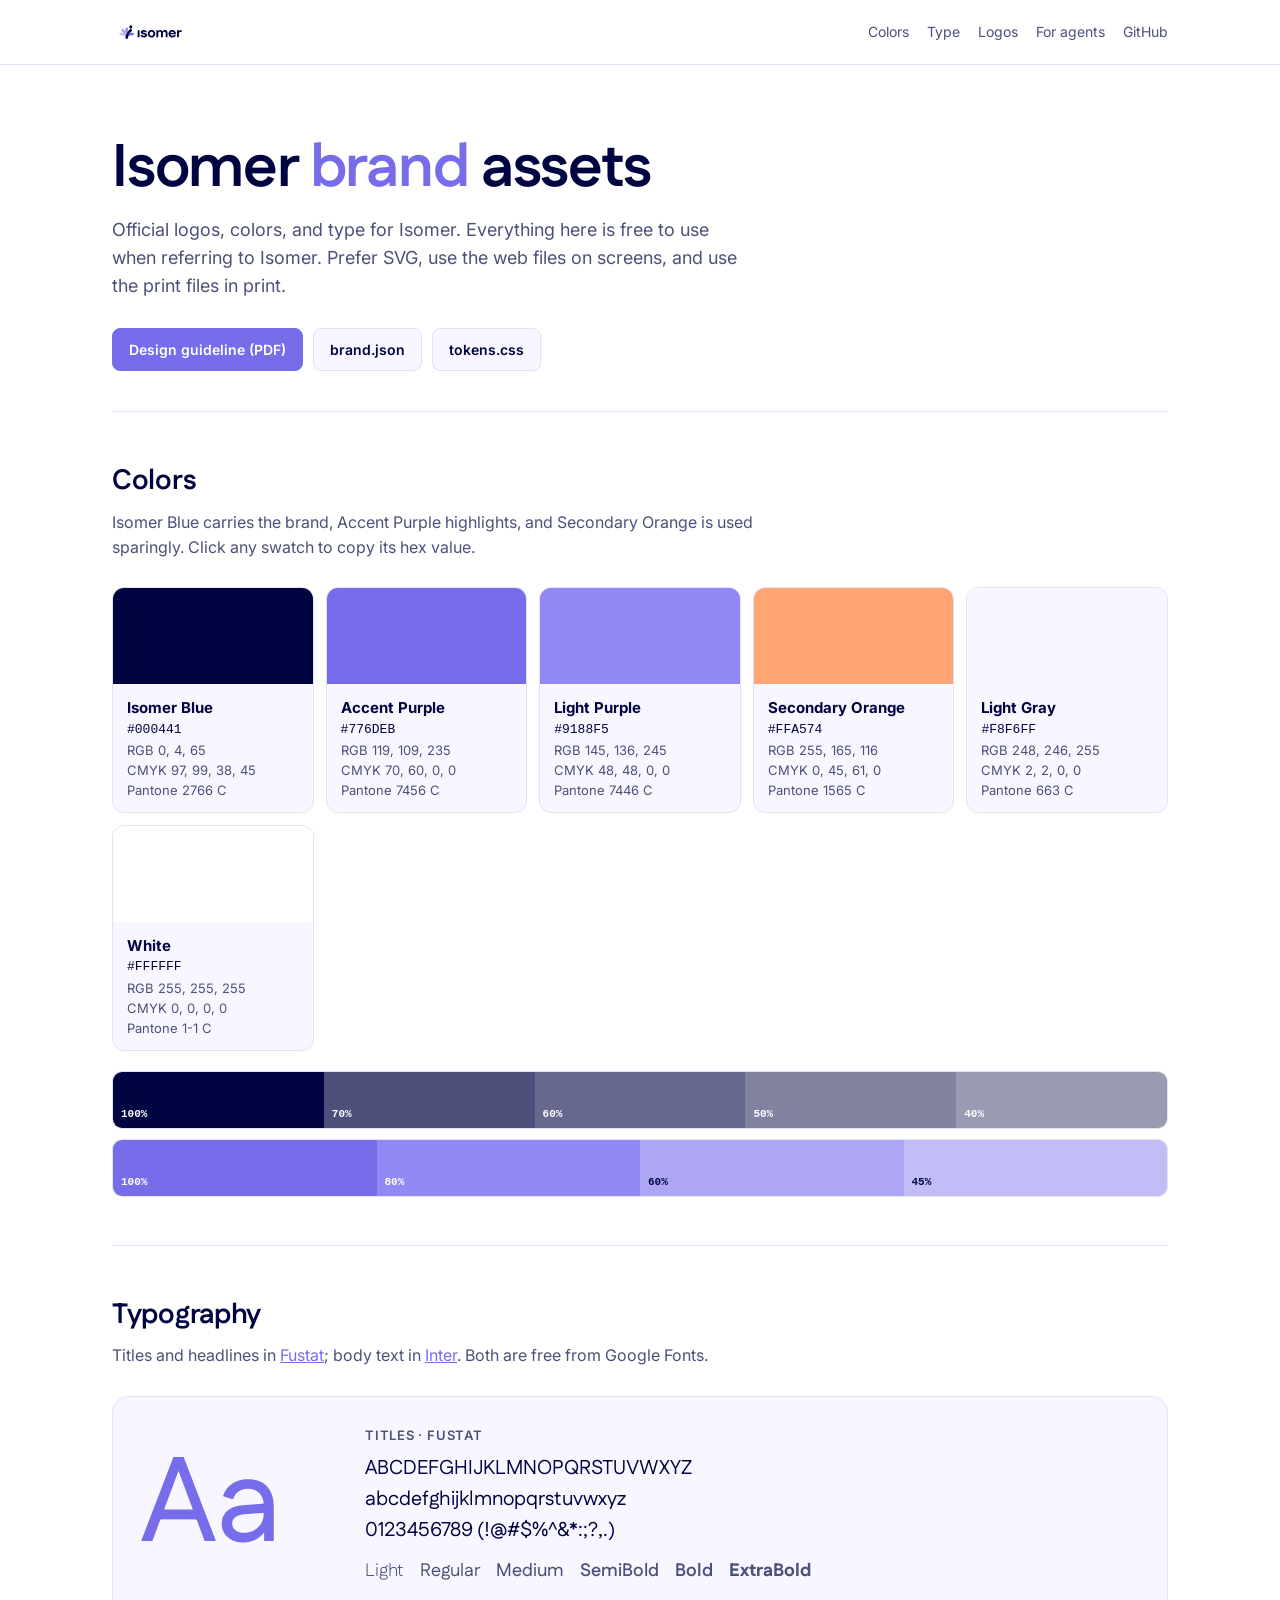
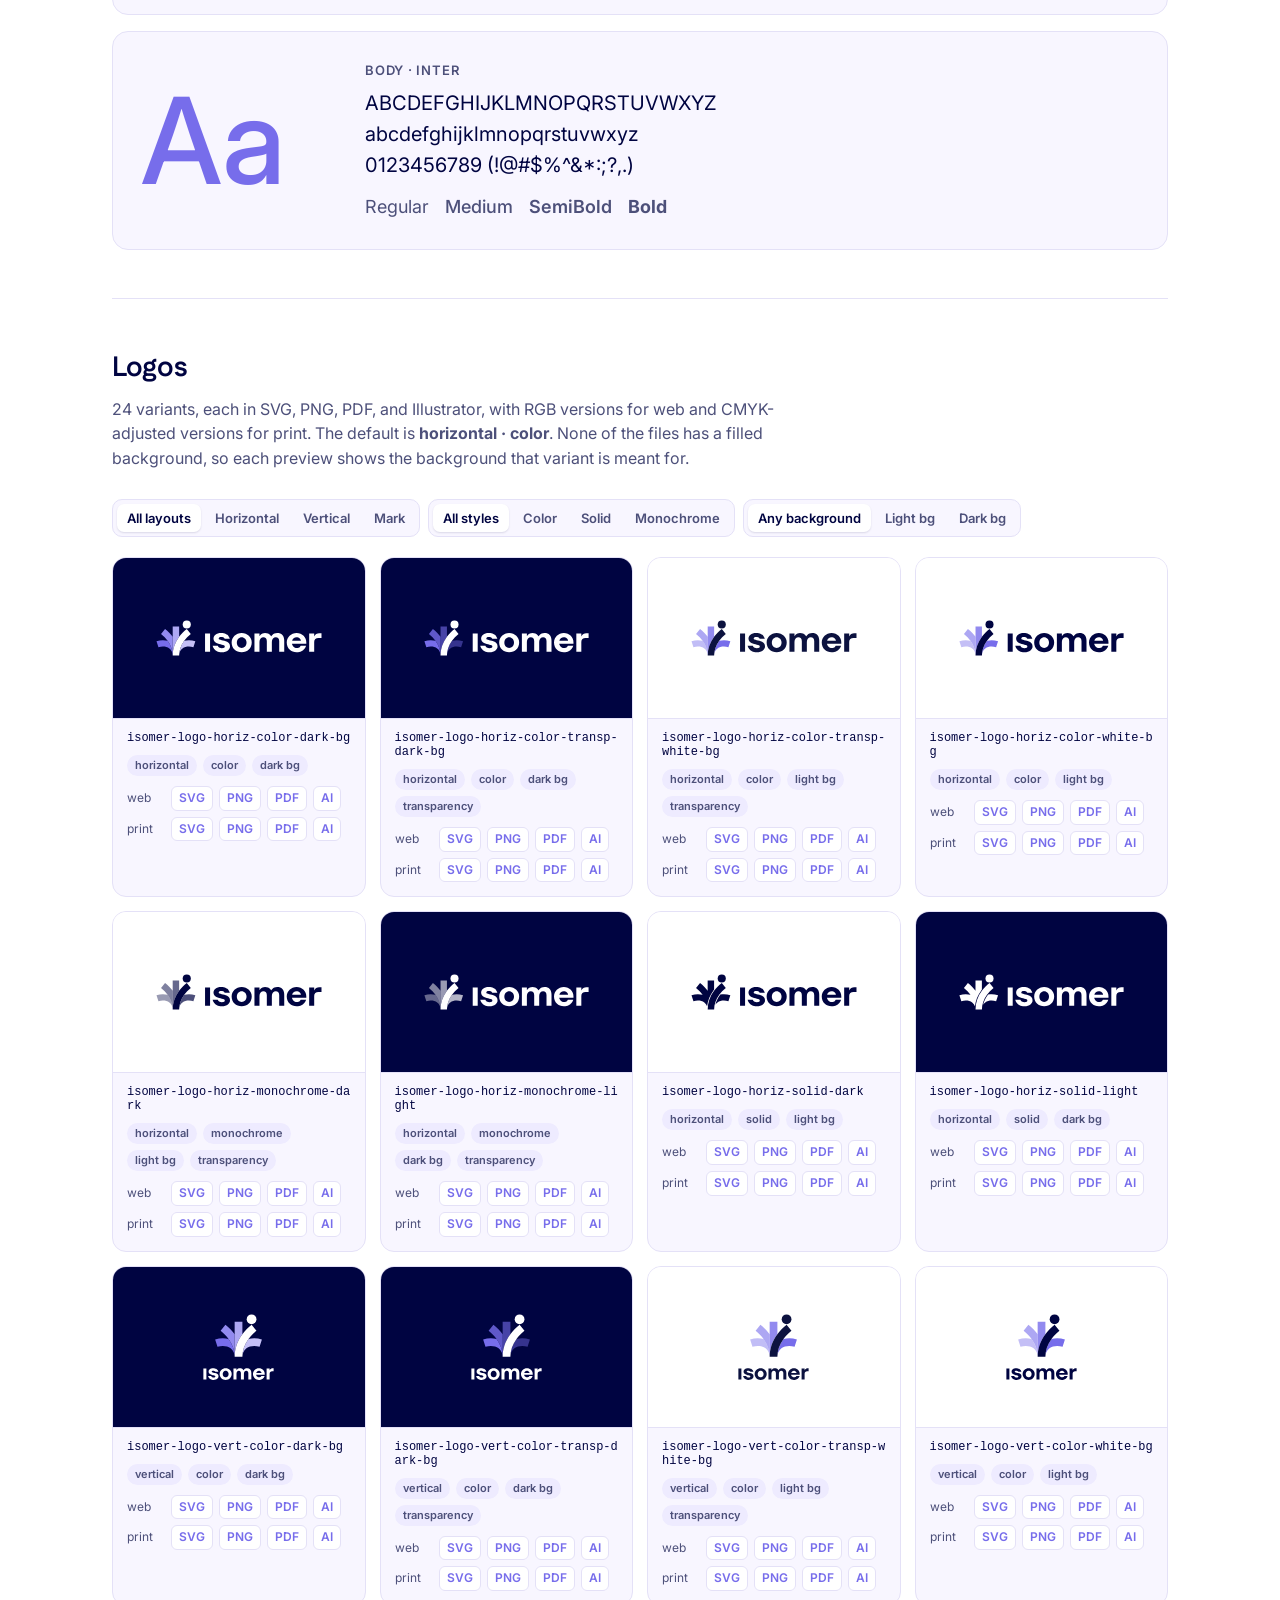
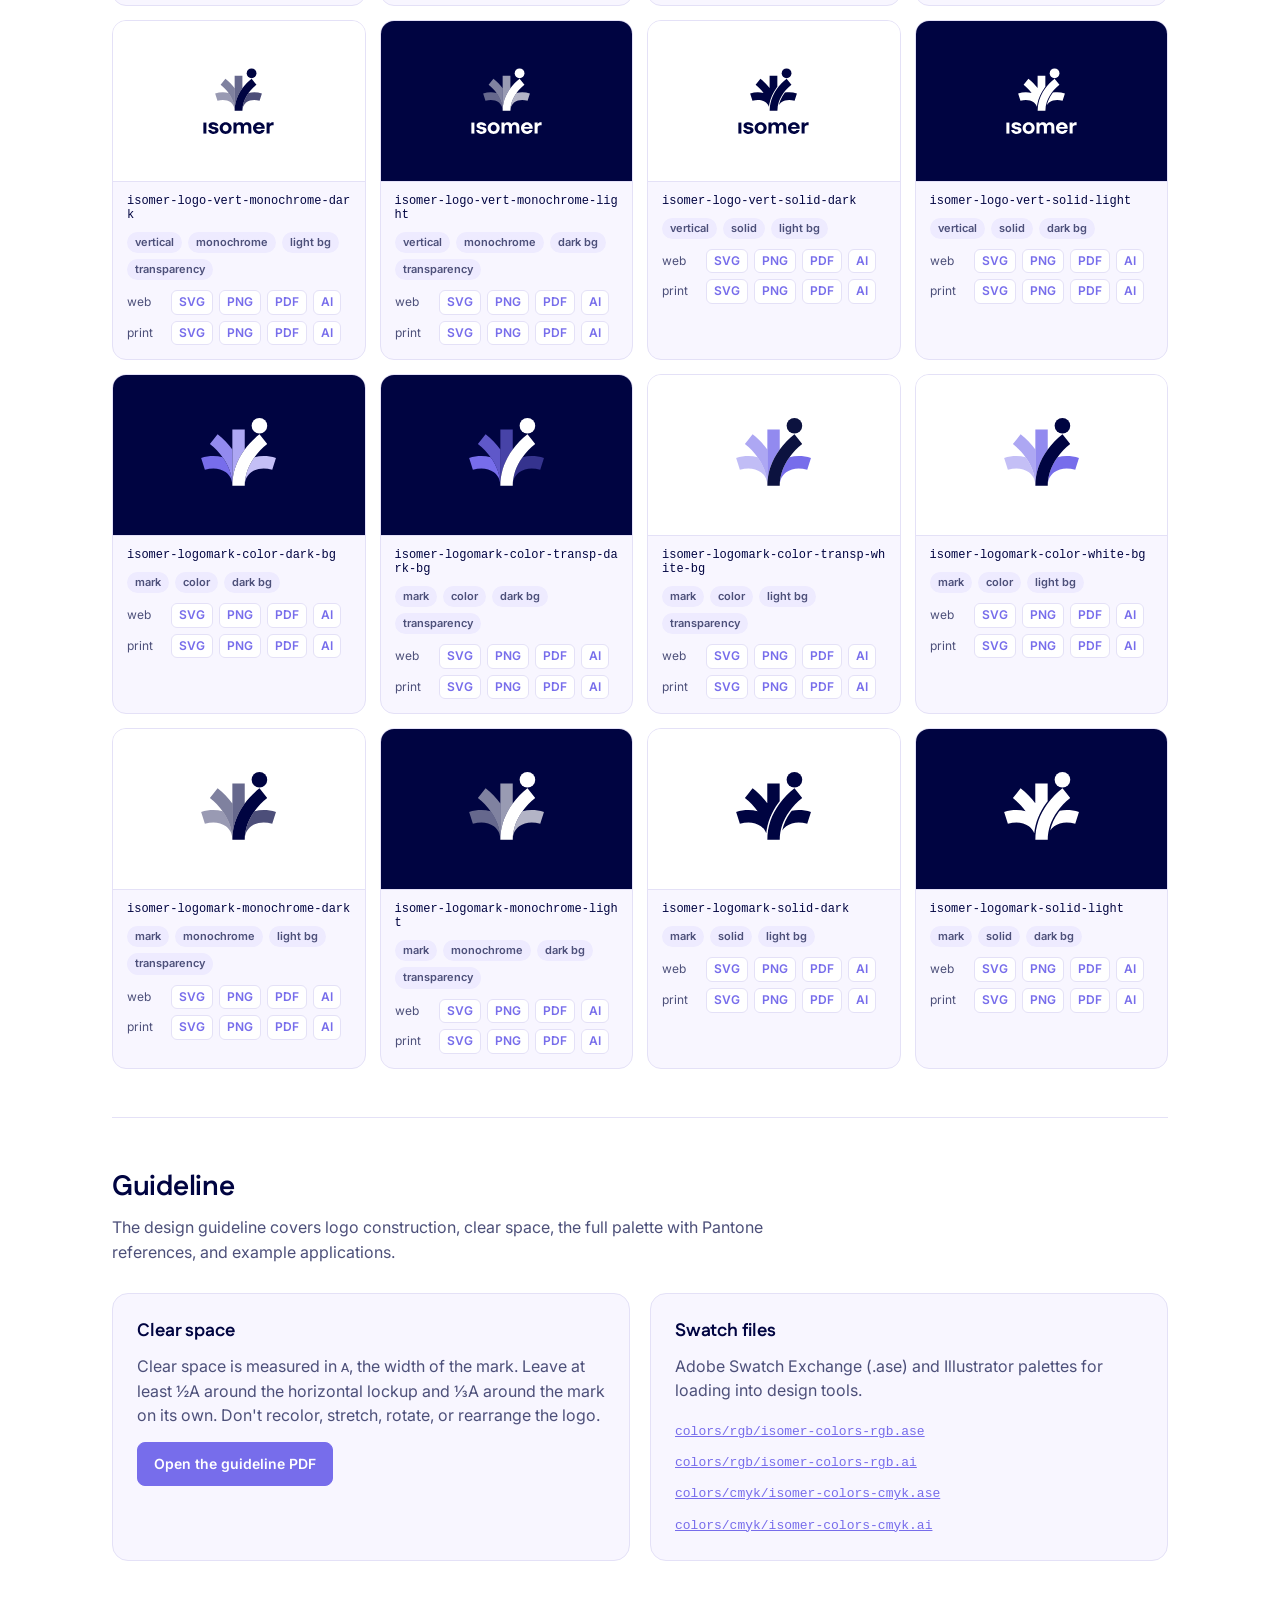
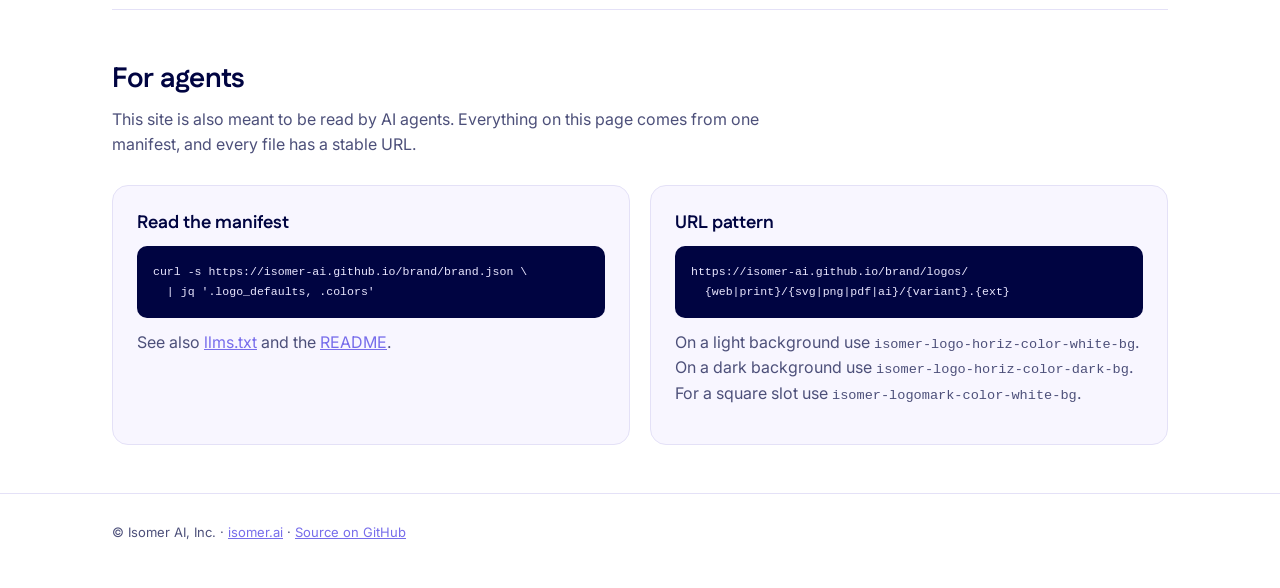
<file: index.html>
<!doctype html>
<html lang="en">
<head>
<meta charset="utf-8">
<meta name="viewport" content="width=device-width, initial-scale=1">
<title>Isomer Brand</title>
<meta name="description" content="Official Isomer logos, colors, and typography. Machine-readable manifest at brand.json.">
<link rel="icon" type="image/svg+xml" href="logos/web/svg/isomer-logomark-color-white-bg.svg">
<link rel="alternate" type="application/json" href="brand.json" title="Isomer brand manifest">
<link rel="preconnect" href="https://fonts.googleapis.com">
<link rel="preconnect" href="https://fonts.gstatic.com" crossorigin>
<link href="https://fonts.googleapis.com/css2?family=Fustat:wght@200..800&family=Inter:wght@300..800&display=swap" rel="stylesheet">
<style>
  :root {
    --blue: #000441;
    --purple: #776DEB;
    --purple-light: #9188F5;
    --orange: #FFA574;
    --gray: #F8F6FF;

    --bg: #FFFFFF;
    --surface: #F8F6FF;
    --ink: #000441;
    --muted: #4D507A;
    --line: #E4E1F7;
    --chip: #EEEBFF;
    --tile-light: #FFFFFF;
    --tile-dark: #000441;
    color-scheme: light;
  }
  @media (prefers-color-scheme: dark) {
    :root:not([data-theme="light"]) {
      --bg: #04072B;
      --surface: #0B0F3D;
      --ink: #F2F0FF;
      --muted: #A9ABC8;
      --line: #1F2458;
      --chip: #171C52;
      --tile-light: #F8F6FF;
      --tile-dark: #000441;
      color-scheme: dark;
    }
  }
  :root[data-theme="dark"] {
    --bg: #04072B;
    --surface: #0B0F3D;
    --ink: #F2F0FF;
    --muted: #A9ABC8;
    --line: #1F2458;
    --chip: #171C52;
    --tile-light: #F8F6FF;
    --tile-dark: #000441;
    color-scheme: dark;
  }

  * { box-sizing: border-box; }
  html { -webkit-text-size-adjust: 100%; }
  body {
    margin: 0;
    background: var(--bg);
    color: var(--ink);
    font-family: "Inter", system-ui, -apple-system, "Segoe UI", sans-serif;
    font-size: 16px;
    line-height: 1.55;
  }
  a { color: var(--purple); }
  h1, h2, h3, .type .aa.display { font-family: "Fustat", system-ui, -apple-system, "Segoe UI", sans-serif; }
  code, pre { font-family: ui-monospace, SFMono-Regular, Menlo, monospace; font-size: 0.85em; }

  .wrap { max-width: 1120px; margin: 0 auto; padding: 0 16px; }
  @media (min-width: 720px) { .wrap { padding: 0 32px; } }

  header.top {
    border-bottom: 1px solid var(--line);
    position: sticky; top: 0; z-index: 5;
    background: color-mix(in srgb, var(--bg) 88%, transparent);
    backdrop-filter: blur(10px);
  }
  header.top .wrap { display: flex; align-items: center; gap: 16px; height: 64px; }
  header.top img { height: 28px; display: block; }
  header.top nav { margin-left: auto; display: flex; gap: 18px; font-size: 14px; }
  header.top nav a { color: var(--muted); text-decoration: none; }
  header.top nav a:hover { color: var(--ink); }
  @media (max-width: 640px) { header.top nav .opt { display: none; } }
  .logo-dark-mode { display: none !important; }
  @media (prefers-color-scheme: dark) {
    :root:not([data-theme="light"]) .logo-light-mode { display: none !important; }
    :root:not([data-theme="light"]) .logo-dark-mode { display: block !important; }
  }
  :root[data-theme="dark"] .logo-light-mode { display: none !important; }
  :root[data-theme="dark"] .logo-dark-mode { display: block !important; }

  .hero { padding: 72px 0 40px; }
  .hero h1 { font-size: clamp(36px, 6vw, 60px); line-height: 1.05; margin: 0 0 16px; font-weight: 700; letter-spacing: -0.02em; }
  .hero h1 span { color: var(--purple); }
  .hero p { max-width: 640px; color: var(--muted); font-size: 18px; margin: 0; }
  .hero .actions { display: flex; flex-wrap: wrap; gap: 10px; margin-top: 28px; }
  .btn {
    display: inline-flex; align-items: center; gap: 8px;
    padding: 10px 16px; border-radius: 8px; font-weight: 600; font-size: 14px;
    text-decoration: none; border: 1px solid var(--line); color: var(--ink); background: var(--surface);
  }
  .btn.primary { background: var(--purple); border-color: var(--purple); color: #fff; }

  section { padding: 48px 0; border-top: 1px solid var(--line); }
  section h2 { font-size: 28px; margin: 0 0 6px; letter-spacing: -0.01em; }
  section .lede { color: var(--muted); margin: 0 0 28px; max-width: 680px; }

  /* Colors */
  .swatches { display: grid; grid-template-columns: repeat(auto-fill, minmax(170px, 1fr)); gap: 12px; }
  .swatch { border: 1px solid var(--line); border-radius: 12px; overflow: hidden; background: var(--surface); cursor: pointer; text-align: left; padding: 0; font: inherit; color: inherit; }
  .swatch .chip { height: 96px; }
  .swatch .meta { padding: 12px 14px; font-size: 13px; color: var(--muted); }
  .swatch .meta b { display: block; color: var(--ink); font-size: 15px; }
  .swatch .meta .hex { font-family: ui-monospace, Menlo, monospace; color: var(--ink); }
  .tints { margin-top: 20px; display: grid; gap: 10px; }
  .tint-row { display: flex; border-radius: 10px; overflow: hidden; border: 1px solid var(--line); }
  .tint-row button { flex: 1; min-width: 0; height: 56px; border: 0; cursor: pointer; font: 600 11px ui-monospace, Menlo, monospace; display: flex; align-items: flex-end; padding: 8px; }

  /* Type */
  .type { display: grid; gap: 24px; grid-template-columns: 1fr; align-items: center; background: var(--surface); border: 1px solid var(--line); border-radius: 16px; padding: 28px; margin-top: 16px; }
  .type .role { display: block; font-size: 13px; font-weight: 600; color: var(--muted); text-transform: uppercase; letter-spacing: 0.06em; margin-bottom: 8px; }
  @media (min-width: 720px) { .type { grid-template-columns: 200px 1fr; } }
  .type .aa { font-size: 120px; line-height: 1; font-weight: 500; color: var(--purple); }
  .type .glyphs { font-size: 20px; word-break: break-all; }
  .type .weights { display: flex; flex-wrap: wrap; gap: 16px; margin-top: 12px; color: var(--muted); font-size: 18px; }

  /* Logos */
  .filters { display: flex; flex-wrap: wrap; gap: 8px; margin-bottom: 20px; }
  .filters .group { display: flex; gap: 4px; background: var(--surface); border: 1px solid var(--line); border-radius: 10px; padding: 4px; flex-wrap: wrap; }
  .filters button { border: 0; background: transparent; color: var(--muted); font: 600 13px "Inter", sans-serif; padding: 6px 10px; border-radius: 7px; cursor: pointer; }
  .filters button[aria-pressed="true"] { background: var(--bg); color: var(--ink); box-shadow: 0 1px 2px rgba(0,4,65,.12); }
  .grid { display: grid; grid-template-columns: repeat(auto-fill, minmax(250px, 1fr)); gap: 14px; }
  .card { border: 1px solid var(--line); border-radius: 14px; overflow: hidden; background: var(--surface); display: flex; flex-direction: column; }
  .card .preview { height: 160px; display: flex; align-items: center; justify-content: center; padding: 24px; }
  .card .preview.light { background: var(--tile-light); }
  .card .preview.dark { background: var(--tile-dark); }
  .card .preview img { max-width: 100%; max-height: 100%; }
  .card .body { padding: 12px 14px 14px; border-top: 1px solid var(--line); }
  .card .id { font: 12px ui-monospace, Menlo, monospace; word-break: break-all; margin-bottom: 10px; }
  .card .tags { display: flex; gap: 6px; flex-wrap: wrap; margin-bottom: 10px; }
  .tag { background: var(--chip); color: var(--muted); border-radius: 999px; padding: 2px 8px; font-size: 11px; font-weight: 600; }
  .dl { display: flex; flex-wrap: wrap; gap: 6px; align-items: center; font-size: 12px; }
  .dl span { color: var(--muted); width: 38px; }
  .dl a { text-decoration: none; border: 1px solid var(--line); border-radius: 6px; padding: 2px 7px; font-weight: 600; background: var(--bg); }
  .dl + .dl { margin-top: 6px; }

  /* Guideline + agents */
  .two { display: grid; gap: 20px; grid-template-columns: 1fr; }
  @media (min-width: 860px) { .two { grid-template-columns: 1fr 1fr; } }
  .panel { background: var(--surface); border: 1px solid var(--line); border-radius: 16px; padding: 24px; min-width: 0; }
  .panel h3 { margin: 0 0 8px; font-size: 18px; }
  .panel p { color: var(--muted); margin: 0 0 14px; }
  pre { background: var(--blue); color: #E9E7FF; padding: 16px; border-radius: 10px; overflow-x: auto; margin: 0 0 12px; line-height: 1.5; }
  .files { list-style: none; padding: 0; margin: 0; display: grid; gap: 6px; }
  .files a { font-family: ui-monospace, Menlo, monospace; font-size: 13px; }

  footer { border-top: 1px solid var(--line); padding: 28px 0 48px; color: var(--muted); font-size: 13px; }

  .toast { position: fixed; bottom: 20px; left: 50%; transform: translateX(-50%) translateY(20px); background: var(--blue); color: #fff; padding: 8px 14px; border-radius: 8px; font-size: 13px; opacity: 0; transition: .2s; pointer-events: none; }
  .toast.show { opacity: 1; transform: translateX(-50%) translateY(0); }
</style>
</head>
<body>
<header class="top">
  <div class="wrap">
    <a href="./" aria-label="Isomer brand home">
      <img class="logo-light-mode" src="logos/web/svg/isomer-logo-horiz-color-white-bg.svg" alt="Isomer">
      <img class="logo-dark-mode" src="logos/web/svg/isomer-logo-horiz-color-dark-bg.svg" alt="Isomer">
    </a>
    <nav>
      <a href="#colors">Colors</a>
      <a href="#type" class="opt">Type</a>
      <a href="#logos">Logos</a>
      <a href="#agents">For agents</a>
      <a href="https://github.com/isomer-ai/brand" class="opt">GitHub</a>
    </nav>
  </div>
</header>

<main class="wrap">
  <div class="hero">
    <h1>Isomer <span>brand</span> assets</h1>
    <p>Official logos, colors, and type for Isomer. Everything here is free to use when referring to Isomer. Prefer SVG, use the web files on screens, and use the print files in print.</p>
    <div class="actions">
      <a class="btn primary" href="guidelines/isomer-design-guideline.pdf">Design guideline (PDF)</a>
      <a class="btn" href="brand.json">brand.json</a>
      <a class="btn" href="tokens.css">tokens.css</a>
    </div>
  </div>

  <section id="colors">
    <h2>Colors</h2>
    <p class="lede">Isomer Blue carries the brand, Accent Purple highlights, and Secondary Orange is used sparingly. Click any swatch to copy its hex value.</p>
    <div class="swatches" id="swatches"></div>
    <div class="tints" id="tints"></div>
  </section>

  <section id="type">
    <h2>Typography</h2>
    <p class="lede">Titles and headlines in <a href="https://fonts.google.com/specimen/Fustat">Fustat</a>; body text in <a href="https://fonts.google.com/specimen/Inter">Inter</a>. Both are free from Google Fonts.</p>
    <div class="type">
      <div class="aa display">Aa</div>
      <div>
        <span class="role">Titles · Fustat</span>
        <div class="glyphs" style="font-family:'Fustat', sans-serif">ABCDEFGHIJKLMNOPQRSTUVWXYZ<br>abcdefghijklmnopqrstuvwxyz<br>0123456789 (!@#$%^&amp;*:;?,.)</div>
        <div class="weights" style="font-family:'Fustat', sans-serif">
          <span style="font-weight:300">Light</span>
          <span style="font-weight:400">Regular</span>
          <span style="font-weight:500">Medium</span>
          <span style="font-weight:600">SemiBold</span>
          <span style="font-weight:700">Bold</span>
          <span style="font-weight:800">ExtraBold</span>
        </div>
      </div>
    </div>
    <div class="type">
      <div class="aa" style="font-family:'Inter', sans-serif">Aa</div>
      <div>
        <span class="role">Body · Inter</span>
        <div class="glyphs" style="font-family:'Inter', sans-serif">ABCDEFGHIJKLMNOPQRSTUVWXYZ<br>abcdefghijklmnopqrstuvwxyz<br>0123456789 (!@#$%^&amp;*:;?,.)</div>
        <div class="weights" style="font-family:'Inter', sans-serif">
          <span style="font-weight:400">Regular</span>
          <span style="font-weight:500">Medium</span>
          <span style="font-weight:600">SemiBold</span>
          <span style="font-weight:700">Bold</span>
        </div>
      </div>
    </div>
  </section>

  <section id="logos">
    <h2>Logos</h2>
    <p class="lede">24 variants, each in SVG, PNG, PDF, and Illustrator, with RGB versions for web and CMYK-adjusted versions for print. The default is <b>horizontal · color</b>. None of the files has a filled background, so each preview shows the background that variant is meant for.</p>
    <div class="filters" id="filters"></div>
    <div class="grid" id="grid"></div>
  </section>

  <section id="guideline">
    <h2>Guideline</h2>
    <p class="lede">The design guideline covers logo construction, clear space, the full palette with Pantone references, and example applications.</p>
    <div class="two">
      <div class="panel">
        <h3>Clear space</h3>
        <p>Clear space is measured in <code>A</code>, the width of the mark. Leave at least ½A around the horizontal lockup and ⅓A around the mark on its own. Don't recolor, stretch, rotate, or rearrange the logo.</p>
        <a class="btn primary" href="guidelines/isomer-design-guideline.pdf">Open the guideline PDF</a>
      </div>
      <div class="panel">
        <h3>Swatch files</h3>
        <p>Adobe Swatch Exchange (.ase) and Illustrator palettes for loading into design tools.</p>
        <ul class="files">
          <li><a href="colors/rgb/isomer-colors-rgb.ase">colors/rgb/isomer-colors-rgb.ase</a></li>
          <li><a href="colors/rgb/isomer-colors-rgb.ai">colors/rgb/isomer-colors-rgb.ai</a></li>
          <li><a href="colors/cmyk/isomer-colors-cmyk.ase">colors/cmyk/isomer-colors-cmyk.ase</a></li>
          <li><a href="colors/cmyk/isomer-colors-cmyk.ai">colors/cmyk/isomer-colors-cmyk.ai</a></li>
        </ul>
      </div>
    </div>
  </section>

  <section id="agents">
    <h2>For agents</h2>
    <p class="lede">This site is also meant to be read by AI agents. Everything on this page comes from one manifest, and every file has a stable URL.</p>
    <div class="two">
      <div class="panel">
        <h3>Read the manifest</h3>
<pre><code>curl -s https://isomer-ai.github.io/brand/brand.json \
  | jq '.logo_defaults, .colors'</code></pre>
        <p>See also <a href="llms.txt">llms.txt</a> and the <a href="https://github.com/isomer-ai/brand#readme">README</a>.</p>
      </div>
      <div class="panel">
        <h3>URL pattern</h3>
<pre><code>https://isomer-ai.github.io/brand/logos/
  {web|print}/{svg|png|pdf|ai}/{variant}.{ext}</code></pre>
        <p>On a light background use <code>isomer-logo-horiz-color-white-bg</code>. On a dark background use <code>isomer-logo-horiz-color-dark-bg</code>. For a square slot use <code>isomer-logomark-color-white-bg</code>.</p>
      </div>
    </div>
  </section>
</main>

<footer>
  <div class="wrap">© Isomer AI, Inc. · <a href="https://isomer.ai">isomer.ai</a> · <a href="https://github.com/isomer-ai/brand">Source on GitHub</a></div>
</footer>

<div class="toast" id="toast" role="status" aria-live="polite"></div>

<script>
(async () => {
  const toast = document.getElementById("toast");
  let t;
  const copy = async (text) => {
    try { await navigator.clipboard.writeText(text); toast.textContent = "Copied " + text; }
    catch { toast.textContent = text; }
    toast.classList.add("show"); clearTimeout(t); t = setTimeout(() => toast.classList.remove("show"), 1400);
  };
  const el = (tag, attrs = {}, ...kids) => {
    const n = document.createElement(tag);
    for (const [k, v] of Object.entries(attrs)) k === "style" ? n.style.cssText = v : n.setAttribute(k, v);
    for (const k of kids) n.append(k);
    return n;
  };
  const readable = (hex) => {
    const [r, g, b] = [1, 3, 5].map(i => parseInt(hex.slice(i, i + 2), 16));
    return (0.299 * r + 0.587 * g + 0.114 * b) > 160 ? "#000441" : "#FFFFFF";
  };

  let brand;
  try { brand = await (await fetch("brand.json")).json(); }
  catch { document.getElementById("grid").textContent = "Couldn't load brand.json."; return; }

  const sw = document.getElementById("swatches");
  for (const c of brand.colors) {
    const b = el("button", { class: "swatch", type: "button", title: "Copy " + c.hex },
      el("div", { class: "chip", style: `background:${c.hex}` }),
      el("div", { class: "meta" },
        el("b", {}, c.name),
        el("div", { class: "hex" }, c.hex),
        el("div", {}, `RGB ${c.rgb.join(", ")}`),
        el("div", {}, `CMYK ${c.cmyk.join(", ")}`),
        el("div", {}, `Pantone ${c.pantone}`)));
    b.onclick = () => copy(c.hex);
    sw.append(b);
  }
  const tints = document.getElementById("tints");
  for (const [name, steps] of Object.entries(brand.tints)) {
    const row = el("div", { class: "tint-row", "aria-label": name + " tints" });
    for (const [pct, hex] of Object.entries(steps).sort((a, b) => b[0] - a[0])) {
      const btn = el("button", { type: "button", title: `${name} ${pct}% · ${hex}`, style: `background:${hex};color:${readable(hex)}` }, `${pct}%`);
      btn.onclick = () => copy(hex);
      row.append(btn);
    }
    tints.append(row);
  }

  const state = { layout: "all", style: "all", use_on: "all" };
  const groups = {
    layout: [["all", "All layouts"], ["horizontal", "Horizontal"], ["vertical", "Vertical"], ["mark", "Mark"]],
    style: [["all", "All styles"], ["color", "Color"], ["solid", "Solid"], ["monochrome", "Monochrome"]],
    use_on: [["all", "Any background"], ["light", "Light bg"], ["dark", "Dark bg"]],
  };
  const filters = document.getElementById("filters");
  for (const [key, opts] of Object.entries(groups)) {
    const g = el("div", { class: "group", role: "group" });
    for (const [val, label] of opts) {
      const b = el("button", { type: "button", "aria-pressed": String(state[key] === val) }, label);
      b.onclick = () => {
        state[key] = val;
        g.querySelectorAll("button").forEach(x => x.setAttribute("aria-pressed", String(x === b)));
        render();
      };
      g.append(b);
    }
    filters.append(g);
  }

  const grid = document.getElementById("grid");
  const render = () => {
    grid.replaceChildren();
    for (const v of brand.logos) {
      if (["layout", "style", "use_on"].some(k => state[k] !== "all" && v[k] !== state[k])) continue;
      const rel = (u) => u.replace(brand.base_url, "");
      const rows = ["web", "print"].map(m => {
        const f = v.files[m] || {};
        return el("div", { class: "dl" }, el("span", {}, m),
          ...["svg", "png", "pdf", "ai"].filter(x => f[x]).map(x => el("a", { href: rel(f[x]), download: "" }, x.toUpperCase())));
      });
      const tags = [v.layout, v.style, v.use_on + " bg"].concat(v.transparency ? ["transparency"] : []);
      grid.append(el("div", { class: "card" },
        el("div", { class: "preview " + v.use_on },
          el("img", { src: rel(v.files.web.svg), alt: v.id, loading: "lazy" })),
        el("div", { class: "body" },
          el("div", { class: "id" }, v.id),
          el("div", { class: "tags" }, ...tags.map(x => el("span", { class: "tag" }, x))),
          ...rows)));
    }
    if (!grid.children.length) grid.textContent = "No variants match these filters.";
  };
  render();
})();
</script>
</body>
</html>
</file>
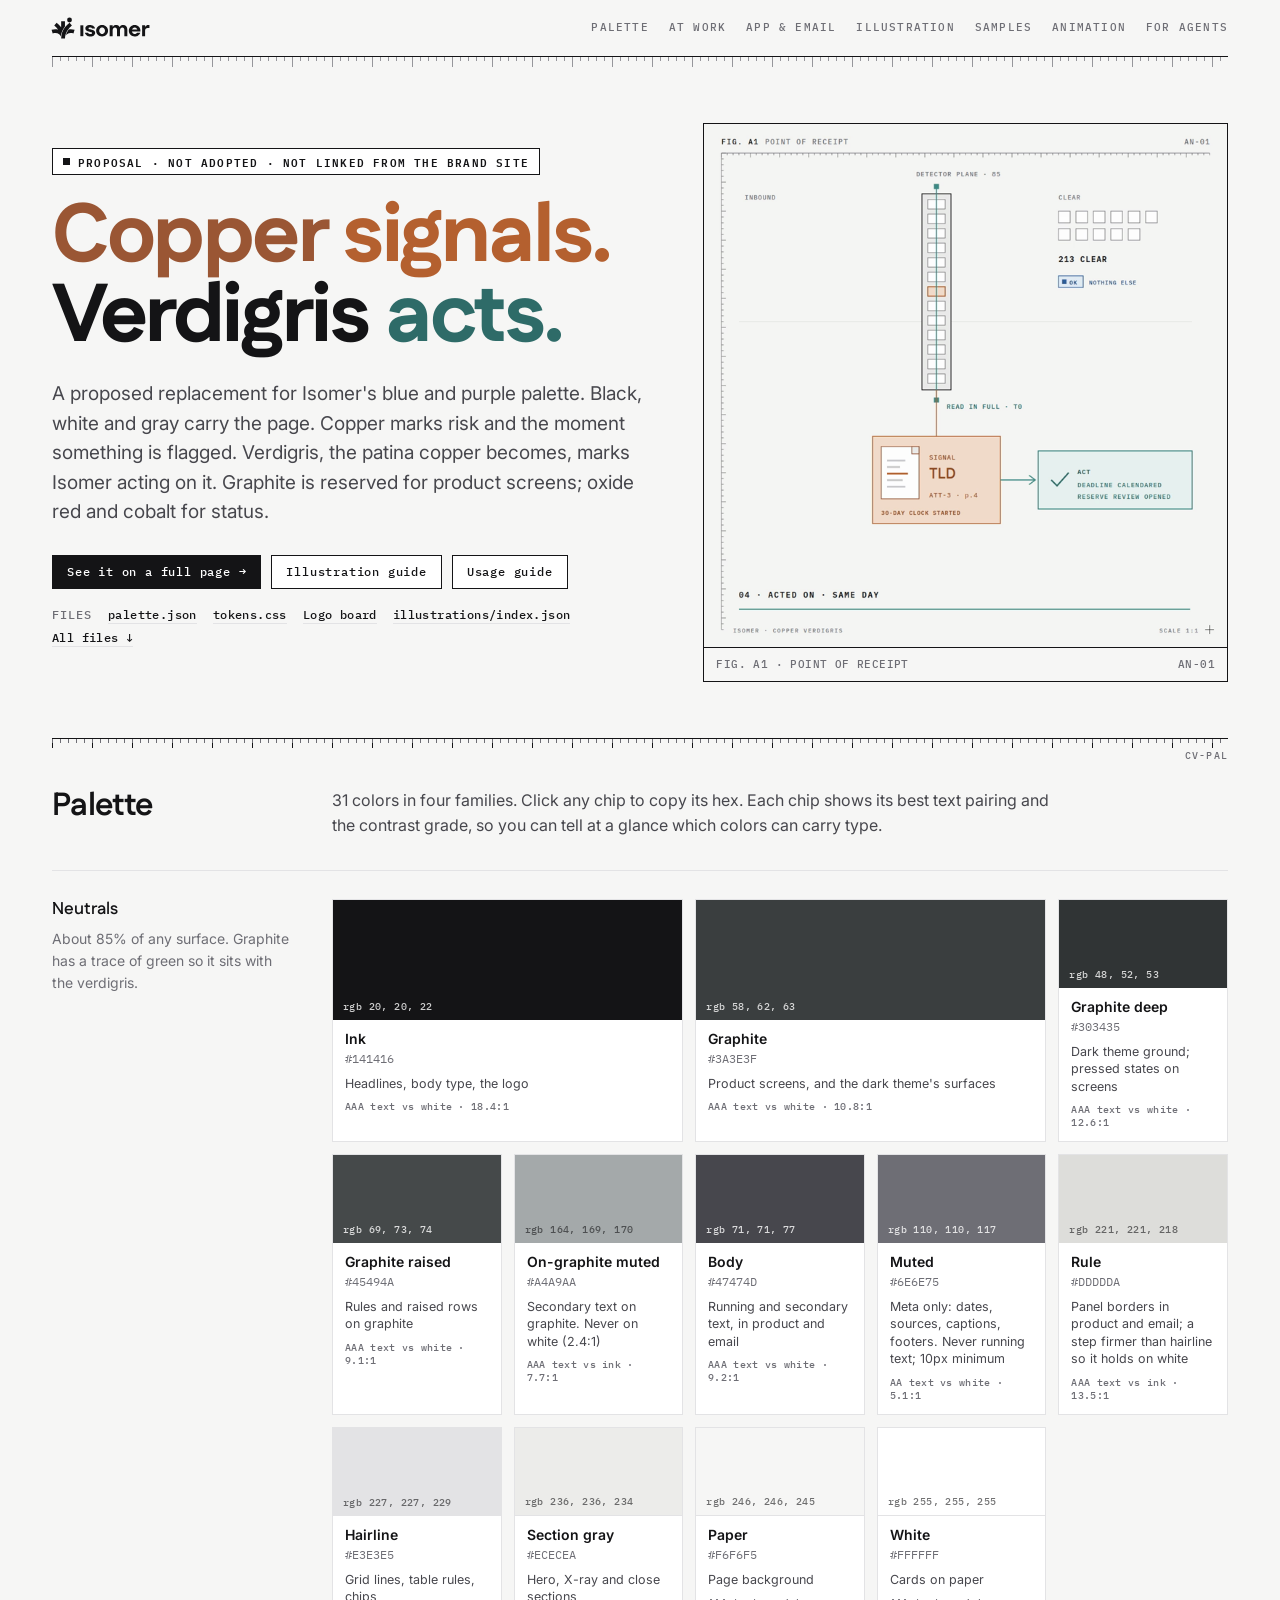
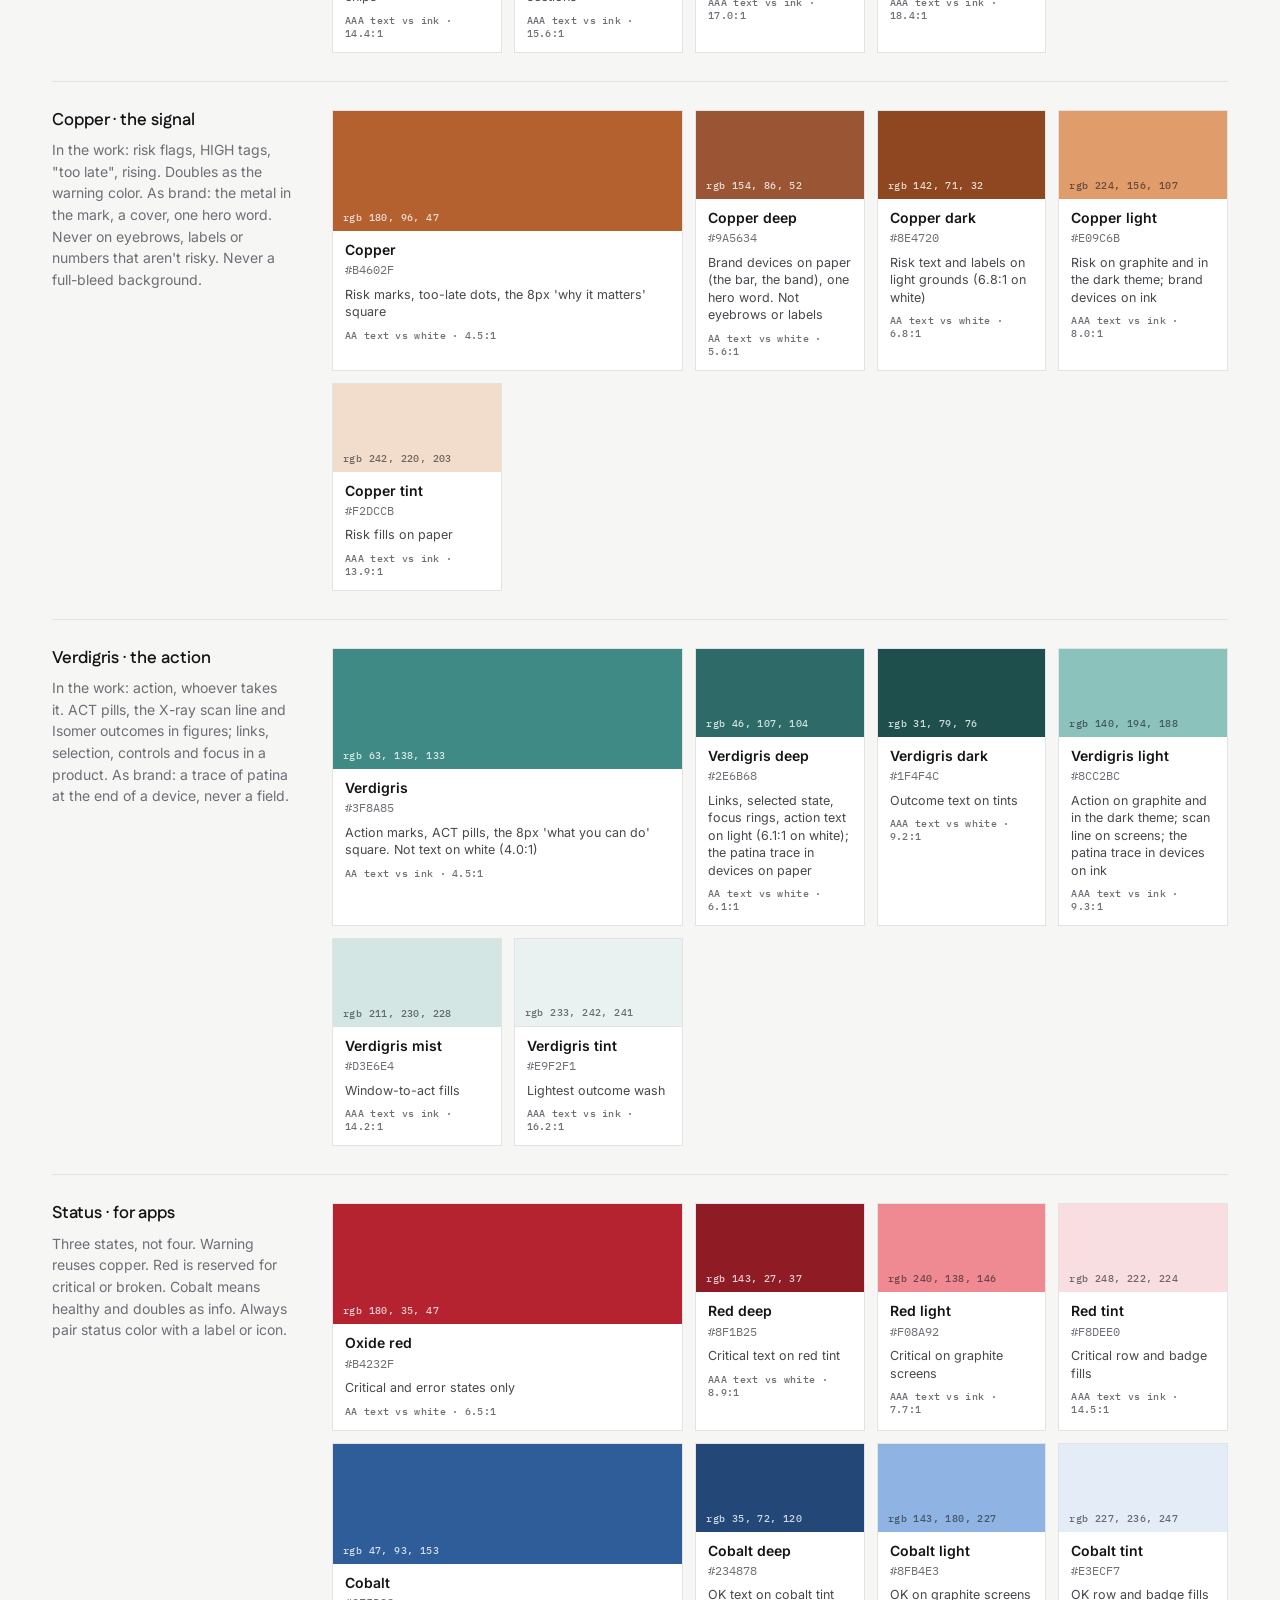
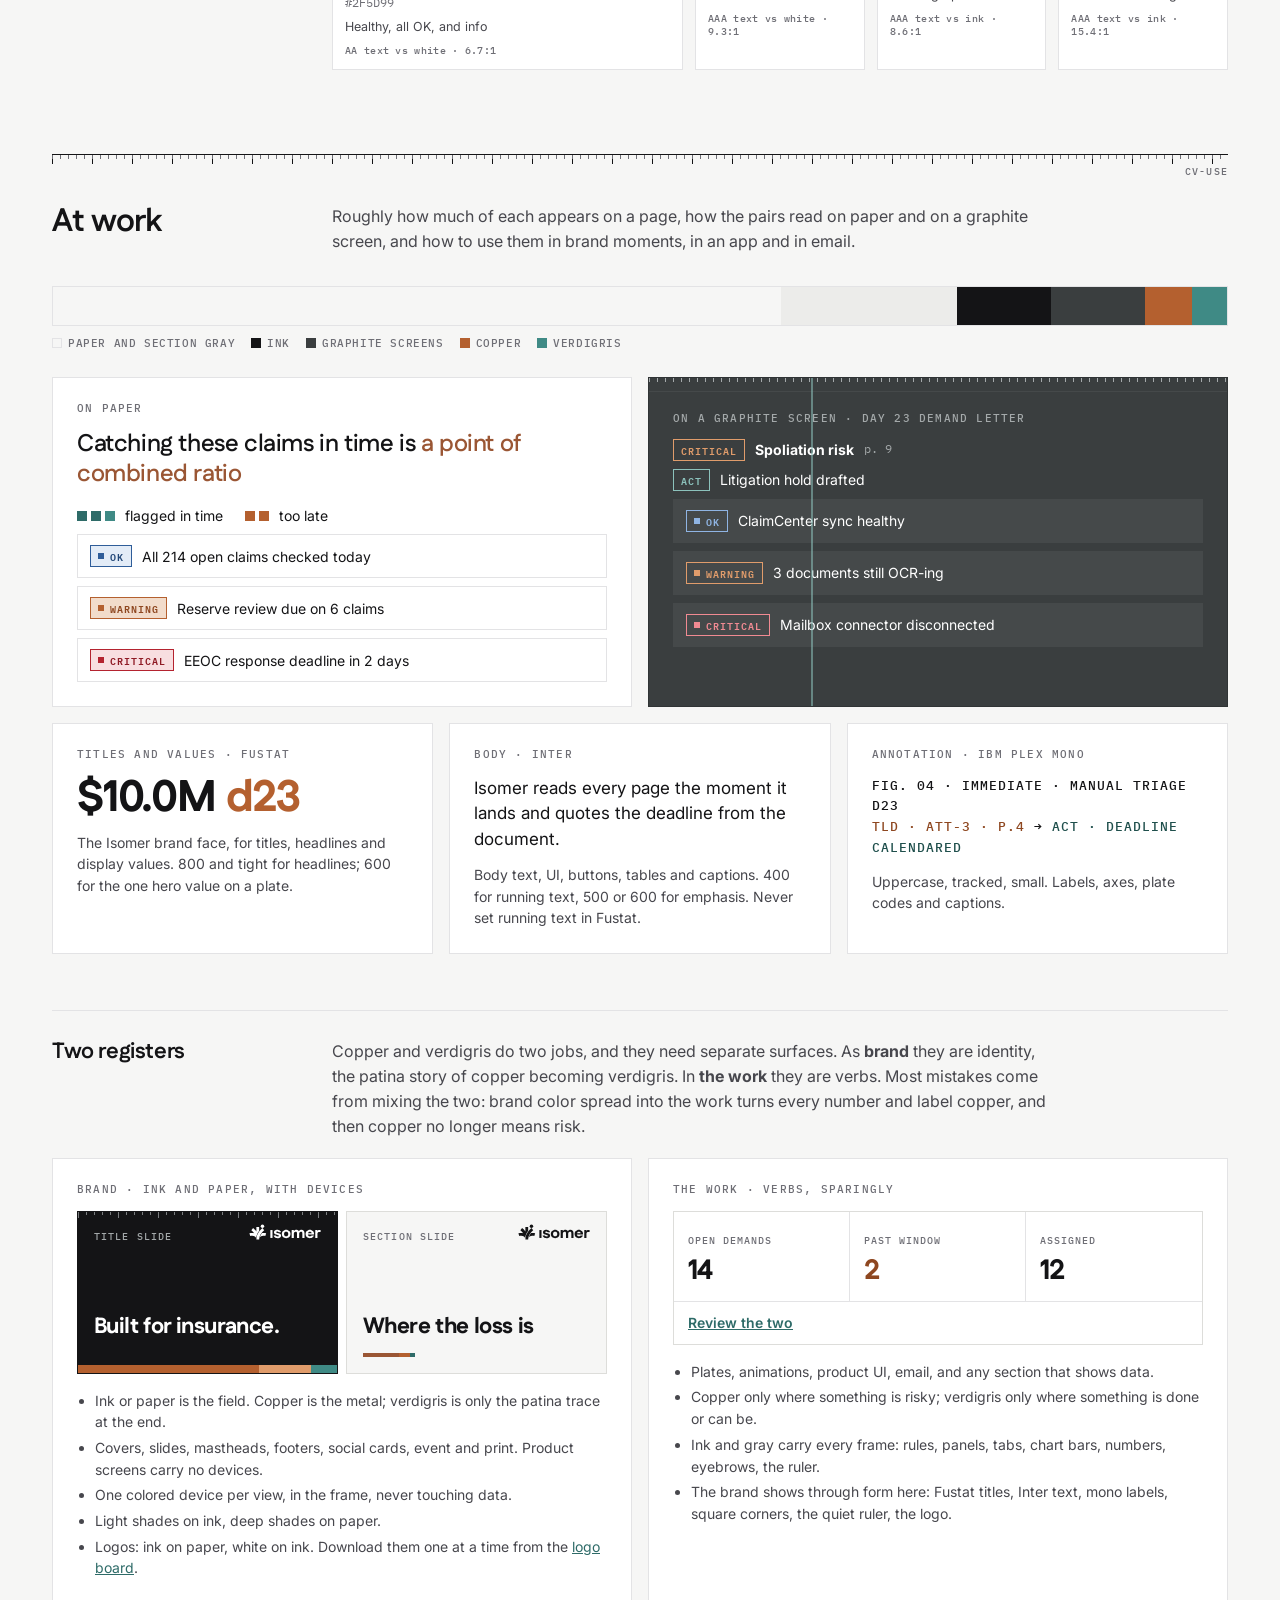
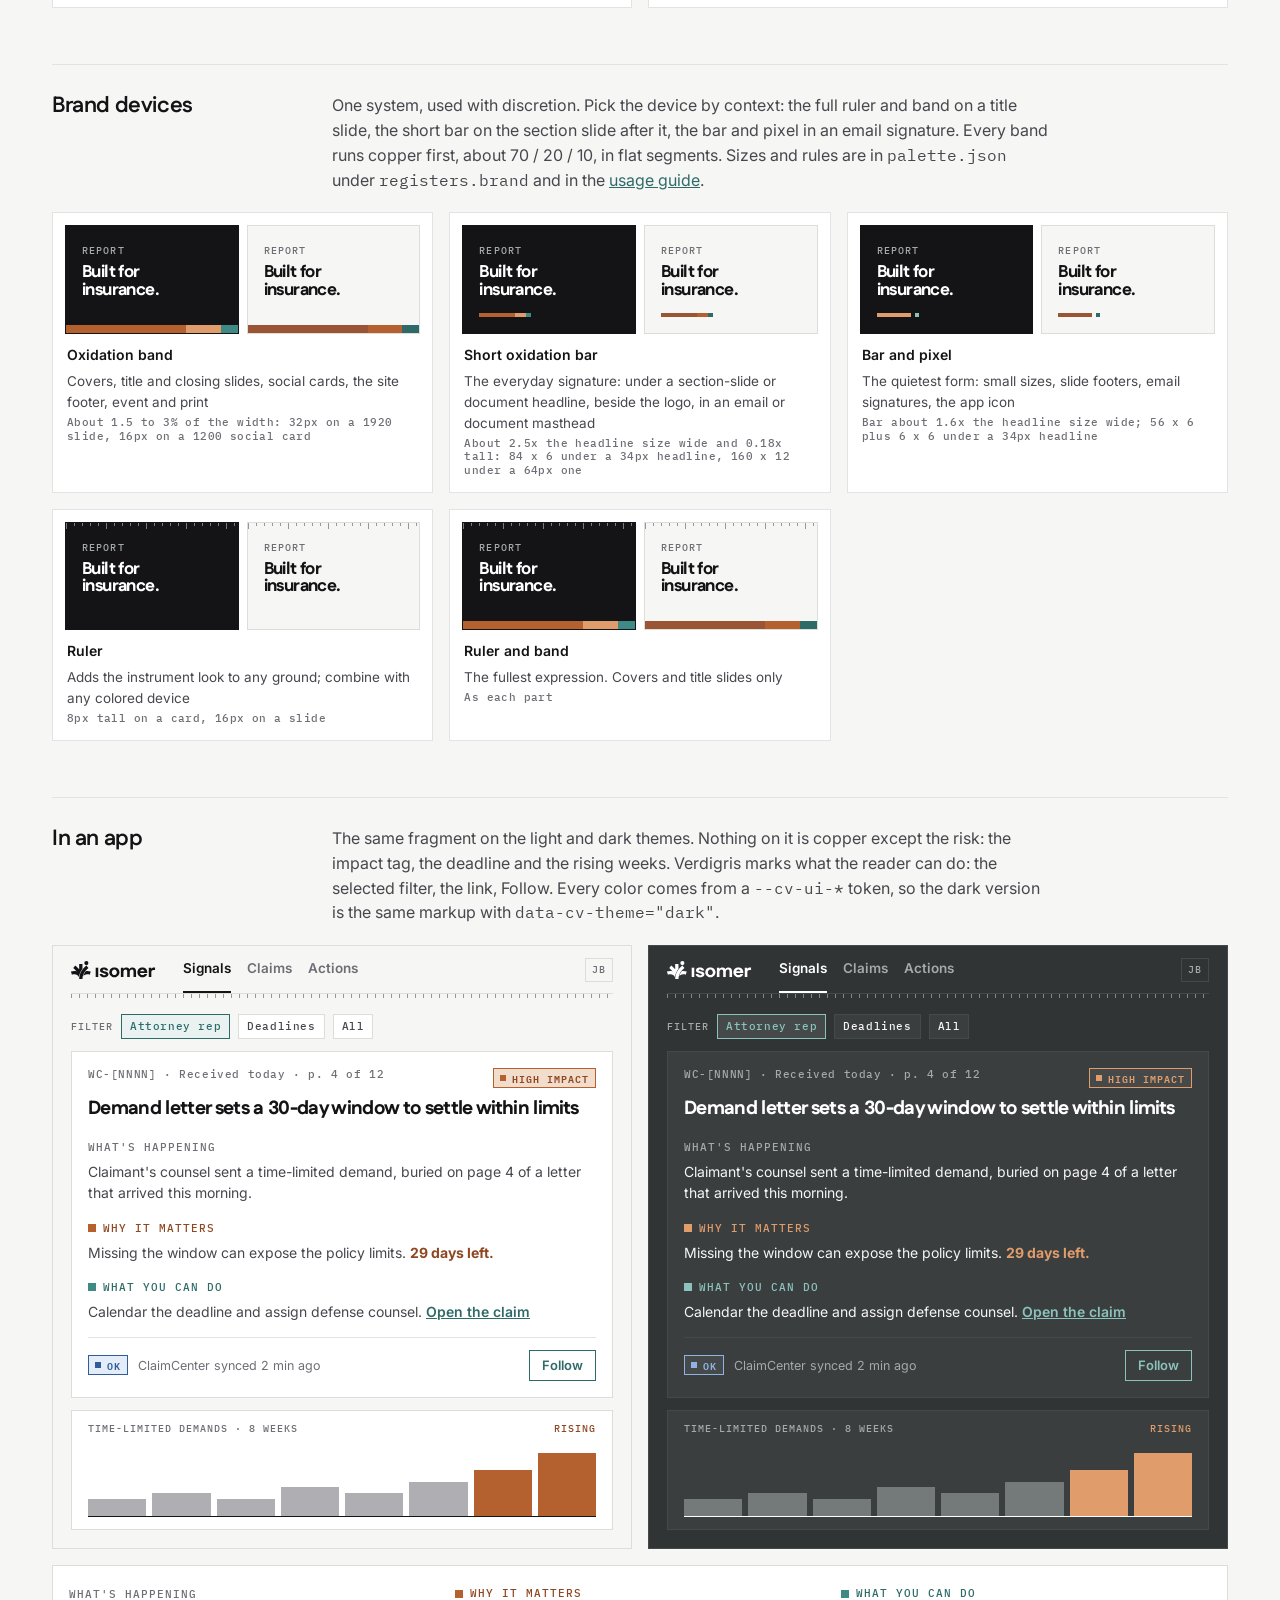
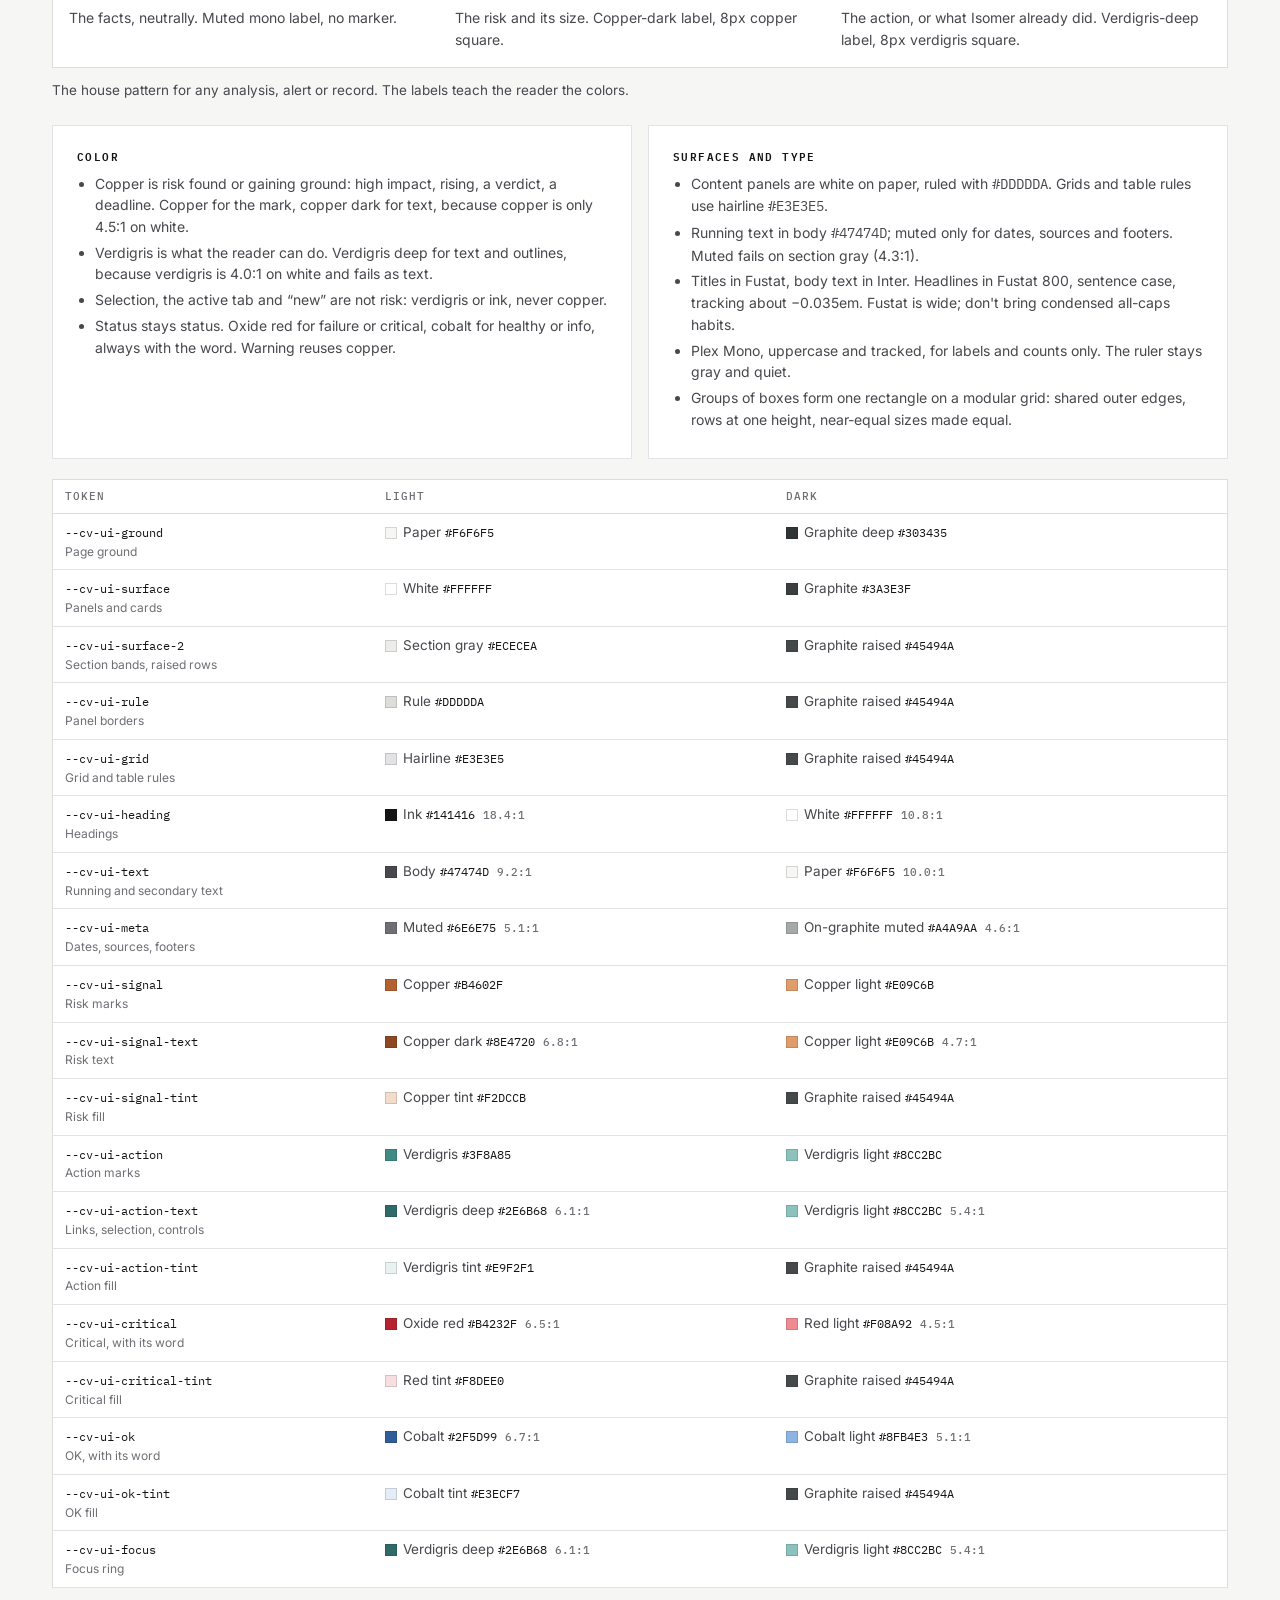
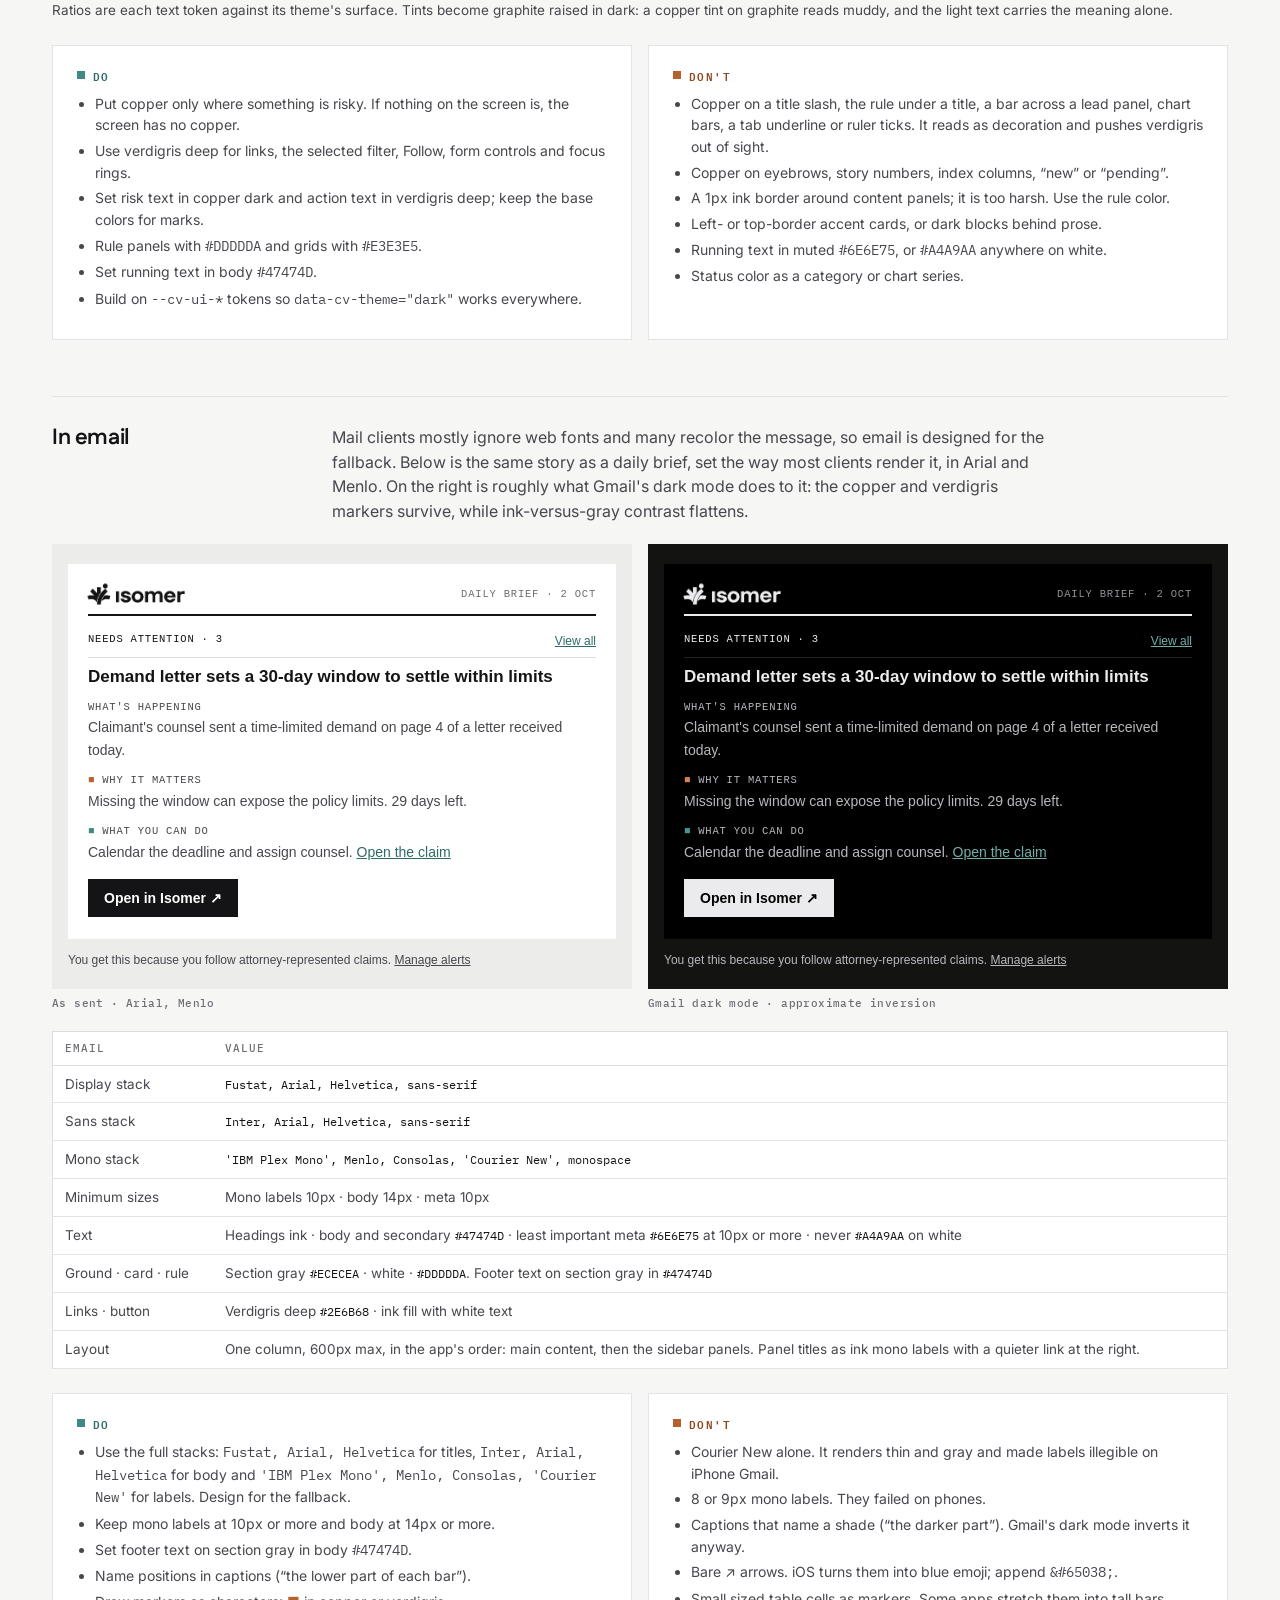
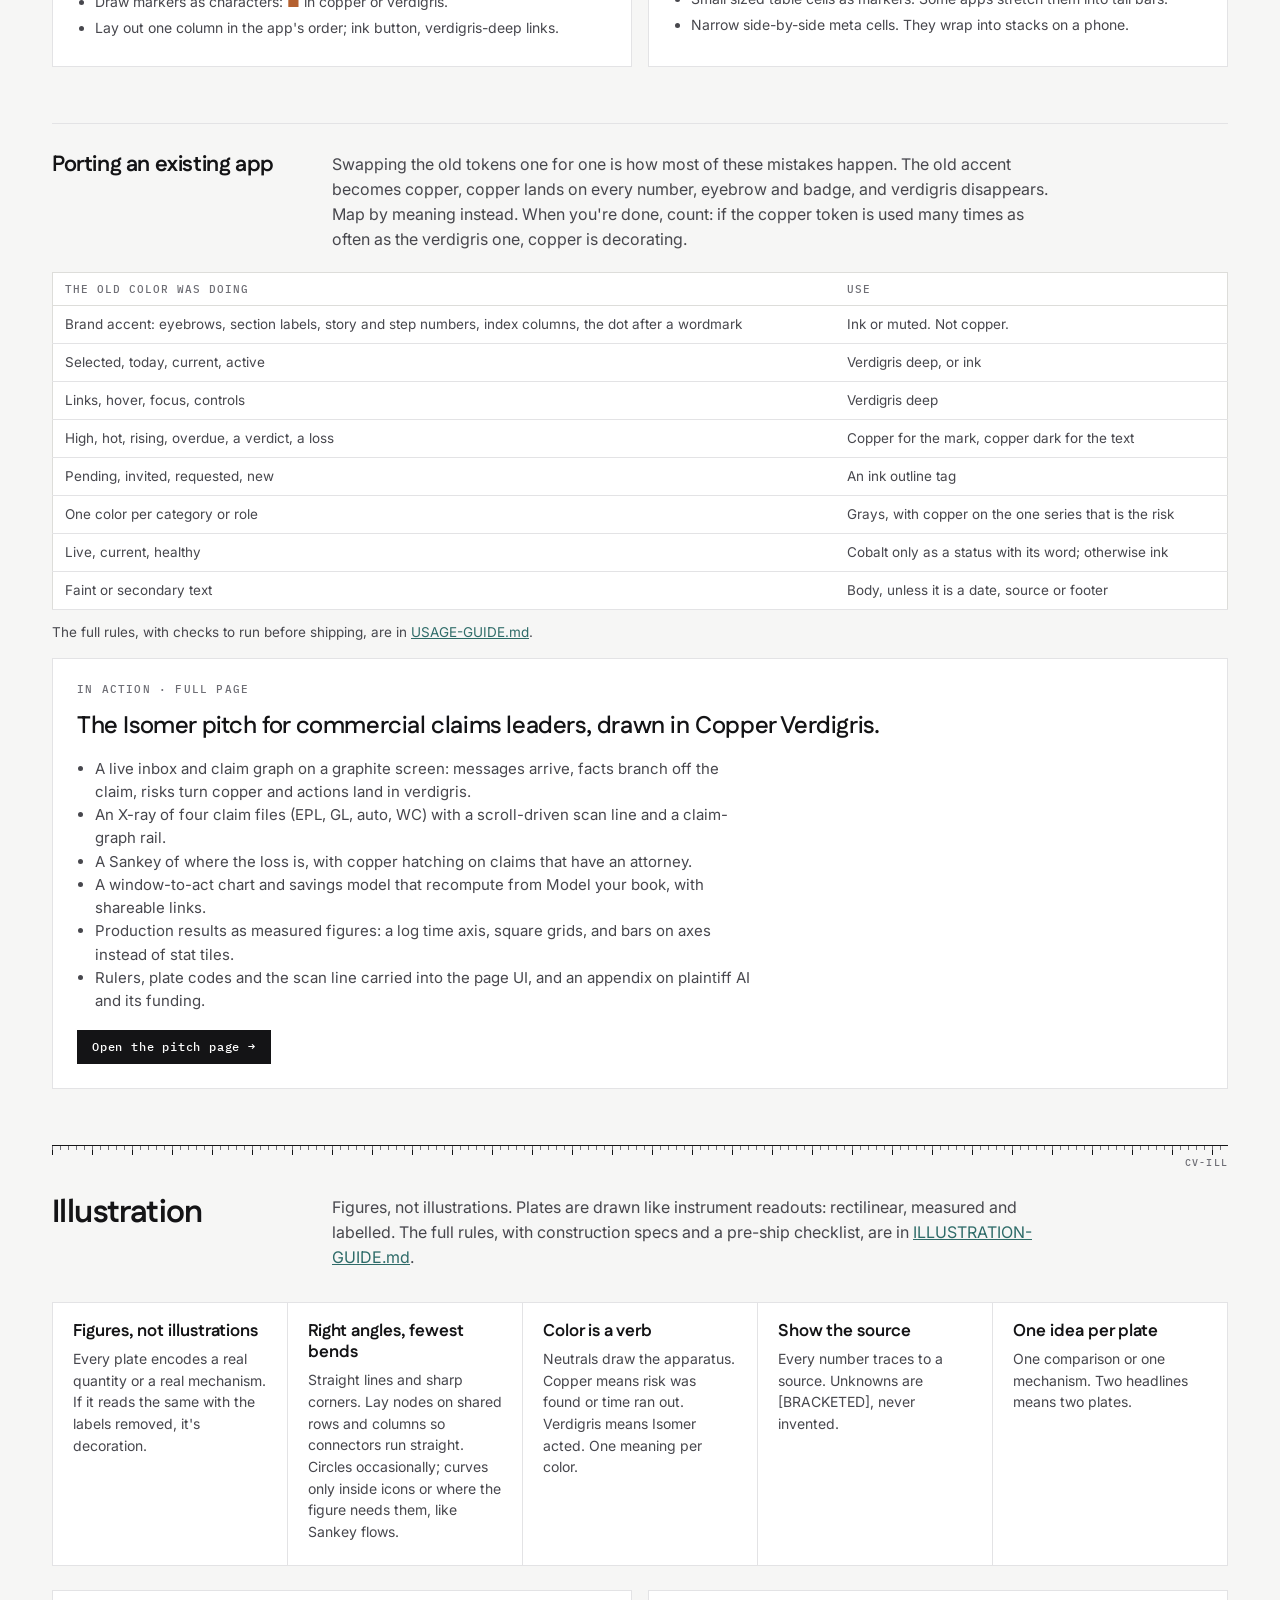
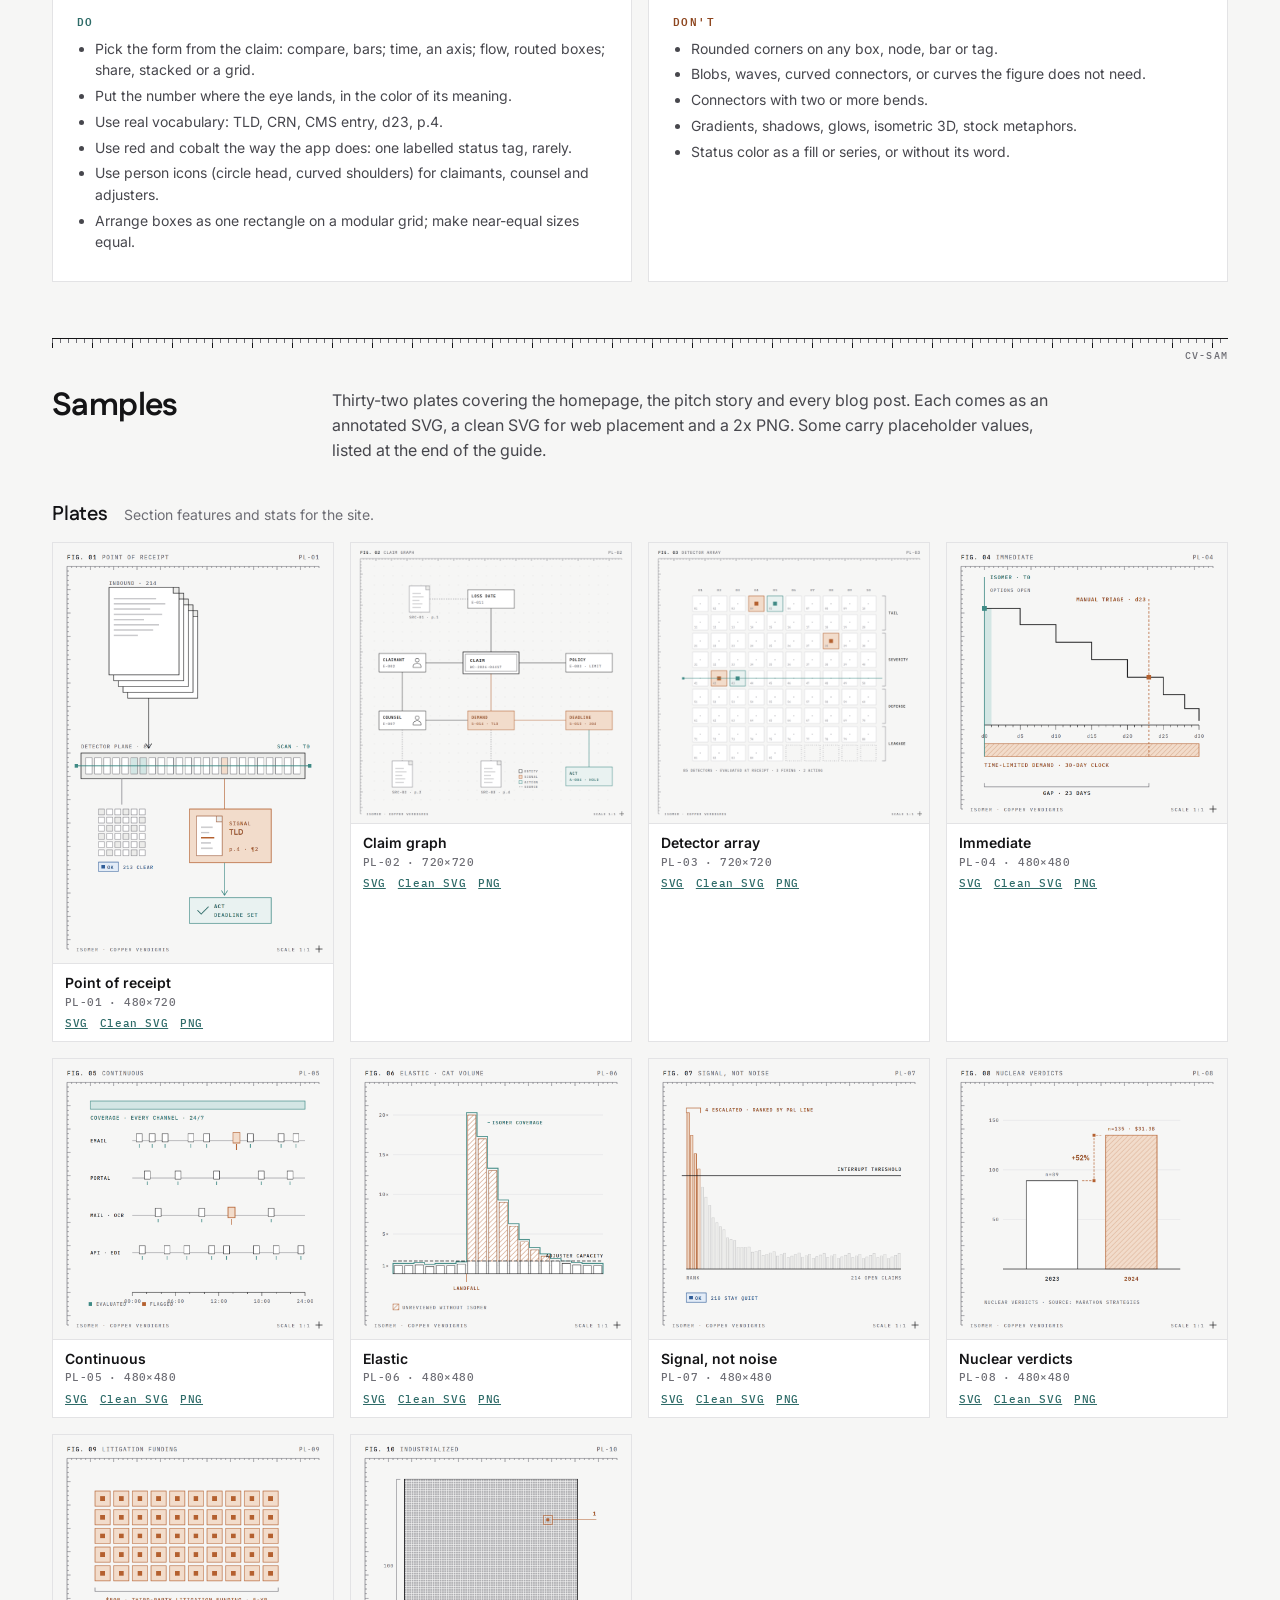
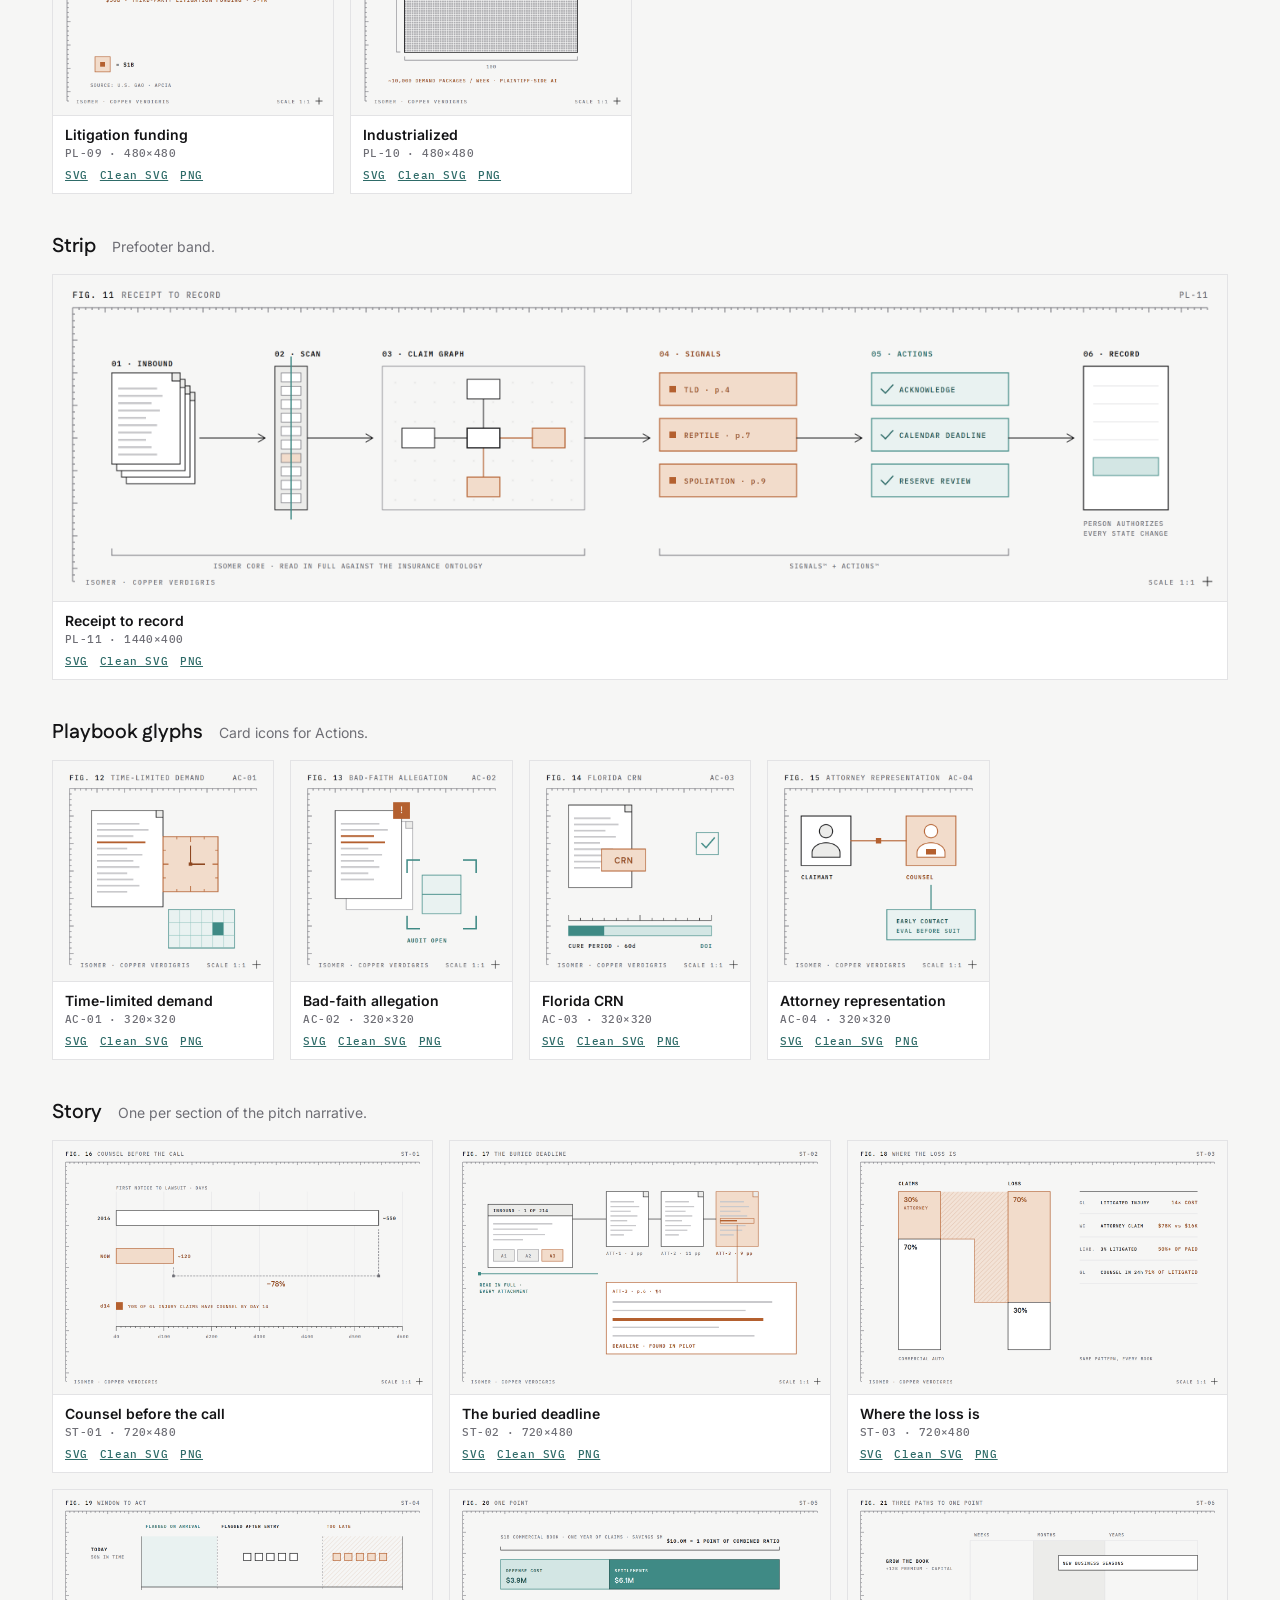
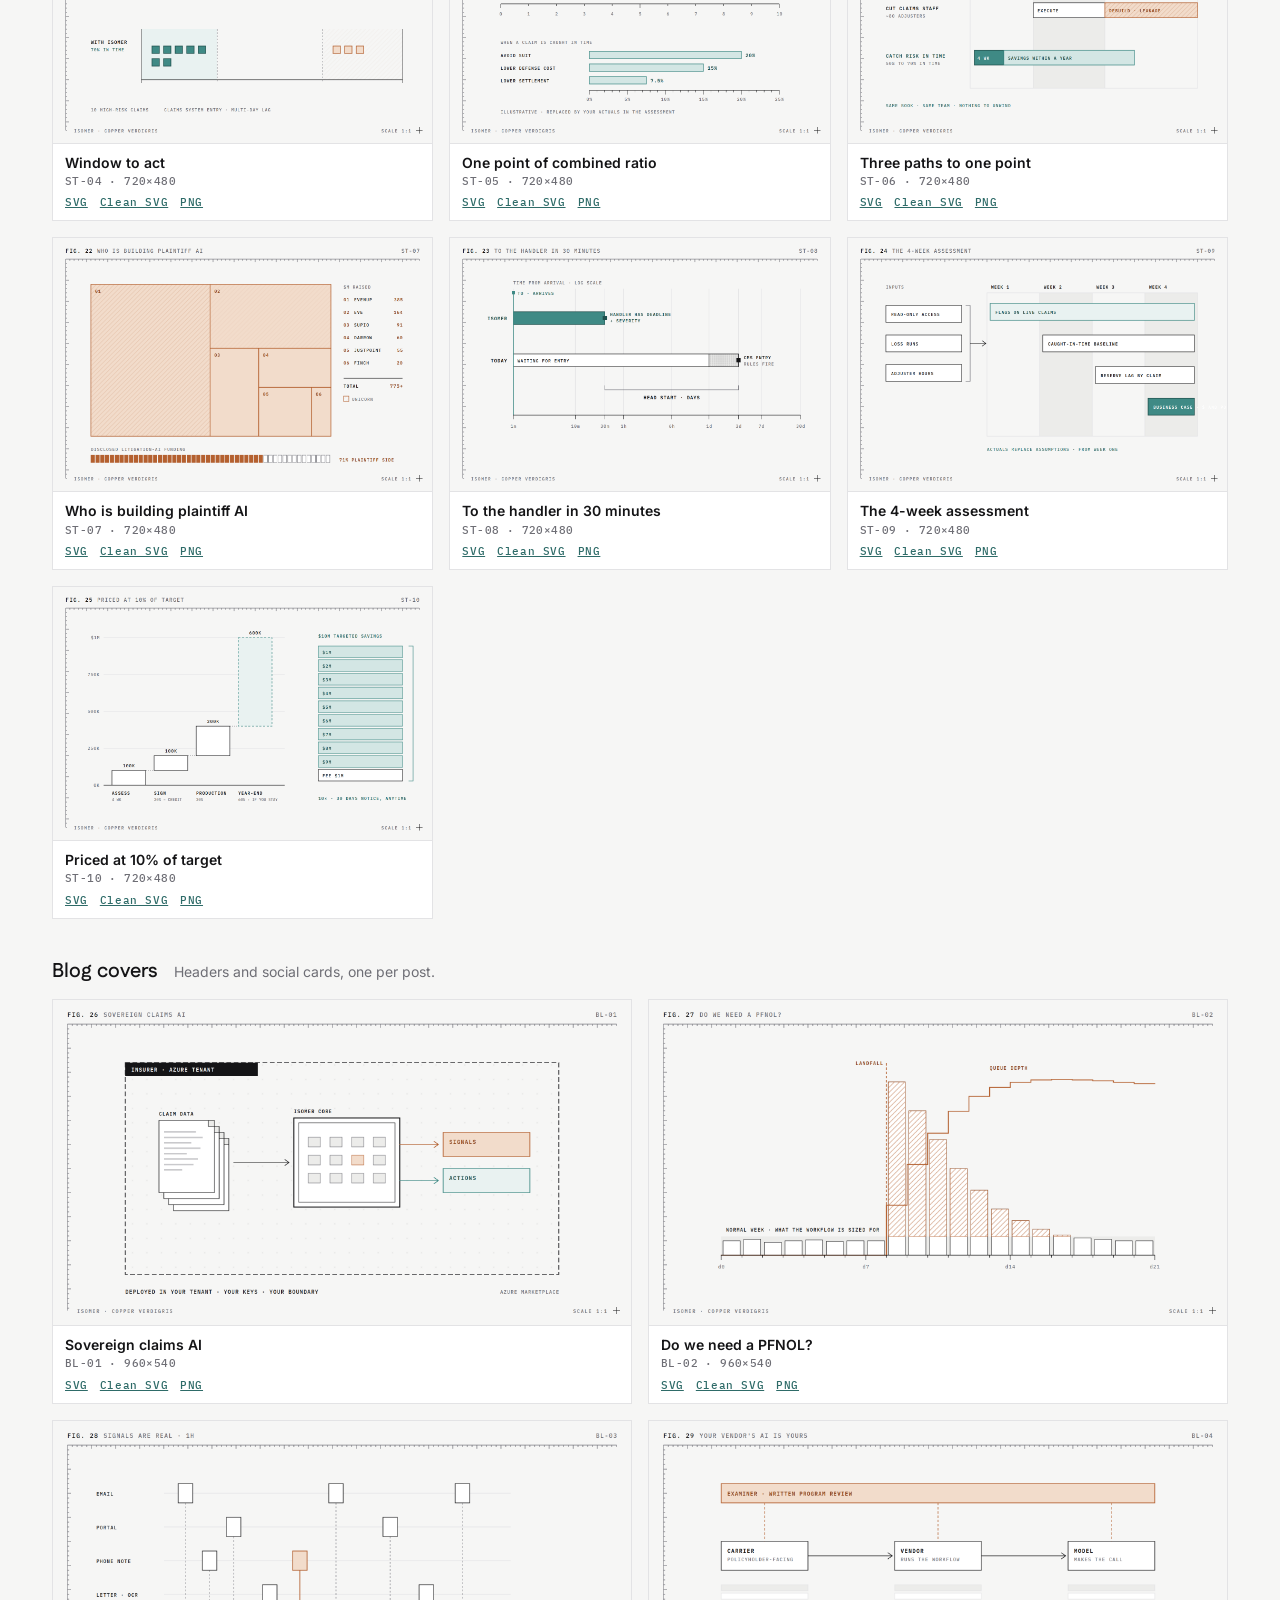
<file: copper-verdigris/index.html>
<!doctype html>
<html lang="en">
<head>
<meta charset="utf-8">
<meta name="viewport" content="width=device-width, initial-scale=1">
<meta name="robots" content="noindex, nofollow">
<title>Copper Verdigris · Isomer palette proposal</title>
<meta name="description" content="Proposal: Copper Verdigris palette, illustration rules, sample plates and animations for Isomer.">
<link rel="alternate" type="application/json" href="palette.json" title="Copper Verdigris palette">
<link rel="preconnect" href="https://fonts.googleapis.com"><link rel="preconnect" href="https://fonts.gstatic.com" crossorigin>
<link rel="stylesheet" href="https://fonts.googleapis.com/css2?family=Fustat:wght@400;500;600;700;800&family=Inter:wght@400;500;600;700&family=IBM+Plex+Mono:wght@400;500;600&display=swap">
<link rel="stylesheet" href="tokens.css">
<style>
*{box-sizing:border-box}
html{scroll-behavior:smooth}
body{margin:0;background:var(--cv-paper);color:var(--cv-ink);font:400 16px/1.55 var(--cv-font);-webkit-font-smoothing:antialiased}
a{color:var(--cv-verdigris-deep)}a:hover{color:var(--cv-verdigris-dark)}
code,.mono{font-family:var(--cv-mono)}
.wrap{max-width:1240px;margin:0 auto;padding:0 32px}
.top{border-bottom:1px solid var(--cv-ink);display:flex;justify-content:space-between;align-items:center;gap:16px;padding:16px 0}
.top .brand{display:block}.top .brand img{display:block;height:44px;width:auto;margin:-10px 0 -10px -12px}
.top nav{display:flex;gap:20px;flex-wrap:wrap}
.top nav a,.eyebrow,.cap{font:500 11px/1.2 var(--cv-mono);letter-spacing:1.2px;text-transform:uppercase;color:var(--cv-muted);text-decoration:none}
.top nav a:hover{color:var(--cv-ink)}
.flag{display:inline-flex;align-items:center;gap:8px;border:1px solid var(--cv-ink);background:var(--cv-white);color:var(--cv-ink);font:600 11px/1 var(--cv-mono);letter-spacing:1.2px;text-transform:uppercase;padding:7px 10px}
.flag i{width:7px;height:7px;background:var(--cv-ink)}
header.hero{display:grid;grid-template-columns:minmax(0,1.15fr) minmax(0,1fr);gap:48px;align-items:center;padding:56px 0 56px}
h1{font:800 clamp(44px,6.4vw,84px)/.98 var(--cv-font-display);letter-spacing:-2.4px;margin:22px 0 22px;text-wrap:balance}
h1 em{font-style:normal;color:var(--cv-verdigris-deep)}
h1 span{color:var(--cv-copper)}
h1 .cu{color:var(--cv-copper-deep)}
.hero-fig{margin:0;border:1px solid var(--cv-ink);background:var(--cv-paper)}
.hero-fig video{display:block;width:100%;height:auto}
.hero-fig figcaption{border-top:1px solid var(--cv-ink);flex-direction:row;justify-content:space-between;gap:12px;padding:10px 12px}
.topruler{height:10px;opacity:.7;background:repeating-linear-gradient(90deg,var(--cv-muted) 0 1px,transparent 1px 8px) top left/100% 4px no-repeat,repeating-linear-gradient(90deg,var(--cv-muted) 0 1px,transparent 1px 40px) top left/100% 10px no-repeat}
.lede{max-width:760px;font-size:19px;color:var(--cv-body);margin:0}
.links{display:flex;gap:10px;flex-wrap:wrap;margin-top:28px}
.links a{border:1px solid var(--cv-ink);padding:10px 14px;font:500 12px/1 var(--cv-mono);letter-spacing:.8px;text-decoration:none;color:var(--cv-ink);background:var(--cv-white)}
.links a:hover{background:var(--cv-ink);color:var(--cv-white)}
.links a.pri{background:var(--cv-ink);color:var(--cv-white)}
.links a.pri:hover{background:var(--cv-verdigris-deep);border-color:var(--cv-verdigris-deep)}
.hero-files{display:flex;flex-wrap:wrap;align-items:baseline;gap:6px 16px;margin-top:18px;font:500 11.5px/1.4 var(--cv-mono);letter-spacing:.4px}
.hero-files span{text-transform:uppercase;letter-spacing:1px;color:var(--cv-muted)}
.hero-files a{color:var(--cv-ink);text-decoration:none;border-bottom:1px solid var(--cv-hairline)}
.hero-files a:hover{border-bottom-color:var(--cv-ink)}
section.part{padding:0 0 56px}
.ruler{position:relative;height:22px;border-top:1px solid var(--cv-ink);margin-bottom:28px;
 background:repeating-linear-gradient(90deg,var(--cv-muted) 0 1px,transparent 1px 8px) top left/100% 4px no-repeat,
 repeating-linear-gradient(90deg,var(--cv-ink) 0 1px,transparent 1px 40px) top left/100% 9px no-repeat}
.ruler span{position:absolute;right:0;top:12px;font:500 10px/1 var(--cv-mono);letter-spacing:1.2px;color:var(--cv-muted)}
.part-h{display:grid;grid-template-columns:240px minmax(0,1fr);gap:40px;margin-bottom:32px}
.part-h h2{font:700 32px/1.1 var(--cv-font-display);letter-spacing:-.6px;margin:0;text-wrap:balance}
.part-h p{margin:0;color:var(--cv-body);max-width:720px}
.fam{display:grid;grid-template-columns:240px minmax(0,1fr);gap:40px;padding:28px 0;border-top:1px solid var(--cv-hairline)}
.fam-h h3{font:600 17px/1.25 var(--cv-font-display);margin:0 0 8px}
.fam-h p{margin:0;font-size:14px;color:var(--cv-muted)}
.chips{display:grid;grid-template-columns:repeat(auto-fill,minmax(168px,1fr));gap:12px}
.chip{all:unset;cursor:pointer;display:flex;flex-direction:column;background:var(--cv-white);border:1px solid var(--cv-hairline);text-align:left}
.chip:hover{border-color:var(--cv-ink)}
.chip:focus-visible{outline:2px solid var(--cv-verdigris);outline-offset:2px}
.chip.lead{grid-column:span 2}
.sw{height:88px;display:flex;align-items:flex-end;padding:8px 10px;font:500 10px/1 var(--cv-mono);letter-spacing:.4px}
.chip.lead .sw{height:120px}
.sw.edge{border-bottom:1px solid var(--cv-hairline)}
.meta{display:flex;flex-direction:column;gap:2px;padding:10px 12px 12px}
.meta b{font:600 14px/1.3 var(--cv-font)}
.meta code{font-size:12px;color:var(--cv-muted)}
.meta .use{font-size:12.5px;line-height:1.4;color:var(--cv-body);margin-top:4px}
.meta .ct{font:500 10px/1.3 var(--cv-mono);color:var(--cv-muted);letter-spacing:.3px;margin-top:6px}
.ratio{display:flex;height:40px;border:1px solid var(--cv-hairline)}
.ratio i{display:block}
.legend{display:flex;flex-wrap:wrap;gap:16px;margin:12px 0 28px;font:500 11px/1 var(--cv-mono);color:var(--cv-muted);letter-spacing:.6px;text-transform:uppercase}
.legend span{display:inline-flex;align-items:center;gap:6px}.legend i{width:10px;height:10px;display:inline-block}
.use-grid{display:grid;grid-template-columns:repeat(2,minmax(0,1fr));gap:16px}
.card{padding:24px;border:1px solid var(--cv-hairline);background:var(--cv-white)}
.card.dark{background:var(--cv-graphite);border-color:var(--cv-graphite-deep);color:#fff}
.card .cap{display:block;margin-bottom:14px}
.card.dark .cap{color:var(--cv-on-graphite-muted)}
.scr{position:relative;padding-top:34px}
.scr .scan{position:absolute;left:0;right:0;top:0;height:14px;border-bottom:1px solid var(--cv-graphite-raised);
 background:repeating-linear-gradient(90deg,var(--cv-on-graphite-muted) 0 1px,transparent 1px 8px) top left/100% 4px no-repeat}
.scr .scan::after{content:"";position:absolute;top:0;bottom:-400px;left:28%;width:2px;background:var(--cv-verdigris-light);opacity:.55}
.scr{overflow:hidden}
.type{display:grid;grid-template-columns:repeat(3,minmax(0,1fr));gap:16px;margin-top:16px}
.type .card p{margin:0}
.spec-b{font:400 17px/1.5 var(--cv-font-body);color:var(--cv-ink);margin:0}
.spec-d{font:800 44px/1 var(--cv-font-display);letter-spacing:-1.2px}
.spec-m{font:500 13px/1.6 var(--cv-mono);letter-spacing:1px;text-transform:uppercase}
.big{font:600 24px/1.25 var(--cv-font-display);letter-spacing:-.4px;margin:0 0 16px}
.row{display:flex;align-items:center;gap:10px;flex-wrap:wrap;font-size:14px;margin-top:8px}
.dots{display:inline-flex;gap:4px}.dots i{width:10px;height:10px;display:block}
.tag{font:600 10px/1 var(--cv-mono);letter-spacing:1px;text-transform:uppercase;padding:5px 7px;border:1px solid}
.st{display:flex;align-items:center;gap:10px;padding:10px 12px;border:1px solid var(--cv-hairline);margin-top:8px;font-size:14px}
.st .tag{display:inline-flex;align-items:center;gap:6px}.st .tag i{width:6px;height:6px;display:block}
.card.dark .st{border-color:var(--cv-graphite-raised);background:var(--cv-graphite-raised)}
.inaction{margin-top:16px}
.inaction .links{margin-top:18px}
.prs{display:grid;grid-template-columns:repeat(auto-fill,minmax(220px,1fr));border-left:1px solid var(--cv-hairline);border-top:1px solid var(--cv-hairline)}
.pr{padding:18px 20px 22px;border-right:1px solid var(--cv-hairline);border-bottom:1px solid var(--cv-hairline);background:var(--cv-white)}
.pr h4{font:700 17px/1.25 var(--cv-font-display);margin:0 0 6px}.pr p{margin:0;font-size:14px;color:var(--cv-body)}
.rules{display:grid;grid-template-columns:repeat(2,minmax(0,1fr));gap:16px;margin-top:24px}
.rules .card h4{font:600 11px/1 var(--cv-mono);letter-spacing:1.4px;text-transform:uppercase;margin:0 0 12px}
.rules ul{margin:0;padding-left:18px;font-size:14px;color:var(--cv-body)}.rules li{margin:4px 0}
.rules h4{display:flex;align-items:center;gap:8px}.rules h4 i{width:8px;height:8px;display:block}
.do h4{color:var(--cv-verdigris-deep)}.do h4 i{background:var(--cv-verdigris)}
.dont h4{color:var(--cv-copper-dark)}.dont h4 i{background:var(--cv-copper)}
.rules h4.rh{color:var(--cv-ink)}
.sub{display:grid;grid-template-columns:240px minmax(0,1fr);gap:40px;margin:56px 0 20px;padding-top:28px;border-top:1px solid var(--cv-hairline)}
.sub h3{font:700 22px/1.2 var(--cv-font-display);letter-spacing:-.4px;margin:0}.sub p{margin:0;color:var(--cv-body);max-width:720px}
.note{font-size:13.5px;color:var(--cv-body);margin:12px 0 0}
ul.plain{margin:16px 0 0;padding-left:18px;font-size:14px;color:var(--cv-body)}ul.plain li{margin:4px 0}
.bpair{display:grid;grid-template-columns:1fr 1fr;gap:8px}
.bt{position:relative;aspect-ratio:16/10;padding:16px 16px 22px;display:flex;flex-direction:column;justify-content:space-between;overflow:hidden;border:1px solid var(--cv-rule)}
.bt.dk{background:var(--cv-ink);border-color:var(--cv-ink);color:#fff;--m1:var(--cv-copper-light);--m2:var(--cv-verdigris-light);--band:var(--cv-band-on-ink);--tk:var(--cv-on-graphite-muted)}
.bt.lt{background:var(--cv-paper);color:var(--cv-ink);--m1:var(--cv-copper-deep);--m2:var(--cv-verdigris-deep);--band:var(--cv-band-on-paper);--tk:var(--cv-muted)}
.bt-e{font:500 9.5px/1 var(--cv-mono);letter-spacing:1.1px;text-transform:uppercase;color:var(--tk);position:relative;padding-top:4px}
.bt-h{font:800 22px/1.02 var(--cv-font-display);letter-spacing:-.6px;max-width:14ch;position:relative;margin-bottom:12px}
.bt-logo{position:absolute;right:8px;top:4px;height:32px;width:auto}
.bt.sm .bt-h{font-size:17px;max-width:11ch}
.dv-band{position:absolute;left:0;right:0;bottom:0;height:8px;background:var(--band)}
.dv-short{position:absolute;left:16px;bottom:16px;width:52px;height:4px;background:var(--band)}
.dv-bar{position:absolute;left:16px;bottom:16px;width:34px;height:4px;background:var(--m1)}
.dv-px{position:absolute;left:54px;bottom:16px;width:4px;height:4px;background:var(--m2)}
.dv-ruler{position:absolute;left:0;right:0;top:0;height:6px;opacity:.7;background:repeating-linear-gradient(90deg,var(--tk) 0 1px,transparent 1px 8px) top left/100% 3px no-repeat,repeating-linear-gradient(90deg,var(--tk) 0 1px,transparent 1px 40px) top left/100% 6px no-repeat}
.devs{display:grid;grid-template-columns:repeat(auto-fill,minmax(300px,1fr));gap:16px}
.dev{padding:12px}.dev figcaption{padding:12px 2px 2px}
.worktile{display:grid;grid-template-columns:repeat(3,minmax(0,1fr));border:1px solid var(--cv-rule);background:var(--cv-white)}
.worktile>div{padding:14px;border-right:1px solid var(--cv-hairline)}.worktile>div:nth-child(3){border-right:0}
.worktile b{display:block;font:800 28px/1.1 var(--cv-font-display);letter-spacing:-.8px;margin-top:6px}
.worktile a{grid-column:1/-1;border-top:1px solid var(--cv-hairline);padding:10px 14px;font-size:14px;font-weight:600}
.wt-l,.app-lab{font:500 10px/1.2 var(--cv-mono);letter-spacing:1px;text-transform:uppercase;color:var(--cv-muted)}
.risk-t{color:var(--cv-ui-signal-text)!important}
.app{background:var(--cv-ui-ground);color:var(--cv-ui-text);border:1px solid var(--cv-ui-rule);padding:0 18px 18px;font-size:14px;min-width:0}
.app .app-lab{color:var(--cv-ui-meta)}
.app-nav{display:flex;align-items:center;gap:18px;border-bottom:1px solid var(--cv-ui-rule);height:48px}
.app-logo{display:block;width:104px;height:38px;margin-left:-10px;background:var(--cv-ui-heading);-webkit-mask:url(logos/svg/isomer-logo-horiz-ink.svg) left center/contain no-repeat;mask:url(logos/svg/isomer-logo-horiz-ink.svg) left center/contain no-repeat}
.app-tabs{display:flex;gap:16px;height:100%}.app-tabs a{display:flex;align-items:center;color:var(--cv-ui-meta);font-weight:600;font-size:13.5px;border-bottom:2px solid transparent;text-decoration:none}
.app-tabs a.on{color:var(--cv-ui-heading);border-bottom-color:var(--cv-ui-heading)}
.app-me{margin-left:auto;font:500 10px/1 var(--cv-mono);letter-spacing:1px;border:1px solid var(--cv-ui-rule);padding:6px;color:var(--cv-ui-meta)}
.app-ruler{height:8px;opacity:.7;background:repeating-linear-gradient(90deg,var(--cv-ui-meta) 0 1px,transparent 1px 8px) top left/100% 4px no-repeat}
.app-filters{display:flex;flex-wrap:wrap;align-items:center;gap:8px;margin:12px 0}
.f{font:500 11px/1 var(--cv-mono);letter-spacing:.6px;padding:6px 8px;border:1px solid var(--cv-ui-rule);color:var(--cv-ui-text);background:var(--cv-ui-surface)}
.f.on{border-color:var(--cv-ui-action-text);color:var(--cv-ui-action-text);background:var(--cv-ui-action-tint)}
.app-panel{background:var(--cv-ui-surface);border:1px solid var(--cv-ui-rule);padding:16px}
.app-meta{display:flex;justify-content:space-between;gap:10px;flex-wrap:wrap;font:500 10.5px/1.3 var(--cv-mono);letter-spacing:.6px;color:var(--cv-ui-meta)}
.app-tag{display:inline-flex;align-items:center;gap:6px;font:600 10px/1 var(--cv-mono);letter-spacing:1px;text-transform:uppercase;padding:4px 6px;border:1px solid}
.app-tag i{width:6px;height:6px;display:block}
.app-tag.risk{color:var(--cv-ui-signal-text);border-color:var(--cv-ui-signal);background:var(--cv-ui-signal-tint)}.app-tag.risk i{background:var(--cv-ui-signal)}
.app-tag.ok{color:var(--cv-ui-ok);border-color:var(--cv-ui-ok);background:var(--cv-ui-ok-tint)}.app-tag.ok i{background:var(--cv-ui-ok)}
.app-h{font:800 19px/1.2 var(--cv-font-display);letter-spacing:-.035em;color:var(--cv-ui-heading);margin:10px 0 14px}
.story3{display:grid;gap:12px}.story3 p,.story-key p{margin:4px 0 0;color:var(--cv-ui-text)}
.lab{display:inline-flex;align-items:center;gap:7px;font:500 10.5px/1 var(--cv-mono);letter-spacing:1px;text-transform:uppercase;color:var(--cv-ui-meta)}
.lab i{width:8px;height:8px;display:block}
.lab.risk{color:var(--cv-ui-signal-text)}.lab.risk i{background:var(--cv-ui-signal)}
.lab.act{color:var(--cv-ui-action-text)}.lab.act i{background:var(--cv-ui-action)}
.app a{color:var(--cv-ui-action-text);font-weight:600}
.app .app-tabs a{color:var(--cv-ui-meta)}.app .app-tabs a.on{color:var(--cv-ui-heading)}
.app-foot{display:flex;align-items:center;gap:10px;flex-wrap:wrap;margin-top:14px;padding-top:12px;border-top:1px solid var(--cv-ui-grid)}
.app-m{font-size:12.5px;color:var(--cv-ui-meta)}
.follow{margin-left:auto;font:600 13px/1 var(--cv-font);padding:8px 12px;border:1px solid var(--cv-ui-action-text);color:var(--cv-ui-action-text)}
.app-chart{margin-top:12px;background:var(--cv-ui-surface);border:1px solid var(--cv-ui-rule);padding:12px 16px}
.app-ch{display:flex;justify-content:space-between}
.bars{display:flex;align-items:flex-end;gap:6px;height:72px;margin-top:10px;border-bottom:1px solid var(--cv-ui-heading)}
.bars i{flex:1;background:var(--cv-ui-meta);opacity:.55}.bars i.up{background:var(--cv-ui-signal);opacity:1}
.story-key{display:grid;grid-template-columns:repeat(3,minmax(0,1fr));gap:16px;margin-top:16px;padding:16px;border:1px solid var(--cv-rule);background:var(--cv-white);font-size:14px}
.tbl{overflow-x:auto;margin-top:20px}
table.toks{width:100%;border-collapse:collapse;background:var(--cv-white);border:1px solid var(--cv-rule);font-size:13.5px}
.toks th{text-align:left;font:500 10.5px/1.2 var(--cv-mono);letter-spacing:1px;text-transform:uppercase;color:var(--cv-muted);padding:10px 12px;border-bottom:1px solid var(--cv-rule)}
.toks td{padding:8px 12px;border-bottom:1px solid var(--cv-hairline);vertical-align:top;color:var(--cv-body)}
.toks code{font-size:12px;color:var(--cv-ink)}
.tsw{display:inline-block;width:12px;height:12px;border:1px solid rgba(20,20,22,.15);vertical-align:-2px;margin-right:6px}
.tr{margin-left:8px;font:500 10.5px/1 var(--cv-mono);color:var(--cv-muted)}
.trole{display:block;font-size:12px;color:var(--cv-muted)}
.mailfig{border:0;background:none}
.mailfig figcaption{padding:8px 0 0}
.mail{background:#ECECEA;padding:20px 16px;font-family:Arial,Helvetica,sans-serif}
.mail-card{background:#fff;max-width:600px;margin:0 auto;padding:20px 20px 22px}
.mail-top{display:flex;justify-content:space-between;align-items:center;border-bottom:2px solid #141416;padding-bottom:10px}
.mailfig img.mail-logo{display:block;width:120px;height:44px;background:none;margin:-12px 0 -12px -12px}
.mail-top b{font:700 22px/1 Arial,Helvetica,sans-serif;letter-spacing:-1px;color:#141416}
.mail-top span,.mail-pt span,.mail-l{font:400 10.5px/1.4 Menlo,Consolas,'Courier New',monospace;letter-spacing:.8px;text-transform:uppercase}
.mail-top span{color:#6E6E75}
.mail-pt{display:flex;justify-content:space-between;margin:16px 0 8px;padding-bottom:6px;border-bottom:1px solid #DDDDDA}
.mail-pt span{color:#141416}.mail-pt a{font-size:12px;color:#2E6B68}
.mail-h{font:700 17px/1.3 Arial,Helvetica,sans-serif;color:#141416;margin:0 0 10px}
.mail-l{color:#47474D;margin:12px 0 2px}.mail-l .cu{color:#B4602F}.mail-l .ve{color:#3F8A85}
.mail-p{font:400 14px/1.6 Arial,Helvetica,sans-serif;color:#47474D;margin:0}.mail-p a{color:#2E6B68}
.mail-btn{display:inline-block;margin-top:16px;background:#141416;color:#fff;font:700 14px/1 Arial,Helvetica,sans-serif;padding:12px 16px}
.mail-foot{max-width:600px;margin:12px auto 0;font:400 12px/1.5 Arial,Helvetica,sans-serif;color:#47474D}.mail-foot a{color:#47474D}
.gal-h{display:flex;align-items:baseline;gap:16px;margin:40px 0 16px;flex-wrap:wrap}
.gal-h h3{font:600 20px/1.2 var(--cv-font-display);margin:0}.gal-h p{margin:0;color:var(--cv-muted);font-size:14px}
.gal{display:grid;gap:16px}
.gal.plate{grid-template-columns:repeat(auto-fill,minmax(260px,1fr))}
.gal.strip{grid-template-columns:1fr}
.gal.glyph{grid-template-columns:repeat(auto-fill,minmax(200px,1fr))}
.gal.story{grid-template-columns:repeat(auto-fill,minmax(340px,1fr))}
.gal.cover{grid-template-columns:repeat(auto-fill,minmax(400px,1fr))}
figure{margin:0;background:var(--cv-white);border:1px solid var(--cv-hairline);display:flex;flex-direction:column}
figure img,figure video{display:block;width:100%;height:auto;background:var(--cv-paper)}
figure > a{display:block;border-bottom:1px solid var(--cv-hairline)}
figcaption{padding:10px 12px 12px;display:flex;flex-direction:column;gap:3px}
figcaption b{font:600 14px/1.3 var(--cv-font)}
figcaption span{font:500 10.5px/1.3 var(--cv-mono);color:var(--cv-muted);letter-spacing:.4px}
figcaption p{margin:4px 0 0;font-size:13.5px;color:var(--cv-body)}
.dl{display:flex;gap:12px;margin-top:6px}.dl a{font:500 11px/1 var(--cv-mono);letter-spacing:.6px}
.anims{display:grid;grid-template-columns:repeat(auto-fill,minmax(270px,1fr));gap:16px}
.an.wide{grid-column:1/-1}
.an.wide video{max-height:640px;object-fit:contain}
.files{list-style:none;margin:0;padding:0;border-top:1px solid var(--cv-hairline)}
.files li{display:grid;grid-template-columns:280px minmax(0,1fr);gap:24px;padding:12px 0;border-bottom:1px solid var(--cv-hairline);font-size:14px;color:var(--cv-body)}
.files code{font-size:13px}
pre{background:var(--cv-graphite);color:#fff;padding:16px 18px;overflow:auto;font:400 13px/1.6 var(--cv-mono)}
pre .c{color:var(--cv-on-graphite-muted)}pre .k{color:var(--cv-verdigris-light)}
footer{border-top:1px solid var(--cv-ink);padding:20px 0 48px;display:flex;justify-content:space-between;gap:16px;flex-wrap:wrap}
.toast{position:fixed;left:50%;bottom:24px;transform:translateX(-50%) translateY(20px);background:var(--cv-ink);color:#fff;font:500 12px/1 var(--cv-mono);padding:12px 16px;opacity:0;transition:.2s;pointer-events:none}
.toast.on{opacity:1;transform:translateX(-50%)}
@media (max-width:820px){
 .wrap{padding:0 16px}
 .part-h,.fam,header.hero{grid-template-columns:1fr;gap:12px}
 .use-grid,.rules,.type,.story-key,.sub{grid-template-columns:1fr}
 .devs{grid-template-columns:1fr}
 .sub{gap:8px}
 .chip.lead{grid-column:span 1}
 .files li{grid-template-columns:1fr;gap:4px}
 .gal.cover,.gal.story{grid-template-columns:1fr}
 .top nav{display:none}
}
@media (prefers-reduced-motion:reduce){html{scroll-behavior:auto}}
</style>
</head>
<body>
<div class="wrap">
<div class="top"><a class="brand" href="../" aria-label="Isomer brand site"><img src="logos/svg/isomer-logo-horiz-ink.svg" alt="Isomer" height="44"></a>
<nav aria-label="Sections"><a href="#palette">Palette</a><a href="#at-work">At work</a><a href="#in-an-app">App &amp; email</a><a href="#illustration">Illustration</a><a href="#samples">Samples</a><a href="#animation">Animation</a><a href="#agents">For agents</a></nav></div>

<div class="topruler" aria-hidden="true"></div>
<header class="hero">
<div>
<span class="flag"><i></i>Proposal · not adopted · not linked from the brand site</span>
<h1><span class="cu">Copper</span> <span>signals.</span><br>Verdigris <em>acts.</em></h1>
<p class="lede">A proposed replacement for Isomer's blue and purple palette. Black, white and gray carry the page. Copper marks risk and the moment something is flagged. Verdigris, the patina copper becomes, marks Isomer acting on it. Graphite is reserved for product screens; oxide red and cobalt for status.</p>
<div class="links hero-cta"><a class="pri" href="../pitch-cv/">See it on a full page &rarr;</a><a href="ILLUSTRATION-GUIDE.md">Illustration guide</a><a href="USAGE-GUIDE.md">Usage guide</a></div>
<p class="hero-files"><span>Files</span><a href="palette.json">palette.json</a><a href="tokens.css">tokens.css</a><a href="logos/">Logo board</a><a href="illustrations/index.json">illustrations/index.json</a><a href="#agents">All files &darr;</a></p>
</div>
<figure class="hero-fig"><video src="animations/point-of-receipt-1x1.mp4" poster="animations/point-of-receipt-1x1-poster.png" autoplay muted loop playsinline preload="metadata" aria-label="Point of receipt animation: a buried deadline turns copper and Isomer acts"></video>
<figcaption><span>FIG. A1 · POINT OF RECEIPT</span><span>AN-01</span></figcaption></figure>
</header>

<section class="part" id="palette" aria-labelledby="h-pal">
<div class="ruler" aria-hidden="true"><span>CV-PAL</span></div>
<div class="part-h"><div><h2 id="h-pal">Palette</h2></div>
<p>31 colors in four families. Click any chip to copy its hex. Each chip shows its best text pairing and the contrast grade, so you can tell at a glance which colors can carry type.</p></div>
<section class="fam" id="neutrals"><div class="fam-h"><h3>Neutrals</h3><p>About 85% of any surface. Graphite has a trace of green so it sits with the verdigris.</p></div><div class="chips"><button type="button" class="chip lead" data-hex="#141416" aria-label="Ink #141416. Copy hex"><span class="sw" style="background:#141416;color:rgba(255,255,255,.8)"><span>rgb 20, 20, 22</span></span><span class="meta"><b>Ink</b><code>#141416</code><span class="use">Headlines, body type, the logo</span><span class="ct">AAA text vs white · 18.4:1</span></span></button><button type="button" class="chip lead" data-hex="#3A3E3F" aria-label="Graphite #3A3E3F. Copy hex"><span class="sw" style="background:#3A3E3F;color:rgba(255,255,255,.8)"><span>rgb 58, 62, 63</span></span><span class="meta"><b>Graphite</b><code>#3A3E3F</code><span class="use">Product screens, and the dark theme&#x27;s surfaces</span><span class="ct">AAA text vs white · 10.8:1</span></span></button><button type="button" class="chip" data-hex="#303435" aria-label="Graphite deep #303435. Copy hex"><span class="sw" style="background:#303435;color:rgba(255,255,255,.8)"><span>rgb 48, 52, 53</span></span><span class="meta"><b>Graphite deep</b><code>#303435</code><span class="use">Dark theme ground; pressed states on screens</span><span class="ct">AAA text vs white · 12.6:1</span></span></button><button type="button" class="chip" data-hex="#45494A" aria-label="Graphite raised #45494A. Copy hex"><span class="sw" style="background:#45494A;color:rgba(255,255,255,.8)"><span>rgb 69, 73, 74</span></span><span class="meta"><b>Graphite raised</b><code>#45494A</code><span class="use">Rules and raised rows on graphite</span><span class="ct">AAA text vs white · 9.1:1</span></span></button><button type="button" class="chip" data-hex="#A4A9AA" aria-label="On-graphite muted #A4A9AA. Copy hex"><span class="sw" style="background:#A4A9AA;color:rgba(20,20,22,.6)"><span>rgb 164, 169, 170</span></span><span class="meta"><b>On-graphite muted</b><code>#A4A9AA</code><span class="use">Secondary text on graphite. Never on white (2.4:1)</span><span class="ct">AAA text vs ink · 7.7:1</span></span></button><button type="button" class="chip" data-hex="#47474D" aria-label="Body #47474D. Copy hex"><span class="sw" style="background:#47474D;color:rgba(255,255,255,.8)"><span>rgb 71, 71, 77</span></span><span class="meta"><b>Body</b><code>#47474D</code><span class="use">Running and secondary text, in product and email</span><span class="ct">AAA text vs white · 9.2:1</span></span></button><button type="button" class="chip" data-hex="#6E6E75" aria-label="Muted #6E6E75. Copy hex"><span class="sw" style="background:#6E6E75;color:rgba(255,255,255,.8)"><span>rgb 110, 110, 117</span></span><span class="meta"><b>Muted</b><code>#6E6E75</code><span class="use">Meta only: dates, sources, captions, footers. Never running text; 10px minimum</span><span class="ct">AA text vs white · 5.1:1</span></span></button><button type="button" class="chip" data-hex="#DDDDDA" aria-label="Rule #DDDDDA. Copy hex"><span class="sw" style="background:#DDDDDA;color:rgba(20,20,22,.6)"><span>rgb 221, 221, 218</span></span><span class="meta"><b>Rule</b><code>#DDDDDA</code><span class="use">Panel borders in product and email; a step firmer than hairline so it holds on white</span><span class="ct">AAA text vs ink · 13.5:1</span></span></button><button type="button" class="chip" data-hex="#E3E3E5" aria-label="Hairline #E3E3E5. Copy hex"><span class="sw" style="background:#E3E3E5;color:rgba(20,20,22,.6)"><span>rgb 227, 227, 229</span></span><span class="meta"><b>Hairline</b><code>#E3E3E5</code><span class="use">Grid lines, table rules, chips</span><span class="ct">AAA text vs ink · 14.4:1</span></span></button><button type="button" class="chip" data-hex="#ECECEA" aria-label="Section gray #ECECEA. Copy hex"><span class="sw edge" style="background:#ECECEA;color:rgba(20,20,22,.6)"><span>rgb 236, 236, 234</span></span><span class="meta"><b>Section gray</b><code>#ECECEA</code><span class="use">Hero, X-ray and close sections</span><span class="ct">AAA text vs ink · 15.6:1</span></span></button><button type="button" class="chip" data-hex="#F6F6F5" aria-label="Paper #F6F6F5. Copy hex"><span class="sw edge" style="background:#F6F6F5;color:rgba(20,20,22,.6)"><span>rgb 246, 246, 245</span></span><span class="meta"><b>Paper</b><code>#F6F6F5</code><span class="use">Page background</span><span class="ct">AAA text vs ink · 17.0:1</span></span></button><button type="button" class="chip" data-hex="#FFFFFF" aria-label="White #FFFFFF. Copy hex"><span class="sw edge" style="background:#FFFFFF;color:rgba(20,20,22,.6)"><span>rgb 255, 255, 255</span></span><span class="meta"><b>White</b><code>#FFFFFF</code><span class="use">Cards on paper</span><span class="ct">AAA text vs ink · 18.4:1</span></span></button></div></section><section class="fam" id="copper"><div class="fam-h"><h3>Copper · the signal</h3><p>In the work: risk flags, HIGH tags, &quot;too late&quot;, rising. Doubles as the warning color. As brand: the metal in the mark, a cover, one hero word. Never on eyebrows, labels or numbers that aren&#x27;t risky. Never a full-bleed background.</p></div><div class="chips"><button type="button" class="chip lead" data-hex="#B4602F" aria-label="Copper #B4602F. Copy hex"><span class="sw" style="background:#B4602F;color:rgba(255,255,255,.8)"><span>rgb 180, 96, 47</span></span><span class="meta"><b>Copper</b><code>#B4602F</code><span class="use">Risk marks, too-late dots, the 8px &#x27;why it matters&#x27; square</span><span class="ct">AA text vs white · 4.5:1</span></span></button><button type="button" class="chip" data-hex="#9A5634" aria-label="Copper deep #9A5634. Copy hex"><span class="sw" style="background:#9A5634;color:rgba(255,255,255,.8)"><span>rgb 154, 86, 52</span></span><span class="meta"><b>Copper deep</b><code>#9A5634</code><span class="use">Brand devices on paper (the bar, the band), one hero word. Not eyebrows or labels</span><span class="ct">AA text vs white · 5.6:1</span></span></button><button type="button" class="chip" data-hex="#8E4720" aria-label="Copper dark #8E4720. Copy hex"><span class="sw" style="background:#8E4720;color:rgba(255,255,255,.8)"><span>rgb 142, 71, 32</span></span><span class="meta"><b>Copper dark</b><code>#8E4720</code><span class="use">Risk text and labels on light grounds (6.8:1 on white)</span><span class="ct">AA text vs white · 6.8:1</span></span></button><button type="button" class="chip" data-hex="#E09C6B" aria-label="Copper light #E09C6B. Copy hex"><span class="sw" style="background:#E09C6B;color:rgba(20,20,22,.6)"><span>rgb 224, 156, 107</span></span><span class="meta"><b>Copper light</b><code>#E09C6B</code><span class="use">Risk on graphite and in the dark theme; brand devices on ink</span><span class="ct">AAA text vs ink · 8.0:1</span></span></button><button type="button" class="chip" data-hex="#F2DCCB" aria-label="Copper tint #F2DCCB. Copy hex"><span class="sw" style="background:#F2DCCB;color:rgba(20,20,22,.6)"><span>rgb 242, 220, 203</span></span><span class="meta"><b>Copper tint</b><code>#F2DCCB</code><span class="use">Risk fills on paper</span><span class="ct">AAA text vs ink · 13.9:1</span></span></button></div></section><section class="fam" id="verdigris"><div class="fam-h"><h3>Verdigris · the action</h3><p>In the work: action, whoever takes it. ACT pills, the X-ray scan line and Isomer outcomes in figures; links, selection, controls and focus in a product. As brand: a trace of patina at the end of a device, never a field.</p></div><div class="chips"><button type="button" class="chip lead" data-hex="#3F8A85" aria-label="Verdigris #3F8A85. Copy hex"><span class="sw" style="background:#3F8A85;color:rgba(255,255,255,.8)"><span>rgb 63, 138, 133</span></span><span class="meta"><b>Verdigris</b><code>#3F8A85</code><span class="use">Action marks, ACT pills, the 8px &#x27;what you can do&#x27; square. Not text on white (4.0:1)</span><span class="ct">AA text vs ink · 4.5:1</span></span></button><button type="button" class="chip" data-hex="#2E6B68" aria-label="Verdigris deep #2E6B68. Copy hex"><span class="sw" style="background:#2E6B68;color:rgba(255,255,255,.8)"><span>rgb 46, 107, 104</span></span><span class="meta"><b>Verdigris deep</b><code>#2E6B68</code><span class="use">Links, selected state, focus rings, action text on light (6.1:1 on white); the patina trace in devices on paper</span><span class="ct">AA text vs white · 6.1:1</span></span></button><button type="button" class="chip" data-hex="#1F4F4C" aria-label="Verdigris dark #1F4F4C. Copy hex"><span class="sw" style="background:#1F4F4C;color:rgba(255,255,255,.8)"><span>rgb 31, 79, 76</span></span><span class="meta"><b>Verdigris dark</b><code>#1F4F4C</code><span class="use">Outcome text on tints</span><span class="ct">AAA text vs white · 9.2:1</span></span></button><button type="button" class="chip" data-hex="#8CC2BC" aria-label="Verdigris light #8CC2BC. Copy hex"><span class="sw" style="background:#8CC2BC;color:rgba(20,20,22,.6)"><span>rgb 140, 194, 188</span></span><span class="meta"><b>Verdigris light</b><code>#8CC2BC</code><span class="use">Action on graphite and in the dark theme; scan line on screens; the patina trace in devices on ink</span><span class="ct">AAA text vs ink · 9.3:1</span></span></button><button type="button" class="chip" data-hex="#D3E6E4" aria-label="Verdigris mist #D3E6E4. Copy hex"><span class="sw" style="background:#D3E6E4;color:rgba(20,20,22,.6)"><span>rgb 211, 230, 228</span></span><span class="meta"><b>Verdigris mist</b><code>#D3E6E4</code><span class="use">Window-to-act fills</span><span class="ct">AAA text vs ink · 14.2:1</span></span></button><button type="button" class="chip" data-hex="#E9F2F1" aria-label="Verdigris tint #E9F2F1. Copy hex"><span class="sw edge" style="background:#E9F2F1;color:rgba(20,20,22,.6)"><span>rgb 233, 242, 241</span></span><span class="meta"><b>Verdigris tint</b><code>#E9F2F1</code><span class="use">Lightest outcome wash</span><span class="ct">AAA text vs ink · 16.2:1</span></span></button></div></section><section class="fam" id="status"><div class="fam-h"><h3>Status · for apps</h3><p>Three states, not four. Warning reuses copper. Red is reserved for critical or broken. Cobalt means healthy and doubles as info. Always pair status color with a label or icon.</p></div><div class="chips"><button type="button" class="chip lead" data-hex="#B4232F" aria-label="Oxide red #B4232F. Copy hex"><span class="sw" style="background:#B4232F;color:rgba(255,255,255,.8)"><span>rgb 180, 35, 47</span></span><span class="meta"><b>Oxide red</b><code>#B4232F</code><span class="use">Critical and error states only</span><span class="ct">AA text vs white · 6.5:1</span></span></button><button type="button" class="chip" data-hex="#8F1B25" aria-label="Red deep #8F1B25. Copy hex"><span class="sw" style="background:#8F1B25;color:rgba(255,255,255,.8)"><span>rgb 143, 27, 37</span></span><span class="meta"><b>Red deep</b><code>#8F1B25</code><span class="use">Critical text on red tint</span><span class="ct">AAA text vs white · 8.9:1</span></span></button><button type="button" class="chip" data-hex="#F08A92" aria-label="Red light #F08A92. Copy hex"><span class="sw" style="background:#F08A92;color:rgba(20,20,22,.6)"><span>rgb 240, 138, 146</span></span><span class="meta"><b>Red light</b><code>#F08A92</code><span class="use">Critical on graphite screens</span><span class="ct">AAA text vs ink · 7.7:1</span></span></button><button type="button" class="chip" data-hex="#F8DEE0" aria-label="Red tint #F8DEE0. Copy hex"><span class="sw" style="background:#F8DEE0;color:rgba(20,20,22,.6)"><span>rgb 248, 222, 224</span></span><span class="meta"><b>Red tint</b><code>#F8DEE0</code><span class="use">Critical row and badge fills</span><span class="ct">AAA text vs ink · 14.5:1</span></span></button><button type="button" class="chip lead" data-hex="#2F5D99" aria-label="Cobalt #2F5D99. Copy hex"><span class="sw" style="background:#2F5D99;color:rgba(255,255,255,.8)"><span>rgb 47, 93, 153</span></span><span class="meta"><b>Cobalt</b><code>#2F5D99</code><span class="use">Healthy, all OK, and info</span><span class="ct">AA text vs white · 6.7:1</span></span></button><button type="button" class="chip" data-hex="#234878" aria-label="Cobalt deep #234878. Copy hex"><span class="sw" style="background:#234878;color:rgba(255,255,255,.8)"><span>rgb 35, 72, 120</span></span><span class="meta"><b>Cobalt deep</b><code>#234878</code><span class="use">OK text on cobalt tint</span><span class="ct">AAA text vs white · 9.3:1</span></span></button><button type="button" class="chip" data-hex="#8FB4E3" aria-label="Cobalt light #8FB4E3. Copy hex"><span class="sw" style="background:#8FB4E3;color:rgba(20,20,22,.6)"><span>rgb 143, 180, 227</span></span><span class="meta"><b>Cobalt light</b><code>#8FB4E3</code><span class="use">OK on graphite screens</span><span class="ct">AAA text vs ink · 8.6:1</span></span></button><button type="button" class="chip" data-hex="#E3ECF7" aria-label="Cobalt tint #E3ECF7. Copy hex"><span class="sw" style="background:#E3ECF7;color:rgba(20,20,22,.6)"><span>rgb 227, 236, 247</span></span><span class="meta"><b>Cobalt tint</b><code>#E3ECF7</code><span class="use">OK row and badge fills</span><span class="ct">AAA text vs ink · 15.4:1</span></span></button></div></section>
</section>

<section class="part" id="at-work" aria-labelledby="h-work">
<div class="ruler" aria-hidden="true"><span>CV-USE</span></div>
<div class="part-h"><div><h2 id="h-work">At work</h2></div>
<p>Roughly how much of each appears on a page, how the pairs read on paper and on a graphite screen, and how to use them in brand moments, in an app and in email.</p></div>
<div class="ratio" role="img" aria-label="Approximate share: paper and section gray 77 percent, ink 8, graphite 8, copper 4, verdigris 3">
<i style="flex:62;background:#F6F6F5"></i><i style="flex:15;background:#ECECEA"></i><i style="flex:8;background:#141416"></i><i style="flex:8;background:#3A3E3F"></i><i style="flex:4;background:#B4602F"></i><i style="flex:3;background:#3F8A85"></i></div>
<div class="legend"><span><i style="background:#F6F6F5;border:1px solid #E3E3E5"></i>Paper and section gray</span><span><i style="background:#141416"></i>Ink</span><span><i style="background:#3A3E3F"></i>Graphite screens</span><span><i style="background:#B4602F"></i>Copper</span><span><i style="background:#3F8A85"></i>Verdigris</span></div>
<div class="use-grid">
<div class="card"><span class="cap">On paper</span>
<p class="big">Catching these claims in time is <span style="color:#9A5634">a point of combined ratio</span></p>
<div class="row"><span class="dots"><i style="background:#2E6B68"></i><i style="background:#2E6B68"></i><i style="background:#3F8A85"></i></span>flagged in time<span class="dots" style="margin-left:12px"><i style="background:#B4602F"></i><i style="background:#B4602F"></i></span>too late</div>
<div class="st"><span class="tag" style="color:#234878;border-color:#2F5D99;background:#E3ECF7"><i style="background:#2F5D99"></i>OK</span>All 214 open claims checked today</div>
<div class="st"><span class="tag" style="color:#8E4720;border-color:#B4602F;background:#F2DCCB"><i style="background:#B4602F"></i>Warning</span>Reserve review due on 6 claims</div>
<div class="st"><span class="tag" style="color:#8F1B25;border-color:#B4232F;background:#F8DEE0"><i style="background:#B4232F"></i>Critical</span>EEOC response deadline in 2 days</div>
</div>
<div class="card dark scr"><div class="scan" aria-hidden="true"></div><span class="cap">On a graphite screen · Day 23 demand letter</span>
<div class="row"><span class="tag" style="color:#E09C6B;border-color:#E09C6B">Critical</span><b>Spoliation risk</b><span class="mono" style="color:#A4A9AA;font-size:12px">p. 9</span></div>
<div class="row"><span class="tag" style="color:#8CC2BC;border-color:#8CC2BC">Act</span>Litigation hold drafted</div>
<div class="st"><span class="tag" style="color:#8FB4E3;border-color:#8FB4E3"><i style="background:#8FB4E3"></i>OK</span>ClaimCenter sync healthy</div>
<div class="st"><span class="tag" style="color:#E09C6B;border-color:#E09C6B"><i style="background:#E09C6B"></i>Warning</span>3 documents still OCR-ing</div>
<div class="st"><span class="tag" style="color:#F08A92;border-color:#F08A92"><i style="background:#F08A92"></i>Critical</span>Mailbox connector disconnected</div>
</div>
</div>
<div class="type">
<div class="card"><span class="cap">Titles and values · Fustat</span><p class="spec-d">$10.0M <span style="color:var(--cv-copper)">d23</span></p><p style="margin-top:12px;color:var(--cv-body);font-size:14px">The Isomer brand face, for titles, headlines and display values. 800 and tight for headlines; 600 for the one hero value on a plate.</p></div>
<div class="card"><span class="cap">Body · Inter</span><p class="spec-b">Isomer reads every page the moment it lands and quotes the deadline from the document.</p><p style="margin-top:12px;color:var(--cv-body);font-size:14px">Body text, UI, buttons, tables and captions. 400 for running text, 500 or 600 for emphasis. Never set running text in Fustat.</p></div>
<div class="card"><span class="cap">Annotation · IBM Plex Mono</span><p class="spec-m">Fig. 04 · Immediate · manual triage d23<br><span style="color:var(--cv-copper-dark)">TLD · ATT-3 · p.4</span> → <span style="color:var(--cv-verdigris-dark)">ACT · deadline calendared</span></p><p style="margin-top:12px;color:var(--cv-body);font-size:14px">Uppercase, tracked, small. Labels, axes, plate codes and captions.</p></div>
</div>

<div class="sub" id="registers"><h3>Two registers</h3><p>Copper and verdigris do two jobs, and they need separate surfaces. As <b>brand</b> they are identity, the patina story of copper becoming verdigris. In <b>the work</b> they are verbs. Most mistakes come from mixing the two: brand color spread into the work turns every number and label copper, and then copper no longer means risk.</p></div>
<div class="use-grid">
<div class="card"><span class="cap">Brand · ink and paper, with devices</span>
<div class="bpair"><div class="bt dk"><span class="dv-ruler"></span><img class="bt-logo" src="logos/svg/isomer-logo-horiz-white.svg" alt="Isomer"><span class="bt-e">Title slide</span><span class="bt-h">Built for insurance.</span><span class="dv-band"></span></div>
<div class="bt lt"><img class="bt-logo" src="logos/svg/isomer-logo-horiz-ink.svg" alt="Isomer"><span class="bt-e">Section slide</span><span class="bt-h">Where the loss is</span><span class="dv-short"></span></div></div>
<ul class="plain"><li>Ink or paper is the field. Copper is the metal; verdigris is only the patina trace at the end.</li>
<li>Covers, slides, mastheads, footers, social cards, event and print. Product screens carry no devices.</li>
<li>One colored device per view, in the frame, never touching data.</li>
<li>Light shades on ink, deep shades on paper.</li>
<li>Logos: ink on paper, white on ink. Download them one at a time from the <a href="logos/">logo board</a>.</li></ul></div>
<div class="card"><span class="cap">The work · verbs, sparingly</span>
<div class="worktile"><div><span class="wt-l">Open demands</span><b>14</b></div><div><span class="wt-l">Past window</span><b class="risk-t">2</b></div><div><span class="wt-l">Assigned</span><b>12</b></div><a href="#at-work">Review the two</a></div>
<ul class="plain"><li>Plates, animations, product UI, email, and any section that shows data.</li>
<li>Copper only where something is risky; verdigris only where something is done or can be.</li>
<li>Ink and gray carry every frame: rules, panels, tabs, chart bars, numbers, eyebrows, the ruler.</li>
<li>The brand shows through form here: Fustat titles, Inter text, mono labels, square corners, the quiet ruler, the logo.</li></ul></div>
</div>

<div class="sub" id="brand-devices"><h3>Brand devices</h3><p>One system, used with discretion. Pick the device by context: the full ruler and band on a title slide, the short bar on the section slide after it, the bar and pixel in an email signature. Every band runs copper first, about 70 / 20 / 10, in flat segments. Sizes and rules are in <code>palette.json</code> under <code>registers.brand</code> and in the <a href="USAGE-GUIDE.md#brand-moments">usage guide</a>.</p></div>
<div class="devs"><figure class="dev"><div class="bpair"><div class="bt sm dk"><span class="dv-band"></span><span class="bt-e">Report</span><span class="bt-h">Built for insurance.</span></div><div class="bt sm lt"><span class="dv-band"></span><span class="bt-e">Report</span><span class="bt-h">Built for insurance.</span></div></div><figcaption><b>Oxidation band</b><p>Covers, title and closing slides, social cards, the site footer, event and print</p><span>About 1.5 to 3% of the width: 32px on a 1920 slide, 16px on a 1200 social card</span></figcaption></figure><figure class="dev"><div class="bpair"><div class="bt sm dk"><span class="dv-short"></span><span class="bt-e">Report</span><span class="bt-h">Built for insurance.</span></div><div class="bt sm lt"><span class="dv-short"></span><span class="bt-e">Report</span><span class="bt-h">Built for insurance.</span></div></div><figcaption><b>Short oxidation bar</b><p>The everyday signature: under a section-slide or document headline, beside the logo, in an email or document masthead</p><span>About 2.5x the headline size wide and 0.18x tall: 84 x 6 under a 34px headline, 160 x 12 under a 64px one</span></figcaption></figure><figure class="dev"><div class="bpair"><div class="bt sm dk"><span class="dv-bar"></span><span class="dv-px"></span><span class="bt-e">Report</span><span class="bt-h">Built for insurance.</span></div><div class="bt sm lt"><span class="dv-bar"></span><span class="dv-px"></span><span class="bt-e">Report</span><span class="bt-h">Built for insurance.</span></div></div><figcaption><b>Bar and pixel</b><p>The quietest form: small sizes, slide footers, email signatures, the app icon</p><span>Bar about 1.6x the headline size wide; 56 x 6 plus 6 x 6 under a 34px headline</span></figcaption></figure><figure class="dev"><div class="bpair"><div class="bt sm dk"><span class="dv-ruler"></span><span class="bt-e">Report</span><span class="bt-h">Built for insurance.</span></div><div class="bt sm lt"><span class="dv-ruler"></span><span class="bt-e">Report</span><span class="bt-h">Built for insurance.</span></div></div><figcaption><b>Ruler</b><p>Adds the instrument look to any ground; combine with any colored device</p><span>8px tall on a card, 16px on a slide</span></figcaption></figure><figure class="dev"><div class="bpair"><div class="bt sm dk"><span class="dv-ruler"></span><span class="dv-band"></span><span class="bt-e">Report</span><span class="bt-h">Built for insurance.</span></div><div class="bt sm lt"><span class="dv-ruler"></span><span class="dv-band"></span><span class="bt-e">Report</span><span class="bt-h">Built for insurance.</span></div></div><figcaption><b>Ruler and band</b><p>The fullest expression. Covers and title slides only</p><span>As each part</span></figcaption></figure></div>
<div class="sub" id="in-an-app"><h3>In an app</h3><p>The same fragment on the light and dark themes. Nothing on it is copper except the risk: the impact tag, the deadline and the rising weeks. Verdigris marks what the reader can do: the selected filter, the link, Follow. Every color comes from a <code>--cv-ui-*</code> token, so the dark version is the same markup with <code>data-cv-theme="dark"</code>.</p></div>
<div class="use-grid"><div class="app">
<div class="app-nav"><span class="app-logo" role="img" aria-label="Isomer"></span><span class="app-tabs"><a class="on">Signals</a><a>Claims</a><a>Actions</a></span><span class="app-me">JB</span></div>
<div class="app-ruler" aria-hidden="true"></div>
<div class="app-filters"><span class="app-lab">Filter</span><span class="f on">Attorney rep</span><span class="f">Deadlines</span><span class="f">All</span></div>
<article class="app-panel">
<div class="app-meta"><span>WC-[NNNN] · Received today · p. 4 of 12</span><span class="app-tag risk"><i></i>High impact</span></div>
<h4 class="app-h">Demand letter sets a 30-day window to settle within limits</h4>
<div class="story3">
<div><span class="lab">What's happening</span><p>Claimant's counsel sent a time-limited demand, buried on page 4 of a letter that arrived this morning.</p></div>
<div><span class="lab risk"><i></i>Why it matters</span><p>Missing the window can expose the policy limits. <b class="risk-t">29 days left.</b></p></div>
<div><span class="lab act"><i></i>What you can do</span><p>Calendar the deadline and assign defense counsel. <a href="#at-work">Open the claim</a></p></div>
</div>
<div class="app-foot"><span class="app-tag ok"><i></i>OK</span><span class="app-m">ClaimCenter synced 2 min ago</span><span class="follow">Follow</span></div>
</article>
<div class="app-chart"><div class="app-ch"><span class="app-lab">Time-limited demands · 8 weeks</span><span class="app-lab risk-t">Rising</span></div>
<div class="bars"><i style="height:24%"></i><i style="height:32%"></i><i style="height:24%"></i><i style="height:40%"></i><i style="height:32%"></i><i style="height:48%"></i><i style="height:64%" class="up"></i><i style="height:88%" class="up"></i></div></div>
</div><div class="app" data-cv-theme="dark">
<div class="app-nav"><span class="app-logo" role="img" aria-label="Isomer"></span><span class="app-tabs"><a class="on">Signals</a><a>Claims</a><a>Actions</a></span><span class="app-me">JB</span></div>
<div class="app-ruler" aria-hidden="true"></div>
<div class="app-filters"><span class="app-lab">Filter</span><span class="f on">Attorney rep</span><span class="f">Deadlines</span><span class="f">All</span></div>
<article class="app-panel">
<div class="app-meta"><span>WC-[NNNN] · Received today · p. 4 of 12</span><span class="app-tag risk"><i></i>High impact</span></div>
<h4 class="app-h">Demand letter sets a 30-day window to settle within limits</h4>
<div class="story3">
<div><span class="lab">What's happening</span><p>Claimant's counsel sent a time-limited demand, buried on page 4 of a letter that arrived this morning.</p></div>
<div><span class="lab risk"><i></i>Why it matters</span><p>Missing the window can expose the policy limits. <b class="risk-t">29 days left.</b></p></div>
<div><span class="lab act"><i></i>What you can do</span><p>Calendar the deadline and assign defense counsel. <a href="#at-work">Open the claim</a></p></div>
</div>
<div class="app-foot"><span class="app-tag ok"><i></i>OK</span><span class="app-m">ClaimCenter synced 2 min ago</span><span class="follow">Follow</span></div>
</article>
<div class="app-chart"><div class="app-ch"><span class="app-lab">Time-limited demands · 8 weeks</span><span class="app-lab risk-t">Rising</span></div>
<div class="bars"><i style="height:24%"></i><i style="height:32%"></i><i style="height:24%"></i><i style="height:40%"></i><i style="height:32%"></i><i style="height:48%"></i><i style="height:64%" class="up"></i><i style="height:88%" class="up"></i></div></div>
</div></div>
<div class="story-key">
<div><span class="lab">What's happening</span><p>The facts, neutrally. Muted mono label, no marker.</p></div>
<div><span class="lab risk"><i></i>Why it matters</span><p>The risk and its size. Copper-dark label, 8px copper square.</p></div>
<div><span class="lab act"><i></i>What you can do</span><p>The action, or what Isomer already did. Verdigris-deep label, 8px verdigris square.</p></div>
</div>
<p class="note">The house pattern for any analysis, alert or record. The labels teach the reader the colors.</p>
<div class="rules">
<div class="card"><h4 class="rh">Color</h4><ul>
<li>Copper is risk found or gaining ground: high impact, rising, a verdict, a deadline. Copper for the mark, copper dark for text, because copper is only 4.5:1 on white.</li>
<li>Verdigris is what the reader can do. Verdigris deep for text and outlines, because verdigris is 4.0:1 on white and fails as text.</li>
<li>Selection, the active tab and “new” are not risk: verdigris or ink, never copper.</li>
<li>Status stays status. Oxide red for failure or critical, cobalt for healthy or info, always with the word. Warning reuses copper.</li></ul></div>
<div class="card"><h4 class="rh">Surfaces and type</h4><ul>
<li>Content panels are white on paper, ruled with <code>#DDDDDA</code>. Grids and table rules use hairline <code>#E3E3E5</code>.</li>
<li>Running text in body <code>#47474D</code>; muted only for dates, sources and footers. Muted fails on section gray (4.3:1).</li>
<li>Titles in Fustat, body text in Inter. Headlines in Fustat 800, sentence case, tracking about −0.035em. Fustat is wide; don't bring condensed all-caps habits.</li>
<li>Plex Mono, uppercase and tracked, for labels and counts only. The ruler stays gray and quiet.</li>
<li>Groups of boxes form one rectangle on a modular grid: shared outer edges, rows at one height, near-equal sizes made equal.</li></ul></div>
</div>
<div class="tbl"><table class="toks"><thead><tr><th>Token</th><th>Light</th><th>Dark</th></tr></thead><tbody><tr><td><code>--cv-ui-ground</code><span class="trole">Page ground</span></td><td><span class="tsw" style="background:#F6F6F5"></span>Paper <code>#F6F6F5</code></td><td><span class="tsw" style="background:#303435"></span>Graphite deep <code>#303435</code></td></tr><tr><td><code>--cv-ui-surface</code><span class="trole">Panels and cards</span></td><td><span class="tsw" style="background:#FFFFFF"></span>White <code>#FFFFFF</code></td><td><span class="tsw" style="background:#3A3E3F"></span>Graphite <code>#3A3E3F</code></td></tr><tr><td><code>--cv-ui-surface-2</code><span class="trole">Section bands, raised rows</span></td><td><span class="tsw" style="background:#ECECEA"></span>Section gray <code>#ECECEA</code></td><td><span class="tsw" style="background:#45494A"></span>Graphite raised <code>#45494A</code></td></tr><tr><td><code>--cv-ui-rule</code><span class="trole">Panel borders</span></td><td><span class="tsw" style="background:#DDDDDA"></span>Rule <code>#DDDDDA</code></td><td><span class="tsw" style="background:#45494A"></span>Graphite raised <code>#45494A</code></td></tr><tr><td><code>--cv-ui-grid</code><span class="trole">Grid and table rules</span></td><td><span class="tsw" style="background:#E3E3E5"></span>Hairline <code>#E3E3E5</code></td><td><span class="tsw" style="background:#45494A"></span>Graphite raised <code>#45494A</code></td></tr><tr><td><code>--cv-ui-heading</code><span class="trole">Headings</span></td><td><span class="tsw" style="background:#141416"></span>Ink <code>#141416</code><span class="tr">18.4:1</span></td><td><span class="tsw" style="background:#FFFFFF"></span>White <code>#FFFFFF</code><span class="tr">10.8:1</span></td></tr><tr><td><code>--cv-ui-text</code><span class="trole">Running and secondary text</span></td><td><span class="tsw" style="background:#47474D"></span>Body <code>#47474D</code><span class="tr">9.2:1</span></td><td><span class="tsw" style="background:#F6F6F5"></span>Paper <code>#F6F6F5</code><span class="tr">10.0:1</span></td></tr><tr><td><code>--cv-ui-meta</code><span class="trole">Dates, sources, footers</span></td><td><span class="tsw" style="background:#6E6E75"></span>Muted <code>#6E6E75</code><span class="tr">5.1:1</span></td><td><span class="tsw" style="background:#A4A9AA"></span>On-graphite muted <code>#A4A9AA</code><span class="tr">4.6:1</span></td></tr><tr><td><code>--cv-ui-signal</code><span class="trole">Risk marks</span></td><td><span class="tsw" style="background:#B4602F"></span>Copper <code>#B4602F</code></td><td><span class="tsw" style="background:#E09C6B"></span>Copper light <code>#E09C6B</code></td></tr><tr><td><code>--cv-ui-signal-text</code><span class="trole">Risk text</span></td><td><span class="tsw" style="background:#8E4720"></span>Copper dark <code>#8E4720</code><span class="tr">6.8:1</span></td><td><span class="tsw" style="background:#E09C6B"></span>Copper light <code>#E09C6B</code><span class="tr">4.7:1</span></td></tr><tr><td><code>--cv-ui-signal-tint</code><span class="trole">Risk fill</span></td><td><span class="tsw" style="background:#F2DCCB"></span>Copper tint <code>#F2DCCB</code></td><td><span class="tsw" style="background:#45494A"></span>Graphite raised <code>#45494A</code></td></tr><tr><td><code>--cv-ui-action</code><span class="trole">Action marks</span></td><td><span class="tsw" style="background:#3F8A85"></span>Verdigris <code>#3F8A85</code></td><td><span class="tsw" style="background:#8CC2BC"></span>Verdigris light <code>#8CC2BC</code></td></tr><tr><td><code>--cv-ui-action-text</code><span class="trole">Links, selection, controls</span></td><td><span class="tsw" style="background:#2E6B68"></span>Verdigris deep <code>#2E6B68</code><span class="tr">6.1:1</span></td><td><span class="tsw" style="background:#8CC2BC"></span>Verdigris light <code>#8CC2BC</code><span class="tr">5.4:1</span></td></tr><tr><td><code>--cv-ui-action-tint</code><span class="trole">Action fill</span></td><td><span class="tsw" style="background:#E9F2F1"></span>Verdigris tint <code>#E9F2F1</code></td><td><span class="tsw" style="background:#45494A"></span>Graphite raised <code>#45494A</code></td></tr><tr><td><code>--cv-ui-critical</code><span class="trole">Critical, with its word</span></td><td><span class="tsw" style="background:#B4232F"></span>Oxide red <code>#B4232F</code><span class="tr">6.5:1</span></td><td><span class="tsw" style="background:#F08A92"></span>Red light <code>#F08A92</code><span class="tr">4.5:1</span></td></tr><tr><td><code>--cv-ui-critical-tint</code><span class="trole">Critical fill</span></td><td><span class="tsw" style="background:#F8DEE0"></span>Red tint <code>#F8DEE0</code></td><td><span class="tsw" style="background:#45494A"></span>Graphite raised <code>#45494A</code></td></tr><tr><td><code>--cv-ui-ok</code><span class="trole">OK, with its word</span></td><td><span class="tsw" style="background:#2F5D99"></span>Cobalt <code>#2F5D99</code><span class="tr">6.7:1</span></td><td><span class="tsw" style="background:#8FB4E3"></span>Cobalt light <code>#8FB4E3</code><span class="tr">5.1:1</span></td></tr><tr><td><code>--cv-ui-ok-tint</code><span class="trole">OK fill</span></td><td><span class="tsw" style="background:#E3ECF7"></span>Cobalt tint <code>#E3ECF7</code></td><td><span class="tsw" style="background:#45494A"></span>Graphite raised <code>#45494A</code></td></tr><tr><td><code>--cv-ui-focus</code><span class="trole">Focus ring</span></td><td><span class="tsw" style="background:#2E6B68"></span>Verdigris deep <code>#2E6B68</code><span class="tr">6.1:1</span></td><td><span class="tsw" style="background:#8CC2BC"></span>Verdigris light <code>#8CC2BC</code><span class="tr">5.4:1</span></td></tr></tbody></table></div>
<p class="note">Ratios are each text token against its theme's surface. Tints become graphite raised in dark: a copper tint on graphite reads muddy, and the light text carries the meaning alone.</p>
<div class="rules"><div class="card do"><h4><i></i>Do</h4><ul><li>Put copper only where something is risky. If nothing on the screen is, the screen has no copper.</li><li>Use verdigris deep for links, the selected filter, Follow, form controls and focus rings.</li><li>Set risk text in copper dark and action text in verdigris deep; keep the base colors for marks.</li><li>Rule panels with <code>#DDDDDA</code> and grids with <code>#E3E3E5</code>.</li><li>Set running text in body <code>#47474D</code>.</li><li>Build on <code>--cv-ui-*</code> tokens so <code>data-cv-theme="dark"</code> works everywhere.</li></ul></div><div class="card dont"><h4><i></i>Don't</h4><ul><li>Copper on a title slash, the rule under a title, a bar across a lead panel, chart bars, a tab underline or ruler ticks. It reads as decoration and pushes verdigris out of sight.</li><li>Copper on eyebrows, story numbers, index columns, “new” or “pending”.</li><li>A 1px ink border around content panels; it is too harsh. Use the rule color.</li><li>Left- or top-border accent cards, or dark blocks behind prose.</li><li>Running text in muted <code>#6E6E75</code>, or <code>#A4A9AA</code> anywhere on white.</li><li>Status color as a category or chart series.</li></ul></div></div>

<div class="sub" id="in-email"><h3>In email</h3><p>Mail clients mostly ignore web fonts and many recolor the message, so email is designed for the fallback. Below is the same story as a daily brief, set the way most clients render it, in Arial and Menlo. On the right is roughly what Gmail's dark mode does to it: the copper and verdigris markers survive, while ink-versus-gray contrast flattens.</p></div>
<div class="use-grid mails"><figure class="mailfig"><div class="mail"><div class="mail-card">
<div class="mail-top"><img class="mail-logo" src="logos/png/isomer-logo-horiz-ink.png" alt="Isomer" width="120" height="44"><span>Daily brief · 2 Oct</span></div>
<div class="mail-pt"><span>Needs attention · 3</span><a href="#at-work">View all</a></div>
<p class="mail-h">Demand letter sets a 30-day window to settle within limits</p>
<p class="mail-l">What's happening</p>
<p class="mail-p">Claimant's counsel sent a time-limited demand on page 4 of a letter received today.</p>
<p class="mail-l"><span class="cu">&#9632;</span> Why it matters</p>
<p class="mail-p">Missing the window can expose the policy limits. 29 days left.</p>
<p class="mail-l"><span class="ve">&#9632;</span> What you can do</p>
<p class="mail-p">Calendar the deadline and assign counsel. <a href="#at-work">Open the claim</a></p>
<span class="mail-btn">Open in Isomer &#8599;&#65038;</span>
</div><div class="mail-foot">You get this because you follow attorney-represented claims. <a href="#at-work">Manage alerts</a></div></div><figcaption><span>As sent · Arial, Menlo</span></figcaption></figure><figure class="mailfig"><div class="mail" style="filter:invert(1) hue-rotate(180deg)"><div class="mail-card">
<div class="mail-top"><img class="mail-logo" src="logos/png/isomer-logo-horiz-ink.png" alt="Isomer" width="120" height="44"><span>Daily brief · 2 Oct</span></div>
<div class="mail-pt"><span>Needs attention · 3</span><a href="#at-work">View all</a></div>
<p class="mail-h">Demand letter sets a 30-day window to settle within limits</p>
<p class="mail-l">What's happening</p>
<p class="mail-p">Claimant's counsel sent a time-limited demand on page 4 of a letter received today.</p>
<p class="mail-l"><span class="cu">&#9632;</span> Why it matters</p>
<p class="mail-p">Missing the window can expose the policy limits. 29 days left.</p>
<p class="mail-l"><span class="ve">&#9632;</span> What you can do</p>
<p class="mail-p">Calendar the deadline and assign counsel. <a href="#at-work">Open the claim</a></p>
<span class="mail-btn">Open in Isomer &#8599;&#65038;</span>
</div><div class="mail-foot">You get this because you follow attorney-represented claims. <a href="#at-work">Manage alerts</a></div></div><figcaption><span>Gmail dark mode · approximate inversion</span></figcaption></figure></div>
<div class="tbl"><table class="toks"><thead><tr><th>Email</th><th>Value</th></tr></thead><tbody>
<tr><td>Display stack</td><td><code>Fustat, Arial, Helvetica, sans-serif</code></td></tr>
<tr><td>Sans stack</td><td><code>Inter, Arial, Helvetica, sans-serif</code></td></tr>
<tr><td>Mono stack</td><td><code>'IBM Plex Mono', Menlo, Consolas, 'Courier New', monospace</code></td></tr>
<tr><td>Minimum sizes</td><td>Mono labels 10px · body 14px · meta 10px</td></tr>
<tr><td>Text</td><td>Headings ink · body and secondary <code>#47474D</code> · least important meta <code>#6E6E75</code> at 10px or more · never <code>#A4A9AA</code> on white</td></tr>
<tr><td>Ground · card · rule</td><td>Section gray <code>#ECECEA</code> · white · <code>#DDDDDA</code>. Footer text on section gray in <code>#47474D</code></td></tr>
<tr><td>Links · button</td><td>Verdigris deep <code>#2E6B68</code> · ink fill with white text</td></tr>
<tr><td>Layout</td><td>One column, 600px max, in the app's order: main content, then the sidebar panels. Panel titles as ink mono labels with a quieter link at the right.</td></tr>
</tbody></table></div>
<div class="rules"><div class="card do"><h4><i></i>Do</h4><ul><li>Use the full stacks: <code>Fustat, Arial, Helvetica</code> for titles, <code>Inter, Arial, Helvetica</code> for body and <code>'IBM Plex Mono', Menlo, Consolas, 'Courier New'</code> for labels. Design for the fallback.</li><li>Keep mono labels at 10px or more and body at 14px or more.</li><li>Set footer text on section gray in body <code>#47474D</code>.</li><li>Name positions in captions (“the lower part of each bar”).</li><li>Draw markers as characters: <span style="color:#B4602F">&#9632;</span> in copper or verdigris.</li><li>Lay out one column in the app's order; ink button, verdigris-deep links.</li></ul></div><div class="card dont"><h4><i></i>Don't</h4><ul><li>Courier New alone. It renders thin and gray and made labels illegible on iPhone Gmail.</li><li>8 or 9px mono labels. They failed on phones.</li><li>Captions that name a shade (“the darker part”). Gmail's dark mode inverts it anyway.</li><li>Bare ↗ arrows. iOS turns them into blue emoji; append <code>&amp;#65038;</code>.</li><li>Small sized table cells as markers. Some apps stretch them into tall bars.</li><li>Narrow side-by-side meta cells. They wrap into stacks on a phone.</li></ul></div></div>

<div class="sub" id="porting"><h3>Porting an existing app</h3><p>Swapping the old tokens one for one is how most of these mistakes happen. The old accent becomes copper, copper lands on every number, eyebrow and badge, and verdigris disappears. Map by meaning instead. When you're done, count: if the copper token is used many times as often as the verdigris one, copper is decorating.</p></div>
<div class="tbl"><table class="toks"><thead><tr><th>The old color was doing</th><th>Use</th></tr></thead><tbody><tr><td>Brand accent: eyebrows, section labels, story and step numbers, index columns, the dot after a wordmark</td><td>Ink or muted. Not copper.</td></tr><tr><td>Selected, today, current, active</td><td>Verdigris deep, or ink</td></tr><tr><td>Links, hover, focus, controls</td><td>Verdigris deep</td></tr><tr><td>High, hot, rising, overdue, a verdict, a loss</td><td>Copper for the mark, copper dark for the text</td></tr><tr><td>Pending, invited, requested, new</td><td>An ink outline tag</td></tr><tr><td>One color per category or role</td><td>Grays, with copper on the one series that is the risk</td></tr><tr><td>Live, current, healthy</td><td>Cobalt only as a status with its word; otherwise ink</td></tr><tr><td>Faint or secondary text</td><td>Body, unless it is a date, source or footer</td></tr></tbody></table></div>
<p class="note">The full rules, with checks to run before shipping, are in <a href="USAGE-GUIDE.md">USAGE-GUIDE.md</a>.</p>

<div class="card inaction"><span class="cap">In action · full page</span>
<p class="big">The Isomer pitch for commercial claims leaders, drawn in Copper Verdigris.</p>
<ul style="margin:0;padding-left:18px;color:var(--cv-body);font-size:15px;max-width:76ch">
<li>A live inbox and claim graph on a graphite screen: messages arrive, facts branch off the claim, risks turn copper and actions land in verdigris.</li>
<li>An X-ray of four claim files (EPL, GL, auto, WC) with a scroll-driven scan line and a claim-graph rail.</li>
<li>A Sankey of where the loss is, with copper hatching on claims that have an attorney.</li>
<li>A window-to-act chart and savings model that recompute from Model your book, with shareable links.</li>
<li>Production results as measured figures: a log time axis, square grids, and bars on axes instead of stat tiles.</li>
<li>Rulers, plate codes and the scan line carried into the page UI, and an appendix on plaintiff AI and its funding.</li>
</ul>
<div class="links"><a class="pri" href="../pitch-cv/">Open the pitch page &rarr;</a></div>
</div>
</section>

<section class="part" id="illustration" aria-labelledby="h-ill">
<div class="ruler" aria-hidden="true"><span>CV-ILL</span></div>
<div class="part-h"><div><h2 id="h-ill">Illustration</h2></div>
<p>Figures, not illustrations. Plates are drawn like instrument readouts: rectilinear, measured and labelled. The full rules, with construction specs and a pre-ship checklist, are in <a href="ILLUSTRATION-GUIDE.md">ILLUSTRATION-GUIDE.md</a>.</p></div>
<div class="prs"><div class="pr"><h4>Figures, not illustrations</h4><p>Every plate encodes a real quantity or a real mechanism. If it reads the same with the labels removed, it's decoration.</p></div><div class="pr"><h4>Right angles, fewest bends</h4><p>Straight lines and sharp corners. Lay nodes on shared rows and columns so connectors run straight. Circles occasionally; curves only inside icons or where the figure needs them, like Sankey flows.</p></div><div class="pr"><h4>Color is a verb</h4><p>Neutrals draw the apparatus. Copper means risk was found or time ran out. Verdigris means Isomer acted. One meaning per color.</p></div><div class="pr"><h4>Show the source</h4><p>Every number traces to a source. Unknowns are [BRACKETED], never invented.</p></div><div class="pr"><h4>One idea per plate</h4><p>One comparison or one mechanism. Two headlines means two plates.</p></div></div>
<div class="rules">
<div class="card do"><h4>Do</h4><ul>
<li>Pick the form from the claim: compare, bars; time, an axis; flow, routed boxes; share, stacked or a grid.</li>
<li>Put the number where the eye lands, in the color of its meaning.</li>
<li>Use real vocabulary: TLD, CRN, CMS entry, d23, p.4.</li>
<li>Use red and cobalt the way the app does: one labelled status tag, rarely.</li>
<li>Use person icons (circle head, curved shoulders) for claimants, counsel and adjusters.</li>
<li>Arrange boxes as one rectangle on a modular grid; make near-equal sizes equal.</li>
</ul></div>
<div class="card dont"><h4>Don't</h4><ul>
<li>Rounded corners on any box, node, bar or tag.</li>
<li>Blobs, waves, curved connectors, or curves the figure does not need.</li>
<li>Connectors with two or more bends.</li>
<li>Gradients, shadows, glows, isometric 3D, stock metaphors.</li>
<li>Status color as a fill or series, or without its word.</li>
</ul></div>
</div>
</section>

<section class="part" id="samples" aria-labelledby="h-sam">
<div class="ruler" aria-hidden="true"><span>CV-SAM</span></div>
<div class="part-h"><div><h2 id="h-sam">Samples</h2></div>
<p>Thirty-two plates covering the homepage, the pitch story and every blog post. Each comes as an annotated SVG, a clean SVG for web placement and a 2x PNG. Some carry placeholder values, listed at the end of the guide.</p></div>
<div class="gal-h"><h3>Plates</h3><p>Section features and stats for the site.</p></div><div class="gal plate"><figure class="pl plate"><a href="illustrations/pl-01-point-of-receipt.svg" aria-label="Open Point of receipt SVG"><img src="illustrations/pl-01-point-of-receipt.png" alt="Point of receipt" width="480" height="720" loading="lazy"></a><figcaption><b>Point of receipt</b><span>PL-01 · 480×720</span><span class="dl"><a href="illustrations/pl-01-point-of-receipt.svg">SVG</a><a href="illustrations/clean/pl-01-point-of-receipt.svg">Clean SVG</a><a href="illustrations/pl-01-point-of-receipt.png">PNG</a></span></figcaption></figure><figure class="pl plate"><a href="illustrations/pl-02-claim-graph.svg" aria-label="Open Claim graph SVG"><img src="illustrations/pl-02-claim-graph.png" alt="Claim graph" width="720" height="720" loading="lazy"></a><figcaption><b>Claim graph</b><span>PL-02 · 720×720</span><span class="dl"><a href="illustrations/pl-02-claim-graph.svg">SVG</a><a href="illustrations/clean/pl-02-claim-graph.svg">Clean SVG</a><a href="illustrations/pl-02-claim-graph.png">PNG</a></span></figcaption></figure><figure class="pl plate"><a href="illustrations/pl-03-detector-array.svg" aria-label="Open Detector array SVG"><img src="illustrations/pl-03-detector-array.png" alt="Detector array" width="720" height="720" loading="lazy"></a><figcaption><b>Detector array</b><span>PL-03 · 720×720</span><span class="dl"><a href="illustrations/pl-03-detector-array.svg">SVG</a><a href="illustrations/clean/pl-03-detector-array.svg">Clean SVG</a><a href="illustrations/pl-03-detector-array.png">PNG</a></span></figcaption></figure><figure class="pl plate"><a href="illustrations/pl-04-immediate.svg" aria-label="Open Immediate SVG"><img src="illustrations/pl-04-immediate.png" alt="Immediate" width="480" height="480" loading="lazy"></a><figcaption><b>Immediate</b><span>PL-04 · 480×480</span><span class="dl"><a href="illustrations/pl-04-immediate.svg">SVG</a><a href="illustrations/clean/pl-04-immediate.svg">Clean SVG</a><a href="illustrations/pl-04-immediate.png">PNG</a></span></figcaption></figure><figure class="pl plate"><a href="illustrations/pl-05-continuous.svg" aria-label="Open Continuous SVG"><img src="illustrations/pl-05-continuous.png" alt="Continuous" width="480" height="480" loading="lazy"></a><figcaption><b>Continuous</b><span>PL-05 · 480×480</span><span class="dl"><a href="illustrations/pl-05-continuous.svg">SVG</a><a href="illustrations/clean/pl-05-continuous.svg">Clean SVG</a><a href="illustrations/pl-05-continuous.png">PNG</a></span></figcaption></figure><figure class="pl plate"><a href="illustrations/pl-06-elastic.svg" aria-label="Open Elastic SVG"><img src="illustrations/pl-06-elastic.png" alt="Elastic" width="480" height="480" loading="lazy"></a><figcaption><b>Elastic</b><span>PL-06 · 480×480</span><span class="dl"><a href="illustrations/pl-06-elastic.svg">SVG</a><a href="illustrations/clean/pl-06-elastic.svg">Clean SVG</a><a href="illustrations/pl-06-elastic.png">PNG</a></span></figcaption></figure><figure class="pl plate"><a href="illustrations/pl-07-signal-not-noise.svg" aria-label="Open Signal, not noise SVG"><img src="illustrations/pl-07-signal-not-noise.png" alt="Signal, not noise" width="480" height="480" loading="lazy"></a><figcaption><b>Signal, not noise</b><span>PL-07 · 480×480</span><span class="dl"><a href="illustrations/pl-07-signal-not-noise.svg">SVG</a><a href="illustrations/clean/pl-07-signal-not-noise.svg">Clean SVG</a><a href="illustrations/pl-07-signal-not-noise.png">PNG</a></span></figcaption></figure><figure class="pl plate"><a href="illustrations/pl-08-nuclear-verdicts.svg" aria-label="Open Nuclear verdicts SVG"><img src="illustrations/pl-08-nuclear-verdicts.png" alt="Nuclear verdicts" width="480" height="480" loading="lazy"></a><figcaption><b>Nuclear verdicts</b><span>PL-08 · 480×480</span><span class="dl"><a href="illustrations/pl-08-nuclear-verdicts.svg">SVG</a><a href="illustrations/clean/pl-08-nuclear-verdicts.svg">Clean SVG</a><a href="illustrations/pl-08-nuclear-verdicts.png">PNG</a></span></figcaption></figure><figure class="pl plate"><a href="illustrations/pl-09-litigation-funding.svg" aria-label="Open Litigation funding SVG"><img src="illustrations/pl-09-litigation-funding.png" alt="Litigation funding" width="480" height="480" loading="lazy"></a><figcaption><b>Litigation funding</b><span>PL-09 · 480×480</span><span class="dl"><a href="illustrations/pl-09-litigation-funding.svg">SVG</a><a href="illustrations/clean/pl-09-litigation-funding.svg">Clean SVG</a><a href="illustrations/pl-09-litigation-funding.png">PNG</a></span></figcaption></figure><figure class="pl plate"><a href="illustrations/pl-10-industrialized.svg" aria-label="Open Industrialized SVG"><img src="illustrations/pl-10-industrialized.png" alt="Industrialized" width="480" height="480" loading="lazy"></a><figcaption><b>Industrialized</b><span>PL-10 · 480×480</span><span class="dl"><a href="illustrations/pl-10-industrialized.svg">SVG</a><a href="illustrations/clean/pl-10-industrialized.svg">Clean SVG</a><a href="illustrations/pl-10-industrialized.png">PNG</a></span></figcaption></figure></div><div class="gal-h"><h3>Strip</h3><p>Prefooter band.</p></div><div class="gal strip"><figure class="pl strip"><a href="illustrations/pl-11-receipt-to-record.svg" aria-label="Open Receipt to record SVG"><img src="illustrations/pl-11-receipt-to-record.png" alt="Receipt to record" width="1440" height="400" loading="lazy"></a><figcaption><b>Receipt to record</b><span>PL-11 · 1440×400</span><span class="dl"><a href="illustrations/pl-11-receipt-to-record.svg">SVG</a><a href="illustrations/clean/pl-11-receipt-to-record.svg">Clean SVG</a><a href="illustrations/pl-11-receipt-to-record.png">PNG</a></span></figcaption></figure></div><div class="gal-h"><h3>Playbook glyphs</h3><p>Card icons for Actions.</p></div><div class="gal glyph"><figure class="pl glyph"><a href="illustrations/ac-01-time-limited-demand.svg" aria-label="Open Time-limited demand SVG"><img src="illustrations/ac-01-time-limited-demand.png" alt="Time-limited demand" width="320" height="320" loading="lazy"></a><figcaption><b>Time-limited demand</b><span>AC-01 · 320×320</span><span class="dl"><a href="illustrations/ac-01-time-limited-demand.svg">SVG</a><a href="illustrations/clean/ac-01-time-limited-demand.svg">Clean SVG</a><a href="illustrations/ac-01-time-limited-demand.png">PNG</a></span></figcaption></figure><figure class="pl glyph"><a href="illustrations/ac-02-bad-faith.svg" aria-label="Open Bad-faith allegation SVG"><img src="illustrations/ac-02-bad-faith.png" alt="Bad-faith allegation" width="320" height="320" loading="lazy"></a><figcaption><b>Bad-faith allegation</b><span>AC-02 · 320×320</span><span class="dl"><a href="illustrations/ac-02-bad-faith.svg">SVG</a><a href="illustrations/clean/ac-02-bad-faith.svg">Clean SVG</a><a href="illustrations/ac-02-bad-faith.png">PNG</a></span></figcaption></figure><figure class="pl glyph"><a href="illustrations/ac-03-florida-crn.svg" aria-label="Open Florida CRN SVG"><img src="illustrations/ac-03-florida-crn.png" alt="Florida CRN" width="320" height="320" loading="lazy"></a><figcaption><b>Florida CRN</b><span>AC-03 · 320×320</span><span class="dl"><a href="illustrations/ac-03-florida-crn.svg">SVG</a><a href="illustrations/clean/ac-03-florida-crn.svg">Clean SVG</a><a href="illustrations/ac-03-florida-crn.png">PNG</a></span></figcaption></figure><figure class="pl glyph"><a href="illustrations/ac-04-attorney-rep.svg" aria-label="Open Attorney representation SVG"><img src="illustrations/ac-04-attorney-rep.png" alt="Attorney representation" width="320" height="320" loading="lazy"></a><figcaption><b>Attorney representation</b><span>AC-04 · 320×320</span><span class="dl"><a href="illustrations/ac-04-attorney-rep.svg">SVG</a><a href="illustrations/clean/ac-04-attorney-rep.svg">Clean SVG</a><a href="illustrations/ac-04-attorney-rep.png">PNG</a></span></figcaption></figure></div><div class="gal-h"><h3>Story</h3><p>One per section of the pitch narrative.</p></div><div class="gal story"><figure class="pl story"><a href="illustrations/st-01-counsel-before-the-call.svg" aria-label="Open Counsel before the call SVG"><img src="illustrations/st-01-counsel-before-the-call.png" alt="Counsel before the call" width="720" height="480" loading="lazy"></a><figcaption><b>Counsel before the call</b><span>ST-01 · 720×480</span><span class="dl"><a href="illustrations/st-01-counsel-before-the-call.svg">SVG</a><a href="illustrations/clean/st-01-counsel-before-the-call.svg">Clean SVG</a><a href="illustrations/st-01-counsel-before-the-call.png">PNG</a></span></figcaption></figure><figure class="pl story"><a href="illustrations/st-02-buried-deadline.svg" aria-label="Open The buried deadline SVG"><img src="illustrations/st-02-buried-deadline.png" alt="The buried deadline" width="720" height="480" loading="lazy"></a><figcaption><b>The buried deadline</b><span>ST-02 · 720×480</span><span class="dl"><a href="illustrations/st-02-buried-deadline.svg">SVG</a><a href="illustrations/clean/st-02-buried-deadline.svg">Clean SVG</a><a href="illustrations/st-02-buried-deadline.png">PNG</a></span></figcaption></figure><figure class="pl story"><a href="illustrations/st-03-where-the-loss-is.svg" aria-label="Open Where the loss is SVG"><img src="illustrations/st-03-where-the-loss-is.png" alt="Where the loss is" width="720" height="480" loading="lazy"></a><figcaption><b>Where the loss is</b><span>ST-03 · 720×480</span><span class="dl"><a href="illustrations/st-03-where-the-loss-is.svg">SVG</a><a href="illustrations/clean/st-03-where-the-loss-is.svg">Clean SVG</a><a href="illustrations/st-03-where-the-loss-is.png">PNG</a></span></figcaption></figure><figure class="pl story"><a href="illustrations/st-04-window-to-act.svg" aria-label="Open Window to act SVG"><img src="illustrations/st-04-window-to-act.png" alt="Window to act" width="720" height="480" loading="lazy"></a><figcaption><b>Window to act</b><span>ST-04 · 720×480</span><span class="dl"><a href="illustrations/st-04-window-to-act.svg">SVG</a><a href="illustrations/clean/st-04-window-to-act.svg">Clean SVG</a><a href="illustrations/st-04-window-to-act.png">PNG</a></span></figcaption></figure><figure class="pl story"><a href="illustrations/st-05-one-point.svg" aria-label="Open One point of combined ratio SVG"><img src="illustrations/st-05-one-point.png" alt="One point of combined ratio" width="720" height="480" loading="lazy"></a><figcaption><b>One point of combined ratio</b><span>ST-05 · 720×480</span><span class="dl"><a href="illustrations/st-05-one-point.svg">SVG</a><a href="illustrations/clean/st-05-one-point.svg">Clean SVG</a><a href="illustrations/st-05-one-point.png">PNG</a></span></figcaption></figure><figure class="pl story"><a href="illustrations/st-06-three-paths.svg" aria-label="Open Three paths to one point SVG"><img src="illustrations/st-06-three-paths.png" alt="Three paths to one point" width="720" height="480" loading="lazy"></a><figcaption><b>Three paths to one point</b><span>ST-06 · 720×480</span><span class="dl"><a href="illustrations/st-06-three-paths.svg">SVG</a><a href="illustrations/clean/st-06-three-paths.svg">Clean SVG</a><a href="illustrations/st-06-three-paths.png">PNG</a></span></figcaption></figure><figure class="pl story"><a href="illustrations/st-07-plaintiff-ai-funding.svg" aria-label="Open Who is building plaintiff AI SVG"><img src="illustrations/st-07-plaintiff-ai-funding.png" alt="Who is building plaintiff AI" width="720" height="480" loading="lazy"></a><figcaption><b>Who is building plaintiff AI</b><span>ST-07 · 720×480</span><span class="dl"><a href="illustrations/st-07-plaintiff-ai-funding.svg">SVG</a><a href="illustrations/clean/st-07-plaintiff-ai-funding.svg">Clean SVG</a><a href="illustrations/st-07-plaintiff-ai-funding.png">PNG</a></span></figcaption></figure><figure class="pl story"><a href="illustrations/st-08-thirty-minutes.svg" aria-label="Open To the handler in 30 minutes SVG"><img src="illustrations/st-08-thirty-minutes.png" alt="To the handler in 30 minutes" width="720" height="480" loading="lazy"></a><figcaption><b>To the handler in 30 minutes</b><span>ST-08 · 720×480</span><span class="dl"><a href="illustrations/st-08-thirty-minutes.svg">SVG</a><a href="illustrations/clean/st-08-thirty-minutes.svg">Clean SVG</a><a href="illustrations/st-08-thirty-minutes.png">PNG</a></span></figcaption></figure><figure class="pl story"><a href="illustrations/st-09-four-week-assessment.svg" aria-label="Open The 4-week assessment SVG"><img src="illustrations/st-09-four-week-assessment.png" alt="The 4-week assessment" width="720" height="480" loading="lazy"></a><figcaption><b>The 4-week assessment</b><span>ST-09 · 720×480</span><span class="dl"><a href="illustrations/st-09-four-week-assessment.svg">SVG</a><a href="illustrations/clean/st-09-four-week-assessment.svg">Clean SVG</a><a href="illustrations/st-09-four-week-assessment.png">PNG</a></span></figcaption></figure><figure class="pl story"><a href="illustrations/st-10-pricing.svg" aria-label="Open Priced at 10% of target SVG"><img src="illustrations/st-10-pricing.png" alt="Priced at 10% of target" width="720" height="480" loading="lazy"></a><figcaption><b>Priced at 10% of target</b><span>ST-10 · 720×480</span><span class="dl"><a href="illustrations/st-10-pricing.svg">SVG</a><a href="illustrations/clean/st-10-pricing.svg">Clean SVG</a><a href="illustrations/st-10-pricing.png">PNG</a></span></figcaption></figure></div><div class="gal-h"><h3>Blog covers</h3><p>Headers and social cards, one per post.</p></div><div class="gal cover"><figure class="pl cover"><a href="illustrations/bl-01-sovereign.svg" aria-label="Open Sovereign claims AI SVG"><img src="illustrations/bl-01-sovereign.png" alt="Sovereign claims AI" width="960" height="540" loading="lazy"></a><figcaption><b>Sovereign claims AI</b><span>BL-01 · 960×540</span><span class="dl"><a href="illustrations/bl-01-sovereign.svg">SVG</a><a href="illustrations/clean/bl-01-sovereign.svg">Clean SVG</a><a href="illustrations/bl-01-sovereign.png">PNG</a></span></figcaption></figure><figure class="pl cover"><a href="illustrations/bl-02-pfnol.svg" aria-label="Open Do we need a PFNOL? SVG"><img src="illustrations/bl-02-pfnol.png" alt="Do we need a PFNOL?" width="960" height="540" loading="lazy"></a><figcaption><b>Do we need a PFNOL?</b><span>BL-02 · 960×540</span><span class="dl"><a href="illustrations/bl-02-pfnol.svg">SVG</a><a href="illustrations/clean/bl-02-pfnol.svg">Clean SVG</a><a href="illustrations/bl-02-pfnol.png">PNG</a></span></figcaption></figure><figure class="pl cover"><a href="illustrations/bl-03-signals-1h.svg" aria-label="Open Signals are real (1H) SVG"><img src="illustrations/bl-03-signals-1h.png" alt="Signals are real (1H)" width="960" height="540" loading="lazy"></a><figcaption><b>Signals are real (1H)</b><span>BL-03 · 960×540</span><span class="dl"><a href="illustrations/bl-03-signals-1h.svg">SVG</a><a href="illustrations/clean/bl-03-signals-1h.svg">Clean SVG</a><a href="illustrations/bl-03-signals-1h.png">PNG</a></span></figcaption></figure><figure class="pl cover"><a href="illustrations/bl-04-vendor-ai.svg" aria-label="Open Your vendor&#x27;s AI is yours SVG"><img src="illustrations/bl-04-vendor-ai.png" alt="Your vendor&#x27;s AI is yours" width="960" height="540" loading="lazy"></a><figcaption><b>Your vendor&#x27;s AI is yours</b><span>BL-04 · 960×540</span><span class="dl"><a href="illustrations/bl-04-vendor-ai.svg">SVG</a><a href="illustrations/clean/bl-04-vendor-ai.svg">Clean SVG</a><a href="illustrations/bl-04-vendor-ai.png">PNG</a></span></figcaption></figure><figure class="pl cover"><a href="illustrations/bl-05-two-adjusters.svg" aria-label="Open Two adjusters, same email SVG"><img src="illustrations/bl-05-two-adjusters.png" alt="Two adjusters, same email" width="960" height="540" loading="lazy"></a><figcaption><b>Two adjusters, same email</b><span>BL-05 · 960×540</span><span class="dl"><a href="illustrations/bl-05-two-adjusters.svg">SVG</a><a href="illustrations/clean/bl-05-two-adjusters.svg">Clean SVG</a><a href="illustrations/bl-05-two-adjusters.png">PNG</a></span></figcaption></figure><figure class="pl cover"><a href="illustrations/bl-06-fnol-not-day-1.svg" aria-label="Open FNOL is not day 1 SVG"><img src="illustrations/bl-06-fnol-not-day-1.png" alt="FNOL is not day 1" width="960" height="540" loading="lazy"></a><figcaption><b>FNOL is not day 1</b><span>BL-06 · 960×540</span><span class="dl"><a href="illustrations/bl-06-fnol-not-day-1.svg">SVG</a><a href="illustrations/clean/bl-06-fnol-not-day-1.svg">Clean SVG</a><a href="illustrations/bl-06-fnol-not-day-1.png">PNG</a></span></figcaption></figure><figure class="pl cover"><a href="illustrations/bl-07-decided-in-the-inbox.svg" aria-label="Open Decided in the inbox SVG"><img src="illustrations/bl-07-decided-in-the-inbox.png" alt="Decided in the inbox" width="960" height="540" loading="lazy"></a><figcaption><b>Decided in the inbox</b><span>BL-07 · 960×540</span><span class="dl"><a href="illustrations/bl-07-decided-in-the-inbox.svg">SVG</a><a href="illustrations/clean/bl-07-decided-in-the-inbox.svg">Clean SVG</a><a href="illustrations/bl-07-decided-in-the-inbox.png">PNG</a></span></figcaption></figure></div>
</section>

<section class="part" id="animation" aria-labelledby="h-ani">
<div class="ruler" aria-hidden="true"><span>CV-ANI</span></div>
<div class="part-h"><div><h2 id="h-ani">Animation</h2></div>
<p>The same plates rendered frame by frame. Three or four beats, each with a caption; smoothstep easing; elements fade or draw on; color changes carry the story. 8 to 10 seconds with a one-second hold. Post the MP4 on LinkedIn; use the GIF in Slack and email.</p></div>
<div class="anims"><figure class="an"><video src="animations/point-of-receipt-1x1.mp4" poster="animations/point-of-receipt-1x1-poster.png" autoplay muted loop playsinline preload="metadata" aria-label="Point of receipt animation"></video><figcaption><b>Point of receipt</b><span>1:1 · MP4 + GIF</span><p>Every page read on arrival; the buried deadline turns copper, drops to a signal, and Isomer acts.</p><span class="dl"><a href="animations/point-of-receipt-1x1.mp4">MP4</a><a href="animations/point-of-receipt-1x1.gif">GIF</a></span></figcaption></figure><figure class="an"><video src="animations/window-to-act-1x1.mp4" poster="animations/window-to-act-1x1-poster.png" autoplay muted loop playsinline preload="metadata" aria-label="Window to act animation"></video><figcaption><b>Window to act</b><span>1:1 · MP4 + GIF</span><p>Ten high-risk claims, today vs with Isomer: 50% to 70% caught in time.</p><span class="dl"><a href="animations/window-to-act-1x1.mp4">MP4</a><a href="animations/window-to-act-1x1.gif">GIF</a></span></figcaption></figure><figure class="an"><video src="animations/claim-graph-1x1.mp4" poster="animations/claim-graph-1x1-poster.png" autoplay muted loop playsinline preload="metadata" aria-label="Claim graph animation"></video><figcaption><b>Claim graph</b><span>1:1 · MP4 + GIF</span><p>Sources arrive, entities draw in on straight edges, risk surfaces, Isomer acts.</p><span class="dl"><a href="animations/claim-graph-1x1.mp4">MP4</a><a href="animations/claim-graph-1x1.gif">GIF</a></span></figcaption></figure><figure class="an"><video src="animations/elastic-1x1.mp4" poster="animations/elastic-1x1-poster.png" autoplay muted loop playsinline preload="metadata" aria-label="Elastic animation"></video><figcaption><b>Elastic</b><span>1:1 · MP4 + GIF</span><p>Landfall spikes volume 20x past adjuster capacity; Isomer coverage sweeps across.</p><span class="dl"><a href="animations/elastic-1x1.mp4">MP4</a><a href="animations/elastic-1x1.gif">GIF</a></span></figcaption></figure><figure class="an wide"><video src="animations/point-of-receipt-16x9.mp4" poster="animations/point-of-receipt-16x9-poster.png" autoplay muted loop playsinline preload="metadata" aria-label="Point of receipt animation"></video><figcaption><b>Point of receipt</b><span>16:9 · MP4 + GIF</span><p>Wide cut for decks and the site.</p><span class="dl"><a href="animations/point-of-receipt-16x9.mp4">MP4</a><a href="animations/point-of-receipt-16x9.gif">GIF</a></span></figcaption></figure></div>
</section>

<section class="part" id="agents" aria-labelledby="h-ag">
<div class="ruler" aria-hidden="true"><span>CV-AGT</span></div>
<div class="part-h"><div><h2 id="h-ag">For agents</h2></div>
<p>Everything on this page comes from files in this folder, each at a stable URL. Read <code>palette.json</code> for values and meaning, and the guide before drawing.</p></div>
<ul class="files"><li><a href="palette.json"><code>palette.json</code></a><span>Every color with hex, RGB, role, use and the semantic rules</span></li><li><a href="tokens.css"><code>tokens.css</code></a><span>CSS custom properties, prefixed --cv-, plus semantic aliases</span></li><li><a href="USAGE-GUIDE.md"><code>USAGE-GUIDE.md</code></a><span>Brand moments vs the work, product UI in light and dark, email, porting an app</span></li><li><a href="ILLUSTRATION-GUIDE.md"><code>ILLUSTRATION-GUIDE.md</code></a><span>The full illustration and animation rules, written for agents</span></li><li><a href="logos/"><code>logos/</code></a><span>Logo board: black and white logos in SVG and PNG, one download at a time</span></li><li><a href="illustrations/index.json"><code>illustrations/index.json</code></a><span>Every plate: id, title, family, size, and SVG / clean SVG / PNG paths</span></li><li><a href="../pitch-cv/"><code>../pitch-cv/</code></a><span>Reference page: the palette and illustration rules applied to the full pitch; its README.md lists every change</span></li><li><a href="source/plates.py"><code>source/plates.py</code></a><span>Drawing primitives and every plate as a function; export.py writes the SVGs</span></li><li><a href="source/anim2.py"><code>source/anim2.py</code></a><span>Frame-by-frame animation renderer (cairosvg + ffmpeg)</span></li></ul>
<pre><span class="c"># palette values and semantics</span>
<span class="k">curl</span> -s https://isomer-ai.github.io/brand/copper-verdigris/palette.json | jq '.families[].colors[] | {token, hex}'

<span class="c"># regenerate plates, then animations</span>
<span class="k">cd</span> copper-verdigris/source
./render_all.sh</pre>
</section>

<footer><span class="cap">Isomer · Copper Verdigris · proposal v1 · 2026-10</span><a class="cap" href="../">Current brand site</a></footer>
</div>
<div class="toast" id="toast" role="status" aria-live="polite"></div>
<script>
const toast=document.getElementById('toast');let tt;
function say(m){toast.textContent=m;toast.classList.add('on');clearTimeout(tt);tt=setTimeout(()=>toast.classList.remove('on'),1400)}
document.querySelectorAll('.chip').forEach(b=>b.addEventListener('click',()=>{const h=b.dataset.hex;
 try{navigator.clipboard.writeText(h).then(()=>say('Copied '+h),()=>say(h))}catch(e){say(h)}}));
</script>
</body>
</html>
</file>
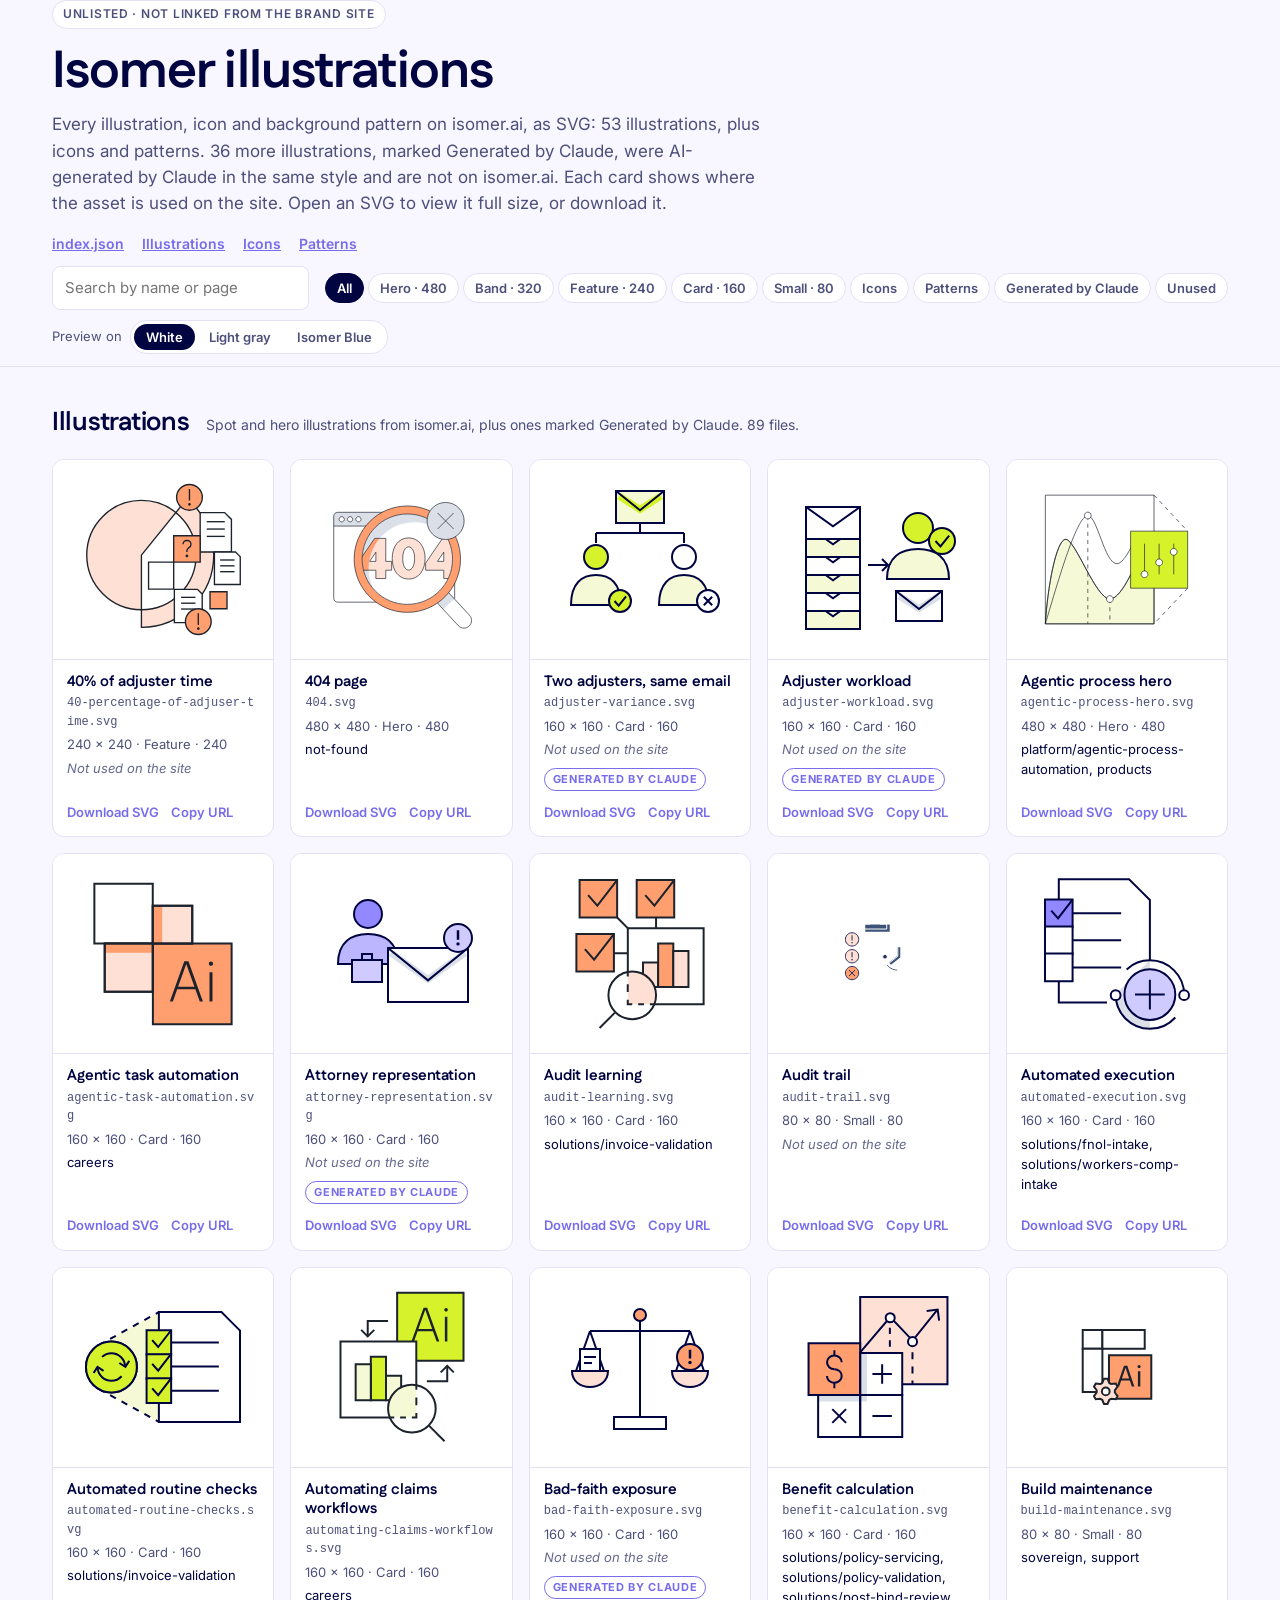
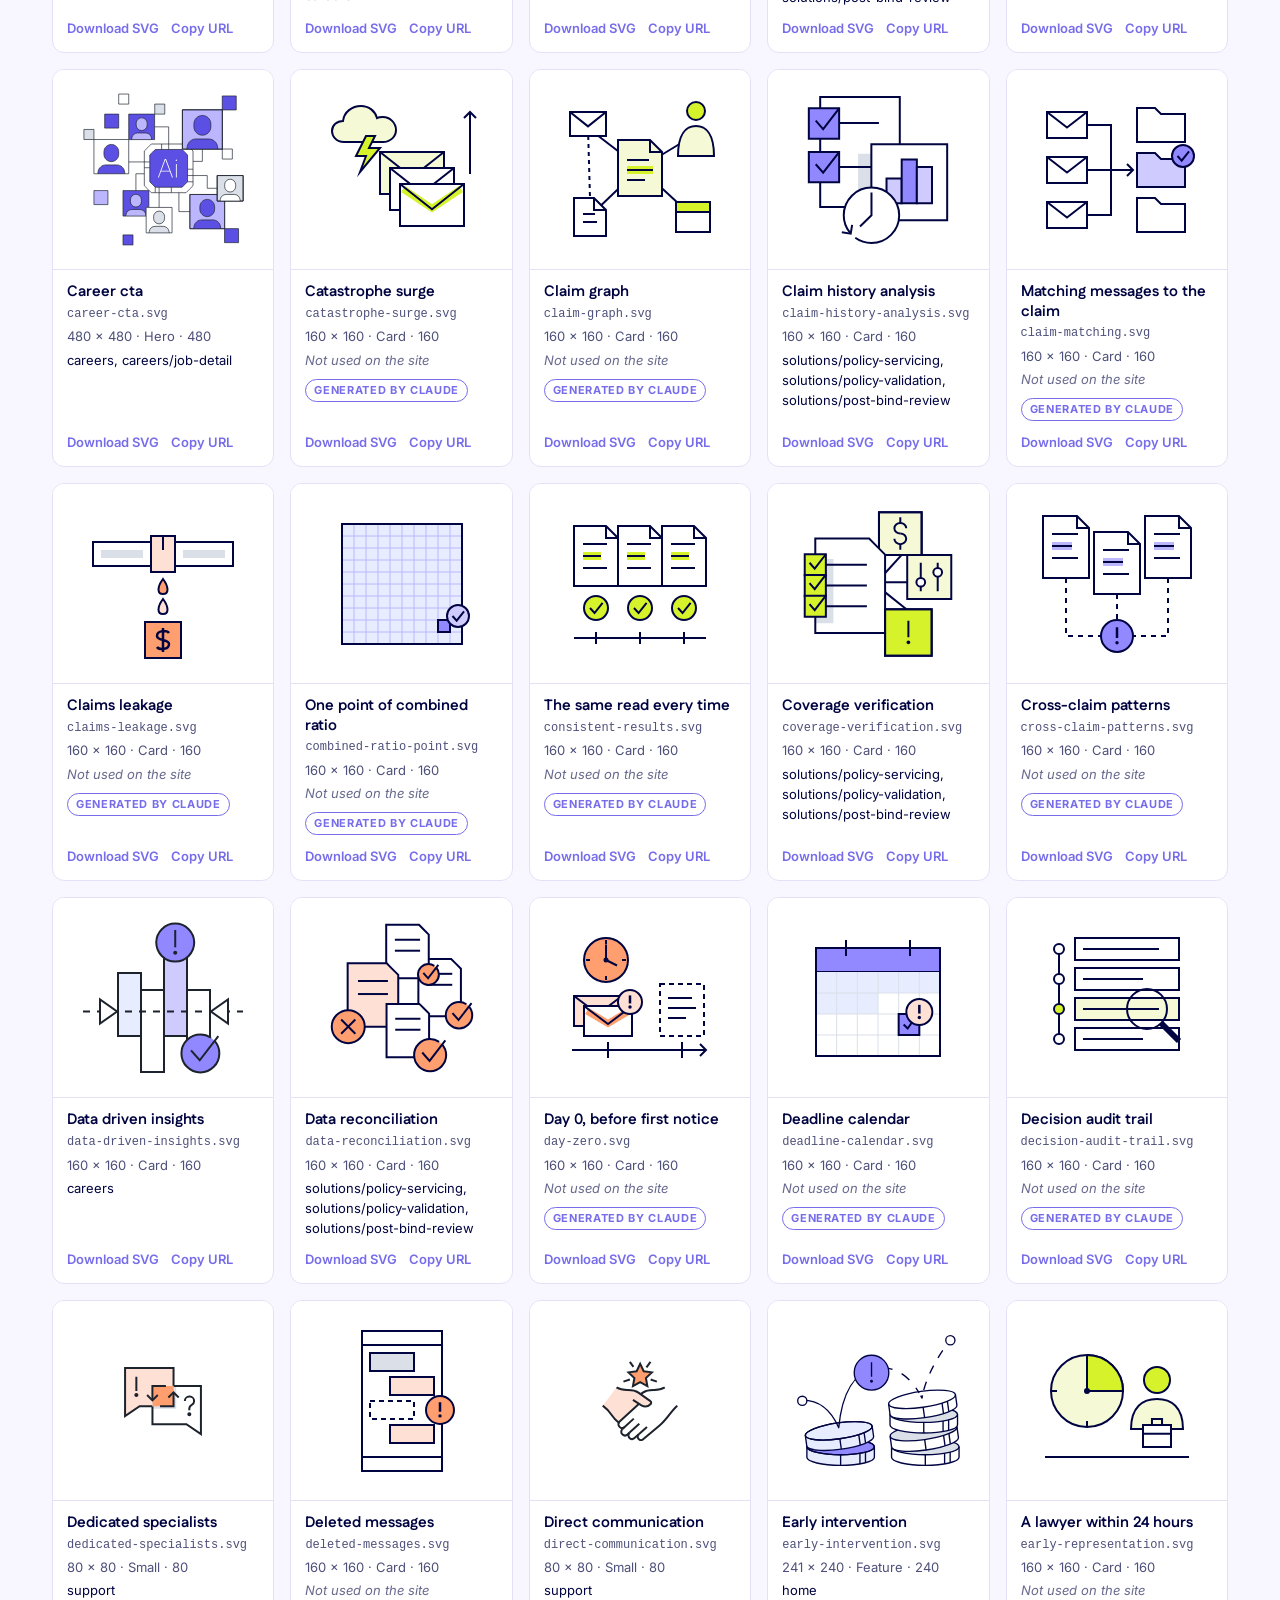
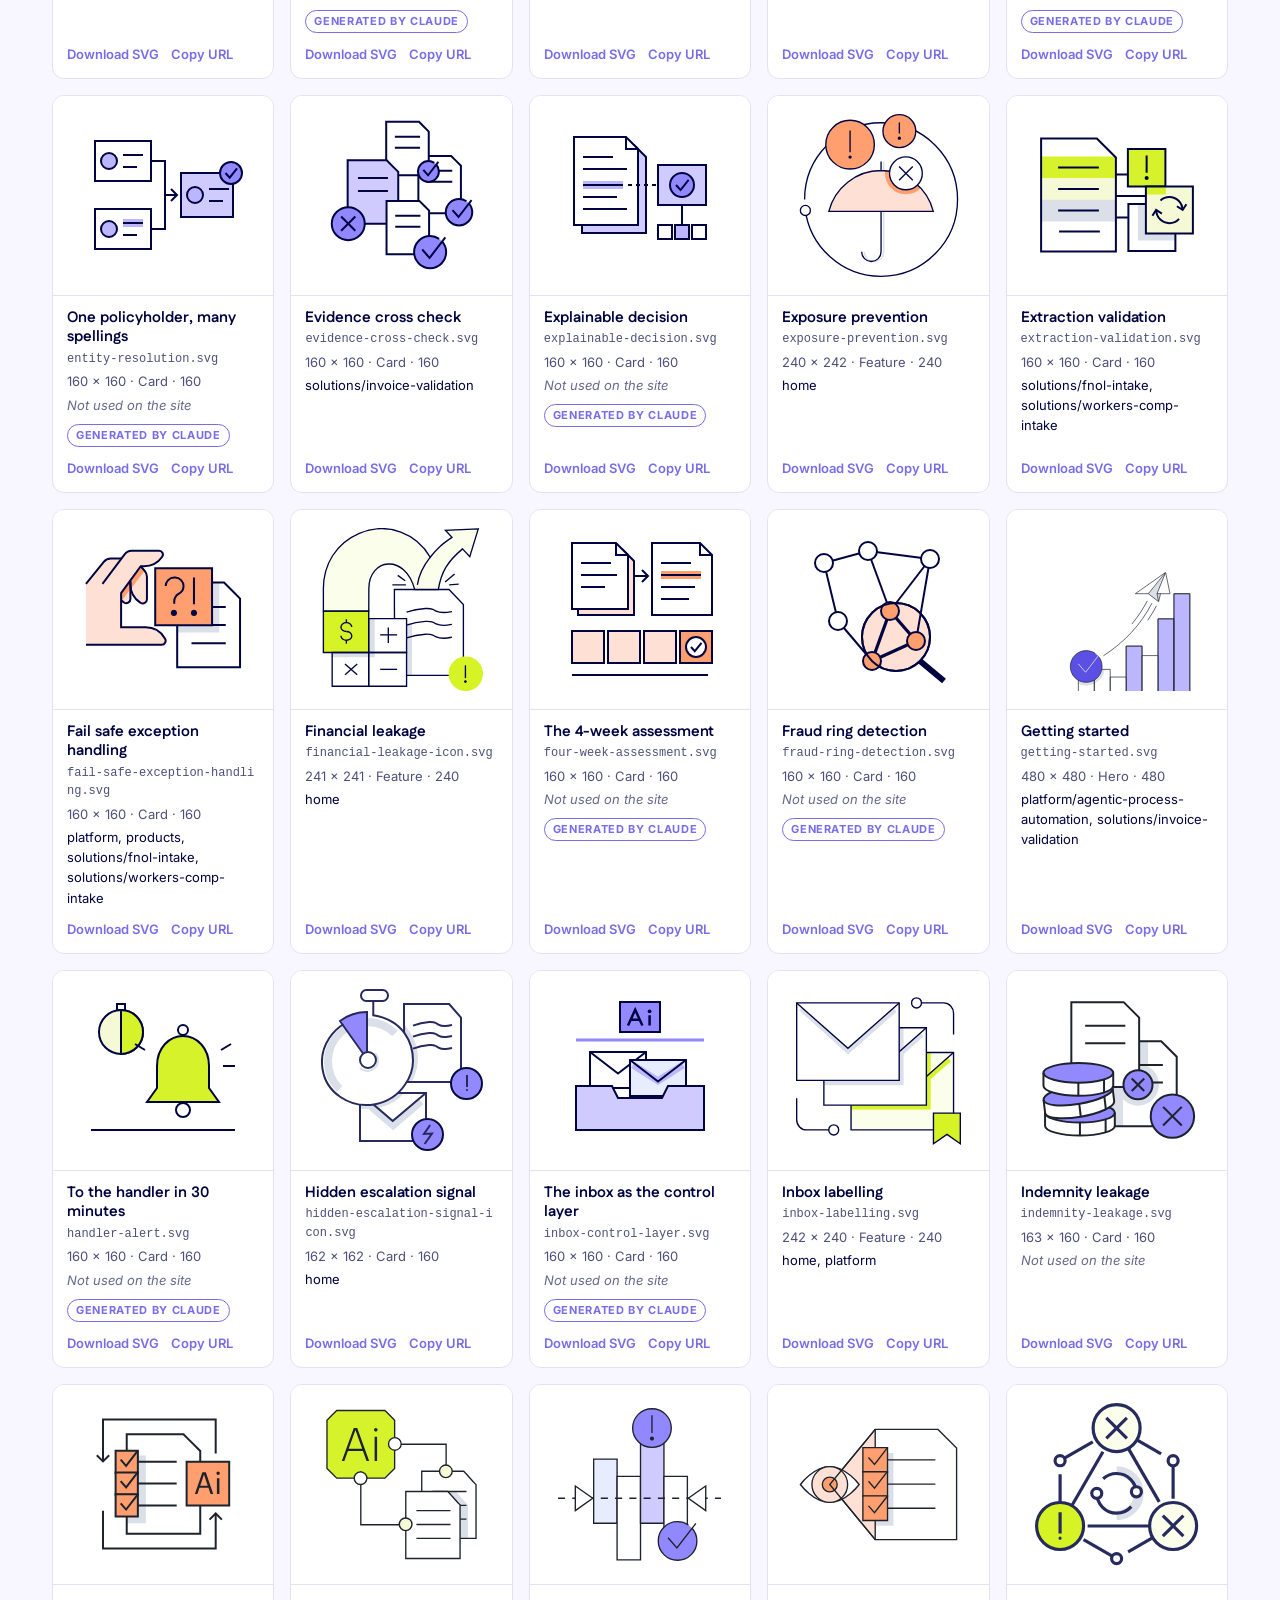
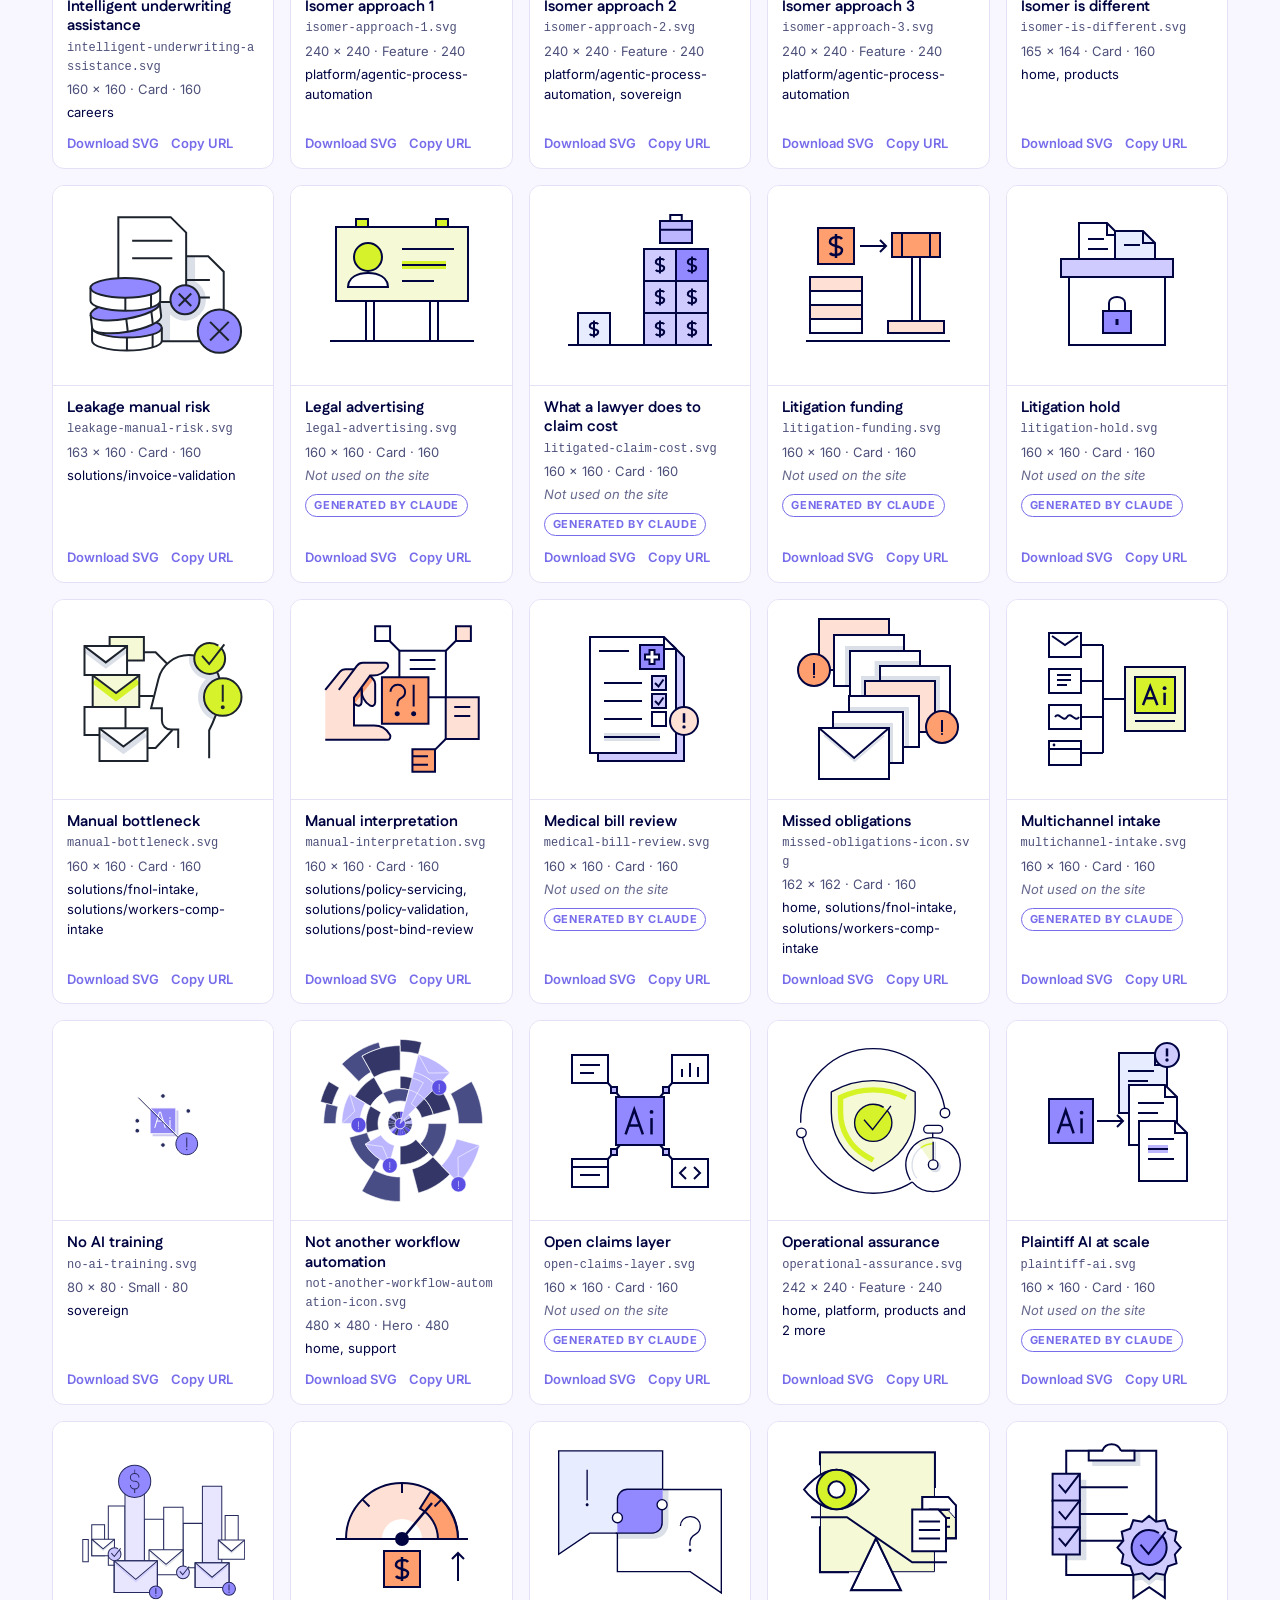
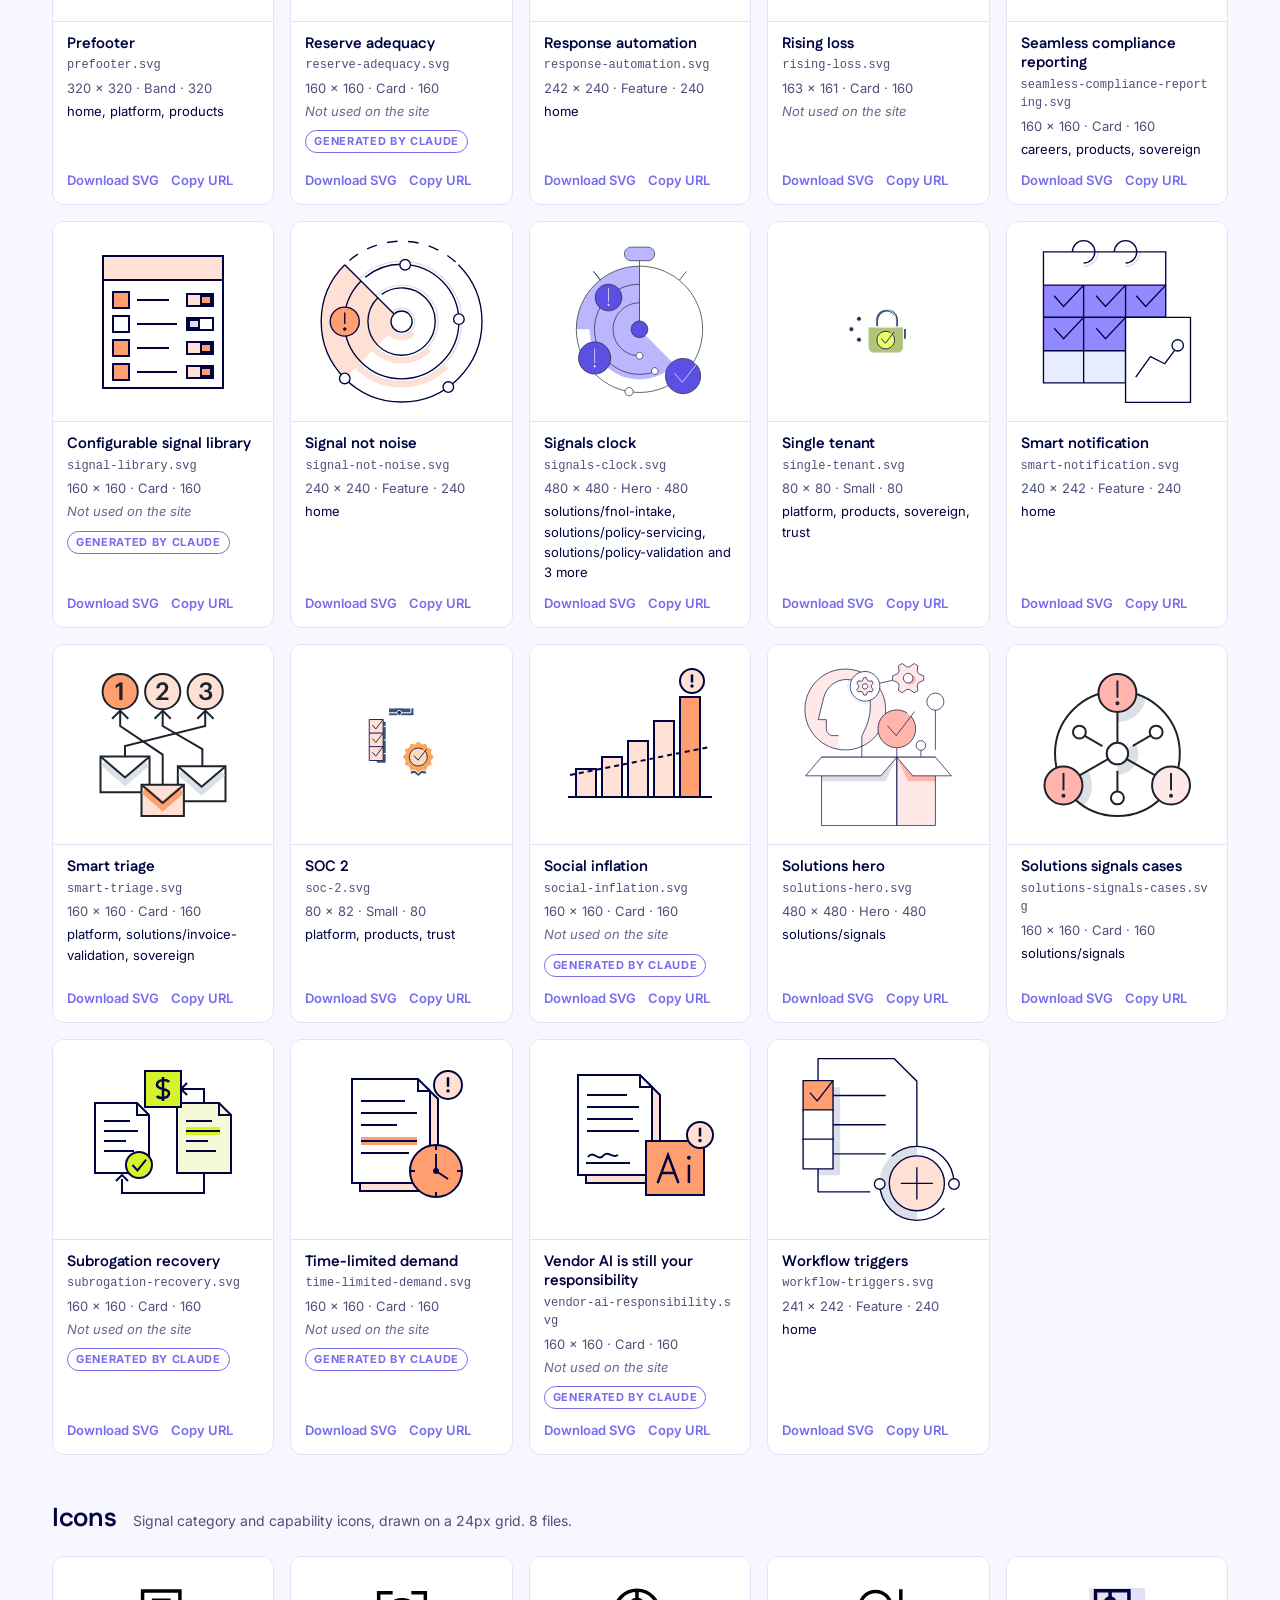
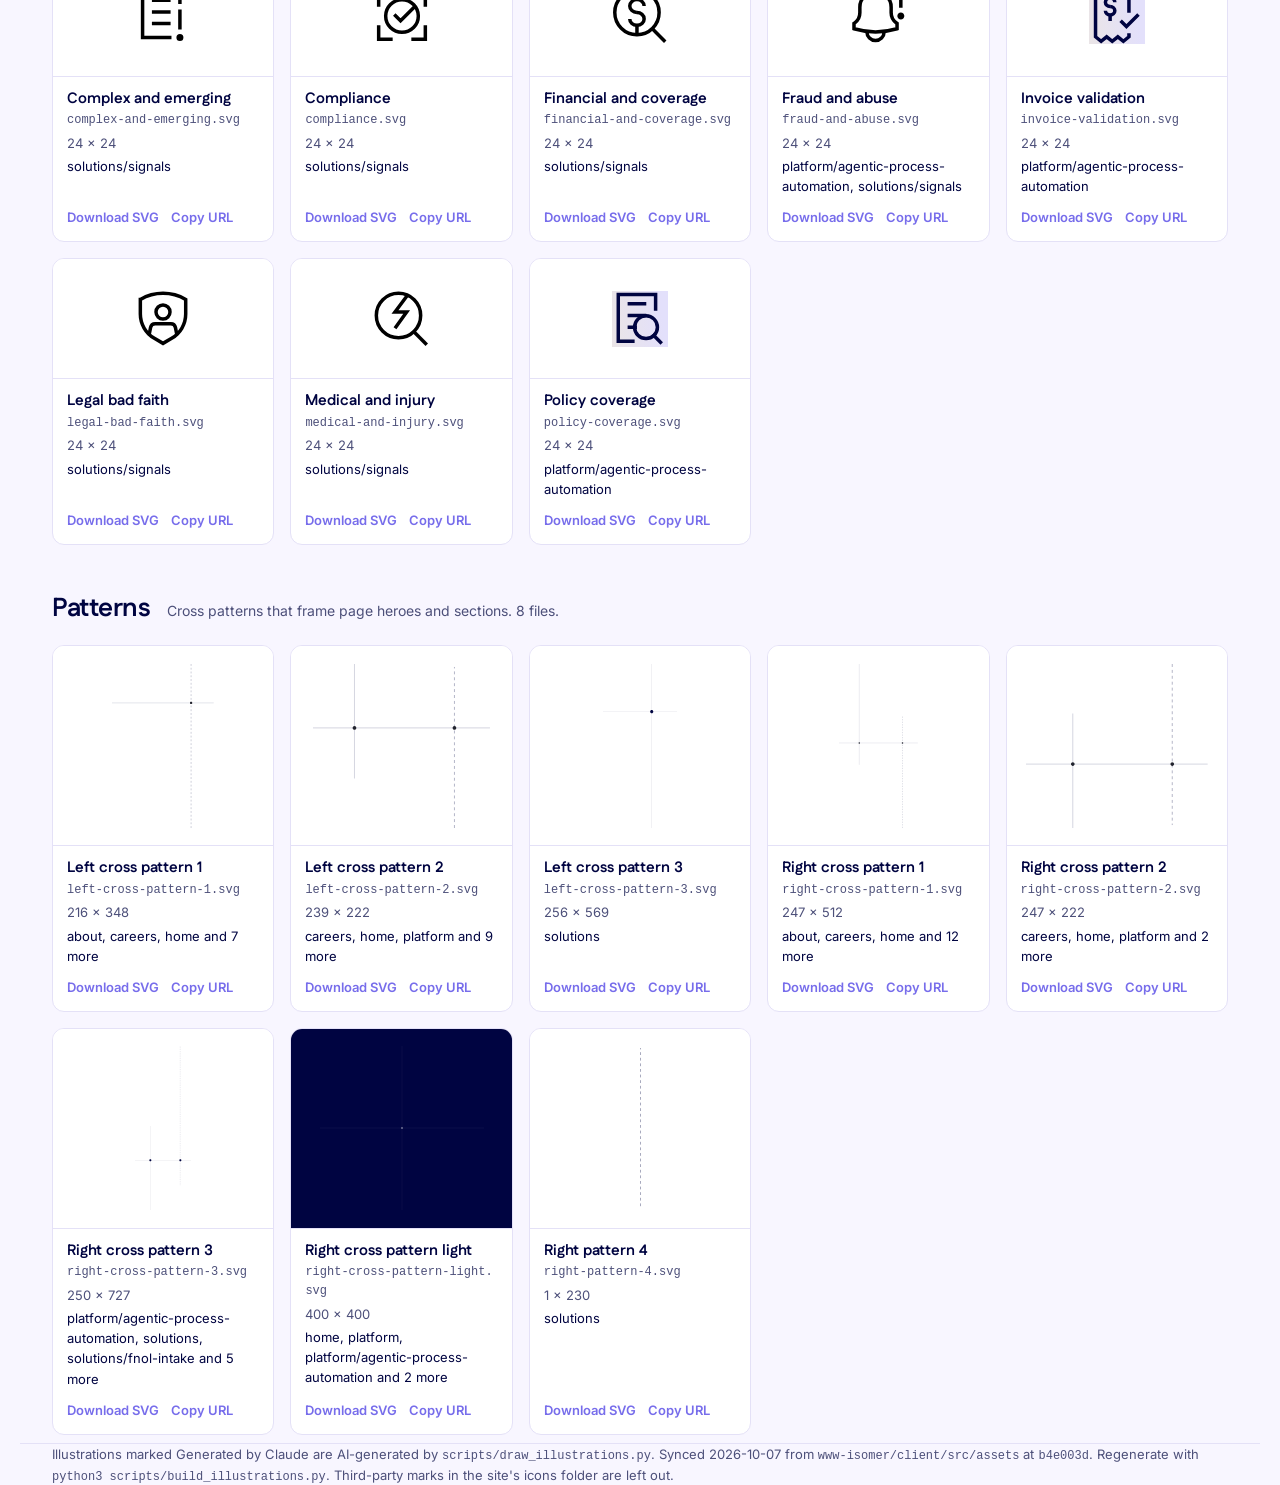
<file: illustrations/index.html>
<!doctype html>
<html lang="en">
<head>
<meta charset="utf-8">
<meta name="viewport" content="width=device-width, initial-scale=1">
<meta name="robots" content="noindex, nofollow">
<title>Isomer Illustrations</title>
<meta name="description" content="Every illustration, icon and pattern from isomer.ai, as SVG.">
<link rel="stylesheet" href="../tokens.css">
<style>
:root{color-scheme:light;--ink:var(--isomer-blue);--muted:var(--isomer-blue-70);--line:#E4E1F7;--bg:var(--isomer-light-gray);--surface:var(--isomer-white);--purple:var(--isomer-accent-purple);--pv:#FFFFFF}
body[data-pv="gray"]{--pv:var(--isomer-light-gray)}
body[data-pv="dark"]{--pv:var(--isomer-blue)}
*{box-sizing:border-box}
[hidden]{display:none!important}
body{margin:0;background:var(--bg);color:var(--ink);font:400 16px/1.55 var(--isomer-font-body);-webkit-font-smoothing:antialiased}
h1,h2,b{font-family:var(--isomer-font-display)}
a{color:var(--purple)}
code{font-family:ui-monospace,SFMono-Regular,Menlo,monospace;font-size:12px}
.wrap{max-width:1240px;margin:0 auto;padding:0 16px}
@media (min-width:720px){.wrap{padding:0 32px}}
header{padding:48px 0 24px}
.flag{display:inline-block;font-size:12px;font-weight:600;letter-spacing:.06em;text-transform:uppercase;color:var(--muted);border:1px solid var(--line);background:var(--surface);border-radius:999px;padding:4px 10px}
h1{font-size:clamp(34px,5vw,52px);line-height:1.05;letter-spacing:-.02em;margin:16px 0 12px;font-weight:700}
header p{max-width:720px;color:var(--muted);font-size:17px;margin:0}
header .links{display:flex;flex-wrap:wrap;gap:8px 18px;margin-top:16px;font-size:14px;font-weight:600}
.bar{position:sticky;top:0;z-index:5;background:var(--bg);border-bottom:1px solid var(--line);padding:12px 0}
.bar .wrap{display:flex;flex-wrap:wrap;gap:10px 16px;align-items:center}
.bar input{flex:1 1 220px;min-width:0;font:inherit;font-size:15px;padding:9px 12px;border:1px solid var(--line);border-radius:8px;background:var(--surface);color:var(--ink)}
.chips{display:flex;flex-wrap:wrap;gap:4px}
.chips button{font:600 13px var(--isomer-font-body);border:1px solid var(--line);background:var(--surface);color:var(--muted);border-radius:999px;padding:6px 11px;cursor:pointer}
.chips button[aria-pressed=true]{background:var(--ink);border-color:var(--ink);color:#fff}
.pvw{display:flex;align-items:center;gap:8px}
.pvw>span{font-size:13px;color:var(--muted)}
.pvs{display:inline-flex;padding:3px;gap:2px;border:1px solid var(--line);background:var(--surface);border-radius:999px}
.pvs button{font:600 13px var(--isomer-font-body);border:0;background:none;color:var(--muted);border-radius:999px;padding:5px 12px;cursor:pointer}
.pvs button[aria-checked=true]{background:var(--ink);color:#fff}
.pvs button:focus-visible{outline:2px solid var(--purple);outline-offset:1px}
.grp{padding:36px 0 8px}
.grp-h{display:flex;flex-wrap:wrap;align-items:baseline;gap:6px 16px;margin-bottom:16px}
.grp-h h2{margin:0;font-size:26px;letter-spacing:-.01em}
.grp-h p{margin:0;color:var(--muted);font-size:14px}
.grid{display:grid;gap:16px;grid-template-columns:repeat(auto-fill,minmax(220px,1fr))}

.card{margin:0;display:flex;flex-direction:column;background:var(--surface);border:1px solid var(--line);border-radius:12px;overflow:hidden}
.pv{flex:none;display:flex;align-items:center;justify-content:center;height:200px;background:var(--pv);border-bottom:1px solid var(--line);padding:18px}
.icons .pv{height:120px}
.card.on-dark .pv{background:var(--isomer-blue)}
.pv img{max-width:100%;max-height:100%;width:auto;height:auto}
.icons .pv img{width:56px;height:56px}
.patterns .pv img{max-height:164px}
figcaption{flex:1;display:flex;flex-direction:column;gap:3px;padding:12px 14px 14px;font-size:13px}
figcaption b{font-size:15px;line-height:1.3}
figcaption code{color:var(--muted);word-break:break-all}
.meta{color:var(--muted)}
.used{color:var(--ink)}.used.none{color:var(--isomer-blue-60);font-style:italic}
.acts{display:flex;flex-wrap:wrap;gap:4px 12px;margin-top:auto;padding-top:8px;font-weight:600;white-space:nowrap}
.acts a{text-decoration:none}
.ai-tag{align-self:flex-start;font-size:11px;font-weight:700;letter-spacing:.06em;text-transform:uppercase;color:var(--purple);border:1px solid var(--purple);border-radius:999px;padding:2px 8px;margin-top:6px}
.acts button{font:inherit;font-weight:600;color:var(--purple);background:none;border:0;padding:0;cursor:pointer}
.empty{display:none;padding:48px 0;color:var(--muted)}
footer{border-top:1px solid var(--line);margin-top:40px;padding:24px 0 48px;color:var(--muted);font-size:13px}
.toast{position:fixed;left:50%;bottom:20px;transform:translateX(-50%) translateY(20px);background:var(--ink);color:#fff;font-size:13px;padding:8px 14px;border-radius:8px;opacity:0;transition:.2s;pointer-events:none}
.toast.on{opacity:1;transform:translateX(-50%)}
@media (prefers-reduced-motion:reduce){.toast{transition:none}}
</style>
</head>
<body data-pv="white">
<header class="wrap">
<span class="flag">Unlisted · not linked from the brand site</span>
<h1>Isomer illustrations</h1>
<p>Every illustration, icon and background pattern on isomer.ai, as SVG: 53 illustrations, plus icons and patterns. 36 more illustrations, marked Generated by Claude, were AI-generated by Claude in the same style and are not on isomer.ai. Each card shows where the asset is used on the site. Open an SVG to view it full size, or download it.</p>
<div class="links"><a href="index.json">index.json</a><a href="#illustrations">Illustrations</a><a href="#icons">Icons</a><a href="#patterns">Patterns</a></div>
</header>
<div class="bar"><div class="wrap">
<input type="search" id="q" placeholder="Search by name or page" aria-label="Search illustrations">
<div class="chips" role="group" aria-label="Filter"><button type="button" data-f="all" aria-pressed="true">All</button><button type="button" data-f="Hero · 480" aria-pressed="false">Hero · 480</button><button type="button" data-f="Band · 320" aria-pressed="false">Band · 320</button><button type="button" data-f="Feature · 240" aria-pressed="false">Feature · 240</button><button type="button" data-f="Card · 160" aria-pressed="false">Card · 160</button><button type="button" data-f="Small · 80" aria-pressed="false">Small · 80</button><button type="button" data-f="icons" aria-pressed="false">Icons</button><button type="button" data-f="patterns" aria-pressed="false">Patterns</button><button type="button" data-f="claude" aria-pressed="false">Generated by Claude</button><button type="button" data-f="unused" aria-pressed="false">Unused</button></div>
<div class="pvw"><span id="pvl">Preview on</span><div class="pvs" role="radiogroup" aria-labelledby="pvl"><button type="button" role="radio" data-pv="white" aria-checked="true">White</button><button type="button" role="radio" data-pv="gray" aria-checked="false" tabindex="-1">Light gray</button><button type="button" role="radio" data-pv="dark" aria-checked="false" tabindex="-1">Isomer Blue</button></div></div>
</div></div>
<main class="wrap">
<section class="grp" id="illustrations" data-group="illustrations"><div class="grp-h"><h2>Illustrations</h2><p>Spot and hero illustrations from isomer.ai, plus ones marked Generated by Claude. 89 files.</p></div><div class="grid illustrations"><figure class="card" data-group="illustrations" data-size="Feature · 240" data-unused="1" data-ai="0" data-q="40-percentage-of-adjuser-time 40% of adjuster time not used on the site feature · 240 unused"><a class="pv" href="svg/40-percentage-of-adjuser-time.svg" aria-label="Open 40% of adjuster time SVG"><img src="svg/40-percentage-of-adjuser-time.svg" alt="40% of adjuster time" width="240" height="240" loading="lazy"></a><figcaption><b>40% of adjuster time</b><code>40-percentage-of-adjuser-time.svg</code><span class="meta">240 × 240 · Feature · 240</span><span class="used none" title="Not used on the site">Not used on the site</span><span class="acts"><a href="svg/40-percentage-of-adjuser-time.svg" download>Download SVG</a><button type="button" data-url="https://isomer-ai.github.io/brand/illustrations/svg/40-percentage-of-adjuser-time.svg">Copy URL</button></span></figcaption></figure><figure class="card" data-group="illustrations" data-size="Hero · 480" data-unused="0" data-ai="0" data-q="404 404 page not-found hero · 480"><a class="pv" href="svg/404.svg" aria-label="Open 404 page SVG"><img src="svg/404.svg" alt="404 page" width="480" height="480" loading="lazy"></a><figcaption><b>404 page</b><code>404.svg</code><span class="meta">480 × 480 · Hero · 480</span><span class="used" title="not-found">not-found</span><span class="acts"><a href="svg/404.svg" download>Download SVG</a><button type="button" data-url="https://isomer-ai.github.io/brand/illustrations/svg/404.svg">Copy URL</button></span></figcaption></figure><figure class="card" data-group="illustrations" data-size="Card · 160" data-unused="0" data-ai="1" data-q="adjuster-variance two adjusters, same email not used on the site card · 160 new ai-generated claude"><a class="pv" href="new/adjuster-variance.svg" aria-label="Open Two adjusters, same email SVG"><img src="new/adjuster-variance.svg" alt="Two adjusters, same email" width="160" height="160" loading="lazy"></a><figcaption><b>Two adjusters, same email</b><code>adjuster-variance.svg</code><span class="meta">160 × 160 · Card · 160</span><span class="used none" title="Not used on the site">Not used on the site</span><span class=ai-tag>Generated by Claude</span><span class="acts"><a href="new/adjuster-variance.svg" download>Download SVG</a><button type="button" data-url="https://isomer-ai.github.io/brand/illustrations/new/adjuster-variance.svg">Copy URL</button></span></figcaption></figure><figure class="card" data-group="illustrations" data-size="Card · 160" data-unused="0" data-ai="1" data-q="adjuster-workload adjuster workload not used on the site card · 160 new ai-generated claude"><a class="pv" href="new/adjuster-workload.svg" aria-label="Open Adjuster workload SVG"><img src="new/adjuster-workload.svg" alt="Adjuster workload" width="160" height="160" loading="lazy"></a><figcaption><b>Adjuster workload</b><code>adjuster-workload.svg</code><span class="meta">160 × 160 · Card · 160</span><span class="used none" title="Not used on the site">Not used on the site</span><span class=ai-tag>Generated by Claude</span><span class="acts"><a href="new/adjuster-workload.svg" download>Download SVG</a><button type="button" data-url="https://isomer-ai.github.io/brand/illustrations/new/adjuster-workload.svg">Copy URL</button></span></figcaption></figure><figure class="card" data-group="illustrations" data-size="Hero · 480" data-unused="0" data-ai="0" data-q="agentic-process-hero agentic process hero platform/agentic-process-automation, products hero · 480"><a class="pv" href="svg/agentic-process-hero.svg" aria-label="Open Agentic process hero SVG"><img src="svg/agentic-process-hero.svg" alt="Agentic process hero" width="480" height="480" loading="lazy"></a><figcaption><b>Agentic process hero</b><code>agentic-process-hero.svg</code><span class="meta">480 × 480 · Hero · 480</span><span class="used" title="platform/agentic-process-automation, products">platform/agentic-process-automation, products</span><span class="acts"><a href="svg/agentic-process-hero.svg" download>Download SVG</a><button type="button" data-url="https://isomer-ai.github.io/brand/illustrations/svg/agentic-process-hero.svg">Copy URL</button></span></figcaption></figure><figure class="card" data-group="illustrations" data-size="Card · 160" data-unused="0" data-ai="0" data-q="agentic-task-automation agentic task automation careers card · 160"><a class="pv" href="svg/agentic-task-automation.svg" aria-label="Open Agentic task automation SVG"><img src="svg/agentic-task-automation.svg" alt="Agentic task automation" width="160" height="160" loading="lazy"></a><figcaption><b>Agentic task automation</b><code>agentic-task-automation.svg</code><span class="meta">160 × 160 · Card · 160</span><span class="used" title="careers">careers</span><span class="acts"><a href="svg/agentic-task-automation.svg" download>Download SVG</a><button type="button" data-url="https://isomer-ai.github.io/brand/illustrations/svg/agentic-task-automation.svg">Copy URL</button></span></figcaption></figure><figure class="card" data-group="illustrations" data-size="Card · 160" data-unused="0" data-ai="1" data-q="attorney-representation attorney representation not used on the site card · 160 new ai-generated claude"><a class="pv" href="new/attorney-representation.svg" aria-label="Open Attorney representation SVG"><img src="new/attorney-representation.svg" alt="Attorney representation" width="160" height="160" loading="lazy"></a><figcaption><b>Attorney representation</b><code>attorney-representation.svg</code><span class="meta">160 × 160 · Card · 160</span><span class="used none" title="Not used on the site">Not used on the site</span><span class=ai-tag>Generated by Claude</span><span class="acts"><a href="new/attorney-representation.svg" download>Download SVG</a><button type="button" data-url="https://isomer-ai.github.io/brand/illustrations/new/attorney-representation.svg">Copy URL</button></span></figcaption></figure><figure class="card" data-group="illustrations" data-size="Card · 160" data-unused="0" data-ai="0" data-q="audit-learning audit learning solutions/invoice-validation card · 160"><a class="pv" href="svg/audit-learning.svg" aria-label="Open Audit learning SVG"><img src="svg/audit-learning.svg" alt="Audit learning" width="160" height="160" loading="lazy"></a><figcaption><b>Audit learning</b><code>audit-learning.svg</code><span class="meta">160 × 160 · Card · 160</span><span class="used" title="solutions/invoice-validation">solutions/invoice-validation</span><span class="acts"><a href="svg/audit-learning.svg" download>Download SVG</a><button type="button" data-url="https://isomer-ai.github.io/brand/illustrations/svg/audit-learning.svg">Copy URL</button></span></figcaption></figure><figure class="card" data-group="illustrations" data-size="Small · 80" data-unused="1" data-ai="0" data-q="audit-trail audit trail not used on the site small · 80 unused"><a class="pv" href="svg/audit-trail.svg" aria-label="Open Audit trail SVG"><img src="svg/audit-trail.svg" alt="Audit trail" width="80" height="80" loading="lazy"></a><figcaption><b>Audit trail</b><code>audit-trail.svg</code><span class="meta">80 × 80 · Small · 80</span><span class="used none" title="Not used on the site">Not used on the site</span><span class="acts"><a href="svg/audit-trail.svg" download>Download SVG</a><button type="button" data-url="https://isomer-ai.github.io/brand/illustrations/svg/audit-trail.svg">Copy URL</button></span></figcaption></figure><figure class="card" data-group="illustrations" data-size="Card · 160" data-unused="0" data-ai="0" data-q="automated-execution automated execution solutions/fnol-intake, solutions/workers-comp-intake card · 160"><a class="pv" href="svg/automated-execution.svg" aria-label="Open Automated execution SVG"><img src="svg/automated-execution.svg" alt="Automated execution" width="160" height="160" loading="lazy"></a><figcaption><b>Automated execution</b><code>automated-execution.svg</code><span class="meta">160 × 160 · Card · 160</span><span class="used" title="solutions/fnol-intake, solutions/workers-comp-intake">solutions/fnol-intake, solutions/workers-comp-intake</span><span class="acts"><a href="svg/automated-execution.svg" download>Download SVG</a><button type="button" data-url="https://isomer-ai.github.io/brand/illustrations/svg/automated-execution.svg">Copy URL</button></span></figcaption></figure><figure class="card" data-group="illustrations" data-size="Card · 160" data-unused="0" data-ai="0" data-q="automated-routine-checks automated routine checks solutions/invoice-validation card · 160"><a class="pv" href="svg/automated-routine-checks.svg" aria-label="Open Automated routine checks SVG"><img src="svg/automated-routine-checks.svg" alt="Automated routine checks" width="160" height="160" loading="lazy"></a><figcaption><b>Automated routine checks</b><code>automated-routine-checks.svg</code><span class="meta">160 × 160 · Card · 160</span><span class="used" title="solutions/invoice-validation">solutions/invoice-validation</span><span class="acts"><a href="svg/automated-routine-checks.svg" download>Download SVG</a><button type="button" data-url="https://isomer-ai.github.io/brand/illustrations/svg/automated-routine-checks.svg">Copy URL</button></span></figcaption></figure><figure class="card" data-group="illustrations" data-size="Card · 160" data-unused="0" data-ai="0" data-q="automating-claims-workflows automating claims workflows careers card · 160"><a class="pv" href="svg/automating-claims-workflows.svg" aria-label="Open Automating claims workflows SVG"><img src="svg/automating-claims-workflows.svg" alt="Automating claims workflows" width="160" height="160" loading="lazy"></a><figcaption><b>Automating claims workflows</b><code>automating-claims-workflows.svg</code><span class="meta">160 × 160 · Card · 160</span><span class="used" title="careers">careers</span><span class="acts"><a href="svg/automating-claims-workflows.svg" download>Download SVG</a><button type="button" data-url="https://isomer-ai.github.io/brand/illustrations/svg/automating-claims-workflows.svg">Copy URL</button></span></figcaption></figure><figure class="card" data-group="illustrations" data-size="Card · 160" data-unused="0" data-ai="1" data-q="bad-faith-exposure bad-faith exposure not used on the site card · 160 new ai-generated claude"><a class="pv" href="new/bad-faith-exposure.svg" aria-label="Open Bad-faith exposure SVG"><img src="new/bad-faith-exposure.svg" alt="Bad-faith exposure" width="160" height="160" loading="lazy"></a><figcaption><b>Bad-faith exposure</b><code>bad-faith-exposure.svg</code><span class="meta">160 × 160 · Card · 160</span><span class="used none" title="Not used on the site">Not used on the site</span><span class=ai-tag>Generated by Claude</span><span class="acts"><a href="new/bad-faith-exposure.svg" download>Download SVG</a><button type="button" data-url="https://isomer-ai.github.io/brand/illustrations/new/bad-faith-exposure.svg">Copy URL</button></span></figcaption></figure><figure class="card" data-group="illustrations" data-size="Card · 160" data-unused="0" data-ai="0" data-q="benefit-calculation benefit calculation solutions/policy-servicing, solutions/policy-validation, solutions/post-bind-review card · 160"><a class="pv" href="svg/benefit-calculation.svg" aria-label="Open Benefit calculation SVG"><img src="svg/benefit-calculation.svg" alt="Benefit calculation" width="160" height="160" loading="lazy"></a><figcaption><b>Benefit calculation</b><code>benefit-calculation.svg</code><span class="meta">160 × 160 · Card · 160</span><span class="used" title="solutions/policy-servicing, solutions/policy-validation, solutions/post-bind-review">solutions/policy-servicing, solutions/policy-validation, solutions/post-bind-review</span><span class="acts"><a href="svg/benefit-calculation.svg" download>Download SVG</a><button type="button" data-url="https://isomer-ai.github.io/brand/illustrations/svg/benefit-calculation.svg">Copy URL</button></span></figcaption></figure><figure class="card" data-group="illustrations" data-size="Small · 80" data-unused="0" data-ai="0" data-q="build-maintenance build maintenance sovereign, support small · 80"><a class="pv" href="svg/build-maintenance.svg" aria-label="Open Build maintenance SVG"><img src="svg/build-maintenance.svg" alt="Build maintenance" width="80" height="80" loading="lazy"></a><figcaption><b>Build maintenance</b><code>build-maintenance.svg</code><span class="meta">80 × 80 · Small · 80</span><span class="used" title="sovereign, support">sovereign, support</span><span class="acts"><a href="svg/build-maintenance.svg" download>Download SVG</a><button type="button" data-url="https://isomer-ai.github.io/brand/illustrations/svg/build-maintenance.svg">Copy URL</button></span></figcaption></figure><figure class="card" data-group="illustrations" data-size="Hero · 480" data-unused="0" data-ai="0" data-q="career-cta career cta careers, careers/job-detail hero · 480"><a class="pv" href="svg/career-cta.svg" aria-label="Open Career cta SVG"><img src="svg/career-cta.svg" alt="Career cta" width="480" height="480" loading="lazy"></a><figcaption><b>Career cta</b><code>career-cta.svg</code><span class="meta">480 × 480 · Hero · 480</span><span class="used" title="careers, careers/job-detail">careers, careers/job-detail</span><span class="acts"><a href="svg/career-cta.svg" download>Download SVG</a><button type="button" data-url="https://isomer-ai.github.io/brand/illustrations/svg/career-cta.svg">Copy URL</button></span></figcaption></figure><figure class="card" data-group="illustrations" data-size="Card · 160" data-unused="0" data-ai="1" data-q="catastrophe-surge catastrophe surge not used on the site card · 160 new ai-generated claude"><a class="pv" href="new/catastrophe-surge.svg" aria-label="Open Catastrophe surge SVG"><img src="new/catastrophe-surge.svg" alt="Catastrophe surge" width="160" height="160" loading="lazy"></a><figcaption><b>Catastrophe surge</b><code>catastrophe-surge.svg</code><span class="meta">160 × 160 · Card · 160</span><span class="used none" title="Not used on the site">Not used on the site</span><span class=ai-tag>Generated by Claude</span><span class="acts"><a href="new/catastrophe-surge.svg" download>Download SVG</a><button type="button" data-url="https://isomer-ai.github.io/brand/illustrations/new/catastrophe-surge.svg">Copy URL</button></span></figcaption></figure><figure class="card" data-group="illustrations" data-size="Card · 160" data-unused="0" data-ai="1" data-q="claim-graph claim graph not used on the site card · 160 new ai-generated claude"><a class="pv" href="new/claim-graph.svg" aria-label="Open Claim graph SVG"><img src="new/claim-graph.svg" alt="Claim graph" width="160" height="160" loading="lazy"></a><figcaption><b>Claim graph</b><code>claim-graph.svg</code><span class="meta">160 × 160 · Card · 160</span><span class="used none" title="Not used on the site">Not used on the site</span><span class=ai-tag>Generated by Claude</span><span class="acts"><a href="new/claim-graph.svg" download>Download SVG</a><button type="button" data-url="https://isomer-ai.github.io/brand/illustrations/new/claim-graph.svg">Copy URL</button></span></figcaption></figure><figure class="card" data-group="illustrations" data-size="Card · 160" data-unused="0" data-ai="0" data-q="claim-history-analysis claim history analysis solutions/policy-servicing, solutions/policy-validation, solutions/post-bind-review card · 160"><a class="pv" href="svg/claim-history-analysis.svg" aria-label="Open Claim history analysis SVG"><img src="svg/claim-history-analysis.svg" alt="Claim history analysis" width="160" height="160" loading="lazy"></a><figcaption><b>Claim history analysis</b><code>claim-history-analysis.svg</code><span class="meta">160 × 160 · Card · 160</span><span class="used" title="solutions/policy-servicing, solutions/policy-validation, solutions/post-bind-review">solutions/policy-servicing, solutions/policy-validation, solutions/post-bind-review</span><span class="acts"><a href="svg/claim-history-analysis.svg" download>Download SVG</a><button type="button" data-url="https://isomer-ai.github.io/brand/illustrations/svg/claim-history-analysis.svg">Copy URL</button></span></figcaption></figure><figure class="card" data-group="illustrations" data-size="Card · 160" data-unused="0" data-ai="1" data-q="claim-matching matching messages to the claim not used on the site card · 160 new ai-generated claude"><a class="pv" href="new/claim-matching.svg" aria-label="Open Matching messages to the claim SVG"><img src="new/claim-matching.svg" alt="Matching messages to the claim" width="160" height="160" loading="lazy"></a><figcaption><b>Matching messages to the claim</b><code>claim-matching.svg</code><span class="meta">160 × 160 · Card · 160</span><span class="used none" title="Not used on the site">Not used on the site</span><span class=ai-tag>Generated by Claude</span><span class="acts"><a href="new/claim-matching.svg" download>Download SVG</a><button type="button" data-url="https://isomer-ai.github.io/brand/illustrations/new/claim-matching.svg">Copy URL</button></span></figcaption></figure><figure class="card" data-group="illustrations" data-size="Card · 160" data-unused="0" data-ai="1" data-q="claims-leakage claims leakage not used on the site card · 160 new ai-generated claude"><a class="pv" href="new/claims-leakage.svg" aria-label="Open Claims leakage SVG"><img src="new/claims-leakage.svg" alt="Claims leakage" width="160" height="160" loading="lazy"></a><figcaption><b>Claims leakage</b><code>claims-leakage.svg</code><span class="meta">160 × 160 · Card · 160</span><span class="used none" title="Not used on the site">Not used on the site</span><span class=ai-tag>Generated by Claude</span><span class="acts"><a href="new/claims-leakage.svg" download>Download SVG</a><button type="button" data-url="https://isomer-ai.github.io/brand/illustrations/new/claims-leakage.svg">Copy URL</button></span></figcaption></figure><figure class="card" data-group="illustrations" data-size="Card · 160" data-unused="0" data-ai="1" data-q="combined-ratio-point one point of combined ratio not used on the site card · 160 new ai-generated claude"><a class="pv" href="new/combined-ratio-point.svg" aria-label="Open One point of combined ratio SVG"><img src="new/combined-ratio-point.svg" alt="One point of combined ratio" width="160" height="160" loading="lazy"></a><figcaption><b>One point of combined ratio</b><code>combined-ratio-point.svg</code><span class="meta">160 × 160 · Card · 160</span><span class="used none" title="Not used on the site">Not used on the site</span><span class=ai-tag>Generated by Claude</span><span class="acts"><a href="new/combined-ratio-point.svg" download>Download SVG</a><button type="button" data-url="https://isomer-ai.github.io/brand/illustrations/new/combined-ratio-point.svg">Copy URL</button></span></figcaption></figure><figure class="card" data-group="illustrations" data-size="Card · 160" data-unused="0" data-ai="1" data-q="consistent-results the same read every time not used on the site card · 160 new ai-generated claude"><a class="pv" href="new/consistent-results.svg" aria-label="Open The same read every time SVG"><img src="new/consistent-results.svg" alt="The same read every time" width="160" height="160" loading="lazy"></a><figcaption><b>The same read every time</b><code>consistent-results.svg</code><span class="meta">160 × 160 · Card · 160</span><span class="used none" title="Not used on the site">Not used on the site</span><span class=ai-tag>Generated by Claude</span><span class="acts"><a href="new/consistent-results.svg" download>Download SVG</a><button type="button" data-url="https://isomer-ai.github.io/brand/illustrations/new/consistent-results.svg">Copy URL</button></span></figcaption></figure><figure class="card" data-group="illustrations" data-size="Card · 160" data-unused="0" data-ai="0" data-q="coverage-verification coverage verification solutions/policy-servicing, solutions/policy-validation, solutions/post-bind-review card · 160"><a class="pv" href="svg/coverage-verification.svg" aria-label="Open Coverage verification SVG"><img src="svg/coverage-verification.svg" alt="Coverage verification" width="160" height="160" loading="lazy"></a><figcaption><b>Coverage verification</b><code>coverage-verification.svg</code><span class="meta">160 × 160 · Card · 160</span><span class="used" title="solutions/policy-servicing, solutions/policy-validation, solutions/post-bind-review">solutions/policy-servicing, solutions/policy-validation, solutions/post-bind-review</span><span class="acts"><a href="svg/coverage-verification.svg" download>Download SVG</a><button type="button" data-url="https://isomer-ai.github.io/brand/illustrations/svg/coverage-verification.svg">Copy URL</button></span></figcaption></figure><figure class="card" data-group="illustrations" data-size="Card · 160" data-unused="0" data-ai="1" data-q="cross-claim-patterns cross-claim patterns not used on the site card · 160 new ai-generated claude"><a class="pv" href="new/cross-claim-patterns.svg" aria-label="Open Cross-claim patterns SVG"><img src="new/cross-claim-patterns.svg" alt="Cross-claim patterns" width="160" height="160" loading="lazy"></a><figcaption><b>Cross-claim patterns</b><code>cross-claim-patterns.svg</code><span class="meta">160 × 160 · Card · 160</span><span class="used none" title="Not used on the site">Not used on the site</span><span class=ai-tag>Generated by Claude</span><span class="acts"><a href="new/cross-claim-patterns.svg" download>Download SVG</a><button type="button" data-url="https://isomer-ai.github.io/brand/illustrations/new/cross-claim-patterns.svg">Copy URL</button></span></figcaption></figure><figure class="card" data-group="illustrations" data-size="Card · 160" data-unused="0" data-ai="0" data-q="data-driven-insights data driven insights careers card · 160"><a class="pv" href="svg/data-driven-insights.svg" aria-label="Open Data driven insights SVG"><img src="svg/data-driven-insights.svg" alt="Data driven insights" width="160" height="160" loading="lazy"></a><figcaption><b>Data driven insights</b><code>data-driven-insights.svg</code><span class="meta">160 × 160 · Card · 160</span><span class="used" title="careers">careers</span><span class="acts"><a href="svg/data-driven-insights.svg" download>Download SVG</a><button type="button" data-url="https://isomer-ai.github.io/brand/illustrations/svg/data-driven-insights.svg">Copy URL</button></span></figcaption></figure><figure class="card" data-group="illustrations" data-size="Card · 160" data-unused="0" data-ai="0" data-q="data-reconciliation data reconciliation solutions/policy-servicing, solutions/policy-validation, solutions/post-bind-review card · 160"><a class="pv" href="svg/data-reconciliation.svg" aria-label="Open Data reconciliation SVG"><img src="svg/data-reconciliation.svg" alt="Data reconciliation" width="160" height="160" loading="lazy"></a><figcaption><b>Data reconciliation</b><code>data-reconciliation.svg</code><span class="meta">160 × 160 · Card · 160</span><span class="used" title="solutions/policy-servicing, solutions/policy-validation, solutions/post-bind-review">solutions/policy-servicing, solutions/policy-validation, solutions/post-bind-review</span><span class="acts"><a href="svg/data-reconciliation.svg" download>Download SVG</a><button type="button" data-url="https://isomer-ai.github.io/brand/illustrations/svg/data-reconciliation.svg">Copy URL</button></span></figcaption></figure><figure class="card" data-group="illustrations" data-size="Card · 160" data-unused="0" data-ai="1" data-q="day-zero day 0, before first notice not used on the site card · 160 new ai-generated claude"><a class="pv" href="new/day-zero.svg" aria-label="Open Day 0, before first notice SVG"><img src="new/day-zero.svg" alt="Day 0, before first notice" width="160" height="160" loading="lazy"></a><figcaption><b>Day 0, before first notice</b><code>day-zero.svg</code><span class="meta">160 × 160 · Card · 160</span><span class="used none" title="Not used on the site">Not used on the site</span><span class=ai-tag>Generated by Claude</span><span class="acts"><a href="new/day-zero.svg" download>Download SVG</a><button type="button" data-url="https://isomer-ai.github.io/brand/illustrations/new/day-zero.svg">Copy URL</button></span></figcaption></figure><figure class="card" data-group="illustrations" data-size="Card · 160" data-unused="0" data-ai="1" data-q="deadline-calendar deadline calendar not used on the site card · 160 new ai-generated claude"><a class="pv" href="new/deadline-calendar.svg" aria-label="Open Deadline calendar SVG"><img src="new/deadline-calendar.svg" alt="Deadline calendar" width="160" height="160" loading="lazy"></a><figcaption><b>Deadline calendar</b><code>deadline-calendar.svg</code><span class="meta">160 × 160 · Card · 160</span><span class="used none" title="Not used on the site">Not used on the site</span><span class=ai-tag>Generated by Claude</span><span class="acts"><a href="new/deadline-calendar.svg" download>Download SVG</a><button type="button" data-url="https://isomer-ai.github.io/brand/illustrations/new/deadline-calendar.svg">Copy URL</button></span></figcaption></figure><figure class="card" data-group="illustrations" data-size="Card · 160" data-unused="0" data-ai="1" data-q="decision-audit-trail decision audit trail not used on the site card · 160 new ai-generated claude"><a class="pv" href="new/decision-audit-trail.svg" aria-label="Open Decision audit trail SVG"><img src="new/decision-audit-trail.svg" alt="Decision audit trail" width="160" height="160" loading="lazy"></a><figcaption><b>Decision audit trail</b><code>decision-audit-trail.svg</code><span class="meta">160 × 160 · Card · 160</span><span class="used none" title="Not used on the site">Not used on the site</span><span class=ai-tag>Generated by Claude</span><span class="acts"><a href="new/decision-audit-trail.svg" download>Download SVG</a><button type="button" data-url="https://isomer-ai.github.io/brand/illustrations/new/decision-audit-trail.svg">Copy URL</button></span></figcaption></figure><figure class="card" data-group="illustrations" data-size="Small · 80" data-unused="0" data-ai="0" data-q="dedicated-specialists dedicated specialists support small · 80"><a class="pv" href="svg/dedicated-specialists.svg" aria-label="Open Dedicated specialists SVG"><img src="svg/dedicated-specialists.svg" alt="Dedicated specialists" width="80" height="80" loading="lazy"></a><figcaption><b>Dedicated specialists</b><code>dedicated-specialists.svg</code><span class="meta">80 × 80 · Small · 80</span><span class="used" title="support">support</span><span class="acts"><a href="svg/dedicated-specialists.svg" download>Download SVG</a><button type="button" data-url="https://isomer-ai.github.io/brand/illustrations/svg/dedicated-specialists.svg">Copy URL</button></span></figcaption></figure><figure class="card" data-group="illustrations" data-size="Card · 160" data-unused="0" data-ai="1" data-q="deleted-messages deleted messages not used on the site card · 160 new ai-generated claude"><a class="pv" href="new/deleted-messages.svg" aria-label="Open Deleted messages SVG"><img src="new/deleted-messages.svg" alt="Deleted messages" width="160" height="160" loading="lazy"></a><figcaption><b>Deleted messages</b><code>deleted-messages.svg</code><span class="meta">160 × 160 · Card · 160</span><span class="used none" title="Not used on the site">Not used on the site</span><span class=ai-tag>Generated by Claude</span><span class="acts"><a href="new/deleted-messages.svg" download>Download SVG</a><button type="button" data-url="https://isomer-ai.github.io/brand/illustrations/new/deleted-messages.svg">Copy URL</button></span></figcaption></figure><figure class="card" data-group="illustrations" data-size="Small · 80" data-unused="0" data-ai="0" data-q="direct-communication direct communication support small · 80"><a class="pv" href="svg/direct-communication.svg" aria-label="Open Direct communication SVG"><img src="svg/direct-communication.svg" alt="Direct communication" width="80" height="80" loading="lazy"></a><figcaption><b>Direct communication</b><code>direct-communication.svg</code><span class="meta">80 × 80 · Small · 80</span><span class="used" title="support">support</span><span class="acts"><a href="svg/direct-communication.svg" download>Download SVG</a><button type="button" data-url="https://isomer-ai.github.io/brand/illustrations/svg/direct-communication.svg">Copy URL</button></span></figcaption></figure><figure class="card" data-group="illustrations" data-size="Feature · 240" data-unused="0" data-ai="0" data-q="early-intervention early intervention home feature · 240"><a class="pv" href="svg/early-intervention.svg" aria-label="Open Early intervention SVG"><img src="svg/early-intervention.svg" alt="Early intervention" width="241" height="240" loading="lazy"></a><figcaption><b>Early intervention</b><code>early-intervention.svg</code><span class="meta">241 × 240 · Feature · 240</span><span class="used" title="home">home</span><span class="acts"><a href="svg/early-intervention.svg" download>Download SVG</a><button type="button" data-url="https://isomer-ai.github.io/brand/illustrations/svg/early-intervention.svg">Copy URL</button></span></figcaption></figure><figure class="card" data-group="illustrations" data-size="Card · 160" data-unused="0" data-ai="1" data-q="early-representation a lawyer within 24 hours not used on the site card · 160 new ai-generated claude"><a class="pv" href="new/early-representation.svg" aria-label="Open A lawyer within 24 hours SVG"><img src="new/early-representation.svg" alt="A lawyer within 24 hours" width="160" height="160" loading="lazy"></a><figcaption><b>A lawyer within 24 hours</b><code>early-representation.svg</code><span class="meta">160 × 160 · Card · 160</span><span class="used none" title="Not used on the site">Not used on the site</span><span class=ai-tag>Generated by Claude</span><span class="acts"><a href="new/early-representation.svg" download>Download SVG</a><button type="button" data-url="https://isomer-ai.github.io/brand/illustrations/new/early-representation.svg">Copy URL</button></span></figcaption></figure><figure class="card" data-group="illustrations" data-size="Card · 160" data-unused="0" data-ai="1" data-q="entity-resolution one policyholder, many spellings not used on the site card · 160 new ai-generated claude"><a class="pv" href="new/entity-resolution.svg" aria-label="Open One policyholder, many spellings SVG"><img src="new/entity-resolution.svg" alt="One policyholder, many spellings" width="160" height="160" loading="lazy"></a><figcaption><b>One policyholder, many spellings</b><code>entity-resolution.svg</code><span class="meta">160 × 160 · Card · 160</span><span class="used none" title="Not used on the site">Not used on the site</span><span class=ai-tag>Generated by Claude</span><span class="acts"><a href="new/entity-resolution.svg" download>Download SVG</a><button type="button" data-url="https://isomer-ai.github.io/brand/illustrations/new/entity-resolution.svg">Copy URL</button></span></figcaption></figure><figure class="card" data-group="illustrations" data-size="Card · 160" data-unused="0" data-ai="0" data-q="evidence-cross-check evidence cross check solutions/invoice-validation card · 160"><a class="pv" href="svg/evidence-cross-check.svg" aria-label="Open Evidence cross check SVG"><img src="svg/evidence-cross-check.svg" alt="Evidence cross check" width="160" height="160" loading="lazy"></a><figcaption><b>Evidence cross check</b><code>evidence-cross-check.svg</code><span class="meta">160 × 160 · Card · 160</span><span class="used" title="solutions/invoice-validation">solutions/invoice-validation</span><span class="acts"><a href="svg/evidence-cross-check.svg" download>Download SVG</a><button type="button" data-url="https://isomer-ai.github.io/brand/illustrations/svg/evidence-cross-check.svg">Copy URL</button></span></figcaption></figure><figure class="card" data-group="illustrations" data-size="Card · 160" data-unused="0" data-ai="1" data-q="explainable-decision explainable decision not used on the site card · 160 new ai-generated claude"><a class="pv" href="new/explainable-decision.svg" aria-label="Open Explainable decision SVG"><img src="new/explainable-decision.svg" alt="Explainable decision" width="160" height="160" loading="lazy"></a><figcaption><b>Explainable decision</b><code>explainable-decision.svg</code><span class="meta">160 × 160 · Card · 160</span><span class="used none" title="Not used on the site">Not used on the site</span><span class=ai-tag>Generated by Claude</span><span class="acts"><a href="new/explainable-decision.svg" download>Download SVG</a><button type="button" data-url="https://isomer-ai.github.io/brand/illustrations/new/explainable-decision.svg">Copy URL</button></span></figcaption></figure><figure class="card" data-group="illustrations" data-size="Feature · 240" data-unused="0" data-ai="0" data-q="exposure-prevention exposure prevention home feature · 240"><a class="pv" href="svg/exposure-prevention.svg" aria-label="Open Exposure prevention SVG"><img src="svg/exposure-prevention.svg" alt="Exposure prevention" width="240" height="242" loading="lazy"></a><figcaption><b>Exposure prevention</b><code>exposure-prevention.svg</code><span class="meta">240 × 242 · Feature · 240</span><span class="used" title="home">home</span><span class="acts"><a href="svg/exposure-prevention.svg" download>Download SVG</a><button type="button" data-url="https://isomer-ai.github.io/brand/illustrations/svg/exposure-prevention.svg">Copy URL</button></span></figcaption></figure><figure class="card" data-group="illustrations" data-size="Card · 160" data-unused="0" data-ai="0" data-q="extraction-validation extraction validation solutions/fnol-intake, solutions/workers-comp-intake card · 160"><a class="pv" href="svg/extraction-validation.svg" aria-label="Open Extraction validation SVG"><img src="svg/extraction-validation.svg" alt="Extraction validation" width="160" height="160" loading="lazy"></a><figcaption><b>Extraction validation</b><code>extraction-validation.svg</code><span class="meta">160 × 160 · Card · 160</span><span class="used" title="solutions/fnol-intake, solutions/workers-comp-intake">solutions/fnol-intake, solutions/workers-comp-intake</span><span class="acts"><a href="svg/extraction-validation.svg" download>Download SVG</a><button type="button" data-url="https://isomer-ai.github.io/brand/illustrations/svg/extraction-validation.svg">Copy URL</button></span></figcaption></figure><figure class="card" data-group="illustrations" data-size="Card · 160" data-unused="0" data-ai="0" data-q="fail-safe-exception-handling fail safe exception handling platform, products, solutions/fnol-intake, solutions/workers-comp-intake card · 160"><a class="pv" href="svg/fail-safe-exception-handling.svg" aria-label="Open Fail safe exception handling SVG"><img src="svg/fail-safe-exception-handling.svg" alt="Fail safe exception handling" width="160" height="160" loading="lazy"></a><figcaption><b>Fail safe exception handling</b><code>fail-safe-exception-handling.svg</code><span class="meta">160 × 160 · Card · 160</span><span class="used" title="platform, products, solutions/fnol-intake, solutions/workers-comp-intake">platform, products, solutions/fnol-intake, solutions/workers-comp-intake</span><span class="acts"><a href="svg/fail-safe-exception-handling.svg" download>Download SVG</a><button type="button" data-url="https://isomer-ai.github.io/brand/illustrations/svg/fail-safe-exception-handling.svg">Copy URL</button></span></figcaption></figure><figure class="card" data-group="illustrations" data-size="Feature · 240" data-unused="0" data-ai="0" data-q="financial-leakage-icon financial leakage home feature · 240"><a class="pv" href="svg/financial-leakage-icon.svg" aria-label="Open Financial leakage SVG"><img src="svg/financial-leakage-icon.svg" alt="Financial leakage" width="241" height="241" loading="lazy"></a><figcaption><b>Financial leakage</b><code>financial-leakage-icon.svg</code><span class="meta">241 × 241 · Feature · 240</span><span class="used" title="home">home</span><span class="acts"><a href="svg/financial-leakage-icon.svg" download>Download SVG</a><button type="button" data-url="https://isomer-ai.github.io/brand/illustrations/svg/financial-leakage-icon.svg">Copy URL</button></span></figcaption></figure><figure class="card" data-group="illustrations" data-size="Card · 160" data-unused="0" data-ai="1" data-q="four-week-assessment the 4-week assessment not used on the site card · 160 new ai-generated claude"><a class="pv" href="new/four-week-assessment.svg" aria-label="Open The 4-week assessment SVG"><img src="new/four-week-assessment.svg" alt="The 4-week assessment" width="160" height="160" loading="lazy"></a><figcaption><b>The 4-week assessment</b><code>four-week-assessment.svg</code><span class="meta">160 × 160 · Card · 160</span><span class="used none" title="Not used on the site">Not used on the site</span><span class=ai-tag>Generated by Claude</span><span class="acts"><a href="new/four-week-assessment.svg" download>Download SVG</a><button type="button" data-url="https://isomer-ai.github.io/brand/illustrations/new/four-week-assessment.svg">Copy URL</button></span></figcaption></figure><figure class="card" data-group="illustrations" data-size="Card · 160" data-unused="0" data-ai="1" data-q="fraud-ring-detection fraud ring detection not used on the site card · 160 new ai-generated claude"><a class="pv" href="new/fraud-ring-detection.svg" aria-label="Open Fraud ring detection SVG"><img src="new/fraud-ring-detection.svg" alt="Fraud ring detection" width="160" height="160" loading="lazy"></a><figcaption><b>Fraud ring detection</b><code>fraud-ring-detection.svg</code><span class="meta">160 × 160 · Card · 160</span><span class="used none" title="Not used on the site">Not used on the site</span><span class=ai-tag>Generated by Claude</span><span class="acts"><a href="new/fraud-ring-detection.svg" download>Download SVG</a><button type="button" data-url="https://isomer-ai.github.io/brand/illustrations/new/fraud-ring-detection.svg">Copy URL</button></span></figcaption></figure><figure class="card" data-group="illustrations" data-size="Hero · 480" data-unused="0" data-ai="0" data-q="getting-started getting started platform/agentic-process-automation, solutions/invoice-validation hero · 480"><a class="pv" href="svg/getting-started.svg" aria-label="Open Getting started SVG"><img src="svg/getting-started.svg" alt="Getting started" width="480" height="480" loading="lazy"></a><figcaption><b>Getting started</b><code>getting-started.svg</code><span class="meta">480 × 480 · Hero · 480</span><span class="used" title="platform/agentic-process-automation, solutions/invoice-validation">platform/agentic-process-automation, solutions/invoice-validation</span><span class="acts"><a href="svg/getting-started.svg" download>Download SVG</a><button type="button" data-url="https://isomer-ai.github.io/brand/illustrations/svg/getting-started.svg">Copy URL</button></span></figcaption></figure><figure class="card" data-group="illustrations" data-size="Card · 160" data-unused="0" data-ai="1" data-q="handler-alert to the handler in 30 minutes not used on the site card · 160 new ai-generated claude"><a class="pv" href="new/handler-alert.svg" aria-label="Open To the handler in 30 minutes SVG"><img src="new/handler-alert.svg" alt="To the handler in 30 minutes" width="160" height="160" loading="lazy"></a><figcaption><b>To the handler in 30 minutes</b><code>handler-alert.svg</code><span class="meta">160 × 160 · Card · 160</span><span class="used none" title="Not used on the site">Not used on the site</span><span class=ai-tag>Generated by Claude</span><span class="acts"><a href="new/handler-alert.svg" download>Download SVG</a><button type="button" data-url="https://isomer-ai.github.io/brand/illustrations/new/handler-alert.svg">Copy URL</button></span></figcaption></figure><figure class="card" data-group="illustrations" data-size="Card · 160" data-unused="0" data-ai="0" data-q="hidden-escalation-signal-icon hidden escalation signal home card · 160"><a class="pv" href="svg/hidden-escalation-signal-icon.svg" aria-label="Open Hidden escalation signal SVG"><img src="svg/hidden-escalation-signal-icon.svg" alt="Hidden escalation signal" width="162" height="162" loading="lazy"></a><figcaption><b>Hidden escalation signal</b><code>hidden-escalation-signal-icon.svg</code><span class="meta">162 × 162 · Card · 160</span><span class="used" title="home">home</span><span class="acts"><a href="svg/hidden-escalation-signal-icon.svg" download>Download SVG</a><button type="button" data-url="https://isomer-ai.github.io/brand/illustrations/svg/hidden-escalation-signal-icon.svg">Copy URL</button></span></figcaption></figure><figure class="card" data-group="illustrations" data-size="Card · 160" data-unused="0" data-ai="1" data-q="inbox-control-layer the inbox as the control layer not used on the site card · 160 new ai-generated claude"><a class="pv" href="new/inbox-control-layer.svg" aria-label="Open The inbox as the control layer SVG"><img src="new/inbox-control-layer.svg" alt="The inbox as the control layer" width="160" height="160" loading="lazy"></a><figcaption><b>The inbox as the control layer</b><code>inbox-control-layer.svg</code><span class="meta">160 × 160 · Card · 160</span><span class="used none" title="Not used on the site">Not used on the site</span><span class=ai-tag>Generated by Claude</span><span class="acts"><a href="new/inbox-control-layer.svg" download>Download SVG</a><button type="button" data-url="https://isomer-ai.github.io/brand/illustrations/new/inbox-control-layer.svg">Copy URL</button></span></figcaption></figure><figure class="card" data-group="illustrations" data-size="Feature · 240" data-unused="0" data-ai="0" data-q="inbox-labelling inbox labelling home, platform feature · 240"><a class="pv" href="svg/inbox-labelling.svg" aria-label="Open Inbox labelling SVG"><img src="svg/inbox-labelling.svg" alt="Inbox labelling" width="242" height="240" loading="lazy"></a><figcaption><b>Inbox labelling</b><code>inbox-labelling.svg</code><span class="meta">242 × 240 · Feature · 240</span><span class="used" title="home, platform">home, platform</span><span class="acts"><a href="svg/inbox-labelling.svg" download>Download SVG</a><button type="button" data-url="https://isomer-ai.github.io/brand/illustrations/svg/inbox-labelling.svg">Copy URL</button></span></figcaption></figure><figure class="card" data-group="illustrations" data-size="Card · 160" data-unused="1" data-ai="0" data-q="indemnity-leakage indemnity leakage not used on the site card · 160 unused"><a class="pv" href="svg/indemnity-leakage.svg" aria-label="Open Indemnity leakage SVG"><img src="svg/indemnity-leakage.svg" alt="Indemnity leakage" width="163" height="160" loading="lazy"></a><figcaption><b>Indemnity leakage</b><code>indemnity-leakage.svg</code><span class="meta">163 × 160 · Card · 160</span><span class="used none" title="Not used on the site">Not used on the site</span><span class="acts"><a href="svg/indemnity-leakage.svg" download>Download SVG</a><button type="button" data-url="https://isomer-ai.github.io/brand/illustrations/svg/indemnity-leakage.svg">Copy URL</button></span></figcaption></figure><figure class="card" data-group="illustrations" data-size="Card · 160" data-unused="0" data-ai="0" data-q="intelligent-underwriting-assistance intelligent underwriting assistance careers card · 160"><a class="pv" href="svg/intelligent-underwriting-assistance.svg" aria-label="Open Intelligent underwriting assistance SVG"><img src="svg/intelligent-underwriting-assistance.svg" alt="Intelligent underwriting assistance" width="160" height="160" loading="lazy"></a><figcaption><b>Intelligent underwriting assistance</b><code>intelligent-underwriting-assistance.svg</code><span class="meta">160 × 160 · Card · 160</span><span class="used" title="careers">careers</span><span class="acts"><a href="svg/intelligent-underwriting-assistance.svg" download>Download SVG</a><button type="button" data-url="https://isomer-ai.github.io/brand/illustrations/svg/intelligent-underwriting-assistance.svg">Copy URL</button></span></figcaption></figure><figure class="card" data-group="illustrations" data-size="Feature · 240" data-unused="0" data-ai="0" data-q="isomer-approach-1 isomer approach 1 platform/agentic-process-automation feature · 240"><a class="pv" href="svg/isomer-approach-1.svg" aria-label="Open Isomer approach 1 SVG"><img src="svg/isomer-approach-1.svg" alt="Isomer approach 1" width="240" height="240" loading="lazy"></a><figcaption><b>Isomer approach 1</b><code>isomer-approach-1.svg</code><span class="meta">240 × 240 · Feature · 240</span><span class="used" title="platform/agentic-process-automation">platform/agentic-process-automation</span><span class="acts"><a href="svg/isomer-approach-1.svg" download>Download SVG</a><button type="button" data-url="https://isomer-ai.github.io/brand/illustrations/svg/isomer-approach-1.svg">Copy URL</button></span></figcaption></figure><figure class="card" data-group="illustrations" data-size="Feature · 240" data-unused="0" data-ai="0" data-q="isomer-approach-2 isomer approach 2 platform/agentic-process-automation, sovereign feature · 240"><a class="pv" href="svg/isomer-approach-2.svg" aria-label="Open Isomer approach 2 SVG"><img src="svg/isomer-approach-2.svg" alt="Isomer approach 2" width="240" height="240" loading="lazy"></a><figcaption><b>Isomer approach 2</b><code>isomer-approach-2.svg</code><span class="meta">240 × 240 · Feature · 240</span><span class="used" title="platform/agentic-process-automation, sovereign">platform/agentic-process-automation, sovereign</span><span class="acts"><a href="svg/isomer-approach-2.svg" download>Download SVG</a><button type="button" data-url="https://isomer-ai.github.io/brand/illustrations/svg/isomer-approach-2.svg">Copy URL</button></span></figcaption></figure><figure class="card" data-group="illustrations" data-size="Feature · 240" data-unused="0" data-ai="0" data-q="isomer-approach-3 isomer approach 3 platform/agentic-process-automation feature · 240"><a class="pv" href="svg/isomer-approach-3.svg" aria-label="Open Isomer approach 3 SVG"><img src="svg/isomer-approach-3.svg" alt="Isomer approach 3" width="240" height="240" loading="lazy"></a><figcaption><b>Isomer approach 3</b><code>isomer-approach-3.svg</code><span class="meta">240 × 240 · Feature · 240</span><span class="used" title="platform/agentic-process-automation">platform/agentic-process-automation</span><span class="acts"><a href="svg/isomer-approach-3.svg" download>Download SVG</a><button type="button" data-url="https://isomer-ai.github.io/brand/illustrations/svg/isomer-approach-3.svg">Copy URL</button></span></figcaption></figure><figure class="card" data-group="illustrations" data-size="Card · 160" data-unused="0" data-ai="0" data-q="isomer-is-different isomer is different home, products card · 160"><a class="pv" href="svg/isomer-is-different.svg" aria-label="Open Isomer is different SVG"><img src="svg/isomer-is-different.svg" alt="Isomer is different" width="165" height="164" loading="lazy"></a><figcaption><b>Isomer is different</b><code>isomer-is-different.svg</code><span class="meta">165 × 164 · Card · 160</span><span class="used" title="home, products">home, products</span><span class="acts"><a href="svg/isomer-is-different.svg" download>Download SVG</a><button type="button" data-url="https://isomer-ai.github.io/brand/illustrations/svg/isomer-is-different.svg">Copy URL</button></span></figcaption></figure><figure class="card" data-group="illustrations" data-size="Card · 160" data-unused="0" data-ai="0" data-q="leakage-manual-risk leakage manual risk solutions/invoice-validation card · 160"><a class="pv" href="svg/leakage-manual-risk.svg" aria-label="Open Leakage manual risk SVG"><img src="svg/leakage-manual-risk.svg" alt="Leakage manual risk" width="163" height="160" loading="lazy"></a><figcaption><b>Leakage manual risk</b><code>leakage-manual-risk.svg</code><span class="meta">163 × 160 · Card · 160</span><span class="used" title="solutions/invoice-validation">solutions/invoice-validation</span><span class="acts"><a href="svg/leakage-manual-risk.svg" download>Download SVG</a><button type="button" data-url="https://isomer-ai.github.io/brand/illustrations/svg/leakage-manual-risk.svg">Copy URL</button></span></figcaption></figure><figure class="card" data-group="illustrations" data-size="Card · 160" data-unused="0" data-ai="1" data-q="legal-advertising legal advertising not used on the site card · 160 new ai-generated claude"><a class="pv" href="new/legal-advertising.svg" aria-label="Open Legal advertising SVG"><img src="new/legal-advertising.svg" alt="Legal advertising" width="160" height="160" loading="lazy"></a><figcaption><b>Legal advertising</b><code>legal-advertising.svg</code><span class="meta">160 × 160 · Card · 160</span><span class="used none" title="Not used on the site">Not used on the site</span><span class=ai-tag>Generated by Claude</span><span class="acts"><a href="new/legal-advertising.svg" download>Download SVG</a><button type="button" data-url="https://isomer-ai.github.io/brand/illustrations/new/legal-advertising.svg">Copy URL</button></span></figcaption></figure><figure class="card" data-group="illustrations" data-size="Card · 160" data-unused="0" data-ai="1" data-q="litigated-claim-cost what a lawyer does to claim cost not used on the site card · 160 new ai-generated claude"><a class="pv" href="new/litigated-claim-cost.svg" aria-label="Open What a lawyer does to claim cost SVG"><img src="new/litigated-claim-cost.svg" alt="What a lawyer does to claim cost" width="160" height="160" loading="lazy"></a><figcaption><b>What a lawyer does to claim cost</b><code>litigated-claim-cost.svg</code><span class="meta">160 × 160 · Card · 160</span><span class="used none" title="Not used on the site">Not used on the site</span><span class=ai-tag>Generated by Claude</span><span class="acts"><a href="new/litigated-claim-cost.svg" download>Download SVG</a><button type="button" data-url="https://isomer-ai.github.io/brand/illustrations/new/litigated-claim-cost.svg">Copy URL</button></span></figcaption></figure><figure class="card" data-group="illustrations" data-size="Card · 160" data-unused="0" data-ai="1" data-q="litigation-funding litigation funding not used on the site card · 160 new ai-generated claude"><a class="pv" href="new/litigation-funding.svg" aria-label="Open Litigation funding SVG"><img src="new/litigation-funding.svg" alt="Litigation funding" width="160" height="160" loading="lazy"></a><figcaption><b>Litigation funding</b><code>litigation-funding.svg</code><span class="meta">160 × 160 · Card · 160</span><span class="used none" title="Not used on the site">Not used on the site</span><span class=ai-tag>Generated by Claude</span><span class="acts"><a href="new/litigation-funding.svg" download>Download SVG</a><button type="button" data-url="https://isomer-ai.github.io/brand/illustrations/new/litigation-funding.svg">Copy URL</button></span></figcaption></figure><figure class="card" data-group="illustrations" data-size="Card · 160" data-unused="0" data-ai="1" data-q="litigation-hold litigation hold not used on the site card · 160 new ai-generated claude"><a class="pv" href="new/litigation-hold.svg" aria-label="Open Litigation hold SVG"><img src="new/litigation-hold.svg" alt="Litigation hold" width="160" height="160" loading="lazy"></a><figcaption><b>Litigation hold</b><code>litigation-hold.svg</code><span class="meta">160 × 160 · Card · 160</span><span class="used none" title="Not used on the site">Not used on the site</span><span class=ai-tag>Generated by Claude</span><span class="acts"><a href="new/litigation-hold.svg" download>Download SVG</a><button type="button" data-url="https://isomer-ai.github.io/brand/illustrations/new/litigation-hold.svg">Copy URL</button></span></figcaption></figure><figure class="card" data-group="illustrations" data-size="Card · 160" data-unused="0" data-ai="0" data-q="manual-bottleneck manual bottleneck solutions/fnol-intake, solutions/workers-comp-intake card · 160"><a class="pv" href="svg/manual-bottleneck.svg" aria-label="Open Manual bottleneck SVG"><img src="svg/manual-bottleneck.svg" alt="Manual bottleneck" width="160" height="160" loading="lazy"></a><figcaption><b>Manual bottleneck</b><code>manual-bottleneck.svg</code><span class="meta">160 × 160 · Card · 160</span><span class="used" title="solutions/fnol-intake, solutions/workers-comp-intake">solutions/fnol-intake, solutions/workers-comp-intake</span><span class="acts"><a href="svg/manual-bottleneck.svg" download>Download SVG</a><button type="button" data-url="https://isomer-ai.github.io/brand/illustrations/svg/manual-bottleneck.svg">Copy URL</button></span></figcaption></figure><figure class="card" data-group="illustrations" data-size="Card · 160" data-unused="0" data-ai="0" data-q="manual-interpretation manual interpretation solutions/policy-servicing, solutions/policy-validation, solutions/post-bind-review card · 160"><a class="pv" href="svg/manual-interpretation.svg" aria-label="Open Manual interpretation SVG"><img src="svg/manual-interpretation.svg" alt="Manual interpretation" width="160" height="160" loading="lazy"></a><figcaption><b>Manual interpretation</b><code>manual-interpretation.svg</code><span class="meta">160 × 160 · Card · 160</span><span class="used" title="solutions/policy-servicing, solutions/policy-validation, solutions/post-bind-review">solutions/policy-servicing, solutions/policy-validation, solutions/post-bind-review</span><span class="acts"><a href="svg/manual-interpretation.svg" download>Download SVG</a><button type="button" data-url="https://isomer-ai.github.io/brand/illustrations/svg/manual-interpretation.svg">Copy URL</button></span></figcaption></figure><figure class="card" data-group="illustrations" data-size="Card · 160" data-unused="0" data-ai="1" data-q="medical-bill-review medical bill review not used on the site card · 160 new ai-generated claude"><a class="pv" href="new/medical-bill-review.svg" aria-label="Open Medical bill review SVG"><img src="new/medical-bill-review.svg" alt="Medical bill review" width="160" height="160" loading="lazy"></a><figcaption><b>Medical bill review</b><code>medical-bill-review.svg</code><span class="meta">160 × 160 · Card · 160</span><span class="used none" title="Not used on the site">Not used on the site</span><span class=ai-tag>Generated by Claude</span><span class="acts"><a href="new/medical-bill-review.svg" download>Download SVG</a><button type="button" data-url="https://isomer-ai.github.io/brand/illustrations/new/medical-bill-review.svg">Copy URL</button></span></figcaption></figure><figure class="card" data-group="illustrations" data-size="Card · 160" data-unused="0" data-ai="0" data-q="missed-obligations-icon missed obligations home, solutions/fnol-intake, solutions/workers-comp-intake card · 160"><a class="pv" href="svg/missed-obligations-icon.svg" aria-label="Open Missed obligations SVG"><img src="svg/missed-obligations-icon.svg" alt="Missed obligations" width="162" height="162" loading="lazy"></a><figcaption><b>Missed obligations</b><code>missed-obligations-icon.svg</code><span class="meta">162 × 162 · Card · 160</span><span class="used" title="home, solutions/fnol-intake, solutions/workers-comp-intake">home, solutions/fnol-intake, solutions/workers-comp-intake</span><span class="acts"><a href="svg/missed-obligations-icon.svg" download>Download SVG</a><button type="button" data-url="https://isomer-ai.github.io/brand/illustrations/svg/missed-obligations-icon.svg">Copy URL</button></span></figcaption></figure><figure class="card" data-group="illustrations" data-size="Card · 160" data-unused="0" data-ai="1" data-q="multichannel-intake multichannel intake not used on the site card · 160 new ai-generated claude"><a class="pv" href="new/multichannel-intake.svg" aria-label="Open Multichannel intake SVG"><img src="new/multichannel-intake.svg" alt="Multichannel intake" width="160" height="160" loading="lazy"></a><figcaption><b>Multichannel intake</b><code>multichannel-intake.svg</code><span class="meta">160 × 160 · Card · 160</span><span class="used none" title="Not used on the site">Not used on the site</span><span class=ai-tag>Generated by Claude</span><span class="acts"><a href="new/multichannel-intake.svg" download>Download SVG</a><button type="button" data-url="https://isomer-ai.github.io/brand/illustrations/new/multichannel-intake.svg">Copy URL</button></span></figcaption></figure><figure class="card" data-group="illustrations" data-size="Small · 80" data-unused="0" data-ai="0" data-q="no-ai-training no ai training sovereign small · 80"><a class="pv" href="svg/no-ai-training.svg" aria-label="Open No AI training SVG"><img src="svg/no-ai-training.svg" alt="No AI training" width="80" height="80" loading="lazy"></a><figcaption><b>No AI training</b><code>no-ai-training.svg</code><span class="meta">80 × 80 · Small · 80</span><span class="used" title="sovereign">sovereign</span><span class="acts"><a href="svg/no-ai-training.svg" download>Download SVG</a><button type="button" data-url="https://isomer-ai.github.io/brand/illustrations/svg/no-ai-training.svg">Copy URL</button></span></figcaption></figure><figure class="card" data-group="illustrations" data-size="Hero · 480" data-unused="0" data-ai="0" data-q="not-another-workflow-automation-icon not another workflow automation home, support hero · 480"><a class="pv" href="svg/not-another-workflow-automation-icon.svg" aria-label="Open Not another workflow automation SVG"><img src="svg/not-another-workflow-automation-icon.svg" alt="Not another workflow automation" width="480" height="480" loading="lazy"></a><figcaption><b>Not another workflow automation</b><code>not-another-workflow-automation-icon.svg</code><span class="meta">480 × 480 · Hero · 480</span><span class="used" title="home, support">home, support</span><span class="acts"><a href="svg/not-another-workflow-automation-icon.svg" download>Download SVG</a><button type="button" data-url="https://isomer-ai.github.io/brand/illustrations/svg/not-another-workflow-automation-icon.svg">Copy URL</button></span></figcaption></figure><figure class="card" data-group="illustrations" data-size="Card · 160" data-unused="0" data-ai="1" data-q="open-claims-layer open claims layer not used on the site card · 160 new ai-generated claude"><a class="pv" href="new/open-claims-layer.svg" aria-label="Open Open claims layer SVG"><img src="new/open-claims-layer.svg" alt="Open claims layer" width="160" height="160" loading="lazy"></a><figcaption><b>Open claims layer</b><code>open-claims-layer.svg</code><span class="meta">160 × 160 · Card · 160</span><span class="used none" title="Not used on the site">Not used on the site</span><span class=ai-tag>Generated by Claude</span><span class="acts"><a href="new/open-claims-layer.svg" download>Download SVG</a><button type="button" data-url="https://isomer-ai.github.io/brand/illustrations/new/open-claims-layer.svg">Copy URL</button></span></figcaption></figure><figure class="card" data-group="illustrations" data-size="Feature · 240" data-unused="0" data-ai="0" data-q="operational-assurance operational assurance home, platform, products, sovereign, trust feature · 240"><a class="pv" href="svg/operational-assurance.svg" aria-label="Open Operational assurance SVG"><img src="svg/operational-assurance.svg" alt="Operational assurance" width="242" height="240" loading="lazy"></a><figcaption><b>Operational assurance</b><code>operational-assurance.svg</code><span class="meta">242 × 240 · Feature · 240</span><span class="used" title="home, platform, products, sovereign, trust">home, platform, products and 2 more</span><span class="acts"><a href="svg/operational-assurance.svg" download>Download SVG</a><button type="button" data-url="https://isomer-ai.github.io/brand/illustrations/svg/operational-assurance.svg">Copy URL</button></span></figcaption></figure><figure class="card" data-group="illustrations" data-size="Card · 160" data-unused="0" data-ai="1" data-q="plaintiff-ai plaintiff ai at scale not used on the site card · 160 new ai-generated claude"><a class="pv" href="new/plaintiff-ai.svg" aria-label="Open Plaintiff AI at scale SVG"><img src="new/plaintiff-ai.svg" alt="Plaintiff AI at scale" width="160" height="160" loading="lazy"></a><figcaption><b>Plaintiff AI at scale</b><code>plaintiff-ai.svg</code><span class="meta">160 × 160 · Card · 160</span><span class="used none" title="Not used on the site">Not used on the site</span><span class=ai-tag>Generated by Claude</span><span class="acts"><a href="new/plaintiff-ai.svg" download>Download SVG</a><button type="button" data-url="https://isomer-ai.github.io/brand/illustrations/new/plaintiff-ai.svg">Copy URL</button></span></figcaption></figure><figure class="card" data-group="illustrations" data-size="Band · 320" data-unused="0" data-ai="0" data-q="prefooter prefooter home, platform, products band · 320"><a class="pv" href="svg/prefooter.svg" aria-label="Open Prefooter SVG"><img src="svg/prefooter.svg" alt="Prefooter" width="320" height="320" loading="lazy"></a><figcaption><b>Prefooter</b><code>prefooter.svg</code><span class="meta">320 × 320 · Band · 320</span><span class="used" title="home, platform, products">home, platform, products</span><span class="acts"><a href="svg/prefooter.svg" download>Download SVG</a><button type="button" data-url="https://isomer-ai.github.io/brand/illustrations/svg/prefooter.svg">Copy URL</button></span></figcaption></figure><figure class="card" data-group="illustrations" data-size="Card · 160" data-unused="0" data-ai="1" data-q="reserve-adequacy reserve adequacy not used on the site card · 160 new ai-generated claude"><a class="pv" href="new/reserve-adequacy.svg" aria-label="Open Reserve adequacy SVG"><img src="new/reserve-adequacy.svg" alt="Reserve adequacy" width="160" height="160" loading="lazy"></a><figcaption><b>Reserve adequacy</b><code>reserve-adequacy.svg</code><span class="meta">160 × 160 · Card · 160</span><span class="used none" title="Not used on the site">Not used on the site</span><span class=ai-tag>Generated by Claude</span><span class="acts"><a href="new/reserve-adequacy.svg" download>Download SVG</a><button type="button" data-url="https://isomer-ai.github.io/brand/illustrations/new/reserve-adequacy.svg">Copy URL</button></span></figcaption></figure><figure class="card" data-group="illustrations" data-size="Feature · 240" data-unused="0" data-ai="0" data-q="response-automation response automation home feature · 240"><a class="pv" href="svg/response-automation.svg" aria-label="Open Response automation SVG"><img src="svg/response-automation.svg" alt="Response automation" width="242" height="240" loading="lazy"></a><figcaption><b>Response automation</b><code>response-automation.svg</code><span class="meta">242 × 240 · Feature · 240</span><span class="used" title="home">home</span><span class="acts"><a href="svg/response-automation.svg" download>Download SVG</a><button type="button" data-url="https://isomer-ai.github.io/brand/illustrations/svg/response-automation.svg">Copy URL</button></span></figcaption></figure><figure class="card" data-group="illustrations" data-size="Card · 160" data-unused="1" data-ai="0" data-q="rising-loss rising loss not used on the site card · 160 unused"><a class="pv" href="svg/rising-loss.svg" aria-label="Open Rising loss SVG"><img src="svg/rising-loss.svg" alt="Rising loss" width="163" height="161" loading="lazy"></a><figcaption><b>Rising loss</b><code>rising-loss.svg</code><span class="meta">163 × 161 · Card · 160</span><span class="used none" title="Not used on the site">Not used on the site</span><span class="acts"><a href="svg/rising-loss.svg" download>Download SVG</a><button type="button" data-url="https://isomer-ai.github.io/brand/illustrations/svg/rising-loss.svg">Copy URL</button></span></figcaption></figure><figure class="card" data-group="illustrations" data-size="Card · 160" data-unused="0" data-ai="0" data-q="seamless-compliance-reporting seamless compliance reporting careers, products, sovereign card · 160"><a class="pv" href="svg/seamless-compliance-reporting.svg" aria-label="Open Seamless compliance reporting SVG"><img src="svg/seamless-compliance-reporting.svg" alt="Seamless compliance reporting" width="160" height="160" loading="lazy"></a><figcaption><b>Seamless compliance reporting</b><code>seamless-compliance-reporting.svg</code><span class="meta">160 × 160 · Card · 160</span><span class="used" title="careers, products, sovereign">careers, products, sovereign</span><span class="acts"><a href="svg/seamless-compliance-reporting.svg" download>Download SVG</a><button type="button" data-url="https://isomer-ai.github.io/brand/illustrations/svg/seamless-compliance-reporting.svg">Copy URL</button></span></figcaption></figure><figure class="card" data-group="illustrations" data-size="Card · 160" data-unused="0" data-ai="1" data-q="signal-library configurable signal library not used on the site card · 160 new ai-generated claude"><a class="pv" href="new/signal-library.svg" aria-label="Open Configurable signal library SVG"><img src="new/signal-library.svg" alt="Configurable signal library" width="160" height="160" loading="lazy"></a><figcaption><b>Configurable signal library</b><code>signal-library.svg</code><span class="meta">160 × 160 · Card · 160</span><span class="used none" title="Not used on the site">Not used on the site</span><span class=ai-tag>Generated by Claude</span><span class="acts"><a href="new/signal-library.svg" download>Download SVG</a><button type="button" data-url="https://isomer-ai.github.io/brand/illustrations/new/signal-library.svg">Copy URL</button></span></figcaption></figure><figure class="card" data-group="illustrations" data-size="Feature · 240" data-unused="0" data-ai="0" data-q="signal-not-noise signal not noise home feature · 240"><a class="pv" href="svg/signal-not-noise.svg" aria-label="Open Signal not noise SVG"><img src="svg/signal-not-noise.svg" alt="Signal not noise" width="240" height="240" loading="lazy"></a><figcaption><b>Signal not noise</b><code>signal-not-noise.svg</code><span class="meta">240 × 240 · Feature · 240</span><span class="used" title="home">home</span><span class="acts"><a href="svg/signal-not-noise.svg" download>Download SVG</a><button type="button" data-url="https://isomer-ai.github.io/brand/illustrations/svg/signal-not-noise.svg">Copy URL</button></span></figcaption></figure><figure class="card" data-group="illustrations" data-size="Hero · 480" data-unused="0" data-ai="0" data-q="signals-clock signals clock solutions/fnol-intake, solutions/policy-servicing, solutions/policy-validation, solutions/post-bind-review, solutions/signals, solutions/workers-comp-intake hero · 480"><a class="pv" href="svg/signals-clock.svg" aria-label="Open Signals clock SVG"><img src="svg/signals-clock.svg" alt="Signals clock" width="480" height="480" loading="lazy"></a><figcaption><b>Signals clock</b><code>signals-clock.svg</code><span class="meta">480 × 480 · Hero · 480</span><span class="used" title="solutions/fnol-intake, solutions/policy-servicing, solutions/policy-validation, solutions/post-bind-review, solutions/signals, solutions/workers-comp-intake">solutions/fnol-intake, solutions/policy-servicing, solutions/policy-validation and 3 more</span><span class="acts"><a href="svg/signals-clock.svg" download>Download SVG</a><button type="button" data-url="https://isomer-ai.github.io/brand/illustrations/svg/signals-clock.svg">Copy URL</button></span></figcaption></figure><figure class="card" data-group="illustrations" data-size="Small · 80" data-unused="0" data-ai="0" data-q="single-tenant single tenant platform, products, sovereign, trust small · 80"><a class="pv" href="svg/single-tenant.svg" aria-label="Open Single tenant SVG"><img src="svg/single-tenant.svg" alt="Single tenant" width="80" height="80" loading="lazy"></a><figcaption><b>Single tenant</b><code>single-tenant.svg</code><span class="meta">80 × 80 · Small · 80</span><span class="used" title="platform, products, sovereign, trust">platform, products, sovereign, trust</span><span class="acts"><a href="svg/single-tenant.svg" download>Download SVG</a><button type="button" data-url="https://isomer-ai.github.io/brand/illustrations/svg/single-tenant.svg">Copy URL</button></span></figcaption></figure><figure class="card" data-group="illustrations" data-size="Feature · 240" data-unused="0" data-ai="0" data-q="smart-notification smart notification home feature · 240"><a class="pv" href="svg/smart-notification.svg" aria-label="Open Smart notification SVG"><img src="svg/smart-notification.svg" alt="Smart notification" width="240" height="242" loading="lazy"></a><figcaption><b>Smart notification</b><code>smart-notification.svg</code><span class="meta">240 × 242 · Feature · 240</span><span class="used" title="home">home</span><span class="acts"><a href="svg/smart-notification.svg" download>Download SVG</a><button type="button" data-url="https://isomer-ai.github.io/brand/illustrations/svg/smart-notification.svg">Copy URL</button></span></figcaption></figure><figure class="card" data-group="illustrations" data-size="Card · 160" data-unused="0" data-ai="0" data-q="smart-triage smart triage platform, solutions/invoice-validation, sovereign card · 160"><a class="pv" href="svg/smart-triage.svg" aria-label="Open Smart triage SVG"><img src="svg/smart-triage.svg" alt="Smart triage" width="160" height="160" loading="lazy"></a><figcaption><b>Smart triage</b><code>smart-triage.svg</code><span class="meta">160 × 160 · Card · 160</span><span class="used" title="platform, solutions/invoice-validation, sovereign">platform, solutions/invoice-validation, sovereign</span><span class="acts"><a href="svg/smart-triage.svg" download>Download SVG</a><button type="button" data-url="https://isomer-ai.github.io/brand/illustrations/svg/smart-triage.svg">Copy URL</button></span></figcaption></figure><figure class="card" data-group="illustrations" data-size="Small · 80" data-unused="0" data-ai="0" data-q="soc-2 soc 2 platform, products, trust small · 80"><a class="pv" href="svg/soc-2.svg" aria-label="Open SOC 2 SVG"><img src="svg/soc-2.svg" alt="SOC 2" width="80" height="82" loading="lazy"></a><figcaption><b>SOC 2</b><code>soc-2.svg</code><span class="meta">80 × 82 · Small · 80</span><span class="used" title="platform, products, trust">platform, products, trust</span><span class="acts"><a href="svg/soc-2.svg" download>Download SVG</a><button type="button" data-url="https://isomer-ai.github.io/brand/illustrations/svg/soc-2.svg">Copy URL</button></span></figcaption></figure><figure class="card" data-group="illustrations" data-size="Card · 160" data-unused="0" data-ai="1" data-q="social-inflation social inflation not used on the site card · 160 new ai-generated claude"><a class="pv" href="new/social-inflation.svg" aria-label="Open Social inflation SVG"><img src="new/social-inflation.svg" alt="Social inflation" width="160" height="160" loading="lazy"></a><figcaption><b>Social inflation</b><code>social-inflation.svg</code><span class="meta">160 × 160 · Card · 160</span><span class="used none" title="Not used on the site">Not used on the site</span><span class=ai-tag>Generated by Claude</span><span class="acts"><a href="new/social-inflation.svg" download>Download SVG</a><button type="button" data-url="https://isomer-ai.github.io/brand/illustrations/new/social-inflation.svg">Copy URL</button></span></figcaption></figure><figure class="card" data-group="illustrations" data-size="Hero · 480" data-unused="0" data-ai="0" data-q="solutions-hero solutions hero solutions/signals hero · 480"><a class="pv" href="svg/solutions-hero.svg" aria-label="Open Solutions hero SVG"><img src="svg/solutions-hero.svg" alt="Solutions hero" width="480" height="480" loading="lazy"></a><figcaption><b>Solutions hero</b><code>solutions-hero.svg</code><span class="meta">480 × 480 · Hero · 480</span><span class="used" title="solutions/signals">solutions/signals</span><span class="acts"><a href="svg/solutions-hero.svg" download>Download SVG</a><button type="button" data-url="https://isomer-ai.github.io/brand/illustrations/svg/solutions-hero.svg">Copy URL</button></span></figcaption></figure><figure class="card" data-group="illustrations" data-size="Card · 160" data-unused="0" data-ai="0" data-q="solutions-signals-cases solutions signals cases solutions/signals card · 160"><a class="pv" href="svg/solutions-signals-cases.svg" aria-label="Open Solutions signals cases SVG"><img src="svg/solutions-signals-cases.svg" alt="Solutions signals cases" width="160" height="160" loading="lazy"></a><figcaption><b>Solutions signals cases</b><code>solutions-signals-cases.svg</code><span class="meta">160 × 160 · Card · 160</span><span class="used" title="solutions/signals">solutions/signals</span><span class="acts"><a href="svg/solutions-signals-cases.svg" download>Download SVG</a><button type="button" data-url="https://isomer-ai.github.io/brand/illustrations/svg/solutions-signals-cases.svg">Copy URL</button></span></figcaption></figure><figure class="card" data-group="illustrations" data-size="Card · 160" data-unused="0" data-ai="1" data-q="subrogation-recovery subrogation recovery not used on the site card · 160 new ai-generated claude"><a class="pv" href="new/subrogation-recovery.svg" aria-label="Open Subrogation recovery SVG"><img src="new/subrogation-recovery.svg" alt="Subrogation recovery" width="160" height="160" loading="lazy"></a><figcaption><b>Subrogation recovery</b><code>subrogation-recovery.svg</code><span class="meta">160 × 160 · Card · 160</span><span class="used none" title="Not used on the site">Not used on the site</span><span class=ai-tag>Generated by Claude</span><span class="acts"><a href="new/subrogation-recovery.svg" download>Download SVG</a><button type="button" data-url="https://isomer-ai.github.io/brand/illustrations/new/subrogation-recovery.svg">Copy URL</button></span></figcaption></figure><figure class="card" data-group="illustrations" data-size="Card · 160" data-unused="0" data-ai="1" data-q="time-limited-demand time-limited demand not used on the site card · 160 new ai-generated claude"><a class="pv" href="new/time-limited-demand.svg" aria-label="Open Time-limited demand SVG"><img src="new/time-limited-demand.svg" alt="Time-limited demand" width="160" height="160" loading="lazy"></a><figcaption><b>Time-limited demand</b><code>time-limited-demand.svg</code><span class="meta">160 × 160 · Card · 160</span><span class="used none" title="Not used on the site">Not used on the site</span><span class=ai-tag>Generated by Claude</span><span class="acts"><a href="new/time-limited-demand.svg" download>Download SVG</a><button type="button" data-url="https://isomer-ai.github.io/brand/illustrations/new/time-limited-demand.svg">Copy URL</button></span></figcaption></figure><figure class="card" data-group="illustrations" data-size="Card · 160" data-unused="0" data-ai="1" data-q="vendor-ai-responsibility vendor ai is still your responsibility not used on the site card · 160 new ai-generated claude"><a class="pv" href="new/vendor-ai-responsibility.svg" aria-label="Open Vendor AI is still your responsibility SVG"><img src="new/vendor-ai-responsibility.svg" alt="Vendor AI is still your responsibility" width="160" height="160" loading="lazy"></a><figcaption><b>Vendor AI is still your responsibility</b><code>vendor-ai-responsibility.svg</code><span class="meta">160 × 160 · Card · 160</span><span class="used none" title="Not used on the site">Not used on the site</span><span class=ai-tag>Generated by Claude</span><span class="acts"><a href="new/vendor-ai-responsibility.svg" download>Download SVG</a><button type="button" data-url="https://isomer-ai.github.io/brand/illustrations/new/vendor-ai-responsibility.svg">Copy URL</button></span></figcaption></figure><figure class="card" data-group="illustrations" data-size="Feature · 240" data-unused="0" data-ai="0" data-q="workflow-triggers workflow triggers home feature · 240"><a class="pv" href="svg/workflow-triggers.svg" aria-label="Open Workflow triggers SVG"><img src="svg/workflow-triggers.svg" alt="Workflow triggers" width="241" height="242" loading="lazy"></a><figcaption><b>Workflow triggers</b><code>workflow-triggers.svg</code><span class="meta">241 × 242 · Feature · 240</span><span class="used" title="home">home</span><span class="acts"><a href="svg/workflow-triggers.svg" download>Download SVG</a><button type="button" data-url="https://isomer-ai.github.io/brand/illustrations/svg/workflow-triggers.svg">Copy URL</button></span></figcaption></figure></div></section><section class="grp" id="icons" data-group="icons"><div class="grp-h"><h2>Icons</h2><p>Signal category and capability icons, drawn on a 24px grid. 8 files.</p></div><div class="grid icons"><figure class="card" data-group="icons" data-size="" data-unused="0" data-ai="0" data-q="complex-and-emerging complex and emerging solutions/signals"><a class="pv" href="icons/complex-and-emerging.svg" aria-label="Open Complex and emerging SVG"><img src="icons/complex-and-emerging.svg" alt="Complex and emerging" width="24" height="24" loading="lazy"></a><figcaption><b>Complex and emerging</b><code>complex-and-emerging.svg</code><span class="meta">24 × 24</span><span class="used" title="solutions/signals">solutions/signals</span><span class="acts"><a href="icons/complex-and-emerging.svg" download>Download SVG</a><button type="button" data-url="https://isomer-ai.github.io/brand/illustrations/icons/complex-and-emerging.svg">Copy URL</button></span></figcaption></figure><figure class="card" data-group="icons" data-size="" data-unused="0" data-ai="0" data-q="compliance compliance solutions/signals"><a class="pv" href="icons/compliance.svg" aria-label="Open Compliance SVG"><img src="icons/compliance.svg" alt="Compliance" width="24" height="24" loading="lazy"></a><figcaption><b>Compliance</b><code>compliance.svg</code><span class="meta">24 × 24</span><span class="used" title="solutions/signals">solutions/signals</span><span class="acts"><a href="icons/compliance.svg" download>Download SVG</a><button type="button" data-url="https://isomer-ai.github.io/brand/illustrations/icons/compliance.svg">Copy URL</button></span></figcaption></figure><figure class="card" data-group="icons" data-size="" data-unused="0" data-ai="0" data-q="financial-and-coverage financial and coverage solutions/signals"><a class="pv" href="icons/financial-and-coverage.svg" aria-label="Open Financial and coverage SVG"><img src="icons/financial-and-coverage.svg" alt="Financial and coverage" width="24" height="24" loading="lazy"></a><figcaption><b>Financial and coverage</b><code>financial-and-coverage.svg</code><span class="meta">24 × 24</span><span class="used" title="solutions/signals">solutions/signals</span><span class="acts"><a href="icons/financial-and-coverage.svg" download>Download SVG</a><button type="button" data-url="https://isomer-ai.github.io/brand/illustrations/icons/financial-and-coverage.svg">Copy URL</button></span></figcaption></figure><figure class="card" data-group="icons" data-size="" data-unused="0" data-ai="0" data-q="fraud-and-abuse fraud and abuse platform/agentic-process-automation, solutions/signals"><a class="pv" href="icons/fraud-and-abuse.svg" aria-label="Open Fraud and abuse SVG"><img src="icons/fraud-and-abuse.svg" alt="Fraud and abuse" width="24" height="24" loading="lazy"></a><figcaption><b>Fraud and abuse</b><code>fraud-and-abuse.svg</code><span class="meta">24 × 24</span><span class="used" title="platform/agentic-process-automation, solutions/signals">platform/agentic-process-automation, solutions/signals</span><span class="acts"><a href="icons/fraud-and-abuse.svg" download>Download SVG</a><button type="button" data-url="https://isomer-ai.github.io/brand/illustrations/icons/fraud-and-abuse.svg">Copy URL</button></span></figcaption></figure><figure class="card" data-group="icons" data-size="" data-unused="0" data-ai="0" data-q="invoice-validation invoice validation platform/agentic-process-automation"><a class="pv" href="icons/invoice-validation.svg" aria-label="Open Invoice validation SVG"><img src="icons/invoice-validation.svg" alt="Invoice validation" width="24" height="24" loading="lazy"></a><figcaption><b>Invoice validation</b><code>invoice-validation.svg</code><span class="meta">24 × 24</span><span class="used" title="platform/agentic-process-automation">platform/agentic-process-automation</span><span class="acts"><a href="icons/invoice-validation.svg" download>Download SVG</a><button type="button" data-url="https://isomer-ai.github.io/brand/illustrations/icons/invoice-validation.svg">Copy URL</button></span></figcaption></figure><figure class="card" data-group="icons" data-size="" data-unused="0" data-ai="0" data-q="legal-bad-faith legal bad faith solutions/signals"><a class="pv" href="icons/legal-bad-faith.svg" aria-label="Open Legal bad faith SVG"><img src="icons/legal-bad-faith.svg" alt="Legal bad faith" width="24" height="24" loading="lazy"></a><figcaption><b>Legal bad faith</b><code>legal-bad-faith.svg</code><span class="meta">24 × 24</span><span class="used" title="solutions/signals">solutions/signals</span><span class="acts"><a href="icons/legal-bad-faith.svg" download>Download SVG</a><button type="button" data-url="https://isomer-ai.github.io/brand/illustrations/icons/legal-bad-faith.svg">Copy URL</button></span></figcaption></figure><figure class="card" data-group="icons" data-size="" data-unused="0" data-ai="0" data-q="medical-and-injury medical and injury solutions/signals"><a class="pv" href="icons/medical-and-injury.svg" aria-label="Open Medical and injury SVG"><img src="icons/medical-and-injury.svg" alt="Medical and injury" width="24" height="24" loading="lazy"></a><figcaption><b>Medical and injury</b><code>medical-and-injury.svg</code><span class="meta">24 × 24</span><span class="used" title="solutions/signals">solutions/signals</span><span class="acts"><a href="icons/medical-and-injury.svg" download>Download SVG</a><button type="button" data-url="https://isomer-ai.github.io/brand/illustrations/icons/medical-and-injury.svg">Copy URL</button></span></figcaption></figure><figure class="card" data-group="icons" data-size="" data-unused="0" data-ai="0" data-q="policy-coverage policy coverage platform/agentic-process-automation"><a class="pv" href="icons/policy-coverage.svg" aria-label="Open Policy coverage SVG"><img src="icons/policy-coverage.svg" alt="Policy coverage" width="24" height="24" loading="lazy"></a><figcaption><b>Policy coverage</b><code>policy-coverage.svg</code><span class="meta">24 × 24</span><span class="used" title="platform/agentic-process-automation">platform/agentic-process-automation</span><span class="acts"><a href="icons/policy-coverage.svg" download>Download SVG</a><button type="button" data-url="https://isomer-ai.github.io/brand/illustrations/icons/policy-coverage.svg">Copy URL</button></span></figcaption></figure></div></section><section class="grp" id="patterns" data-group="patterns"><div class="grp-h"><h2>Patterns</h2><p>Cross patterns that frame page heroes and sections. 8 files.</p></div><div class="grid patterns"><figure class="card" data-group="patterns" data-size="" data-unused="0" data-ai="0" data-q="left-cross-pattern-1 left cross pattern 1 about, careers, home, ias-2026, platform, products, solutions, sovereign, support, trust"><a class="pv" href="patterns/left-cross-pattern-1.svg" aria-label="Open Left cross pattern 1 SVG"><img src="patterns/left-cross-pattern-1.svg" alt="Left cross pattern 1" width="216" height="348" loading="lazy"></a><figcaption><b>Left cross pattern 1</b><code>left-cross-pattern-1.svg</code><span class="meta">216 × 348</span><span class="used" title="about, careers, home, ias-2026, platform, products, solutions, sovereign, support, trust">about, careers, home and 7 more</span><span class="acts"><a href="patterns/left-cross-pattern-1.svg" download>Download SVG</a><button type="button" data-url="https://isomer-ai.github.io/brand/illustrations/patterns/left-cross-pattern-1.svg">Copy URL</button></span></figcaption></figure><figure class="card" data-group="patterns" data-size="" data-unused="0" data-ai="0" data-q="left-cross-pattern-2 left cross pattern 2 careers, home, platform, platform/agentic-process-automation, products, solutions/fnol-intake, solutions/invoice-validation, solutions/policy-servicing, solutions/policy-validation, solutions/post-bind-review, solutions/workers-comp-intake, support"><a class="pv" href="patterns/left-cross-pattern-2.svg" aria-label="Open Left cross pattern 2 SVG"><img src="patterns/left-cross-pattern-2.svg" alt="Left cross pattern 2" width="239" height="222" loading="lazy"></a><figcaption><b>Left cross pattern 2</b><code>left-cross-pattern-2.svg</code><span class="meta">239 × 222</span><span class="used" title="careers, home, platform, platform/agentic-process-automation, products, solutions/fnol-intake, solutions/invoice-validation, solutions/policy-servicing, solutions/policy-validation, solutions/post-bind-review, solutions/workers-comp-intake, support">careers, home, platform and 9 more</span><span class="acts"><a href="patterns/left-cross-pattern-2.svg" download>Download SVG</a><button type="button" data-url="https://isomer-ai.github.io/brand/illustrations/patterns/left-cross-pattern-2.svg">Copy URL</button></span></figcaption></figure><figure class="card" data-group="patterns" data-size="" data-unused="0" data-ai="0" data-q="left-cross-pattern-3 left cross pattern 3 solutions"><a class="pv" href="patterns/left-cross-pattern-3.svg" aria-label="Open Left cross pattern 3 SVG"><img src="patterns/left-cross-pattern-3.svg" alt="Left cross pattern 3" width="256" height="569" loading="lazy"></a><figcaption><b>Left cross pattern 3</b><code>left-cross-pattern-3.svg</code><span class="meta">256 × 569</span><span class="used" title="solutions">solutions</span><span class="acts"><a href="patterns/left-cross-pattern-3.svg" download>Download SVG</a><button type="button" data-url="https://isomer-ai.github.io/brand/illustrations/patterns/left-cross-pattern-3.svg">Copy URL</button></span></figcaption></figure><figure class="card" data-group="patterns" data-size="" data-unused="0" data-ai="0" data-q="right-cross-pattern-1 right cross pattern 1 about, careers, home, ias-2026, platform, products, solutions/fnol-intake, solutions/invoice-validation, solutions/policy-servicing, solutions/policy-validation, solutions/post-bind-review, solutions/workers-comp-intake, sovereign, support, trust"><a class="pv" href="patterns/right-cross-pattern-1.svg" aria-label="Open Right cross pattern 1 SVG"><img src="patterns/right-cross-pattern-1.svg" alt="Right cross pattern 1" width="247" height="512" loading="lazy"></a><figcaption><b>Right cross pattern 1</b><code>right-cross-pattern-1.svg</code><span class="meta">247 × 512</span><span class="used" title="about, careers, home, ias-2026, platform, products, solutions/fnol-intake, solutions/invoice-validation, solutions/policy-servicing, solutions/policy-validation, solutions/post-bind-review, solutions/workers-comp-intake, sovereign, support, trust">about, careers, home and 12 more</span><span class="acts"><a href="patterns/right-cross-pattern-1.svg" download>Download SVG</a><button type="button" data-url="https://isomer-ai.github.io/brand/illustrations/patterns/right-cross-pattern-1.svg">Copy URL</button></span></figcaption></figure><figure class="card" data-group="patterns" data-size="" data-unused="0" data-ai="0" data-q="right-cross-pattern-2 right cross pattern 2 careers, home, platform, products, support"><a class="pv" href="patterns/right-cross-pattern-2.svg" aria-label="Open Right cross pattern 2 SVG"><img src="patterns/right-cross-pattern-2.svg" alt="Right cross pattern 2" width="247" height="222" loading="lazy"></a><figcaption><b>Right cross pattern 2</b><code>right-cross-pattern-2.svg</code><span class="meta">247 × 222</span><span class="used" title="careers, home, platform, products, support">careers, home, platform and 2 more</span><span class="acts"><a href="patterns/right-cross-pattern-2.svg" download>Download SVG</a><button type="button" data-url="https://isomer-ai.github.io/brand/illustrations/patterns/right-cross-pattern-2.svg">Copy URL</button></span></figcaption></figure><figure class="card" data-group="patterns" data-size="" data-unused="0" data-ai="0" data-q="right-cross-pattern-3 right cross pattern 3 platform/agentic-process-automation, solutions, solutions/fnol-intake, solutions/invoice-validation, solutions/policy-servicing, solutions/policy-validation, solutions/post-bind-review, solutions/workers-comp-intake"><a class="pv" href="patterns/right-cross-pattern-3.svg" aria-label="Open Right cross pattern 3 SVG"><img src="patterns/right-cross-pattern-3.svg" alt="Right cross pattern 3" width="250" height="727" loading="lazy"></a><figcaption><b>Right cross pattern 3</b><code>right-cross-pattern-3.svg</code><span class="meta">250 × 727</span><span class="used" title="platform/agentic-process-automation, solutions, solutions/fnol-intake, solutions/invoice-validation, solutions/policy-servicing, solutions/policy-validation, solutions/post-bind-review, solutions/workers-comp-intake">platform/agentic-process-automation, solutions, solutions/fnol-intake and 5 more</span><span class="acts"><a href="patterns/right-cross-pattern-3.svg" download>Download SVG</a><button type="button" data-url="https://isomer-ai.github.io/brand/illustrations/patterns/right-cross-pattern-3.svg">Copy URL</button></span></figcaption></figure><figure class="card on-dark" data-group="patterns" data-size="" data-unused="0" data-ai="0" data-q="right-cross-pattern-light right cross pattern light home, platform, platform/agentic-process-automation, products, trust"><a class="pv" href="patterns/right-cross-pattern-light.svg" aria-label="Open Right cross pattern light SVG"><img src="patterns/right-cross-pattern-light.svg" alt="Right cross pattern light" width="400" height="400" loading="lazy"></a><figcaption><b>Right cross pattern light</b><code>right-cross-pattern-light.svg</code><span class="meta">400 × 400</span><span class="used" title="home, platform, platform/agentic-process-automation, products, trust">home, platform, platform/agentic-process-automation and 2 more</span><span class="acts"><a href="patterns/right-cross-pattern-light.svg" download>Download SVG</a><button type="button" data-url="https://isomer-ai.github.io/brand/illustrations/patterns/right-cross-pattern-light.svg">Copy URL</button></span></figcaption></figure><figure class="card" data-group="patterns" data-size="" data-unused="0" data-ai="0" data-q="right-pattern-4 right pattern 4 solutions"><a class="pv" href="patterns/right-pattern-4.svg" aria-label="Open Right pattern 4 SVG"><img src="patterns/right-pattern-4.svg" alt="Right pattern 4" width="1" height="230" loading="lazy"></a><figcaption><b>Right pattern 4</b><code>right-pattern-4.svg</code><span class="meta">1 × 230</span><span class="used" title="solutions">solutions</span><span class="acts"><a href="patterns/right-pattern-4.svg" download>Download SVG</a><button type="button" data-url="https://isomer-ai.github.io/brand/illustrations/patterns/right-pattern-4.svg">Copy URL</button></span></figcaption></figure></div></section>
<p class="empty" id="empty">Nothing matches that search.</p>
</main>
<footer class="wrap">Illustrations marked Generated by Claude are AI-generated by <code>scripts/draw_illustrations.py</code>. Synced 2026-10-07 from <code>www-isomer/client/src/assets</code> at <code>b4e003d</code>. Regenerate with <code>python3 scripts/build_illustrations.py</code>. Third-party marks in the site's icons folder are left out.</footer>
<div class="toast" id="toast" role="status" aria-live="polite"></div>
<script>
const $=s=>document.querySelector(s),$$=s=>[...document.querySelectorAll(s)];
const cards=$$(".card"),q=$("#q");let f="all";
function apply(){const t=q.value.trim().toLowerCase();let shown=0;
 cards.forEach(c=>{const g=c.dataset.group;
  const okF=f==="all"||(f==="unused"&&c.dataset.unused==="1")||(f==="claude"&&c.dataset.ai==="1")||(f===g)||(c.dataset.size===f);
  const ok=okF&&(!t||c.dataset.q.includes(t));c.hidden=!ok;if(ok)shown++});
 $$(".grp").forEach(s=>s.hidden=!s.querySelector(".card:not([hidden])"));
 $("#empty").style.display=shown?"none":"block"}
q.addEventListener("input",apply);
$$(".chips button").forEach(b=>b.addEventListener("click",()=>{f=b.dataset.f;$$(".chips button").forEach(x=>x.setAttribute("aria-pressed",x===b));apply()}));
const pvb=$$(".pvs button");
function pick(b){document.body.dataset.pv=b.dataset.pv;pvb.forEach(x=>{x.setAttribute("aria-checked",x===b);x.tabIndex=x===b?0:-1})}
pvb.forEach((b,i)=>{b.addEventListener("click",()=>pick(b));
 b.addEventListener("keydown",ev=>{const d={ArrowRight:1,ArrowDown:1,ArrowLeft:-1,ArrowUp:-1}[ev.key];if(!d)return;ev.preventDefault();
  const n=pvb[(i+d+pvb.length)%pvb.length];pick(n);n.focus()})});
const toast=$("#toast");let tt;function say(m){toast.textContent=m;toast.classList.add("on");clearTimeout(tt);tt=setTimeout(()=>toast.classList.remove("on"),1400)}
$$("[data-url]").forEach(b=>b.addEventListener("click",()=>{const u=b.dataset.url;
 try{navigator.clipboard.writeText(u).then(()=>say("Copied URL"),()=>say(u))}catch(e){say(u)}}));
</script>
</body>
</html>
</file>
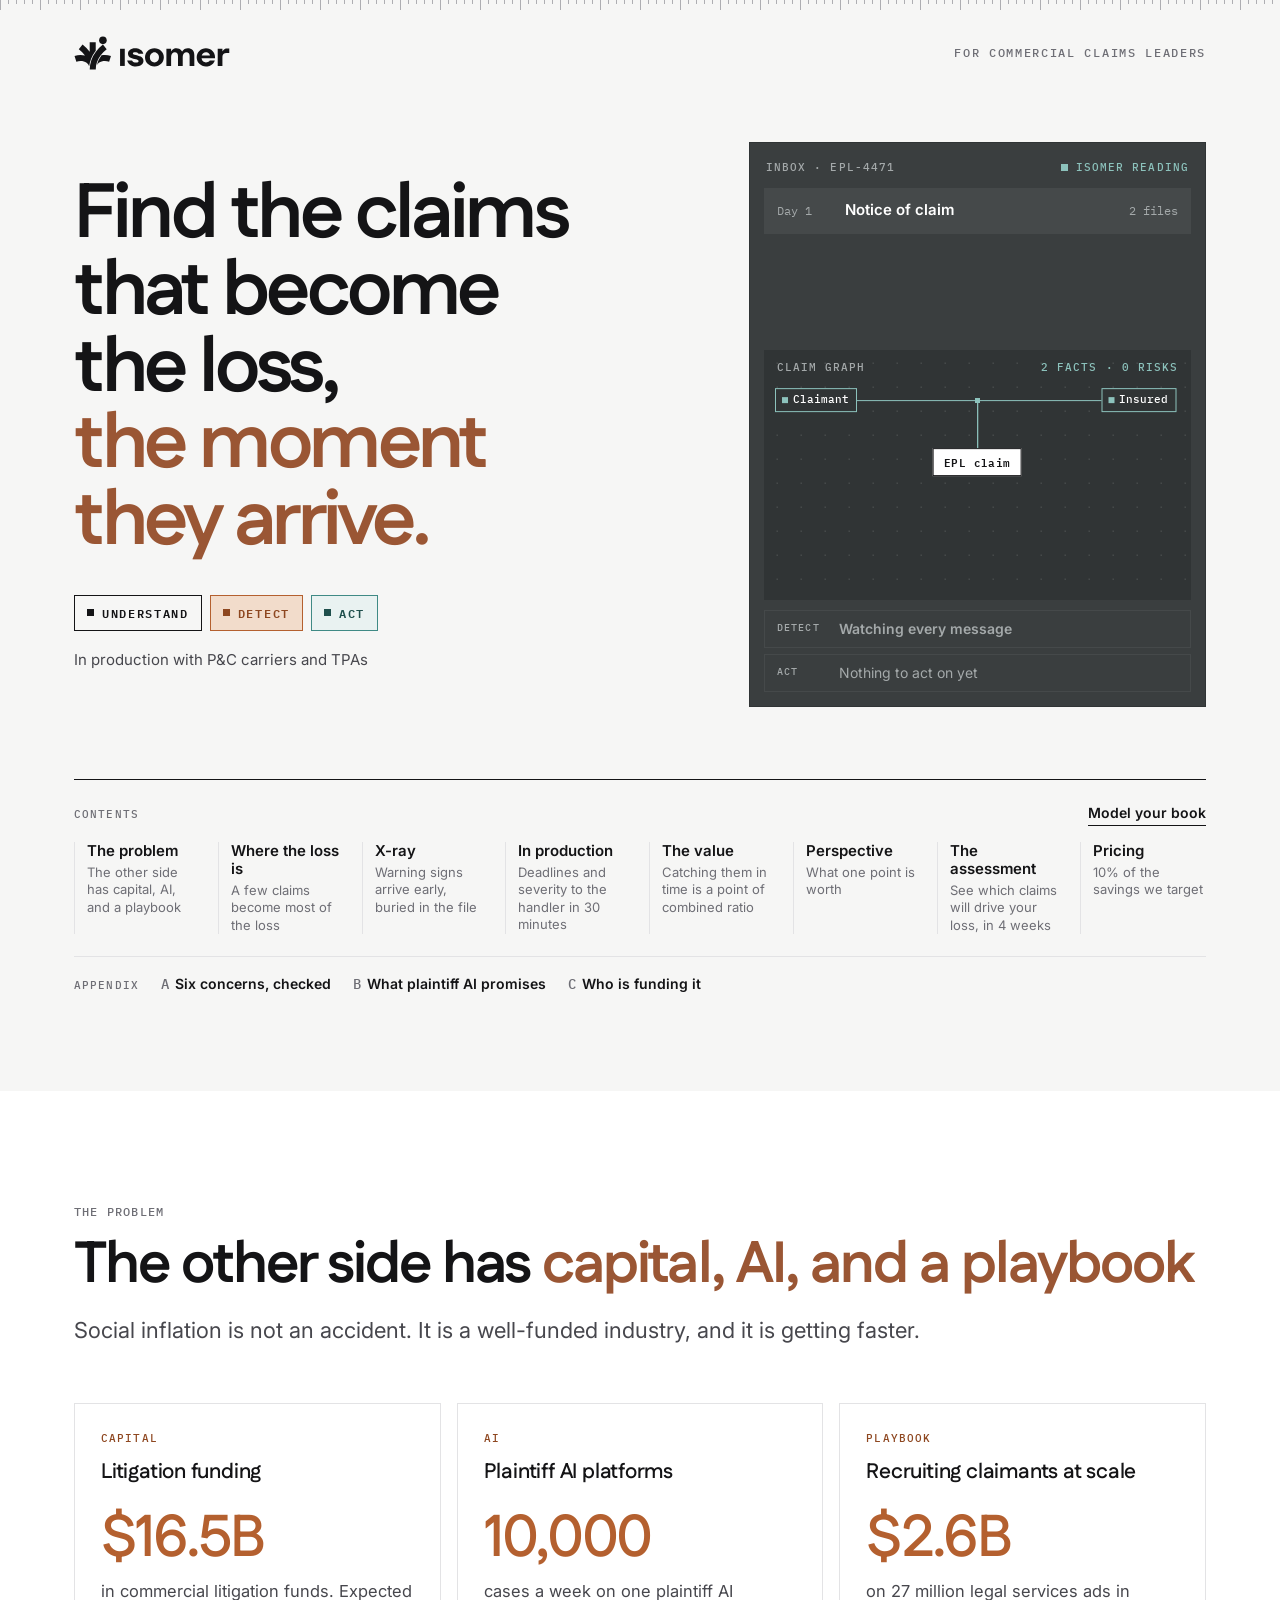
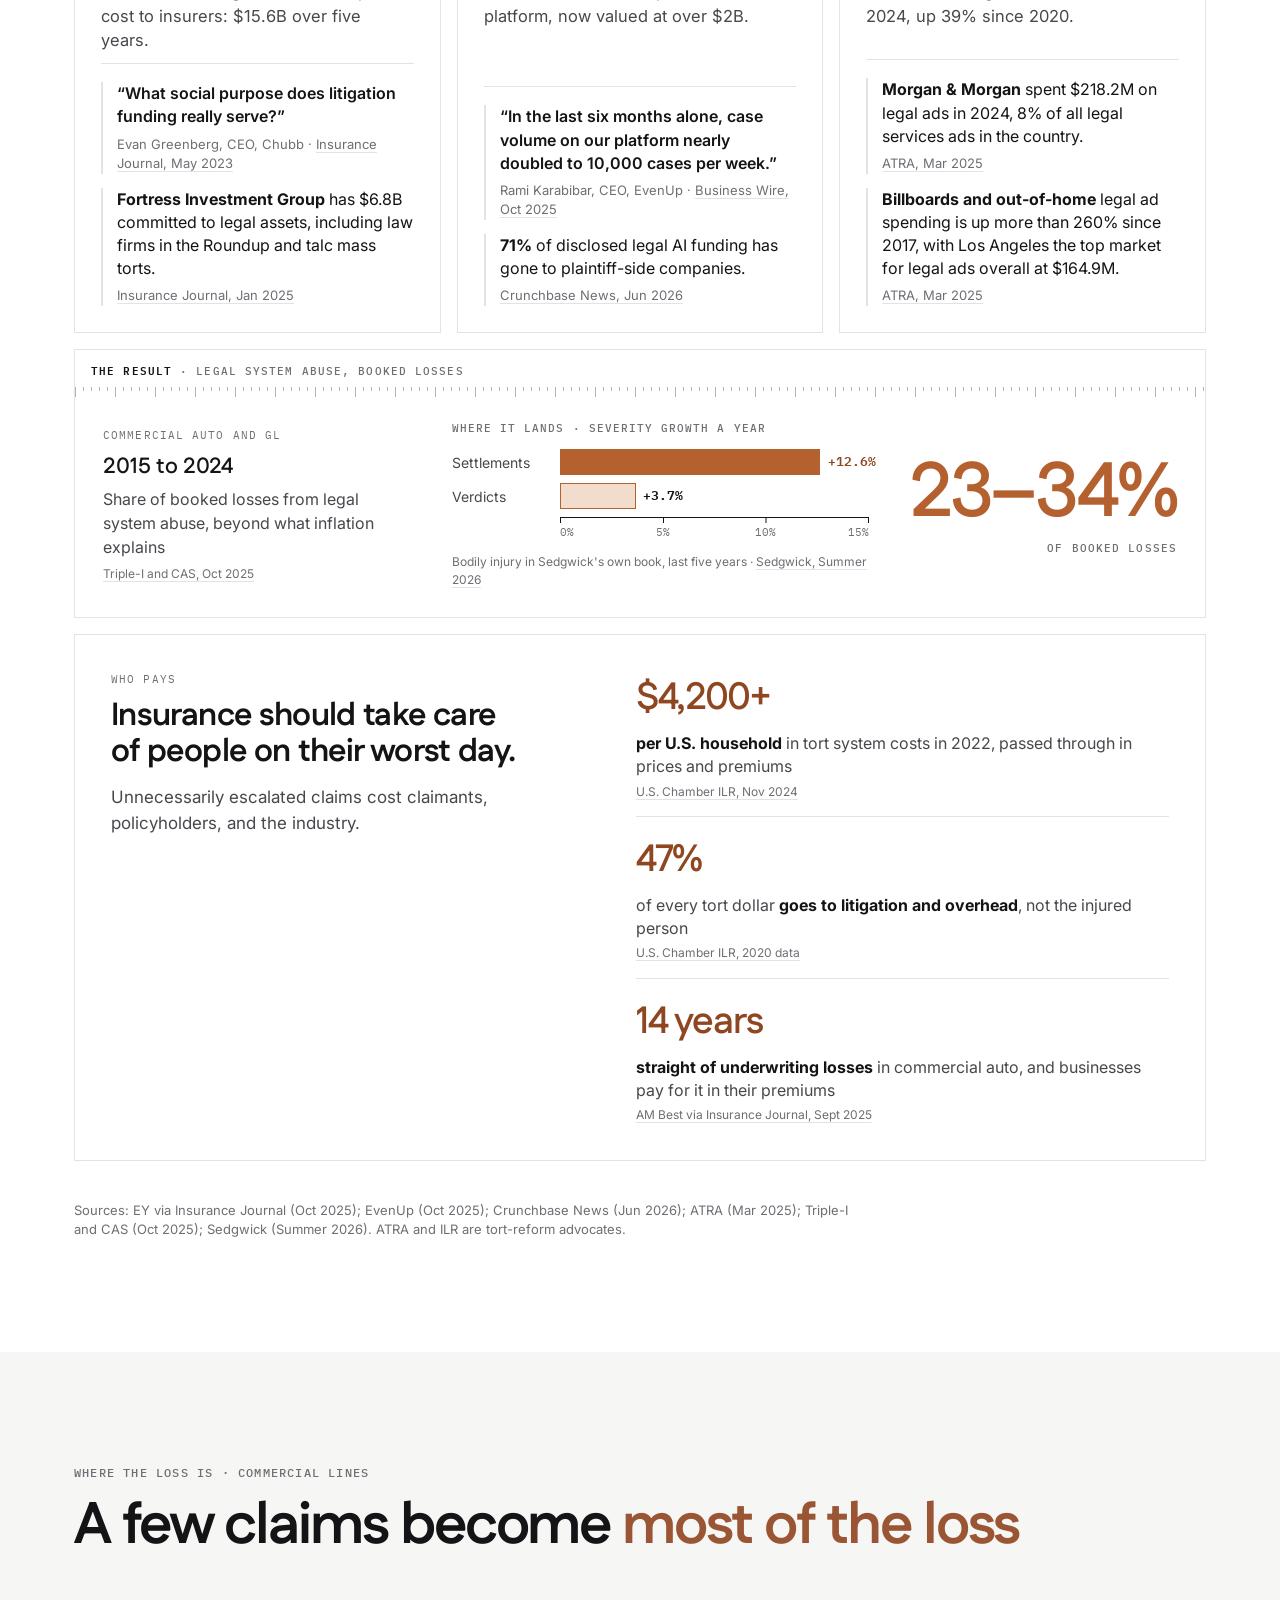
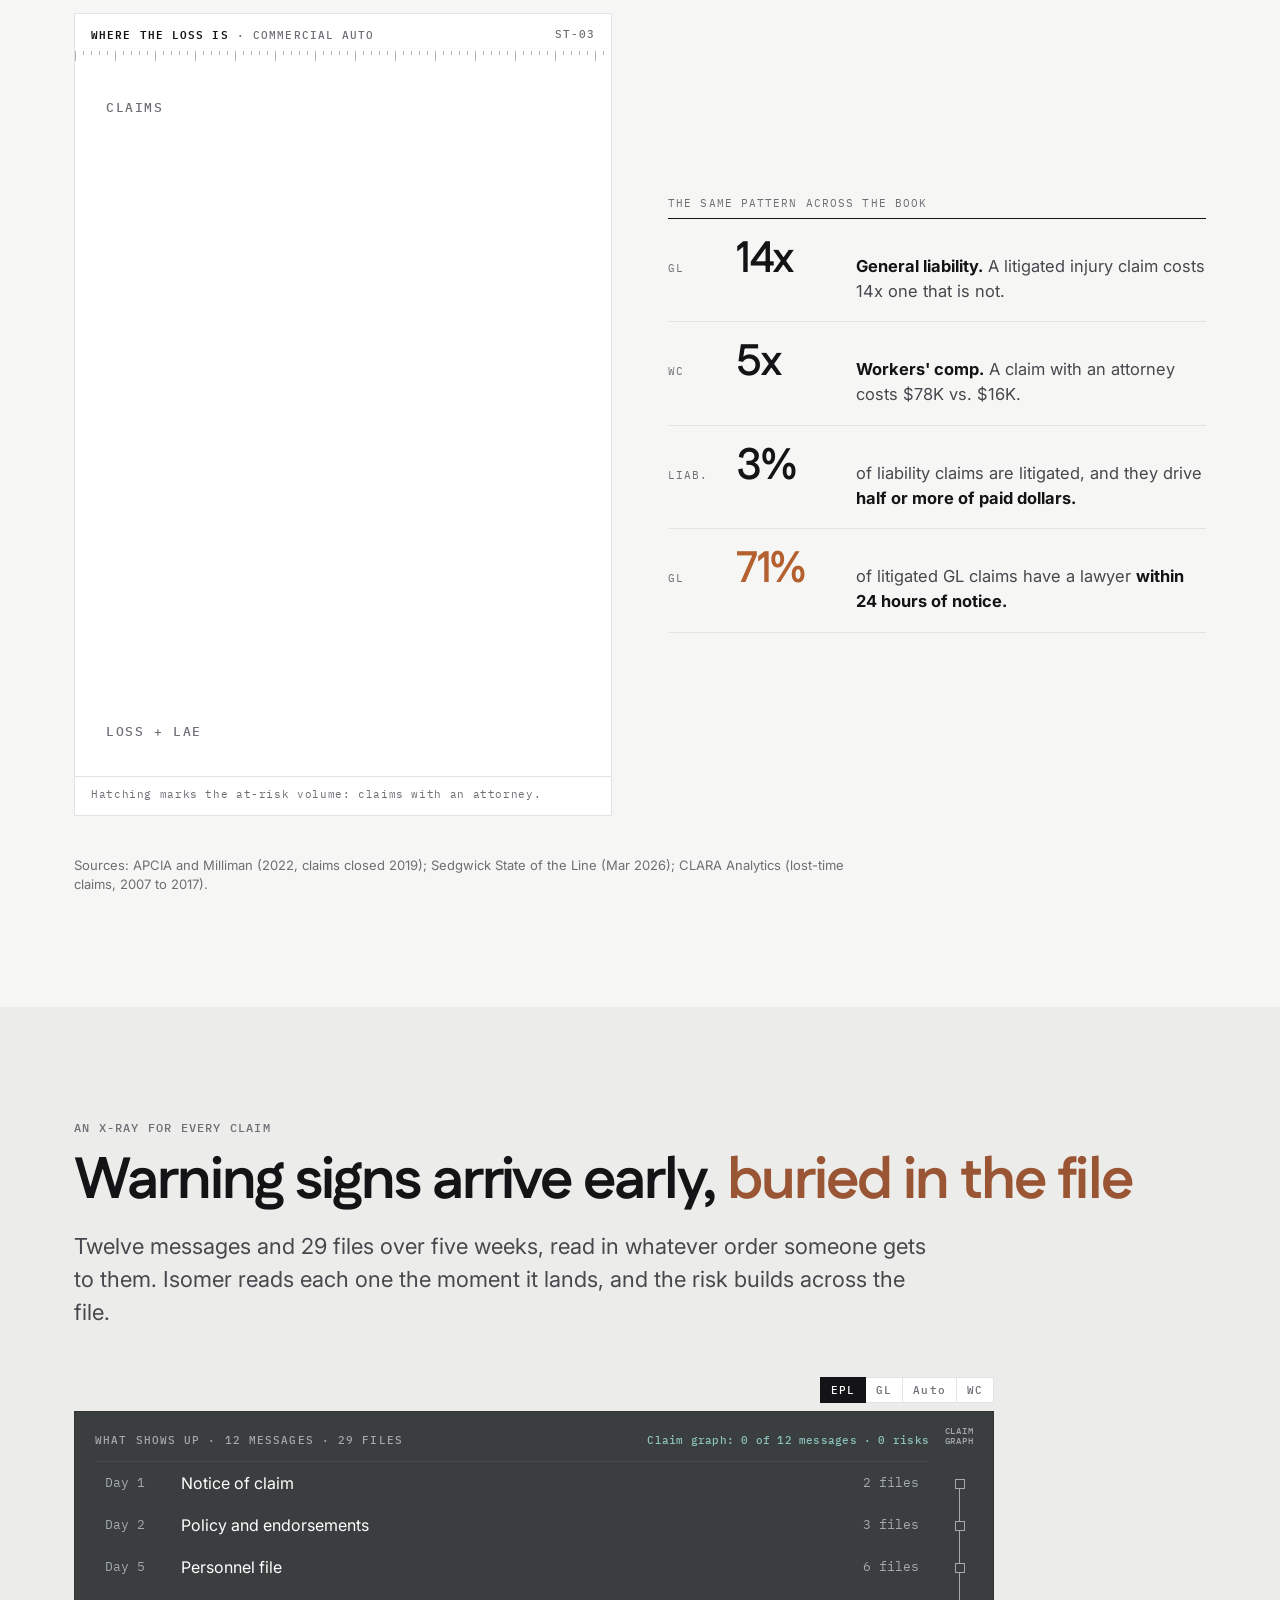
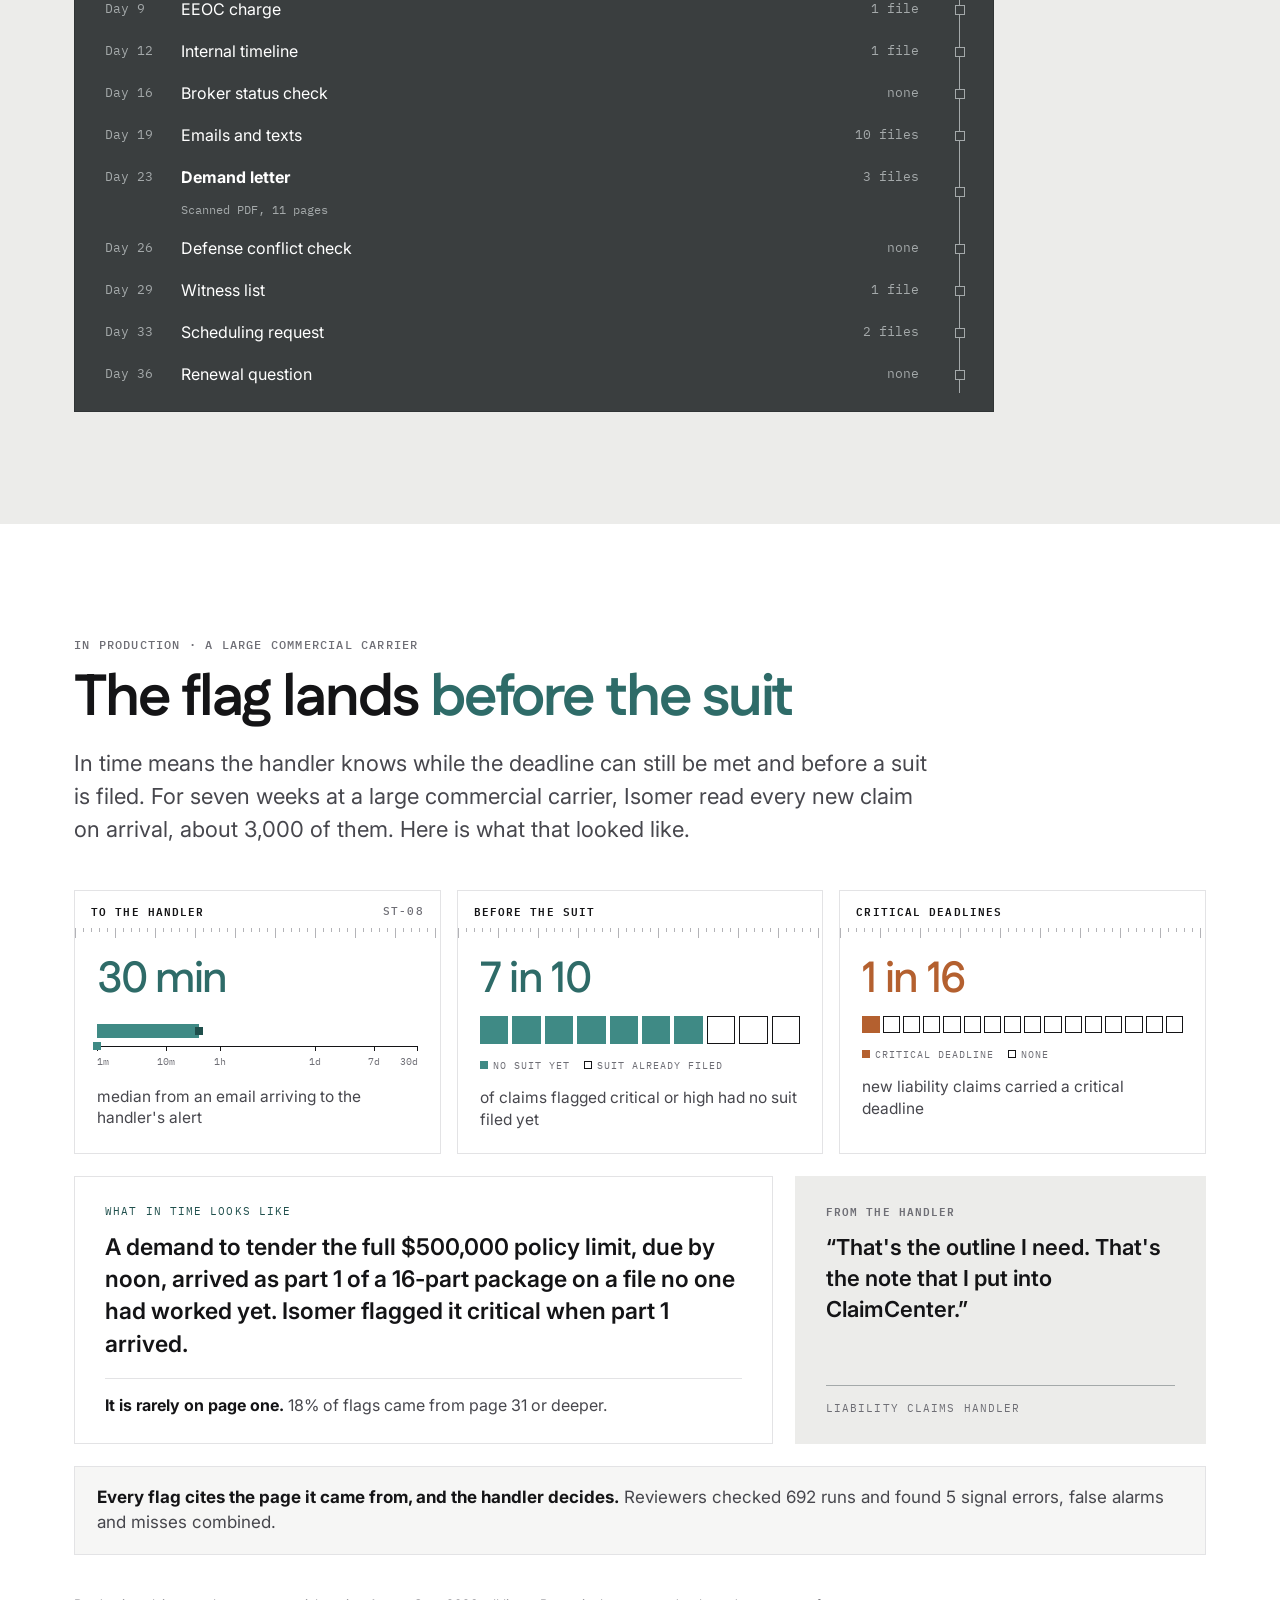
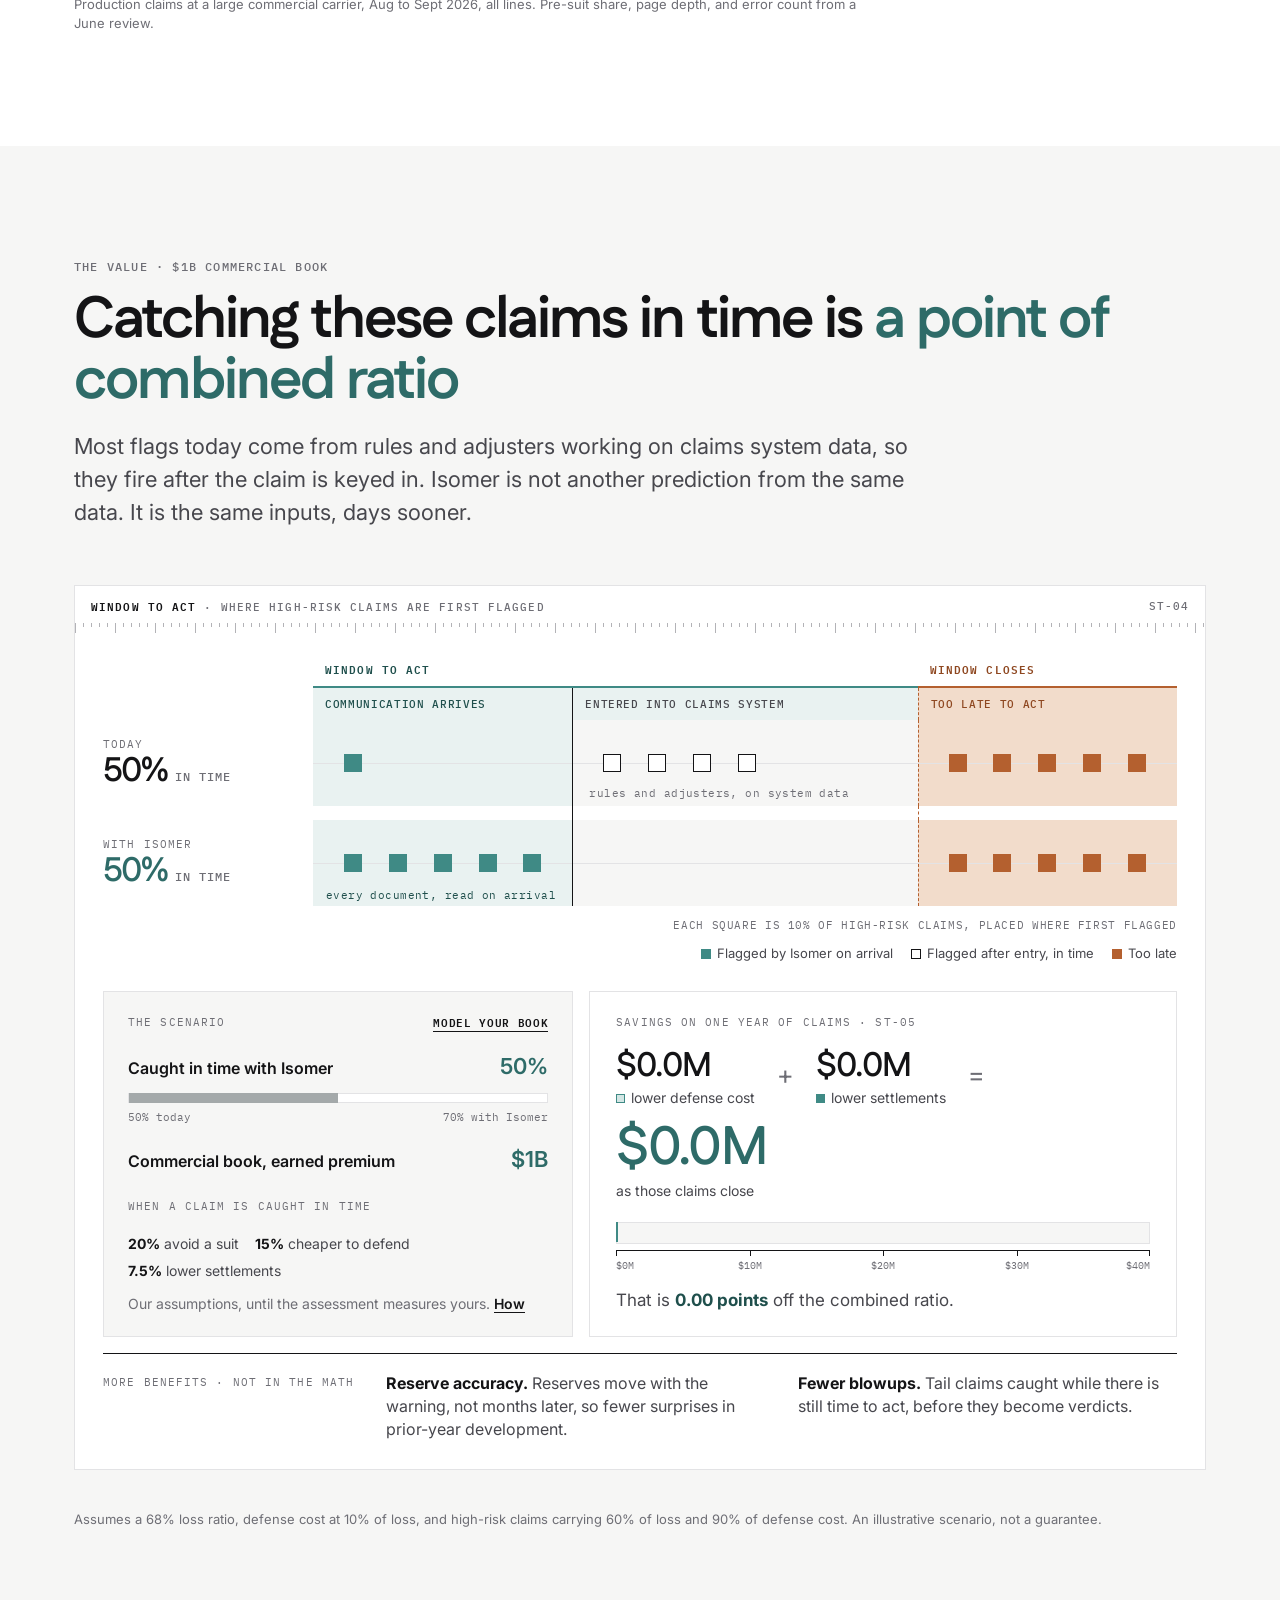
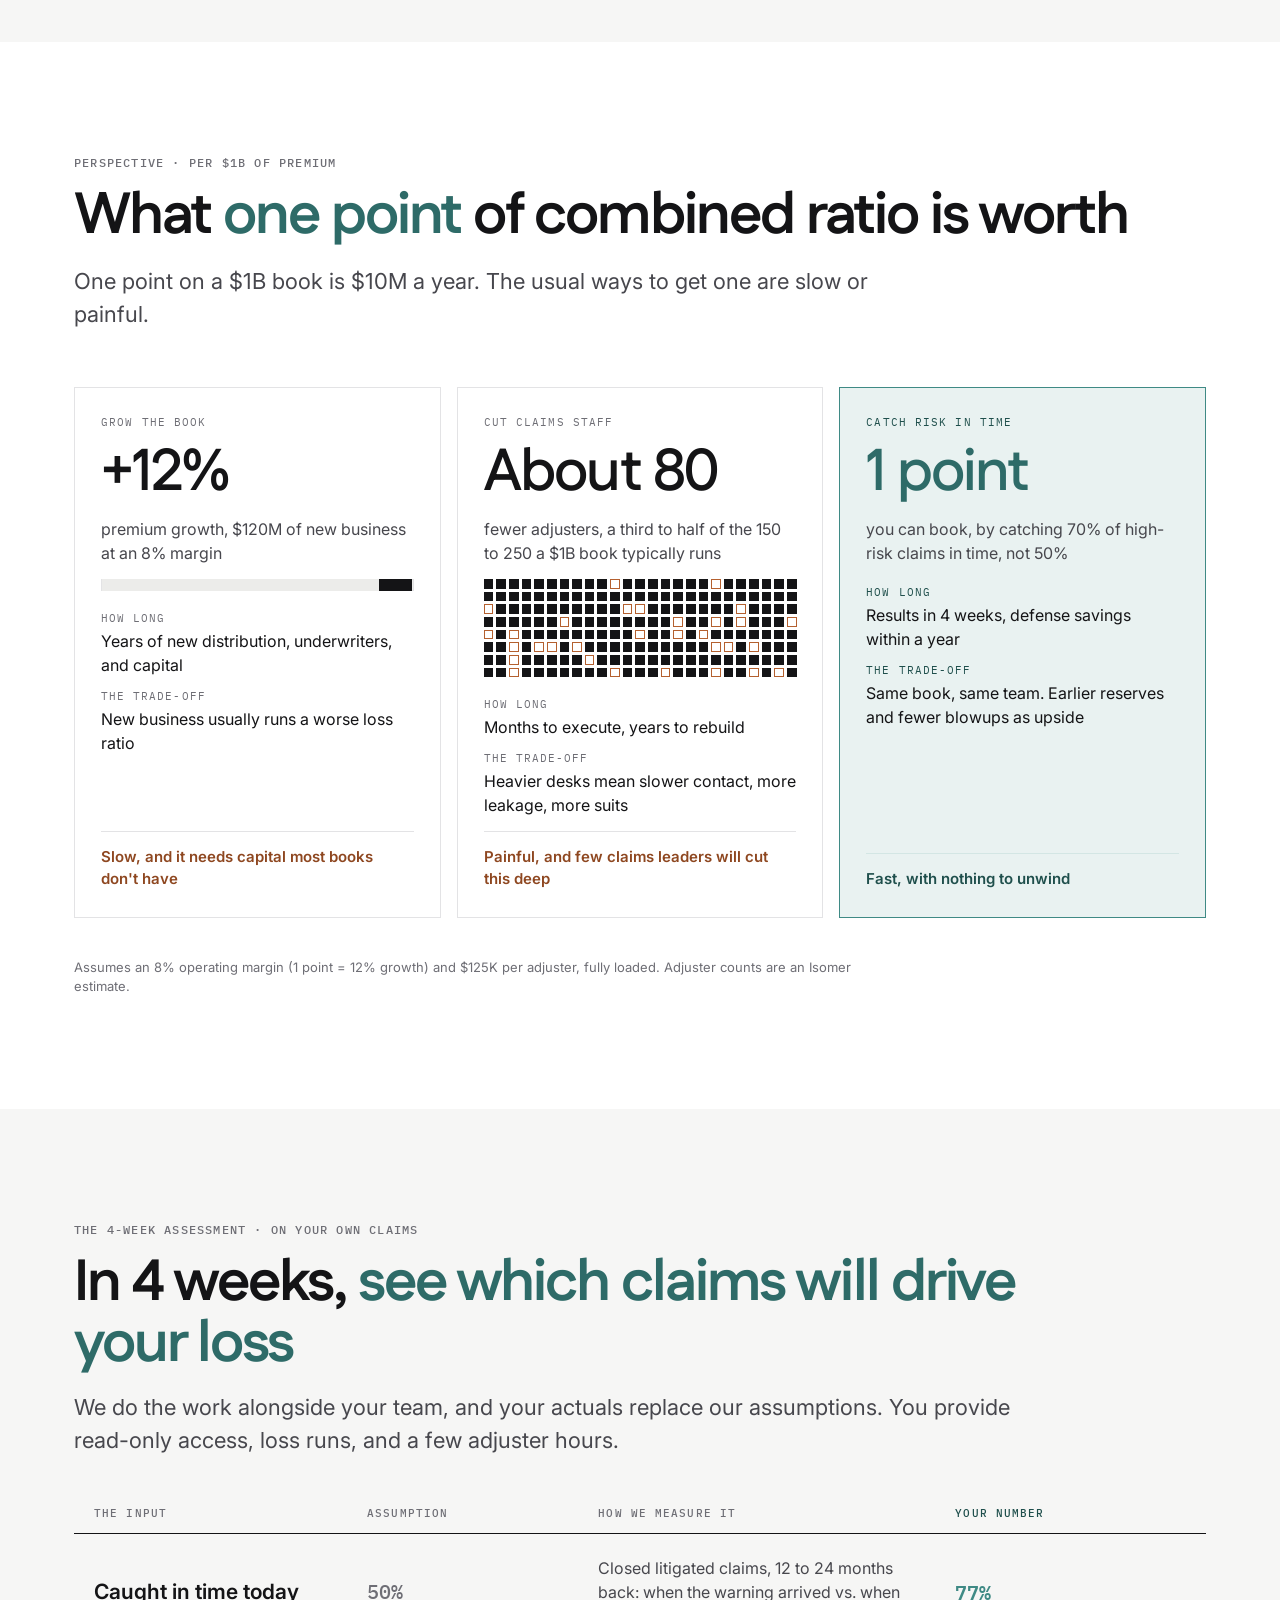
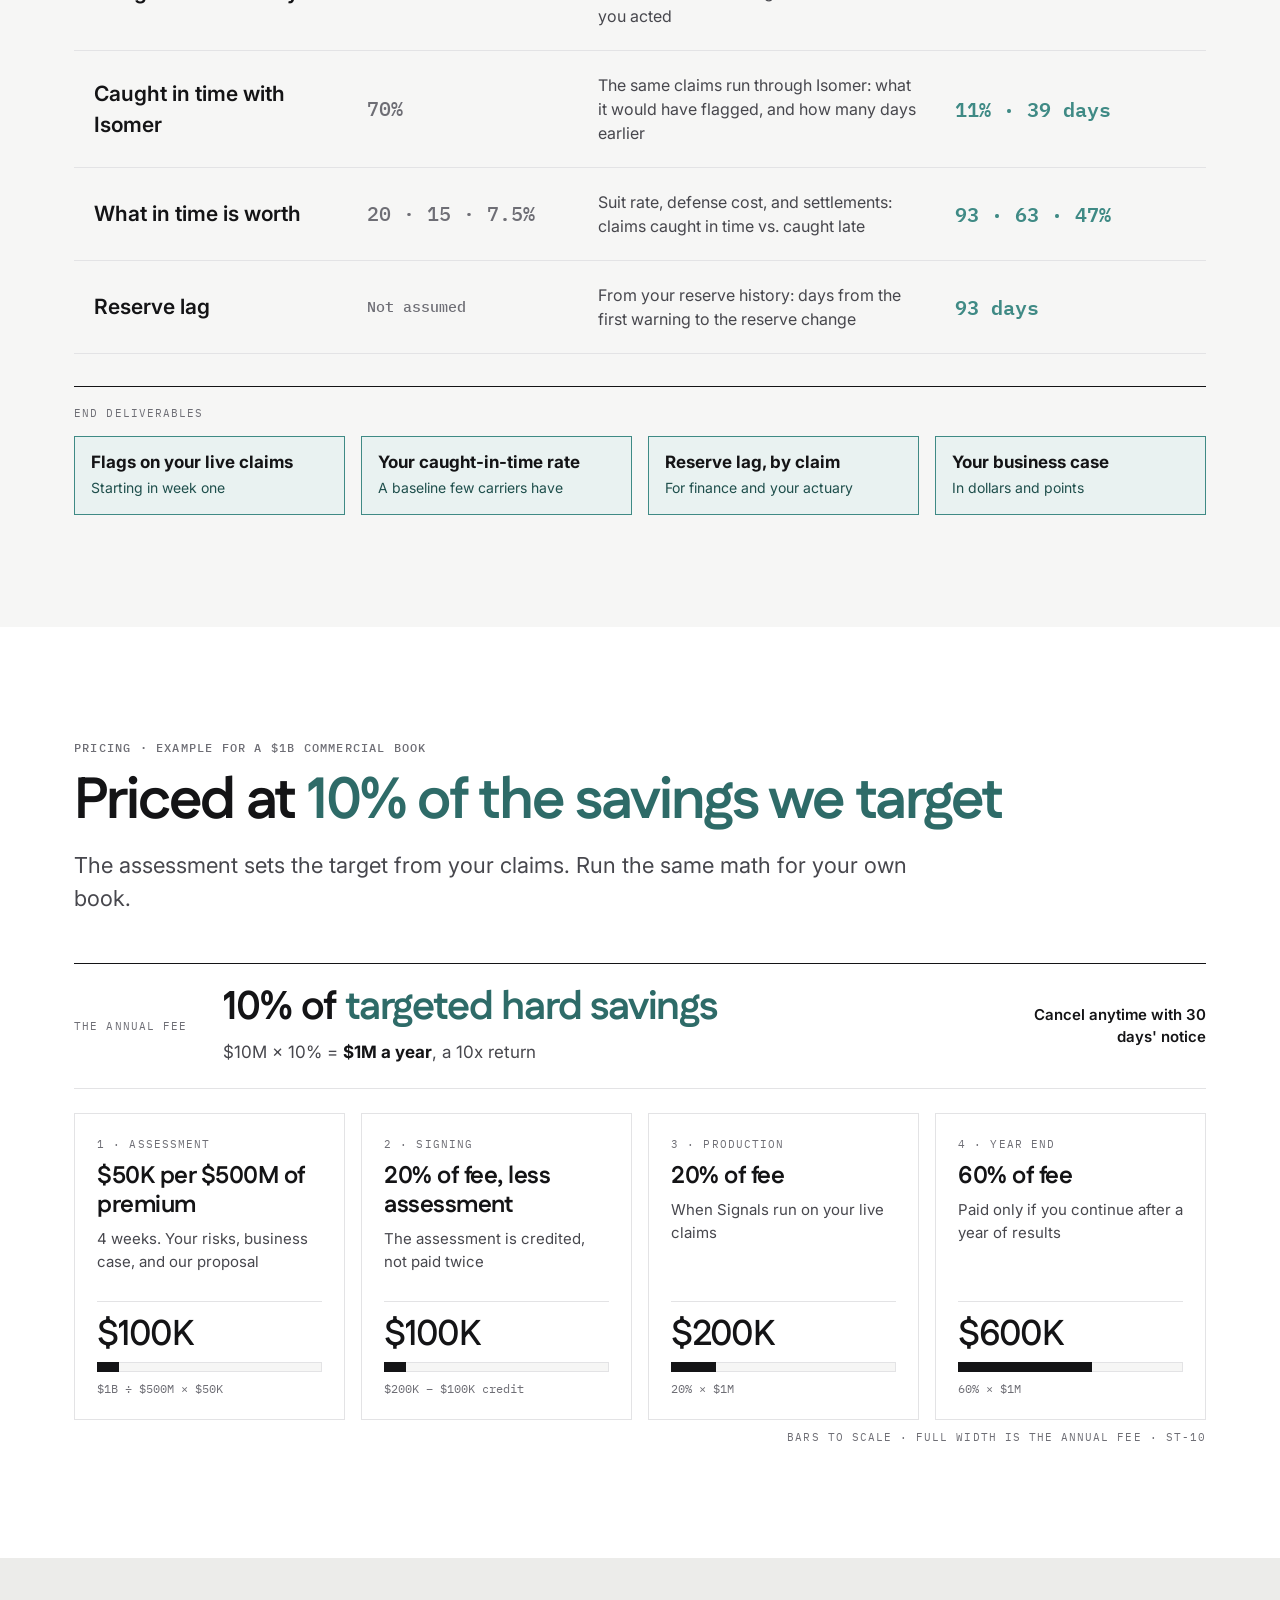
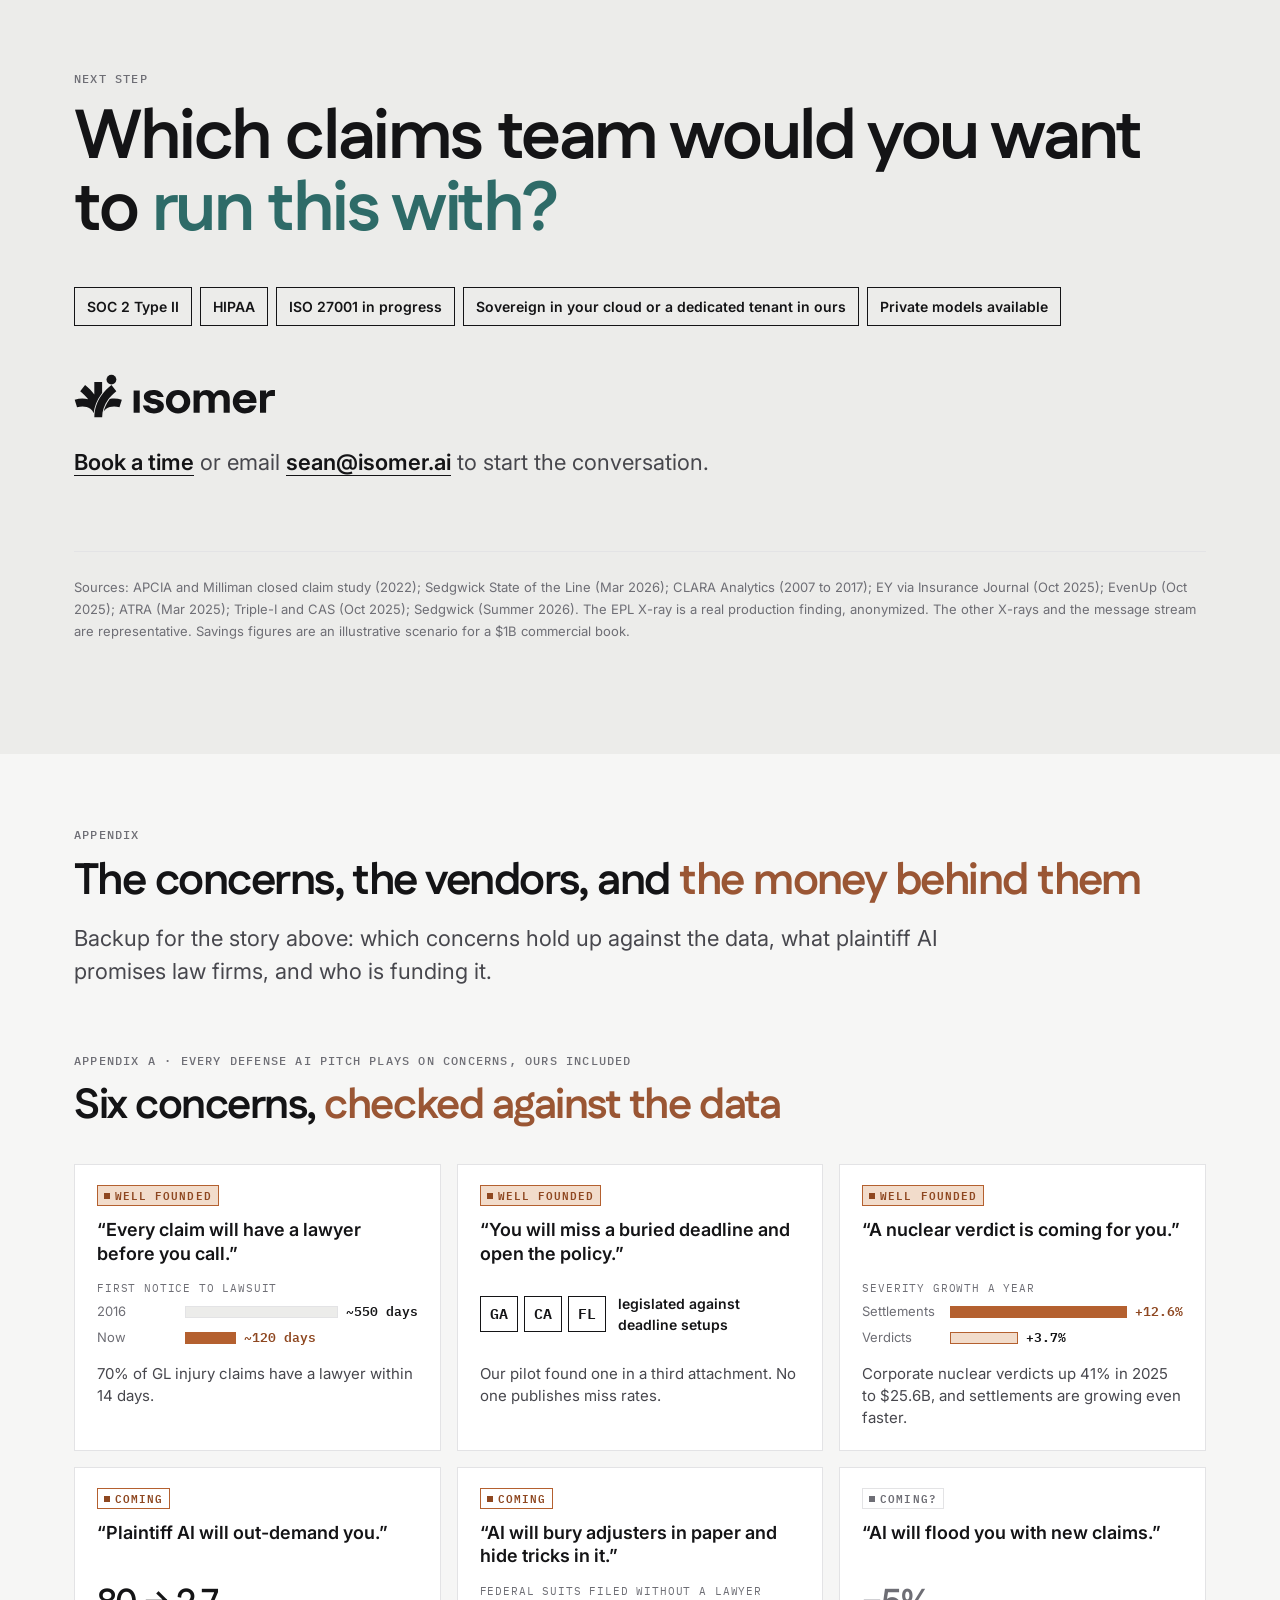
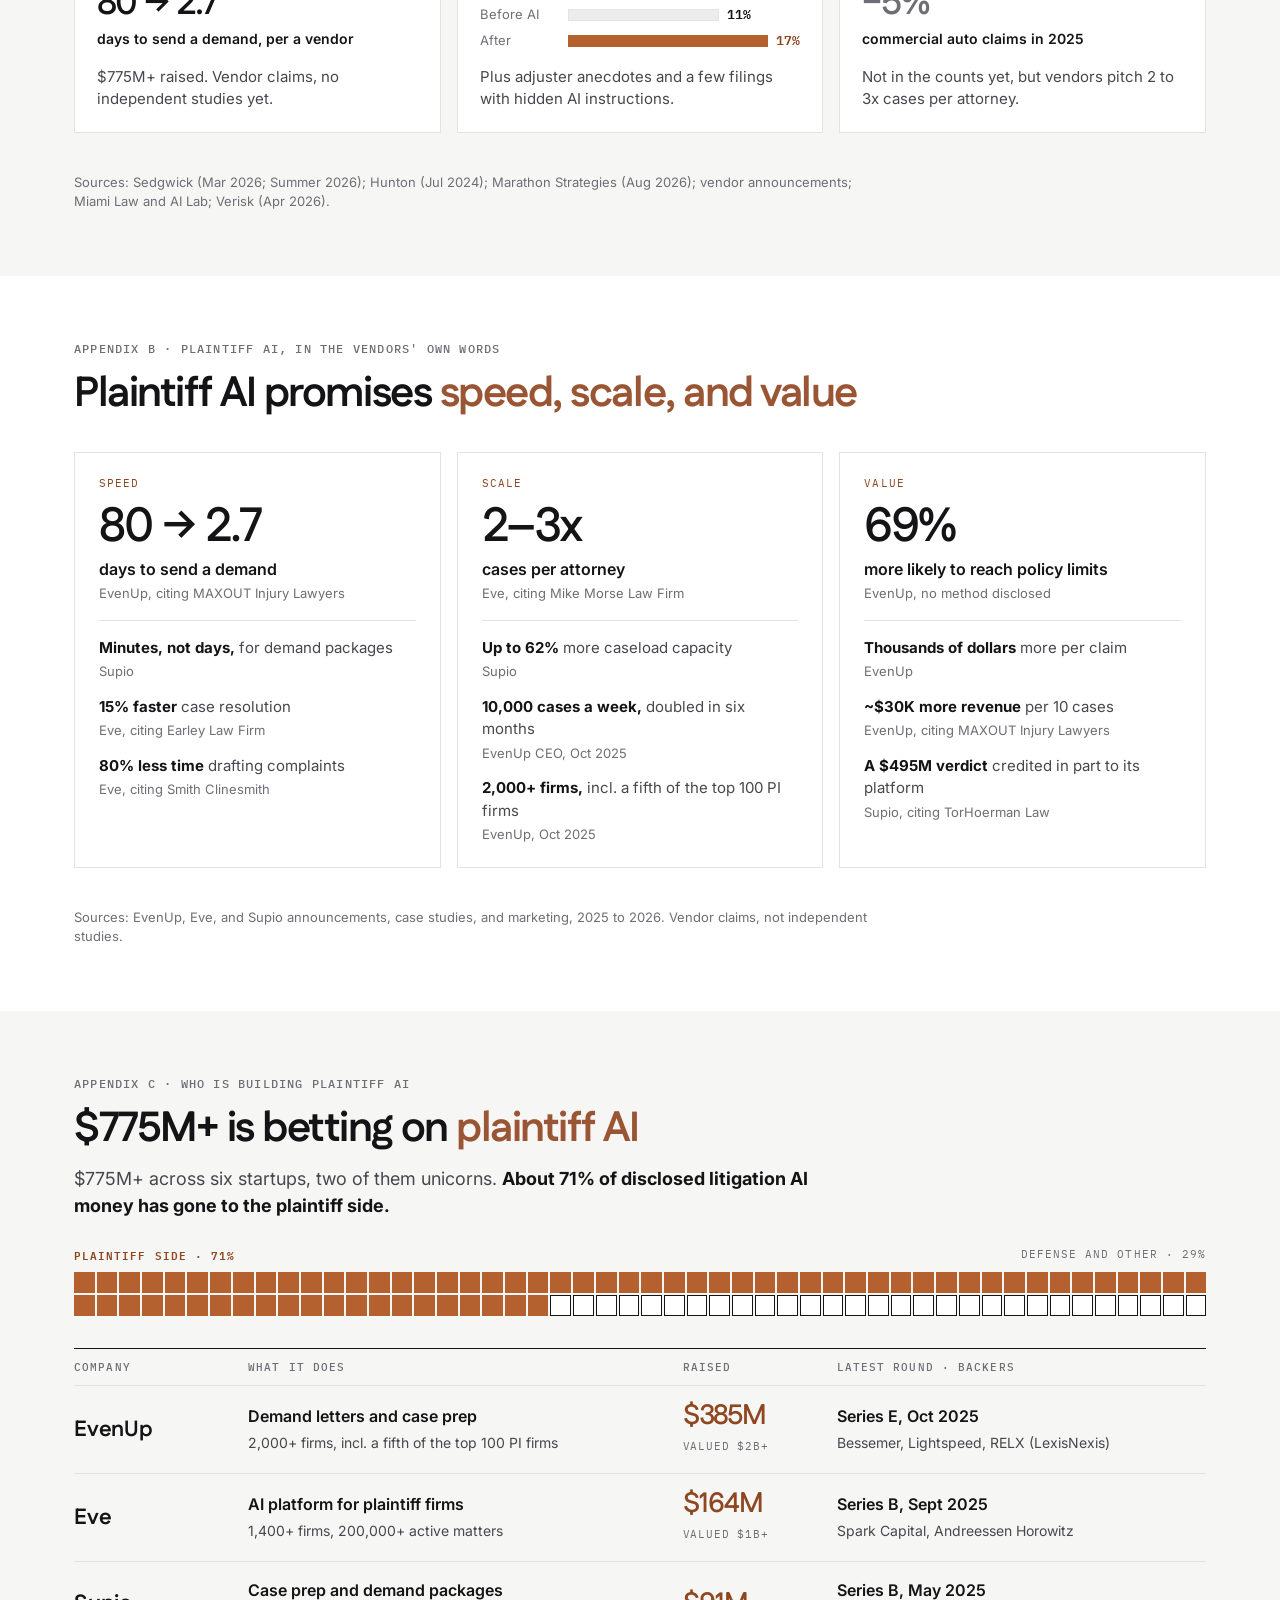
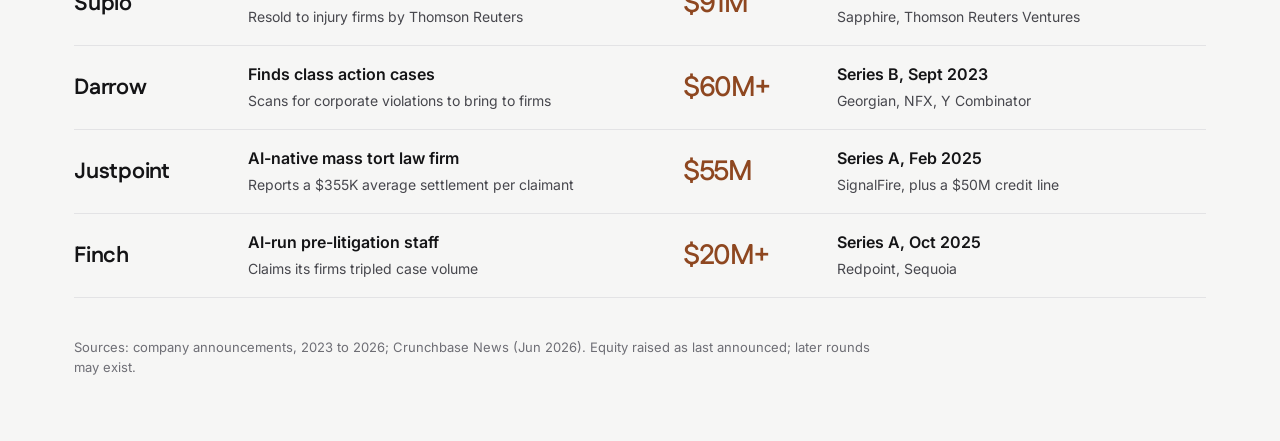
<file: pitch-cv/index.html>
<!doctype html>
<html lang="en">
<head>
<meta charset="utf-8">
<meta name="viewport" content="width=device-width, initial-scale=1">
<meta name="robots" content="noindex">
<title>Isomer Pitch Reference</title>
<meta name="description" content="Reference build of the isomer.ai/pitch-patina minisite, redrawn to the Copper Verdigris palette and illustration guide.">
<link rel="stylesheet" href="../copper-verdigris/tokens.css">
<style>
/* Pitch Patina reference. Values come from ../copper-verdigris/tokens.css; rules from ../copper-verdigris/ILLUSTRATION-GUIDE.md. */
:root{color-scheme:light;
 --ink:var(--cv-ink);--body:var(--cv-body);--muted:var(--cv-muted);--hair:var(--cv-hairline);--rule:var(--cv-hairline);--gray:var(--cv-section-gray);--paper:var(--cv-paper);--white:var(--cv-white);
 --cu:var(--cv-copper);--cu-deep:var(--cv-copper-deep);--cu-dark:var(--cv-copper-dark);--cu-light:var(--cv-copper-light);--cu-tint:var(--cv-copper-tint);
 --vg:var(--cv-verdigris);--vg-deep:var(--cv-verdigris-deep);--vg-dark:var(--cv-verdigris-dark);--vg-light:var(--cv-verdigris-light);--vg-mist:var(--cv-verdigris-mist);--vg-tint:var(--cv-verdigris-tint);
 --gr:var(--cv-graphite);--gr-deep:var(--cv-graphite-deep);--gr-raised:var(--cv-graphite-raised);--gr-muted:var(--cv-on-graphite-muted);
 --font:var(--cv-font-body);--display:var(--cv-font-display);--mono:var(--cv-mono);
 --ruler:url("data:image/svg+xml,%3Csvg xmlns='http://www.w3.org/2000/svg' width='40' height='10'%3E%3Cpath d='M.5 0v10M8.5 0v4M16.5 0v4M24.5 0v4M32.5 0v4' stroke='%236E6E75' stroke-width='.75' fill='none'/%3E%3C/svg%3E")}
*{box-sizing:border-box;border-radius:0}
html{scroll-behavior:smooth}
body{margin:0;background:var(--paper);color:var(--ink);font-family:var(--font);font-size:18px;line-height:1.5;-webkit-font-smoothing:antialiased}
p,h1,h2,h3{margin:0}
h1,h2,h3{font-family:var(--display)}
a{color:inherit}
button{font:inherit}
.wrap{max-width:1180px;margin:0 auto;padding-inline:24px}
section{position:relative;padding-block:112px}
section[id]{scroll-margin-top:12px}
.bg-white{background:var(--white)}
.bg-gray{background:var(--gray)}
:focus-visible{outline:2px solid var(--vg);outline-offset:3px}
[hidden]{display:none!important}

/* Type. Fustat for titles and display values, Inter for body text, IBM Plex Mono for annotation. */
.eyebrow,.k,.lab,.tag,.zw,.zc,.rail-h,.inbox-h,.cg-h,.toc-h p,.tdr-h p,.bk,.wc dt,.tr.th,.legend,.plate-h,.plate-f,.ax,.mono{font-family:var(--mono);text-transform:uppercase;letter-spacing:.1em}
.eyebrow{font-size:12px;font-weight:500;color:var(--muted)}
h2{font-size:clamp(34px,4.6vw,58px);font-weight:700;line-height:1.05;letter-spacing:-.035em;text-wrap:pretty;margin-top:14px}
h2 em{font-style:normal;color:var(--cu-deep)}
h2 em.v{color:var(--vg-deep)}
.lede{font-size:clamp(18px,1.8vw,22px);color:var(--body);max-width:62ch;margin-top:18px}
.src{font-size:13px;color:var(--muted);margin-top:40px;max-width:100ch}
.src a,cite a{color:inherit;text-decoration:underline;text-decoration-color:var(--rule);text-underline-offset:3px}
.src a:hover,cite a:hover{text-decoration-color:currentColor}
.val{font-family:var(--display);font-weight:600;letter-spacing:-.03em;line-height:1}

/* Apparatus that travels from the plates into the page: rulers, plate codes, the scan line. */
.ruler{height:10px;background:var(--ruler) repeat-x 0 0;opacity:.7}
.plate{margin:0;background:var(--white);border:1px solid var(--rule)}
.plate-h{display:flex;justify-content:space-between;gap:16px;padding:12px 16px 8px;font-size:11px;font-weight:500;color:var(--muted)}
.plate-h b{font-weight:600;color:var(--ink)}
.plate-b{padding:24px 28px 28px}
.plate-f{padding:10px 16px 12px;border-top:1px solid var(--hair);font-size:10.5px;color:var(--muted);letter-spacing:.06em;text-transform:none;font-family:var(--mono)}

/* Severity and stage tags: square dot, word, 1px outline. Risk is copper; Isomer acting is verdigris. */
.tag{display:inline-flex;align-items:center;gap:5px;font-size:10.5px;font-weight:600;letter-spacing:.1em;padding:2px 6px;border:1px solid currentColor;white-space:nowrap;line-height:1.4;background:none}
.tag::before{content:"";width:6px;height:6px;background:currentColor;flex:none}
.tag.c{color:var(--cu-dark);background:var(--cu-tint);border-color:var(--cu)}
.tag.h{color:var(--cu-dark);border-color:var(--cu)}
.tag.m{color:var(--muted);border-color:var(--rule)}
.tag.u{color:var(--ink);border-color:var(--ink)}
.tag.cm{color:var(--ink)}
.tag.cq{color:var(--muted);border-color:var(--rule)}
.gr .tag.c{color:var(--gr);background:var(--cu-light);border-color:var(--cu-light)}
.gr .tag.h{color:var(--cu-light);border-color:var(--cu-light)}
.gr .tag.m{color:var(--gr-muted);border-color:var(--gr-muted)}
.gr .tag.u{color:#FFFFFF;border-color:var(--gr-muted)}

/* Reveal: fade only, smoothstep-like easing. */
.rv.play{animation:fade .6s ease-in-out both;animation-delay:var(--d,0s)}
@keyframes fade{from{opacity:0}to{opacity:1}}
@keyframes grow{from{transform:scaleX(0)}to{transform:scaleX(1)}}

/* Page progress is a scan line across the top. */
.progress{position:fixed;left:0;right:0;top:0;height:calc(2px + env(safe-area-inset-top,0px));z-index:50;pointer-events:none}
.progress i{position:absolute;left:0;bottom:0;height:2px;width:0;background:var(--vg)}

/* Contents */
.toc{margin-top:72px;padding-top:22px;border-top:1px solid var(--ink)}
.toc-h{display:flex;justify-content:space-between;align-items:baseline;gap:16px;margin-bottom:16px}
.toc-h p{font-size:11px;font-weight:500;color:var(--muted)}
.mb{display:inline-flex;align-items:center;gap:7px;border:0;background:none;padding:0 0 2px;font-size:14px;font-weight:600;color:var(--ink);border-bottom:1px solid var(--ink);cursor:pointer}
.mb:hover{color:var(--vg-deep);border-color:var(--vg-deep)}
.toc ol{list-style:none;margin:0;padding:0;display:grid;grid-template-columns:repeat(auto-fit,minmax(0,1fr));grid-auto-flow:column;gap:18px}
.toc li a{display:block;height:100%;border-left:1px solid var(--rule);padding-left:12px;text-decoration:none}
.toc li b:empty,.tdr li b:empty{display:none}
.toc li span{display:block;font-size:15px;font-weight:600;line-height:1.2}
.toc li em{display:block;margin-top:4px;font-style:normal;font-size:13px;line-height:1.35;color:var(--muted)}
.toc li a:hover span{color:var(--vg-deep)}
.toc-ax{display:flex;flex-wrap:wrap;align-items:baseline;gap:10px 22px;margin-top:22px;padding-top:16px;border-top:1px solid var(--rule)}
.toc-ax p{text-transform:uppercase;font-family:var(--mono);font-size:11px;font-weight:500;letter-spacing:.1em;color:var(--muted)}
.toc-ax a{font-size:14px;font-weight:600;text-decoration:none}
.toc-ax a:hover{color:var(--vg-deep)}
.toc-ax b,.tdr li b{font-family:var(--mono);font-weight:500;color:var(--muted);margin-right:6px}
.tchip{position:fixed;top:12px;left:14px;z-index:50;display:inline-flex;align-items:center;gap:7px;padding:5px 10px;border:1px solid var(--ink);background:var(--paper);font-family:var(--mono);font-size:11px;font-weight:500;letter-spacing:.06em;text-transform:uppercase;color:var(--ink);cursor:pointer;opacity:0;pointer-events:none;transition:opacity .25s}
.tchip.on{opacity:1;pointer-events:auto}
.tdr{position:fixed;top:0;left:0;bottom:0;width:min(340px,100%);z-index:60;overflow:auto;background:var(--white);border-right:1px solid var(--ink);padding:18px 24px 24px}
.tdr-h{display:flex;justify-content:space-between;align-items:center;margin-bottom:8px}
.tdr-h p{font-size:11px;font-weight:500;color:var(--muted)}
.tdr ol{list-style:none;margin:0;padding:0}
.tdr li a{display:block;padding:10px 12px;margin:0 -12px;text-decoration:none;border-bottom:1px solid var(--hair)}
.tdr li span{font-weight:600;line-height:1.25}
.tdr li em{display:block;margin-top:2px;font-style:normal;font-size:13px;color:var(--muted)}
.tdr li a.on{background:var(--vg-tint);box-shadow:inset 2px 0 0 var(--vg)}
.tdr .mb{margin-top:18px}
.tdr-ax{margin-top:18px;font-family:var(--mono);font-size:11px;letter-spacing:.1em;color:var(--muted)}
.kadj{float:right;display:inline-flex;align-items:center;gap:6px;border:0;background:none;padding:0 0 1px;font:600 11px/1.4 var(--mono);letter-spacing:.06em;text-transform:uppercase;color:var(--ink);border-bottom:1px solid var(--ink);cursor:pointer}
@media (max-width:760px){.toc ol{grid-auto-flow:row;grid-template-columns:1fr;gap:0}
 .toc li a{border-left:0;border-top:1px solid var(--hair);padding:10px 0}
 .toc li span{font-size:16px}
 .toc li em{display:none}
 .tdr{top:auto;height:78vh;width:100%;border-right:0;border-top:1px solid var(--ink)}
 .kadj{float:none;margin-left:8px}}

/* Model editor */
.ed{position:fixed;top:0;right:0;bottom:0;width:min(400px,100%);z-index:60;background:var(--white);border-left:1px solid var(--ink);display:flex;flex-direction:column;font-size:15px}
.ed-h{display:flex;justify-content:space-between;align-items:center;padding:16px 22px;border-bottom:1px solid var(--hair)}
.ed-h p{font-family:var(--mono);font-size:11px;letter-spacing:.1em;color:var(--muted)}
.ed-x{border:0;background:none;font-size:28px;line-height:1;cursor:pointer;color:var(--muted);padding:0 4px}
.ed-b{flex:1;overflow:auto;padding:4px 22px 22px}
.ed-g{margin-top:20px;font-family:var(--mono);font-size:11px;letter-spacing:.1em;color:var(--muted)}
.ed-r{display:flex;align-items:center;justify-content:space-between;gap:12px;padding:8px 0;border-bottom:1px solid var(--hair)}
.ed-r>span{color:var(--body)}
.ed-r b{display:flex;align-items:center;gap:6px;font-weight:600}
.ed-r i{font-style:normal;font-family:var(--mono);font-size:12px;color:var(--muted);min-width:24px}
.ed input,.ed select{font:inherit;font-weight:600;color:var(--ink);border:1px solid var(--rule);padding:6px 8px;background:var(--paper)}
.ed input{width:86px;text-align:right}
.ed select{max-width:210px}
.ed-f{display:flex;gap:10px;padding:14px 22px;border-top:1px solid var(--hair)}
.ed-f button{flex:1;font-weight:600;padding:11px;cursor:pointer}
.ed-p{background:var(--ink);color:#FFFFFF;border:1px solid var(--ink)}
.ed-s{background:none;border:1px solid var(--ink);color:var(--ink)}
@media (max-width:640px){.ed{top:auto;height:62vh;width:100%;border-left:0;border-top:1px solid var(--ink)}}

/* Hero */
.hero{padding-block:0 96px;overflow:hidden}
.hero>.ruler{margin-bottom:26px}
.topbar{display:flex;align-items:center;justify-content:space-between;gap:16px;padding-bottom:72px}
.logo{display:block;height:34px;width:auto;color:var(--ink)}
.close .logo{height:44px;margin-top:48px}
.topbar .tag-line{font-family:var(--mono);font-size:12px;font-weight:500;letter-spacing:.14em;text-transform:uppercase;color:var(--muted)}
.hero-grid{display:grid;grid-template-columns:minmax(0,1.15fr) minmax(0,.85fr);gap:56px;align-items:center}
.hero h1{font-size:clamp(42px,6vw,84px);font-weight:700;line-height:1;letter-spacing:-.045em;text-wrap:balance}
.hero h1 span{display:block;color:var(--cu-deep)}
.pillars{display:flex;flex-wrap:wrap;gap:8px;margin-top:34px}
.pillars span{font-family:var(--mono);font-size:12px;font-weight:600;letter-spacing:.14em;padding:8px 12px;border:1px solid currentColor;display:inline-flex;align-items:center;gap:8px}
.pillars span::before{content:"";width:7px;height:7px;background:currentColor}
.pillars .p1{color:var(--ink)}
.pillars .p2{color:var(--cu-dark);background:var(--cu-tint);border-color:var(--cu)}
.pillars .p3{color:var(--vg-dark);background:var(--vg-tint);border-color:var(--vg)}
.hero .proof{margin-top:18px;font-size:15px;color:var(--body)}

/* Inbox: a product screen, so graphite. */
.inbox{position:relative;background:var(--gr);border:1px solid var(--gr-deep);padding:14px;overflow:hidden;color:#FFFFFF}
.inbox-h{display:flex;justify-content:space-between;font-size:11px;font-weight:500;color:var(--gr-muted);padding:2px 2px 12px}
.inbox-h .live{color:var(--vg-light);display:flex;align-items:center;gap:8px}
.inbox-h .live i{width:7px;height:7px;background:var(--vg-light);animation:blink 1.4s ease-in-out infinite}
@keyframes blink{50%{opacity:.25}}
.stack{display:flex;flex-direction:column;gap:6px;height:152px;overflow:hidden}
.msg{position:relative;flex:none;display:grid;grid-template-columns:58px 1fr auto;align-items:center;gap:10px;height:46px;padding:0 12px;background:var(--gr-raised);border:1px solid var(--gr-raised);overflow:hidden;transition:border-color .3s}
.msg .d,.msg .f{font-family:var(--mono);font-size:12px;color:var(--gr-muted);white-space:nowrap}
.msg .t{font-size:15px;font-weight:600;white-space:nowrap;overflow:hidden;text-overflow:ellipsis}
.msg.new{animation:fade .5s ease-in-out both}
.msg.hot{border-color:var(--cu-light)}
.msg.hot::before{content:"";position:absolute;left:0;top:0;bottom:0;width:2px;background:var(--cu-light)}
.msg .beam{position:absolute;top:0;bottom:0;left:0;width:1.5px;background:var(--vg-light);pointer-events:none;opacity:0}
.msg.scan .beam{animation:beam .9s ease-in-out forwards}
@keyframes beam{0%{left:0;opacity:1}99%{opacity:1}100%{left:100%;opacity:0}}
.cg{position:relative;height:250px;margin-top:10px;background-color:var(--gr-deep);background-image:url("data:image/svg+xml,%3Csvg xmlns='http://www.w3.org/2000/svg' width='24' height='24'%3E%3Crect x='11.5' y='11.5' width='1.5' height='1.5' fill='%2345494A'/%3E%3C/svg%3E");border:1px solid var(--gr-deep);transition:opacity .5s}
.cg.fade,.ticker.fade{opacity:0}
.cg-h{position:absolute;left:12px;right:12px;top:9px;display:flex;justify-content:space-between;gap:8px;font-size:10.5px;font-weight:500;color:var(--gr-muted);z-index:1}
.cg-h b{color:var(--vg-light);font-weight:500;font-variant-numeric:tabular-nums}
.cg-e{position:absolute;inset:0;width:100%;height:100%;overflow:visible}
.cg-e line{stroke:var(--vg-light);stroke-width:1;vector-effect:non-scaling-stroke;stroke-linecap:square}
.cg-e line.rk{stroke:var(--cu-light);stroke-width:1.5}
.cg-e line.ln{stroke:#FFFFFF;stroke-width:1}
.jn{position:absolute;width:5px;height:5px;margin:-2.5px 0 0 -2.5px;background:var(--vg-light);z-index:1}
.nd,.cg-c{position:absolute;transform:translate(-50%,-50%);display:flex;align-items:center;gap:5px;white-space:nowrap;font-family:var(--mono);font-size:10.5px;font-weight:500;z-index:2}
.nd{padding:3px 7px 3px 6px;background:var(--gr-deep);border:1px solid var(--vg-light);color:#FFFFFF;opacity:0;transition:opacity .35s ease-in-out,border-color .3s}
.nd i{width:6px;height:6px;background:var(--vg-light);flex:none;transition:background .3s}
.nd.on{opacity:1}
.nd.risk{border-color:var(--cu-light);border-width:1.25px}
.nd.risk i{background:var(--cu-light)}
.nd.ping{animation:ping .7s ease-in-out}
@keyframes ping{40%{background:var(--gr-raised)}}
.cg-c{left:50%;top:var(--cy,57%);padding:5px 10px;background:#FFFFFF;color:var(--ink);border:1px solid var(--ink);font-weight:600;letter-spacing:.04em}
.chip{position:absolute;left:0;top:0;z-index:6;padding:3px 8px;background:var(--vg-light);color:var(--gr-deep);font-family:var(--mono);font-size:10.5px;font-weight:600;white-space:nowrap;pointer-events:none}
.ticker{display:grid;gap:6px;margin-top:10px;transition:opacity .5s}
.tk{display:flex;align-items:center;gap:10px;min-height:38px;padding:7px 12px;font-size:14px;line-height:1.25;min-width:0;border:1px solid var(--gr-raised)}
.tk .lab{flex:none;width:52px;font-size:10px;font-weight:500;color:var(--gr-muted)}
.tk .tx{min-width:0;display:flex;align-items:center;flex-wrap:wrap;gap:2px}
.tk.idle .tx{color:var(--gr-muted)}
.tk.kd:not(.idle){border-color:var(--cu-light)}
.tk.kd:not(.idle) .lab{color:var(--cu-light)}
.tk.kd .tx{font-weight:600}
.tk.ka:not(.idle){background:var(--vg);border-color:var(--vg)}
.tk.ka:not(.idle) .lab{color:var(--vg-tint)}
.tk.ka:not(.idle) .tx{font-weight:600;color:#FFFFFF}
.tk.ka:not(.idle) .tx::before{content:"\2713\00a0\00a0"}
.tk.in{animation:fade .45s ease-in-out}

/* The problem */
.foes{display:grid;grid-template-columns:repeat(3,minmax(0,1fr));gap:16px;margin-top:56px}
.foe{background:var(--white);border:1px solid var(--rule);padding:26px;display:flex;flex-direction:column;gap:10px}
.foe .k{font-size:11px;font-weight:500;color:var(--cu-dark)}
.foe h3{font-size:21px;font-weight:600;letter-spacing:-.01em}
.foe .big{font-size:clamp(44px,4.6vw,60px);color:var(--cu);margin-top:12px}
.foe p.s{color:var(--body);font-size:16.5px}
.foe .ex{margin-top:auto}
.ex{display:flex;flex-direction:column;gap:14px;margin-top:10px;padding-top:18px;border-top:1px solid var(--hair)}
.ex blockquote,.ex .fact{margin:0;padding-left:14px;border-left:2px solid var(--rule)}
.ex blockquote p{font-size:16px;line-height:1.45;font-weight:600}
.ex .fact p{font-size:16px;line-height:1.45}
.ex .fact b{font-weight:700}
.ex cite{display:block;margin-top:6px;font-style:normal;font-size:13px;color:var(--muted)}

.verdict{margin-top:16px}
.verdict .plate-b{display:grid;grid-template-columns:minmax(0,1fr) minmax(0,1.35fr) auto;gap:40px;align-items:center}
.verdict h3{font-size:22px;font-weight:600;margin-top:6px}
.verdict .sub{color:var(--body);font-size:16px;margin-top:4px}
.verdict .sub cite{display:block;font-style:normal;font-size:12px;color:var(--muted);margin-top:6px}
.verdict .k{font-size:11px;color:var(--muted)}
.hbars{display:flex;flex-direction:column;gap:8px}
.hbars .bk{font-size:10.5px;font-weight:500;color:var(--muted);margin-bottom:4px}
.hbars .row{display:grid;grid-template-columns:96px 1fr;align-items:center;gap:12px;font-size:14px;color:var(--body)}
.hbars .track2{position:relative;height:26px}
.hbars .bar{position:absolute;left:0;top:0;bottom:0;transform-origin:left}
.hbars .bar.cu{background:var(--cu)}
.hbars .bar.ct{background:var(--cu-tint);border:1.25px solid var(--cu)}
.hbars .bar.nt{background:var(--gray);border:1px solid var(--rule)}
.hbars .bar b{position:absolute;left:calc(100% + 8px);top:50%;transform:translateY(-50%);font-family:var(--mono);font-size:13px;font-weight:600;color:var(--ink);white-space:nowrap}
.hbars .bar.cu b{color:var(--cu-dark)}
.play .hbars .bar{animation:grow 1s ease-in-out both}
.play .hbars .row+.row .bar{animation-delay:.3s}
.axis{position:relative;height:22px;margin-left:108px;border-top:1px solid var(--ink)}
.axis span{position:absolute;top:0;transform:translateX(-50%);padding-top:7px;font-family:var(--mono);font-size:10.5px;color:var(--muted)}
.axis span::before{content:"";position:absolute;left:50%;top:0;height:5px;border-left:1px solid var(--ink)}
.axis span:first-child{transform:none}.axis span:first-child::before{left:0}
.axis span:last-child{transform:translateX(-100%)}.axis span:last-child::before{left:auto;right:0}
.verdict .hero-n{font-size:clamp(52px,6vw,84px);color:var(--cu);text-align:right;white-space:nowrap}
.verdict .hero-n small{display:block;font-family:var(--mono);font-size:11px;font-weight:500;letter-spacing:.1em;text-transform:uppercase;color:var(--muted);margin-top:10px}

.payers{margin-top:16px;display:grid;grid-template-columns:minmax(0,1fr) minmax(0,1.1fr);gap:40px;padding:36px;background:var(--white);border:1px solid var(--rule)}
.payers .k{font-size:11px;color:var(--muted)}
.payers h3{font-size:clamp(24px,2.6vw,32px);font-weight:700;line-height:1.15;letter-spacing:-.02em;margin-top:10px;text-wrap:balance}
.payers-l>p:last-child{color:var(--body);font-size:17px;margin-top:14px;max-width:46ch}
.pay{display:grid;gap:6px;padding:16px 0;border-bottom:1px solid var(--hair)}
.pay:first-child{padding-top:0}.pay:last-child{border-bottom:0;padding-bottom:0}
.pay .n{font-size:38px;color:var(--cu-dark)}
.pay p{font-size:16px;color:var(--body);line-height:1.45}
.pay b{color:var(--ink)}
.pay cite{display:block;font-style:normal;font-size:12px;margin-top:4px;color:var(--muted)}

/* Where the loss is */
.conc{display:grid;grid-template-columns:minmax(0,1fr) minmax(0,1fr);gap:56px;margin-top:56px;align-items:start}
.sankey svg{width:100%;height:auto;display:block;overflow:visible}
.skb{transform-box:fill-box;transform-origin:left top}
#skBot .skb{transform-origin:left bottom}
.skl{transition:opacity .4s ease-in-out}
.pattern{align-self:center}
.pattern .k{font-size:11px;color:var(--muted);margin-bottom:6px}
.pat{display:grid;grid-template-columns:52px 104px 1fr;gap:16px;align-items:baseline;padding:18px 0;border-bottom:1px solid var(--hair)}
.pattern .k+.pat{border-top:1px solid var(--ink)}
.pat .ln{font-family:var(--mono);font-size:11px;letter-spacing:.1em;color:var(--muted)}
.pat .n{font-size:44px;color:var(--ink)}
.pat p{color:var(--body);font-size:16.5px}
.pat p b{color:var(--ink)}
.pat.hot .n{color:var(--cu)}

/* X-ray: a product screen, so graphite. */
.xray{margin-top:48px;max-width:920px}
.xsw{display:flex;justify-content:flex-end;gap:0;margin-bottom:8px}
.xsw button{border:1px solid var(--rule);margin-left:-1px;background:var(--white);padding:5px 10px;font:500 11px/1.3 var(--mono);letter-spacing:.1em;color:var(--muted);cursor:pointer}
.xsw button:hover{color:var(--ink)}
.xsw button[aria-pressed=true]{color:#FFFFFF;background:var(--ink);border-color:var(--ink);position:relative}
.file{position:relative;background:var(--gr);border:1px solid var(--gr-deep);padding:6px 64px 16px 20px;overflow:hidden;color:#FFFFFF;--rail:30px}
.file-h{display:flex;justify-content:space-between;align-items:center;gap:12px;flex-wrap:wrap;padding:14px 0 12px;border-bottom:1px solid var(--gr-raised)}
.file-h p{font-family:var(--mono);font-size:11px;font-weight:500;letter-spacing:.1em;color:var(--gr-muted);text-transform:uppercase}
.file-h .hint{color:var(--vg-light);text-transform:none;letter-spacing:.02em}
.frow{position:relative;display:grid;grid-template-columns:64px 1fr auto;gap:12px;padding:9px 10px;font-size:16px;transition:background .3s,color .3s}
.frow .d,.frow .f{font-family:var(--mono);color:var(--gr-muted);font-size:13px;align-self:center}
.frow .t{min-width:0;overflow:hidden;text-overflow:ellipsis;white-space:nowrap}
.frow small{display:none}
.frow.hit small{display:block;grid-column:2 / -1;font-family:var(--mono);font-size:11.5px;color:var(--gr-muted)}
.frow.hit .t{font-weight:700}
.file:not(.scrub) .frow.hit,.scrub .frow.hit.read{background:var(--gr-raised);box-shadow:inset 2px 0 0 var(--cu-light)}
.scrub .frow.risk.read:not(.hit){box-shadow:inset 2px 0 0 var(--cu-light)}
/* The scan line: 1.5px verdigris with square terminals. */
.scanline{position:absolute;left:0;right:0;height:1.5px;top:0;background:var(--vg-light);opacity:0;pointer-events:none;transition:opacity .3s;z-index:2}
.scanline::before,.scanline::after{content:"";position:absolute;top:-2.25px;width:6px;height:6px;background:var(--vg-light)}
.scanline::before{left:0}.scanline::after{right:0}
.scanline.on{opacity:1}
.rail{position:absolute;right:33.5px;top:70px;bottom:18px;width:1px;background:var(--gr-muted)}
.rail-h{position:absolute;right:12px;top:14px;width:44px;text-align:center;font-size:8.5px;font-weight:500;letter-spacing:.08em;line-height:1.2;color:var(--gr-muted)}
.frow::after{content:"";position:absolute;left:calc(100% + 6px);top:50%;width:calc(var(--rail) - 6px);height:1px;background:var(--vg-light);transform-origin:left;transform:scaleX(0);transition:transform .35s ease-in-out}
.frow::before{content:"";position:absolute;left:calc(100% + var(--rail) - 4px);top:50%;width:8px;height:8px;margin-top:-4px;background:var(--gr);border:1px solid var(--gr-muted);transition:background .3s,border-color .3s;z-index:1}
.file:not(.scrub) .frow::after,.frow.read::after{transform:scaleX(1)}
.file:not(.scrub) .frow::before,.frow.read::before{background:var(--vg-light);border-color:var(--vg-light)}
.file:not(.scrub) .frow.risk::before,.frow.risk.read::before{background:var(--cu-light);border-color:var(--cu-light)}
.file:not(.scrub) .frow.risk::after,.frow.risk.read::after{background:var(--cu-light)}
.fx{display:flex;flex-direction:column;gap:10px;margin:4px 0 10px 84px;padding:10px 12px;border-left:2px solid var(--cu-light);background:var(--gr-raised)}
.fx:has(.u){border-left-color:var(--gr-muted)}
.fx .fl{display:flex;flex-direction:column;gap:7px;font-size:15px;line-height:1.35}
.fx .fl.u{flex-direction:row;flex-wrap:wrap;align-items:baseline;gap:4px 10px}
.fx .fl+.fl{padding-top:10px;border-top:1px solid var(--gr)}
.det,.act{display:flex;flex-wrap:wrap;align-items:center;gap:4px 10px}
.lab{font-size:10px;font-weight:500;letter-spacing:.12em}
.det>.lab{color:var(--cu-light)}
.det b{color:#FFFFFF;font-weight:600}
.wh,.det .wh{font-family:var(--mono);font-size:12px;color:var(--gr-muted)}
.act{align-self:flex-start;flex-wrap:nowrap;align-items:baseline;gap:8px;padding:4px 10px;background:var(--vg);color:#FFFFFF;font-weight:600}
.act>.lab{color:var(--vg-tint);flex:none}
.act em{font-style:normal;min-width:0}
.act em::before{content:"\2713\00a0\00a0"}
/* The combined finding is a signal node: copper tint, copper outline, copper-dark label. */
.combo{display:flex;flex-direction:column;gap:9px;margin:14px 0 2px;padding:14px 16px;background:var(--cu-tint);border:1.25px solid var(--cu);color:var(--ink);font-size:16px}
.combo .det>.lab{color:var(--cu-dark)}
.combo .det b{color:var(--ink)}
.combo .wh{color:var(--body)}
.combo .tag.c{color:#FFFFFF;background:var(--cu);border-color:var(--cu)}
.scrub .frow{transition:background .35s,color .35s,box-shadow .35s}
.scrub .xstep{max-height:640px;overflow:clip;overflow-clip-margin:28px;transition:max-height .45s ease-in-out,opacity .35s .1s,margin .45s,padding .45s}
.scrub .xstep:not(.on){max-height:0;opacity:0;margin-top:0;margin-bottom:0;padding-top:0;padding-bottom:0;border-width:0;transition:max-height .35s ease-in-out,opacity .2s,margin .35s,padding .35s}

/* In production */
.pf-figs{display:grid;grid-template-columns:repeat(3,minmax(0,1fr));gap:16px;margin-top:44px}
.pf-fig .plate-b{padding:20px 22px 22px;display:flex;flex-direction:column;gap:14px}
.pf-fig .val{font-size:clamp(34px,3.4vw,44px)}
.pf-fig .val.vg{color:var(--vg-deep)}
.pf-fig .val.cu{color:var(--cu)}
.pf-fig p.c{font-size:15.5px;color:var(--body);line-height:1.4}
.logax{position:relative;height:56px}
.logax .bar{position:absolute;left:0;top:8px;height:14px;background:var(--vg);transform-origin:left}
.logax .bar::after{content:"";position:absolute;right:-4px;top:3px;width:8px;height:8px;background:var(--vg-dark)}
.logax .t0{position:absolute;left:0;top:26px;z-index:1;width:8px;height:8px;margin-left:-4px;background:var(--vg)}
.logax .ln{position:absolute;left:0;right:0;top:30px;border-top:1px solid var(--ink)}
.logax span{position:absolute;top:30px;transform:translateX(-50%);padding-top:8px;font-family:var(--mono);font-size:10px;color:var(--muted)}
.logax span::before{content:"";position:absolute;left:50%;top:0;height:5px;border-left:1px solid var(--ink)}
.logax span:first-of-type{transform:none}.logax span:first-of-type::before{left:0}
.logax span:last-of-type{transform:translateX(-100%)}.logax span:last-of-type::before{left:auto;right:0}
.play .logax .bar{animation:grow 1.1s ease-in-out both .2s}
.cells{display:grid;gap:4px}
.cells.c10{grid-template-columns:repeat(10,1fr)}
.cells.c16{grid-template-columns:repeat(16,1fr);gap:3px}
.cells i{display:block;aspect-ratio:1;background:var(--white);border:1px solid var(--ink)}
.cells i.vg{background:var(--vg);border-color:var(--vg)}
.cells i.cu{background:var(--cu);border-color:var(--cu)}
.cells+.ax{font-size:10px;color:var(--muted);display:flex;gap:14px;flex-wrap:wrap}
.ax i{display:inline-block;width:8px;height:8px;margin-right:5px;vertical-align:0;border:1px solid var(--ink)}
.ax i.vg{background:var(--vg);border-color:var(--vg)}
.ax i.cu{background:var(--cu);border-color:var(--cu)}
.pf-row{display:grid;grid-template-columns:minmax(0,1.7fr) minmax(0,1fr);gap:22px;margin-top:22px;align-items:stretch}
.pf-story{background:var(--white);border:1px solid var(--rule);padding:26px 30px}
.pf-story .k{font-size:11px;color:var(--vg-dark)}
.pf-t{font-size:clamp(19px,1.9vw,23px);font-weight:600;line-height:1.4;margin-top:12px}
.pf-f{margin-top:18px;padding-top:14px;border-top:1px solid var(--hair);font-size:16px;color:var(--body)}
.pf-f b{color:var(--ink)}
/* The handler's voice sits in its own gray box, matched to the story card beside it. */
.pf-q{margin:0;display:flex;flex-direction:column;gap:14px;padding:26px 30px;background:var(--gray);border:1px solid var(--gray)}
.pf-q .k{font-size:11px;color:var(--muted)}
.pf-q p{font-size:clamp(19px,1.9vw,22px);font-weight:600;line-height:1.4}
.pf-q cite{display:block;margin-top:auto;padding-top:14px;border-top:1px solid var(--gr-muted);font-style:normal;font-family:var(--mono);font-size:11px;letter-spacing:.1em;text-transform:uppercase;color:var(--muted)}
.pf-trust{margin-top:22px;padding:18px 22px;background:var(--paper);border:1px solid var(--rule);font-size:17px;color:var(--body)}
.pf-trust b{color:var(--ink)}

/* The value */
.scen{display:inline-block;margin-top:14px;padding:6px 10px;background:var(--white);border:1px solid var(--rule);font-size:14px;line-height:1.4}
.win{margin-top:56px}
.win .plate-b{padding:28px}
.lanes{display:grid;grid-template-columns:190px 1fr;gap:0 20px}
.zones{display:grid;grid-template-columns:30fr 40fr 30fr}
.zw,.zc{padding:0 12px 8px;font-size:11px;font-weight:600}
.zw{grid-column:1 / 3;color:var(--vg-dark);border-bottom:2px solid var(--vg)}
.zc{grid-column:3;color:var(--cu-dark);border-bottom:2px solid var(--cu)}
.z1,.z2,.z3{padding:8px 12px;font-family:var(--mono);font-size:11px;font-weight:500;letter-spacing:.06em;text-transform:uppercase}
.z1,.z2{background:var(--vg-tint);color:var(--vg-dark)}
.z2{border-left:1px solid var(--ink);color:var(--body)}
.z3{background:var(--cu-tint);color:var(--cu-dark);border-left:1.5px dashed var(--cu)}
.lane-l{display:flex;flex-direction:column;justify-content:center;padding:16px 0}
.lane-l .k{font-size:11px;color:var(--muted)}
.lane-l .v{white-space:nowrap;font-size:34px;font-family:var(--display);font-weight:600;letter-spacing:-.03em;line-height:1.1}
.lane-l .v span:not(.vv){font-family:var(--mono);font-size:12px;font-weight:500;letter-spacing:.08em;text-transform:uppercase;color:var(--muted)}
.lane-l.iso .v{color:var(--vg-deep)}
.track{position:relative;height:86px;container-type:inline-size}
.track .zb{position:absolute;top:0;bottom:0}
.track .zb1{left:0;width:30%;background:var(--vg-tint)}
.track .zb2{left:30%;width:40%;background:var(--paper)}
.track .zb3{left:70%;right:0;background:var(--cu-tint)}
.track::before{content:"";position:absolute;left:0;right:0;top:50%;border-top:1px solid var(--rule);z-index:1}
.track .div1{position:absolute;left:30%;top:0;bottom:0;border-left:1px solid var(--ink);z-index:1}
.track .div2{position:absolute;left:70%;top:0;bottom:0;border-left:1.5px dashed var(--cu);z-index:1}
.dot{--d:min(18px,3cqw);position:absolute;top:50%;width:var(--d);height:var(--d);margin:calc(var(--d) / -2) 0 0 calc(var(--d) / -2);background:var(--white);border:1px solid var(--ink);z-index:2;transition:left .9s ease-in-out,background .6s,border-color .6s}
.dot.late{background:var(--cu);border-color:var(--cu)}
.dot.iso{background:var(--vg);border-color:var(--vg)}
.dot.after{background:var(--white);border-color:var(--ink)}
.track .cap{position:absolute;bottom:4px;z-index:2;font-family:var(--mono);font-size:10.5px;letter-spacing:.04em;color:var(--muted);white-space:nowrap}
.track .cap.iso{color:var(--vg-dark);max-width:calc(30% - 12px);white-space:normal;line-height:1.2}
@media (max-width:1100px){.track{height:104px}.track::before,.dot{top:38%}}
.lane-sep{grid-column:2;height:14px;position:relative}
.lane-sep::before,.lane-sep::after{content:"";position:absolute;top:0;bottom:0}
.lane-sep::before{left:30%;border-left:1px solid var(--ink)}
.lane-sep::after{left:70%;border-left:1.5px dashed var(--cu)}
.legend{font-size:10.5px;color:var(--muted);text-align:right;margin-top:12px;letter-spacing:.06em}
.segs{display:none;gap:4px;height:28px}
.segs i{flex:1;background:var(--white);border:1px solid var(--ink);transition:background .5s}
.segs i.iso{background:var(--vg);border-color:var(--vg)}
.segs i.late{background:var(--cu);border-color:var(--cu)}
.mkey{display:flex;flex-wrap:wrap;justify-content:flex-end;gap:8px 18px;font-size:13px;color:var(--body);margin-top:10px}
.mkey span{display:flex;align-items:center;gap:6px}
.mkey i{width:10px;height:10px;border:1px solid var(--ink);background:var(--white)}
.mkey .k1{background:var(--vg);border-color:var(--vg)}
.mkey .k3{background:var(--cu);border-color:var(--cu)}
.calc{display:grid;grid-template-columns:minmax(0,1fr) minmax(0,1.25fr);gap:16px;margin-top:28px}
.knobs{border:1px solid var(--rule);background:var(--paper);padding:22px 24px;display:flex;flex-direction:column;gap:18px}
.knobs .k{font-size:11px;color:var(--muted)}
.knob .kl{display:flex;justify-content:space-between;align-items:baseline;font-weight:600;font-size:16px}
.knob .kl output{color:var(--vg-deep);font-size:22px}
.meter{position:relative;height:10px;background:var(--white);border:1px solid var(--rule);margin-top:10px}
.meter i{position:absolute;top:-1px;bottom:-1px;left:0}
#meterBase{background:var(--cv-on-graphite-muted)}
#meterFill{background:var(--vg)}
.mt{display:flex;justify-content:space-between;font-family:var(--mono);font-size:11px;color:var(--muted);margin-top:6px}
.assume{font-size:14px;color:var(--body);display:flex;flex-wrap:wrap;gap:6px 16px}
.assume b{color:var(--ink)}
.anote{font-size:14px;color:var(--muted);margin-top:-6px}
.anote a{color:var(--ink);font-weight:600;text-decoration:none;border-bottom:1px solid var(--ink)}
.savings{background:var(--white);border:1px solid var(--rule);padding:22px 26px;display:flex;flex-direction:column;justify-content:space-between;gap:18px}
.savings .k{font-size:11px;color:var(--muted)}
.sum{display:flex;flex-wrap:wrap;align-items:flex-end;gap:12px 22px}
.sum .fig b{display:block;font-family:var(--display);font-size:clamp(26px,2.8vw,34px);font-weight:600;letter-spacing:-.03em;line-height:1}
.sum .fig span{font-size:14px;color:var(--body)}
.sum .fig i{display:inline-block;width:9px;height:9px;margin-right:6px;border:1px solid var(--vg)}
.sum .fig.d1 i{background:var(--vg-mist)}
.sum .fig.d2 i{background:var(--vg)}
.sum .op{font-size:26px;color:var(--muted);padding-bottom:16px}
.sum .tot b{color:var(--vg-deep);font-size:clamp(38px,4.2vw,54px)}
.sbar{display:flex;height:22px;background:var(--paper);border:1px solid var(--rule)}
.sbar i{display:block;height:100%;transition:width .2s linear}
#bDef{background:var(--vg-mist);border:1px solid var(--vg);margin:-1px 0 -1px -1px}
#bSev{background:var(--vg);margin:-1px 0}
.sax{position:relative;height:20px;border-top:1px solid var(--ink);margin-top:6px}
.sax span{position:absolute;top:0;transform:translateX(-50%);padding-top:7px;font-family:var(--mono);font-size:10px;color:var(--muted)}
.sax span::before{content:"";position:absolute;left:50%;top:0;height:5px;border-left:1px solid var(--ink)}
.sax span:first-child{transform:none}.sax span:first-child::before{left:0}
.sax span:last-child{transform:translateX(-100%)}.sax span:last-child::before{left:auto;right:0}
.pts{font-size:17px;color:var(--body)}
.pts b{color:var(--vg-dark)}
.benefits{grid-column:1 / -1;border-top:1px solid var(--ink);padding:18px 0 0;display:grid;grid-template-columns:auto minmax(0,1fr) minmax(0,1fr);gap:10px 32px;align-items:start}
.benefits .k{font-size:11px;color:var(--muted);padding-top:3px}
.benefits p{font-size:16px;color:var(--body);line-height:1.45}
.benefits b{color:var(--ink)}
@media (max-width:980px){.benefits{grid-template-columns:1fr}}

/* Perspective */
.worth{display:grid;grid-template-columns:repeat(3,minmax(0,1fr));gap:16px;margin-top:56px}
.wc{background:var(--white);border:1px solid var(--rule);padding:26px;display:flex;flex-direction:column;gap:14px}
.wc .k{font-size:11px;color:var(--muted)}
.wc .big{font-size:clamp(44px,4.6vw,60px)}
.wc .s{color:var(--body);font-size:16px;min-height:48px}
.wc dl{margin:6px 0 0;display:flex;flex-direction:column;gap:12px}
.wc dt{font-size:10.5px;color:var(--muted)}
.wc dd{margin:2px 0 0;font-size:16px}
.wc .vd{margin-top:auto;padding-top:14px;border-top:1px solid var(--hair);font-size:15px;font-weight:600;color:var(--cu-dark)}
/* Isomer's path is an action node: verdigris tint, verdigris outline, verdigris-dark label. */
.wc.iso{background:var(--vg-tint);border:1.25px solid var(--vg)}
.wc.iso .k,.wc.iso dt{color:var(--vg-dark)}
.wc.iso .big{color:var(--vg-deep)}
.wc.iso .vd{color:var(--vg-dark);border-top-color:var(--vg-mist)}
.growbar{height:12px;position:relative;background:var(--gray);border:1px solid var(--rule)}
.growbar i{position:absolute;left:0;top:-1px;bottom:-1px;width:89.3%;background:var(--gray)}
.growbar i+i{left:89.3%;width:10.7%;background:var(--ink)}
.play .growbar i+i{animation:grow 1s ease-in-out both .4s;transform-origin:left}
.people{display:grid;grid-template-columns:repeat(25,1fr);gap:3px}
.people i{aspect-ratio:1;background:var(--ink);transition:background .4s ease-in-out,box-shadow .4s}
.people i.cut{background:var(--white);box-shadow:inset 0 0 0 1px var(--cu)}

/* Assessment */
.ask{font-size:clamp(18px,1.8vw,22px);color:var(--body);margin-top:16px;max-width:70ch}
.tbl-wrap{overflow-x:auto;margin-top:48px}
.tbl{min-width:760px;display:flex;flex-direction:column}
.tr{display:grid;grid-template-columns:minmax(0,1.15fr) minmax(0,.95fr) minmax(0,1.55fr) minmax(0,1.1fr);column-gap:32px;align-items:center;padding:22px 20px;border-bottom:1px solid var(--hair)}
.tr.th{padding-block:0 12px;border-bottom:1px solid var(--ink);font-size:11px;font-weight:500;color:var(--muted)}
.tr.th div:last-child{color:var(--vg-dark)}
.tr .in{font-size:21px;font-weight:600}
.tr .as{font-family:var(--mono);font-size:20px;font-weight:500;color:var(--muted);white-space:nowrap}
.tr .as.nas{font-size:15px}
.tr .how{color:var(--body);font-size:16px}
.slot{font-family:var(--mono);font-size:20px;font-weight:600;color:var(--vg-dark);white-space:nowrap;font-variant-numeric:tabular-nums}
.slot.spin{color:var(--vg)}
/* Unknowns are written as bracketed placeholders, never invented. */
.bl{display:inline-block;color:var(--vg)}
.bl::before{content:"[\2009\2009\2009]"}
.deliv{margin-top:32px;border-top:1px solid var(--ink);padding-top:18px}
.deliv .k{font-size:11px;color:var(--muted)}
.deliv .items{display:grid;grid-template-columns:repeat(4,minmax(0,1fr));gap:16px;margin-top:14px}
.deliv .it{padding:14px 16px;background:var(--vg-tint);border:1.25px solid var(--vg)}
.deliv .it b{display:block;font-size:17px;line-height:1.3;color:var(--ink)}
.deliv .it span{font-size:14px;color:var(--vg-dark)}

/* Pricing */
.fee{margin-top:48px;padding:22px 0;border-top:1px solid var(--ink);border-bottom:1px solid var(--rule);display:grid;grid-template-columns:auto minmax(0,1fr) auto;gap:12px 36px;align-items:center}
.fee .k{font-size:11px;color:var(--muted)}
.fee .f{font-family:var(--display);font-size:clamp(26px,3.2vw,40px);font-weight:700;letter-spacing:-.03em;line-height:1.1}
.fee .f span{color:var(--vg-deep)}
.fee .ex{display:block;border-top:0;padding-top:0;font-size:17px;color:var(--body);margin-top:10px}
.fee .ex b{color:var(--ink)}
.fee .c{font-size:15px;font-weight:600;max-width:18ch;text-align:right}
.steps{display:grid;grid-template-columns:repeat(4,minmax(0,1fr));gap:16px;margin-top:24px}
.step{background:var(--white);border:1px solid var(--rule);padding:22px;display:flex;flex-direction:column;justify-content:space-between;gap:18px}
.step .k{font-size:11px;color:var(--muted)}
.step .f{font-family:var(--display);font-size:clamp(20px,1.9vw,24px);font-weight:700;letter-spacing:-.02em;line-height:1.2;margin-top:10px}
.step .d{font-size:15px;color:var(--body);margin-top:8px}
.step .ex{padding-top:14px;border-top:1px solid var(--hair);gap:8px}
.step .ex b{display:block;font-family:var(--display);font-size:clamp(28px,2.8vw,36px);font-weight:600;letter-spacing:-.03em;line-height:1.05;color:var(--ink)}
.step .ex span{font-family:var(--mono);font-size:11.5px;color:var(--muted)}
.pay-bar{position:relative;height:10px;background:var(--paper);border:1px solid var(--rule)}
.pay-bar i{position:absolute;left:-1px;top:-1px;bottom:-1px;background:var(--ink);transition:width .3s ease-in-out}
.pay-bar+span{display:block}
.pay-key{margin-top:10px;font-size:10.5px;color:var(--muted);text-align:right}

/* Close */
.close h2{font-size:clamp(38px,5.4vw,72px)}
.trust{display:flex;flex-wrap:wrap;gap:8px;margin-top:40px}
.trust span{font-size:14px;font-weight:600;padding:8px 12px;border:1px solid var(--ink)}
.mail{margin-top:28px;font-size:clamp(18px,1.8vw,22px);color:var(--body)}
.mail a{color:var(--ink);font-weight:600;text-decoration:none;border-bottom:1px solid var(--ink)}
.mail a:hover{color:var(--vg-deep);border-bottom-color:var(--vg-deep)}
.sources{margin-top:72px;padding-top:24px;border-top:1px solid var(--rule);font-size:13px;color:var(--muted);line-height:1.7}

/* Appendix */
.ax-h{padding-block:72px 0}
.ax-h h2{font-size:clamp(30px,3.6vw,44px)}
.ax-sec{padding-block:64px}
.ax-sec h2{font-size:clamp(28px,3.4vw,42px)}
.ax-grid{display:grid;grid-template-columns:repeat(3,minmax(0,1fr));gap:16px;margin-top:36px}
.ax-card{background:var(--white);border:1px solid var(--rule);padding:20px 22px 22px;display:flex;flex-direction:column;gap:12px}
.ax-card .tag{align-self:flex-start}
.ax-q{font-size:18px;font-weight:600;line-height:1.3;min-height:47px}
.ax-viz{display:flex;flex-direction:column;gap:6px;min-height:74px;justify-content:center}
.ax-viz .l{font-family:var(--mono);font-size:10.5px;letter-spacing:.08em;text-transform:uppercase;color:var(--muted)}
.ax-bar{display:grid;grid-template-columns:78px 1fr;align-items:center;gap:10px;font-size:13px;color:var(--muted)}
.ax-bar div{display:flex;align-items:center;gap:8px}
.ax-bar i{display:block;height:12px;background:var(--gray);border:1px solid var(--rule)}
.ax-bar i.cu{background:var(--cu);border-color:var(--cu)}
.ax-bar i.ct{background:var(--cu-tint);border:1.25px solid var(--cu)}
.ax-bar b{font-family:var(--mono);font-size:13px;font-weight:600;white-space:nowrap;color:var(--ink)}
.ax-bar b.cu{color:var(--cu-dark)}
.ax-big{font-family:var(--display);font-size:36px;font-weight:600;letter-spacing:-.03em;line-height:1}
.ax-big+p{font-size:14px;font-weight:600}
.ax-st{display:flex;gap:6px;align-items:center}
.ax-st span{font-family:var(--mono);font-size:15px;font-weight:600;border:1px solid var(--ink);padding:6px 9px}
.ax-st p{font-size:14px;font-weight:600;margin-left:6px}
.ax-n{font-size:15px;color:var(--body);line-height:1.45}
.ax-cols{display:grid;grid-template-columns:repeat(3,minmax(0,1fr));gap:16px;margin-top:36px}
.ax-col{background:var(--white);border:1px solid var(--rule);padding:22px 24px}
.ax-col .k{font-size:11px;color:var(--cu-dark)}
.ax-col .ax-big{font-size:48px;margin-top:12px;color:var(--ink)}
.ax-col .w{font-size:16px;font-weight:600;margin-top:6px}
.ax-col cite,.ax-li cite{display:block;font-style:normal;font-size:13px;color:var(--muted);margin-top:3px}
.ax-col ul{list-style:none;margin:16px 0 0;padding:16px 0 0;border-top:1px solid var(--hair);display:flex;flex-direction:column;gap:14px}
.ax-li{font-size:15px;color:var(--body)}
.ax-li b{color:var(--ink)}
.ax-sum{font-size:18px;color:var(--body);margin-top:14px;max-width:70ch}
.ax-sum b{color:var(--ink)}
.share{margin:28px 0 0}
.share .ax{display:flex;justify-content:space-between;font-size:10.5px;color:var(--muted);margin-bottom:8px}
.share .ax b{color:var(--cu-dark);font-weight:600}
.share .cells{grid-template-columns:repeat(50,1fr);gap:2px}
.share .cells i{border-width:1px}
.ax-tbl{margin-top:32px;border-top:1px solid var(--ink)}
.ax-row{display:grid;grid-template-columns:150px minmax(0,1fr) 130px minmax(0,.9fr);gap:24px;align-items:center;padding:16px 0;border-bottom:1px solid var(--hair)}
.ax-row.th{padding:10px 0;text-transform:uppercase;font-family:var(--mono);font-size:11px;font-weight:500;letter-spacing:.1em;color:var(--muted)}
.ax-row .co{font-family:var(--display);font-size:22px;font-weight:700;letter-spacing:-.01em}
.ax-row .wd b,.ax-row .rd b{display:block;font-size:16px;font-weight:600}
.ax-row .wd span,.ax-row .rd span{font-size:14px;color:var(--body)}
.ax-row .rs b{display:block;font-family:var(--display);font-size:28px;font-weight:600;letter-spacing:-.03em;color:var(--cu-dark);line-height:1}
.ax-row .rs span{font-family:var(--mono);font-size:10.5px;letter-spacing:.08em;color:var(--muted)}

@media (max-width:980px){.hero-grid,.conc,.xray,.calc,.pf-row{grid-template-columns:1fr}
 .foes,.worth,.ax-grid,.ax-cols,.pf-figs{grid-template-columns:1fr}
 .verdict .plate-b{grid-template-columns:1fr}
 .verdict .hero-n{text-align:left;order:1}
 .verdict .hbars{order:2}
 .payers{grid-template-columns:1fr;padding:26px 22px;gap:24px}
 .ax-q,.ax-viz{min-height:0}
 .deliv .items{grid-template-columns:1fr 1fr}
 .fee{grid-template-columns:1fr}
 .fee .c{text-align:left;max-width:none}
 .steps{grid-template-columns:1fr 1fr}
 .tbl{min-width:0;gap:12px}
 .tr.th{display:none}
 .tr{grid-template-columns:minmax(0,1fr);grid-template-areas:"in" "how" "as" "slot";gap:8px;padding:18px;background:var(--white);border:1px solid var(--rule)}
 .tr .in{grid-area:in;font-size:19px}
 .tr .how{grid-area:how;font-size:15px;padding-bottom:6px}
 .tr .as,.tr .slot{display:block;text-align:right;white-space:nowrap;font-size:18px;line-height:1.3;padding-top:8px;border-top:1px solid var(--hair)}
 .tr .as{grid-area:as}.tr .slot{grid-area:slot}
 .tr .as::before,.tr .slot::before{float:left;font-family:var(--mono);font-size:10.5px;letter-spacing:.1em;line-height:24px}
 .tr .as::before{content:"ASSUMPTION";color:var(--muted)}
 .tr .slot::before{content:"YOUR NUMBER";color:var(--vg-dark)}}
@media (max-width:760px){.ax-row{grid-template-columns:1fr auto;gap:4px 16px}
 .ax-row.th{display:none}
 .ax-row .co{grid-column:1}
 .ax-row .rs{grid-column:2;grid-row:1 / span 2;text-align:right}
 .ax-row .wd,.ax-row .rd{grid-column:1}
 .share .cells{grid-template-columns:repeat(25,1fr)}}
@media (max-width:640px){section{padding-block:80px}
 .wrap{padding-inline:16px}
 .topbar{flex-direction:column;align-items:flex-start;gap:18px;padding-bottom:44px}
 .lanes{grid-template-columns:1fr}
 .lane-l{flex-direction:row;align-items:baseline;gap:12px;padding:4px 0 8px}
 .lane-l .v{font-size:28px}
 .zones,.track,.legend,.lane-l:empty{display:none}
 .segs{display:flex}
 .lane-sep{grid-column:1 / -1;height:18px}
 .lane-sep::before,.lane-sep::after{display:none}
 .pat{grid-template-columns:44px 80px 1fr;gap:12px}
 .pat .n{font-size:34px}
 .inbox-h{font-size:10px}
 .nd{font-size:9.5px;padding:2px 5px;gap:4px}
 .tk.kd{min-height:50px}
 .tk{font-size:13px}
 .file{padding:4px 46px 12px 12px;--rail:24px}
 .rail{right:24.5px}
 .rail-h{right:2px;width:40px;font-size:7.5px}
 .frow{grid-template-columns:56px 1fr auto;gap:8px;padding:8px 6px;font-size:15px}
 .frow .d{white-space:nowrap}
 .fx{margin-left:8px}
 .fx .fl,.act{font-size:14px}
 .combo{font-size:15px}
 .win .plate-b,.plate-b{padding:18px 16px}
 .knobs,.savings{padding:18px}
 .sum{gap:8px 12px}
 .sum .op{display:none}
 .sum .fig{flex:1 1 40%}
 .sum .tot{flex-basis:100%}
 .deliv .items,.steps{grid-template-columns:1fr}
 .axis{margin-left:0}
 .hbars .row{grid-template-columns:80px 1fr}}
@media (prefers-reduced-motion:reduce){*,*::before,*::after{animation:none!important;transition:none!important}html{scroll-behavior:auto}}

</style>
</head>
<body>
<div class="progress" aria-hidden="true"><i id="prog"></i></div>

<button class="tchip" id="tchip" aria-expanded="false" aria-controls="tdr"><span id="tchipT">Contents</span></button>

<aside class="tdr" id="tdr" hidden aria-label="Contents">
<div class="tdr-h"><p>Contents</p><button class="ed-x" id="tdrX" aria-label="Close">&times;</button></div>
<ol id="tdrList"></ol>
<p id="tdrKeys" style="margin-top:18px;font:500 11px/1.4 var(--mono);letter-spacing:.06em;color:var(--muted)"></p>
<button class="mb" data-model>Model your book</button>
</aside>

<aside class="ed" id="ed" hidden aria-label="Model your book">
<div class="ed-h"><p>MODEL YOUR BOOK</p><button class="ed-x" id="edX" aria-label="Close">&times;</button></div>
<div class="ed-b" id="edB"></div>
<div class="ed-f"><button class="ed-p" id="edCopy">Copy link</button><button class="ed-s" id="edReset">Reset</button></div>
</aside>

<section class="hero" id="top">
<div class="ruler" aria-hidden="true"></div>
<div class="wrap">
<div class="topbar">
<svg class="logo" viewBox="204 204 1792 391" role="img" aria-label="Isomer" fill="currentColor"><g> <path d="M1856.83,350.91h54.17v29.02h1.93c2.32-6.19,5.81-11.61,10.45-16.25,3.87-4.13,9.03-7.87,15.48-11.22,6.45-3.61,14.58-5.42,24.38-5.42h26.54v52.24h-32.35c-14.7,0-26.18,4-34.44,12-8,8-12,18.83-12,32.5v104.47h-54.17v-197.34Z"/> <path d="M1721.35,554.06c-14.96,0-29.02-2.71-42.18-8.13-12.9-5.42-24.12-12.77-33.66-22.06-9.55-9.54-17.02-20.64-22.44-33.28-5.42-12.9-8.13-26.57-8.13-41.02s2.71-27.99,8.13-40.63c5.42-12.9,12.9-23.99,22.44-33.28,9.55-9.54,20.77-17.03,33.66-22.44,13.16-5.42,27.21-8.13,42.18-8.13s29.54,2.71,42.18,8.13c12.9,5.42,23.99,12.9,33.28,22.44,9.29,9.54,16.38,20.64,21.28,33.28,5.16,12.64,7.74,26.18,7.74,40.63v11.61h-154.78c1.03,6.19,2.97,12.12,5.81,17.8,3.1,5.68,6.84,10.71,11.22,15.09,4.64,4.13,9.8,7.48,15.48,10.06,5.67,2.32,11.61,3.48,17.8,3.48,8.77,0,15.86-1.16,21.28-3.48,5.67-2.58,10.32-5.29,13.93-8.13,3.87-3.35,6.97-7.22,9.29-11.61h58.04c-4.13,12.9-10.58,24.51-19.35,34.82-3.87,4.39-8.38,8.64-13.54,12.77-5.16,4.13-11.09,7.87-17.8,11.22-6.71,3.35-14.44,5.93-23.22,7.74-8.51,2.06-18.06,3.1-28.63,3.1ZM1767.79,428.3c-1.03-4.9-2.84-9.54-5.42-13.93-2.58-4.39-5.93-8.25-10.06-11.61-3.87-3.35-8.51-6.06-13.93-8.13-5.16-2.06-10.83-3.1-17.02-3.1-12.64,0-23.22,3.74-31.73,11.22-8.25,7.22-13.8,15.74-16.64,25.54h94.8Z"/> <path d="M1266.67,350.91h54.17v27.09h1.93c3.35-6.19,7.74-11.61,13.16-16.25,4.64-4.13,10.58-7.87,17.8-11.22,7.22-3.61,16.25-5.42,27.09-5.42,12.64,0,23.09,1.93,31.34,5.8,8.51,3.87,15.35,8.13,20.51,12.77,5.93,5.42,10.58,11.48,13.93,18.19h1.94c3.35-6.71,8-12.77,13.93-18.19,5.16-4.64,11.61-8.9,19.35-12.77,8-3.87,18.19-5.8,30.57-5.8,23.47,0,41.92,7.09,55.33,21.28,13.41,13.93,20.12,34.57,20.12,61.91v119.95h-54.17v-114.15c0-14.7-3.23-25.41-9.67-32.12-6.45-6.97-15.48-10.45-27.09-10.45s-21.67,4.51-30.18,13.54c-8.25,9.03-12.38,21.28-12.38,36.76v106.41h-54.17v-114.15c0-14.7-3.22-25.41-9.67-32.12-6.45-6.97-15.48-10.45-27.09-10.45s-21.67,4.51-30.18,13.54c-8.25,9.03-12.38,21.28-12.38,36.76v106.41h-54.17v-197.34Z"/> <path d="M1128.96,554.06c-15.48,0-29.92-2.71-43.34-8.13-13.15-5.42-24.63-12.77-34.44-22.06-9.54-9.54-17.02-20.64-22.44-33.28-5.42-12.9-8.13-26.57-8.13-41.02s2.71-27.99,8.13-40.63c5.42-12.9,12.9-23.99,22.44-33.28,9.8-9.54,21.28-17.03,34.44-22.44,13.41-5.42,27.86-8.13,43.34-8.13s29.8,2.71,42.95,8.13c13.15,5.42,24.51,12.9,34.05,22.44,9.8,9.29,17.41,20.38,22.83,33.28,5.67,12.64,8.51,26.18,8.51,40.63s-2.84,28.12-8.51,41.02c-5.42,12.64-13.03,23.73-22.83,33.28-9.54,9.29-20.9,16.64-34.05,22.06-13.16,5.42-27.47,8.13-42.95,8.13ZM1128.96,507.62c7.22,0,13.93-1.42,20.12-4.26,6.45-2.84,12-6.71,16.64-11.61,4.9-5.16,8.64-11.22,11.22-18.19,2.84-7.22,4.26-15.22,4.26-23.99s-1.42-16.64-4.26-23.6c-2.58-7.22-6.32-13.28-11.22-18.19-4.64-5.16-10.19-9.16-16.64-12-6.19-2.84-12.9-4.26-20.12-4.26s-14.06,1.42-20.51,4.26c-6.19,2.84-11.74,6.84-16.64,12-4.64,4.9-8.38,10.96-11.22,18.19-2.58,6.96-3.87,14.83-3.87,23.6s1.29,16.77,3.87,23.99c2.84,6.97,6.58,13.03,11.22,18.19,4.9,4.9,10.45,8.77,16.64,11.61,6.45,2.84,13.29,4.26,20.51,4.26Z"/> <path d="M913.91,554.06c-10.58,0-20.12-1.03-28.63-3.1-8.51-1.81-16.12-4.39-22.83-7.74-6.45-3.35-12.25-7.09-17.41-11.22-4.9-4.13-9.03-8.38-12.38-12.77-8.25-10.32-14.06-21.93-17.41-34.82h56.11c2.06,4.9,4.9,9.16,8.51,12.77,3.1,3.1,7.35,5.93,12.77,8.51,5.42,2.58,12.51,3.87,21.28,3.87,12.64,0,21.28-1.68,25.93-5.03,4.64-3.61,6.96-8.38,6.96-14.32,0-5.16-3.1-9.03-9.29-11.61-5.93-2.58-13.41-4.9-22.44-6.97-9.03-2.06-18.83-4.26-29.41-6.58-10.32-2.32-19.99-5.8-29.02-10.45-9.03-4.64-16.64-10.83-22.83-18.57-5.93-7.74-8.9-18.06-8.9-30.96,0-7.74,1.81-15.22,5.42-22.44,3.61-7.22,8.9-13.54,15.86-18.96,6.97-5.68,15.61-10.19,25.92-13.54,10.32-3.35,22.31-5.03,35.99-5.03,10.32,0,19.6.9,27.86,2.71,8.25,1.81,15.48,4.26,21.67,7.35,6.45,3.1,12,6.58,16.64,10.45,4.64,3.87,8.51,7.74,11.61,11.61,7.48,9.29,12.51,19.86,15.09,31.73h-54.17c-1.55-3.61-3.87-6.84-6.96-9.67-2.84-2.32-6.84-4.51-12-6.58-4.9-2.06-11.48-3.1-19.73-3.1-9.8,0-16.77,1.68-20.89,5.03-4.13,3.1-6.19,6.58-6.19,10.45,0,5.16,2.97,9.03,8.9,11.61,6.19,2.58,13.8,4.9,22.83,6.96,9.03,2.06,18.7,4.26,29.02,6.58,10.58,2.32,20.38,5.8,29.41,10.45,9.03,4.64,16.51,10.83,22.44,18.57,6.19,7.74,9.29,18.06,9.29,30.95,0,8.25-1.93,16.25-5.8,23.99-3.87,7.48-9.54,14.19-17.03,20.12-7.48,5.93-16.77,10.71-27.86,14.32-11.09,3.61-23.86,5.42-38.31,5.42Z"/> <path d="M733.78,350.91h54.17v197.34h-54.17v-197.34Z"/> </g> <g> <g> <path d="M447.22,382.05c2.16-2.91,4.38-5.8,6.64-8.67v-98.45h-69.33v110.85c-22.27-29.76-49.69-57.78-82.15-83.66l-43.22,54.21c28.39,22.64,52.16,47.04,71.13,72.86-37.39-9.75-79.26-8.55-120.08,4.37l20.9,66.1c43.51-13.76,87.49-8.78,117.65,13.32,13.96,10.23,24,23.59,29.92,39.46,6.55-60.63,29.52-117.8,68.54-170.37Z"/> <path d="M521.5,426.38c-1.99,2.55-3.95,5.11-5.85,7.69-23.91,32.54-39.8,67.01-47.56,102.97,5.75-9.26,13.23-17.35,22.42-24.08,30.17-22.1,74.15-27.07,117.65-13.32l20.9-66.1c-36.33-11.49-73.48-13.69-107.57-7.16Z"/> <path d="M453.86,386.98c-45.33,61.08-68.88,129.49-68.88,202.06h69.33c0-56.74,18.67-110.84,54.68-159.86,18.96-25.81,42.73-50.22,71.13-72.86l-43.22-54.21c-32.89,26.22-60.62,54.65-83.04,84.86Z"/> </g> <circle cx="536.51" cy="253.85" r="43.63"/> </g> </svg>
<p class="tag-line">For commercial claims leaders</p>
</div>

<div class="hero-grid">
<div>
<h1>Find the claims that become the loss, <span>the moment they arrive.</span></h1>
<div class="pillars"><span class="p1">UNDERSTAND</span><span class="p2">DETECT</span><span class="p3">ACT</span></div>
<p class="proof">In production with P&amp;C carriers and TPAs</p>
</div>

<div class="inbox gr" id="inbox" aria-label="Claim messages arriving, read by Isomer, and added to the claim graph">
<div class="inbox-h"><span>Inbox · EPL-4471</span><span class="live"><i></i>Isomer reading</span></div>
<div class="stack" id="stack"></div>
<div class="cg" id="cg">
<p class="cg-h"><span>Claim graph</span><b id="cgn">0 facts · 0 risks</b></p>
<svg class="cg-e" id="cgE" viewBox="0 0 100 100" preserveAspectRatio="none" aria-hidden="true"></svg>
<p class="cg-c" id="cgc">New claim</p>
</div>
<div class="ticker" id="ticker">
<p class="tk kd idle"><span class="lab">DETECT</span><span class="tx">Watching every message</span></p>
<p class="tk ka idle"><span class="lab">ACT</span><span class="tx">Nothing to act on yet</span></p>
</div>
</div>
</div>

<nav class="toc" aria-label="Contents">
<div class="toc-h"><p>Contents</p><button class="mb" data-model>Model your book</button></div>
<ol id="tocList">
<li><a href="#other-side"><b></b><span>The problem</span><em>The other side has capital, AI, and a playbook</em></a></li>
<li><a href="#concentration"><b></b><span>Where the loss is</span><em>A few claims become most of the loss</em></a></li>
<li><a href="#xray"><b></b><span>X-ray</span><em>Warning signs arrive early, buried in the file</em></a></li>
<li><a href="#proof"><b></b><span>In production</span><em>Deadlines and severity to the handler in 30 minutes</em></a></li>
<li><a href="#window"><b></b><span>The value</span><em data-m="valueToc">Catching them in time is a point of combined ratio</em></a></li>
<li><a href="#point"><b></b><span>Perspective</span><em data-m="worthTitle">What one point is worth</em></a></li>
<li><a href="#assessment"><b></b><span>The assessment</span><em>See which claims will drive your loss, in 4 weeks</em></a></li>
<li><a href="#pricing"><b></b><span>Pricing</span><em>10% of the savings we target</em></a></li>
</ol>
<div class="toc-ax"><p>Appendix</p><a data-ax href="#apx-fears"><b>A</b><span>Six concerns, checked</span></a><a data-ax href="#apx-vendors"><b>B</b><span>What plaintiff AI promises</span></a><a data-ax href="#apx-funding"><b>C</b><span>Who is funding it</span></a></div>
</nav>
</div>
</section>

<section id="other-side" class="bg-white">
<div class="wrap">
<p class="eyebrow rv">The problem</p>
<h2 class="rv" style="--d:.08s">The other side has <em>capital, AI, and a playbook</em></h2>
<p class="lede rv" style="--d:.16s">Social inflation is not an accident. It is a well-funded industry, and it is getting faster.</p>

<div class="foes">
<div class="foe rv" style="--d:.1s">
<p class="k">Capital</p>
<h3>Litigation funding</h3>
<p class="big val" data-count="16.5" data-dec="1" data-pre="$" data-suf="B">$16.5B</p>
<p class="s">in commercial litigation funds. Expected cost to insurers: $15.6B over five years.</p>
<div class="ex">
<blockquote><p>&ldquo;What social purpose does litigation funding really serve?&rdquo;</p>
<cite>Evan Greenberg, CEO, Chubb · <a href="https://www.insurancejournal.com/news/national/2023/05/04/719511.htm" target="_blank" rel="noopener noreferrer">Insurance Journal, May 2023</a></cite></blockquote>
<div class="fact"><p><b>Fortress Investment Group</b> has $6.8B committed to legal assets, including law firms in the Roundup and talc mass torts.</p>
<cite><a href="https://www.insurancejournal.com/news/national/2025/01/30/810160.htm" target="_blank" rel="noopener noreferrer">Insurance Journal, Jan 2025</a></cite></div>
</div>
</div>

<div class="foe rv" style="--d:.2s">
<p class="k">AI</p>
<h3>Plaintiff AI platforms</h3>
<p class="big val" data-count="10000" data-dec="0" data-pre="" data-suf="">10,000</p>
<p class="s">cases a week on one plaintiff AI platform, now valued at over $2B.</p>
<div class="ex">
<blockquote><p>&ldquo;In the last six months alone, case volume on our platform nearly doubled to 10,000 cases per week.&rdquo;</p>
<cite>Rami Karabibar, CEO, EvenUp · <a href="https://www.businesswire.com/news/home/20251007138957/en/" target="_blank" rel="noopener noreferrer">Business Wire, Oct 2025</a></cite></blockquote>
<div class="fact"><p><b>71%</b> of disclosed legal AI funding has gone to plaintiff-side companies.</p>
<cite><a href="https://news.crunchbase.com/ai/defense-legal-tech-venture-funding-ip-theo/" target="_blank" rel="noopener noreferrer">Crunchbase News, Jun 2026</a></cite></div>
</div>
</div>

<div class="foe rv" style="--d:.3s">
<p class="k">Playbook</p>
<h3>Recruiting claimants at scale</h3>
<p class="big val" data-count="2.6" data-dec="1" data-pre="$" data-suf="B">$2.6B</p>
<p class="s">on 27 million legal services ads in 2024, up 39% since 2020.</p>
<div class="ex">
<div class="fact"><p><b>Morgan &amp; Morgan</b> spent $218.2M on legal ads in 2024, 8% of all legal services ads in the country.</p>
<cite><a href="https://www.atra.org/wp-content/uploads/2025/03/Legal-Services-Advertising-Report-%E2%80%93-2017-2024.pdf" target="_blank" rel="noopener noreferrer">ATRA, Mar 2025</a></cite></div>
<div class="fact"><p><b>Billboards and out-of-home</b> legal ad spending is up more than 260% since 2017, with Los Angeles the top market for legal ads overall at $164.9M.</p>
<cite><a href="https://www.atra.org/wp-content/uploads/2025/03/Legal-Services-Advertising-Report-%E2%80%93-2017-2024.pdf" target="_blank" rel="noopener noreferrer">ATRA, Mar 2025</a></cite></div>
</div>
</div>
</div>

<figure class="plate verdict rv" style="--d:.15s">
<div class="plate-h"><span><b>The result</b> · legal system abuse, booked losses</span><span></span></div>
<div class="ruler" aria-hidden="true"></div>
<div class="plate-b">
<div><p class="k">Commercial auto and GL</p>
<h3>2015 to 2024</h3>
<p class="sub">Share of booked losses from legal system abuse, beyond what inflation explains <cite><a href="https://www.iii.org/press-release/legal-system-abuse-not-just-economic-inflation-drives-liability-insurance-losses-by-more-than-230-billion-over-past-10-years-new-triple-i-casualty-actuary-society-analysis-shows-103025" target="_blank" rel="noopener noreferrer">Triple-I and CAS, Oct 2025</a></cite></p>
</div>
<div class="hbars" role="img" aria-label="Severity growth a year: settlements 12.6 percent, verdicts 3.7 percent">
<p class="bk">Where it lands · severity growth a year</p>
<div class="row"><span>Settlements</span><div class="track2"><div class="bar cu" style="width:84%"><b>+12.6%</b></div></div></div>
<div class="row"><span>Verdicts</span><div class="track2"><div class="bar ct" style="width:24.7%"><b>+3.7%</b></div></div></div>
<div class="axis" aria-hidden="true"><span style="left:0">0%</span><span style="left:33.33%">5%</span><span style="left:66.67%">10%</span><span style="left:100%">15%</span></div>
<p class="sub" style="margin-top:6px"><cite style="margin-top:0">Bodily injury in Sedgwick's own book, last five years · <a href="https://www.sedgwick.com/commentary-paper/liability-litigation-observations-and-trends-summer-2026/" target="_blank" rel="noopener noreferrer">Sedgwick, Summer 2026</a></cite></p>
</div>
<p class="hero-n val">23&ndash;34%<small>of booked losses</small></p>
</div>
</figure>

<div class="payers rv" style="--d:.1s">
<div class="payers-l">
<p class="k">Who pays</p>
<h3>Insurance should take care of people on their worst day.</h3>
<p>Unnecessarily escalated claims cost claimants, policyholders, and the industry.</p>
</div>
<div class="payers-r">
<div class="pay"><p class="n val">$4,200+</p>
<p><b>per U.S. household</b> in tort system costs in 2022, passed through in prices and premiums <cite><a href="https://instituteforlegalreform.com/research/tort-costs-in-america-an-empirical-analysis-of-costs-and-compensation-in-the-u-s-tort-system-third-edition/" target="_blank" rel="noopener noreferrer">U.S. Chamber ILR, Nov 2024</a></cite></p></div>
<div class="pay"><p class="n val">47%</p>
<p>of every tort dollar <b>goes to litigation and overhead</b>, not the injured person <cite><a href="https://instituteforlegalreform.com/blog/us-tort-system-costs-443-billion/" target="_blank" rel="noopener noreferrer">U.S. Chamber ILR, 2020 data</a></cite></p></div>
<div class="pay"><p class="n val">14 years</p>
<p><b>straight of underwriting losses</b> in commercial auto, and businesses pay for it in their premiums <cite><a href="https://www.insurancejournal.com/news/national/2025/09/22/840105.htm" target="_blank" rel="noopener noreferrer">AM Best via Insurance Journal, Sept 2025</a></cite></p></div>
</div>
</div>

<p class="src">Sources: EY via Insurance Journal (Oct 2025); EvenUp (Oct 2025); Crunchbase News (Jun 2026); ATRA (Mar 2025); Triple-I and CAS (Oct 2025); Sedgwick (Summer 2026). ATRA and ILR are tort-reform advocates.</p>
</div>
</section>

<section id="concentration">
<div class="wrap">
<p class="eyebrow rv">Where the loss is · commercial lines</p>
<h2 class="rv" style="--d:.08s">A few claims become <em>most of the loss</em></h2>

<div class="conc">
<figure class="plate sankey" id="sankey">
<div class="plate-h"><span><b>Where the loss is</b> · commercial auto</span><span>ST-03</span></div>
<div class="ruler" aria-hidden="true"></div>
<div class="plate-b">
<svg viewBox="-4 -52 608 840" role="img" aria-label="Commercial auto: 30 percent of claims have an attorney and carry 87 percent of loss and LAE">
<defs>
<pattern id="skHatch" width="8" height="8" patternUnits="userSpaceOnUse" patternTransform="rotate(45)"><line x1="0" y1="0" x2="0" y2="8" stroke="#B4602F" stroke-width="1.25"/></pattern>
<mask id="skClip" maskUnits="userSpaceOnUse" x="-10" y="120" width="620" height="500"><rect id="skClipR" x="-10" y="128" width="620" height="476" fill="#FFFFFF"/></mask>
</defs>
<g font-family="'IBM Plex Mono', ui-monospace, monospace">
<text x="0" y="-18" font-size="17" font-weight="500" letter-spacing="2" fill="#6E6E75">CLAIMS</text>
<g id="skTop">
<rect class="skb" x="0" y="0" width="180" height="128" fill="#B4602F"/>
<rect class="skb" x="186" y="0" width="414" height="128" fill="#FFFFFF" stroke="#141416" stroke-width="1"/>
</g>
<g mask="url(#skClip)">
<path d="M0 134 H180 C180 366 522 366 522 598 H0 Z" fill="#F2DCCB"/>
<path d="M0 134 H180 C180 366 522 366 522 598 H0 Z" fill="url(#skHatch)" stroke="#B4602F" stroke-width="1.25"/>
<path d="M186 134 H600 V598 H528 C528 366 186 366 186 134 Z" fill="#FFFFFF" stroke="#6E6E75" stroke-width="1"/>
</g>
<g id="skBot">
<rect class="skb" x="0" y="604" width="522" height="128" fill="#B4602F"/>
<rect class="skb" x="528" y="604" width="72" height="128" fill="#FFFFFF" stroke="#141416" stroke-width="1"/>
</g>
<text class="skl l1" x="20" y="80" font-size="34" font-weight="600" fill="#FFFFFF">30%</text>
<text class="skl l1" x="206" y="80" font-size="34" font-weight="500" fill="#47474D">70%</text>
<text class="skl l2" x="20" y="400" font-size="17" font-weight="600" letter-spacing="2" fill="#8E4720"><tspan x="20" dy="0">WITH AN</tspan><tspan x="20" dy="24">ATTORNEY</tspan></text>
<text class="skl l2" x="400" y="260" font-size="17" font-weight="500" letter-spacing="2" fill="#6E6E75">WITHOUT</text>
<text class="skl l3" x="20" y="696" font-family="Fustat, ui-sans-serif, system-ui, sans-serif" font-size="64" font-weight="600" letter-spacing="-2" fill="#FFFFFF">87%</text>
<text class="skl l3" x="564" y="680" text-anchor="middle" font-size="20" font-weight="500" fill="#47474D">13%</text>
<text x="0" y="772" font-size="17" font-weight="500" letter-spacing="2" fill="#6E6E75">LOSS + LAE</text>
</g>
</svg>
</div>
<figcaption class="plate-f">Hatching marks the at-risk volume: claims with an attorney.</figcaption>
</figure>

<div class="pattern">
<p class="k rv">The same pattern across the book</p>
<div class="pat rv" style="--d:.1s"><span class="ln">GL</span><p class="n val" data-count="14" data-dec="0" data-suf="x">14x</p><p><b>General liability.</b> A litigated injury claim costs 14x one that is not.</p></div>
<div class="pat rv" style="--d:.2s"><span class="ln">WC</span><p class="n val" data-count="5" data-dec="0" data-suf="x">5x</p><p><b>Workers' comp.</b> A claim with an attorney costs $78K vs. $16K.</p></div>
<div class="pat rv" style="--d:.3s"><span class="ln">LIAB.</span><p class="n val" data-count="3" data-dec="0" data-suf="%">3%</p><p>of liability claims are litigated, and they drive <b>half or more of paid dollars.</b></p></div>
<div class="pat hot rv" style="--d:.4s"><span class="ln">GL</span><p class="n val" data-count="71" data-dec="0" data-suf="%">71%</p><p>of litigated GL claims have a lawyer <b>within 24 hours of notice.</b></p></div>
</div>
</div>

<p class="src">Sources: APCIA and Milliman (2022, claims closed 2019); Sedgwick State of the Line (Mar 2026); CLARA Analytics (lost-time claims, 2007 to 2017).</p>
</div>
</section>

<section id="xray" class="bg-gray">
<div class="wrap">
<p class="eyebrow rv" id="xE">An X-Ray For Every Claim</p>
<h2 class="rv" style="--d:.08s">Warning signs arrive early, <em>buried in the file</em></h2>
<p class="lede rv" style="--d:.16s" id="xL"></p>
<div class="xray">
<p class="xsw" role="group" aria-label="X-ray by line"><button data-x="epl">EPL</button><button data-x="gl">GL</button><button data-x="ca">Auto</button><button data-x="wc">WC</button></p>
<div class="file gr" id="file">
<div class="file-h"><p id="xH"></p><p class="hint" id="xhint">Claim graph: <span class="graphcount">0</span> messages · <span class="graphcount">0</span> risks</p></div>
<div class="rail" aria-hidden="true"></div>
<p class="rail-h" aria-hidden="true">CLAIM GRAPH</p>
<div id="frows"></div>
<div class="scanline" id="scanline" aria-hidden="true"></div>
</div>
</div>
</div>
</section>

<template id="xr-epl" data-e="An X-Ray For Every Claim" data-l="Twelve messages and 29 files over five weeks, read in whatever order someone gets to them. Isomer reads each one the moment it lands, and the risk builds across the file." data-h="What shows up · 12 messages · 29 files">
<div class="frow "><span class="d">Day 1</span><span class="t">Notice of claim</span><span class="f">2 files</span></div>
<div class="xstep fx"><div class="fl u"><span class="tag u">UNDERSTAND</span><b>Employment practices claim</b><span class="wh">claimant, insured, and allegations captured</span></div></div>
<div class="frow "><span class="d">Day 2</span><span class="t">Policy and endorsements</span><span class="f">3 files</span></div>
<div class="frow "><span class="d">Day 5</span><span class="t">Personnel file</span><span class="f">6 files</span></div>
<div class="frow risk"><span class="d">Day 9</span><span class="t">EEOC charge</span><span class="f">1 file</span></div>
<div class="xstep fx"><div class="fl"><div class="det"><span class="lab">Detect</span><span class="tag h">High</span><b>Agency charge filed</b><span class="wh">retaliation alleged</span></div><div class="act"><span class="lab">Act</span><em>Response deadline diaried</em></div></div></div>
<div class="frow "><span class="d">Day 12</span><span class="t">Internal timeline</span><span class="f">1 file</span></div>
<div class="frow "><span class="d">Day 16</span><span class="t">Broker status check</span><span class="f">none</span></div>
<div class="frow risk"><span class="d">Day 19</span><span class="t">Emails and texts</span><span class="f">10 files</span></div>
<div class="xstep fx"><div class="fl"><div class="det"><span class="lab">Detect</span><span class="tag h">High</span><b>Deleted messages referenced</b><span class="wh">text thread, 3 of 10</span></div><div class="act"><span class="lab">Act</span><em>Preservation notice drafted</em></div></div></div>
<div class="frow risk hit" id="hitrow"><span class="d">Day 23</span><span class="t">Demand letter</span><span class="f">3 files</span><small>Scanned PDF, 11 pages</small></div>
<div class="xstep fx"><div class="fl"><div class="det"><span class="lab">Detect</span><span class="tag c">Critical</span><b>Spoliation risk</b><span class="wh">p. 9</span></div><div class="act"><span class="lab">Act</span><em>Litigation hold drafted</em></div></div><div class="fl"><div class="det"><span class="lab">Detect</span><span class="tag h">High</span><b>Punitive damages</b><span class="wh">p. 5</span></div><div class="act"><span class="lab">Act</span><em>Coverage review queued</em></div></div><div class="fl"><div class="det"><span class="lab">Detect</span><span class="tag h">High</span><b>Attorney representation</b><span class="wh">p. 1</span></div><div class="act"><span class="lab">Act</span><em>Adjuster alerted to stop direct contact</em></div></div></div>
<div class="frow "><span class="d">Day 26</span><span class="t">Defense conflict check</span><span class="f">none</span></div>
<div class="frow risk"><span class="d">Day 29</span><span class="t">Witness list</span><span class="f">1 file</span></div>
<div class="xstep fx"><div class="fl"><div class="det"><span class="lab">Detect</span><span class="tag m">Medium</span><b>Former supervisor named</b><span class="wh">on the witness list</span></div><div class="act"><span class="lab">Act</span><em>Linked to personnel file</em></div></div></div>
<div class="frow "><span class="d">Day 33</span><span class="t">Scheduling request</span><span class="f">2 files</span></div>
<div class="frow "><span class="d">Day 36</span><span class="t">Renewal question</span><span class="f">none</span></div>
<div class="xstep combo"><div class="det"><span class="lab">Detect</span><span class="tag c">Critical</span><b>Combined litigation risk</b><span class="wh">across 4 messages, connected in the claim graph</span></div><div class="act"><span class="lab">Act</span><em>Adjuster and litigation team alerted</em></div></div>
</template>
<template id="xr-gl" data-e="An X-Ray For Every Claim" data-l="Nine messages and 28 files over five weeks. The demand that starts the clock arrives as a 44-page scan, with the deadline on page 31." data-h="What shows up · 9 messages · 28 files">
<div class="frow "><span class="d">Day 1</span><span class="t">Incident report</span><span class="f">2 files</span></div>
<div class="xstep fx"><div class="fl u"><span class="tag u">UNDERSTAND</span><b>Premises liability claim</b><span class="wh">claimant, store, and fall captured</span></div></div>
<div class="frow "><span class="d">Day 2</span><span class="t">Policy and endorsements</span><span class="f">3 files</span></div>
<div class="frow "><span class="d">Day 4</span><span class="t">Store video request</span><span class="f">none</span></div>
<div class="frow risk"><span class="d">Day 8</span><span class="t">Letter of representation</span><span class="f">1 file</span></div>
<div class="xstep fx"><div class="fl"><div class="det"><span class="lab">Detect</span><span class="tag h">High</span><b>Attorney representation</b><span class="wh">p. 1</span></div><div class="act"><span class="lab">Act</span><em>Adjuster alerted to stop direct contact</em></div></div></div>
<div class="frow risk"><span class="d">Day 9</span><span class="t">Preservation letter</span><span class="f">1 file</span></div>
<div class="xstep fx"><div class="fl"><div class="det"><span class="lab">Detect</span><span class="tag c">Critical</span><b>Evidence preservation demand</b><span class="wh">store video and sweep logs</span></div><div class="act"><span class="lab">Act</span><em>Preservation hold drafted</em></div></div></div>
<div class="frow "><span class="d">Day 15</span><span class="t">Medical records</span><span class="f">14 files</span></div>
<div class="frow risk"><span class="d">Day 22</span><span class="t">Surgical consult</span><span class="f">3 files</span></div>
<div class="xstep fx"><div class="fl"><div class="det"><span class="lab">Detect</span><span class="tag h">High</span><b>Surgery recommended</b><span class="wh">lumbar fusion, p. 12</span></div><div class="act"><span class="lab">Act</span><em>Reserve review flagged</em></div></div></div>
<div class="frow risk hit" id="hitrow"><span class="d">Day 27</span><span class="t">Settlement demand</span><span class="f">4 files</span><small>Scanned PDF, 44 pages</small></div>
<div class="xstep fx"><div class="fl"><div class="det"><span class="lab">Detect</span><span class="tag c">Critical</span><b>Time-limited demand</b><span class="wh">policy limits, due in 30 days, p. 31</span></div><div class="act"><span class="lab">Act</span><em>Deadline diaried, adjuster alerted</em></div></div><div class="fl"><div class="det"><span class="lab">Detect</span><span class="tag h">High</span><b>Prior falls at this store</b><span class="wh">p. 36</span></div><div class="act"><span class="lab">Act</span><em>Linked to two earlier claims</em></div></div></div>
<div class="frow "><span class="d">Day 34</span><span class="t">Broker status check</span><span class="f">none</span></div>
<div class="xstep combo"><div class="det"><span class="lab">Detect</span><span class="tag c">Critical</span><b>Combined litigation risk</b><span class="wh">across 4 messages, connected in the claim graph</span></div><div class="act"><span class="lab">Act</span><em>Adjuster and litigation team alerted</em></div></div>
</template>
<template id="xr-ca" data-e="An X-Ray For Every Claim" data-l="Fourteen messages and 40 files over five weeks. The demand that starts the clock arrives as a 46-page scan, with punitive damages on page 6 and the deadline on page 38." data-h="What shows up · 14 messages · 40 files">
<div class="frow "><span class="d">Day 1</span><span class="t">First notice from driver</span><span class="f">3 files</span></div>
<div class="xstep fx"><div class="fl u"><span class="tag u">UNDERSTAND</span><b>Commercial auto claim</b><span class="wh">tractor-trailer rear-end, driver and claimant captured</span></div></div>
<div class="frow "><span class="d">Day 2</span><span class="t">Police report</span><span class="f">1 file</span></div>
<div class="frow "><span class="d">Day 3</span><span class="t">Tow and storage invoice</span><span class="f">1 file</span></div>
<div class="frow "><span class="d">Day 4</span><span class="t">Dashcam and ELD data</span><span class="f">2 files</span></div>
<div class="frow risk"><span class="d">Day 6</span><span class="t">Letter of representation</span><span class="f">1 file</span></div>
<div class="xstep fx"><div class="fl"><div class="det"><span class="lab">Detect</span><span class="tag h">High</span><b>Attorney representation</b><span class="wh">p. 1</span></div><div class="act"><span class="lab">Act</span><em>Adjuster alerted to stop direct contact</em></div></div></div>
<div class="frow risk"><span class="d">Day 7</span><span class="t">Spoliation letter</span><span class="f">1 file</span></div>
<div class="xstep fx"><div class="fl"><div class="det"><span class="lab">Detect</span><span class="tag c">Critical</span><b>Preservation demand</b><span class="wh">ECM, dashcam, and driver logs</span></div><div class="act"><span class="lab">Act</span><em>Preservation hold drafted</em></div></div></div>
<div class="frow "><span class="d">Day 10</span><span class="t">Claimant photos</span><span class="f">6 files</span></div>
<div class="frow risk"><span class="d">Day 12</span><span class="t">Driver qualification file</span><span class="f">7 files</span></div>
<div class="xstep fx"><div class="fl"><div class="det"><span class="lab">Detect</span><span class="tag h">High</span><b>Hours-of-service gap</b><span class="wh">log entries, p. 22</span></div><div class="act"><span class="lab">Act</span><em>Linked to the crash timeline</em></div></div></div>
<div class="frow "><span class="d">Day 15</span><span class="t">Rental car request</span><span class="f">none</span></div>
<div class="frow "><span class="d">Day 17</span><span class="t">Medical records</span><span class="f">12 files</span></div>
<div class="frow risk hit" id="hitrow"><span class="d">Day 21</span><span class="t">Settlement demand</span><span class="f">4 files</span><small>Scanned PDF, 46 pages</small></div>
<div class="xstep fx"><div class="fl"><div class="det"><span class="lab">Detect</span><span class="tag c">Critical</span><b>Time-limited demand</b><span class="wh">policy limits, due in 21 days, p. 38</span></div><div class="act"><span class="lab">Act</span><em>Deadline diaried, adjuster alerted</em></div></div><div class="fl"><div class="det"><span class="lab">Detect</span><span class="tag h">High</span><b>Punitive damages</b><span class="wh">p. 6</span></div><div class="act"><span class="lab">Act</span><em>Coverage review queued</em></div></div></div>
<div class="frow "><span class="d">Day 25</span><span class="t">Excess carrier inquiry</span><span class="f">none</span></div>
<div class="frow "><span class="d">Day 29</span><span class="t">Repair estimate</span><span class="f">2 files</span></div>
<div class="frow "><span class="d">Day 32</span><span class="t">Counsel follow-up</span><span class="f">none</span></div>
<div class="xstep combo"><div class="det"><span class="lab">Detect</span><span class="tag c">Critical</span><b>Combined litigation risk</b><span class="wh">across 4 messages, connected in the claim graph</span></div><div class="act"><span class="lab">Act</span><em>Adjuster and litigation team alerted</em></div></div>
</template>
<template id="xr-wc" data-e="An X-Ray For Every Claim" data-l="Eleven messages and 27 files over five weeks. The claim looks routine until the employer&#x27;s own emails and a hearing notice land in the same month." data-h="What shows up · 11 messages · 27 files">
<div class="frow "><span class="d">Day 1</span><span class="t">First report of injury</span><span class="f">2 files</span></div>
<div class="xstep fx"><div class="fl u"><span class="tag u">UNDERSTAND</span><b>Workers' comp claim</b><span class="wh">warehouse worker, back injury, employer captured</span></div></div>
<div class="frow "><span class="d">Day 3</span><span class="t">Wage statement</span><span class="f">2 files</span></div>
<div class="frow "><span class="d">Day 6</span><span class="t">Treating physician notes</span><span class="f">5 files</span></div>
<div class="frow risk"><span class="d">Day 9</span><span class="t">Letter of representation</span><span class="f">1 file</span></div>
<div class="xstep fx"><div class="fl"><div class="det"><span class="lab">Detect</span><span class="tag h">High</span><b>Attorney representation</b><span class="wh">p. 1</span></div><div class="act"><span class="lab">Act</span><em>Adjuster alerted to stop direct contact</em></div></div></div>
<div class="frow "><span class="d">Day 12</span><span class="t">Pharmacy bills</span><span class="f">2 files</span></div>
<div class="frow risk"><span class="d">Day 14</span><span class="t">Employer emails</span><span class="f">6 files</span></div>
<div class="xstep fx"><div class="fl"><div class="det"><span class="lab">Detect</span><span class="tag h">High</span><b>Termination discussed after injury</b><span class="wh">retaliation risk, p. 4</span></div><div class="act"><span class="lab">Act</span><em>Employment counsel flagged</em></div></div></div>
<div class="frow risk"><span class="d">Day 19</span><span class="t">MRI and surgical referral</span><span class="f">3 files</span></div>
<div class="xstep fx"><div class="fl"><div class="det"><span class="lab">Detect</span><span class="tag h">High</span><b>Surgery recommended</b><span class="wh">p. 2</span></div><div class="act"><span class="lab">Act</span><em>Reserve review flagged</em></div></div></div>
<div class="frow risk hit" id="hitrow"><span class="d">Day 23</span><span class="t">State board notice</span><span class="f">1 file</span><small>Scanned PDF, 9 pages</small></div>
<div class="xstep fx"><div class="fl"><div class="det"><span class="lab">Detect</span><span class="tag c">Critical</span><b>Hearing set</b><span class="wh">answer due in 20 days, p. 2</span></div><div class="act"><span class="lab">Act</span><em>Deadline diaried, adjuster alerted</em></div></div></div>
<div class="frow "><span class="d">Day 27</span><span class="t">Nurse case manager update</span><span class="f">1 file</span></div>
<div class="frow risk"><span class="d">Day 31</span><span class="t">Equipment vendor contract</span><span class="f">4 files</span></div>
<div class="xstep fx"><div class="fl"><div class="det"><span class="lab">Detect</span><span class="tag m">Medium</span><b>Third-party liability</b><span class="wh">forklift vendor, p. 11</span></div><div class="act"><span class="lab">Act</span><em>Subrogation review queued</em></div></div></div>
<div class="frow "><span class="d">Day 35</span><span class="t">Return-to-work question</span><span class="f">none</span></div>
<div class="xstep combo"><div class="det"><span class="lab">Detect</span><span class="tag c">Critical</span><b>Combined claim risk</b><span class="wh">across 4 messages, connected in the claim graph</span></div><div class="act"><span class="lab">Act</span><em>Adjuster and supervisor alerted</em></div></div>
</template>

<section id="proof" class="bg-white">
<div class="wrap">
<p class="eyebrow rv">In production · a large commercial carrier</p>
<h2 class="rv" style="--d:.08s">The flag lands <em class="v">before the suit</em></h2>
<p class="lede rv" style="--d:.16s">In time means the handler knows while the deadline can still be met and before a suit is filed. For seven weeks at a large commercial carrier, Isomer read every new claim on arrival, about 3,000 of them. Here is what that looked like.</p>

<div class="pf-figs">
<figure class="plate pf-fig rv" style="--d:.1s">
<div class="plate-h"><span><b>To the handler</b></span><span>ST-08</span></div>
<div class="ruler" aria-hidden="true"></div>
<div class="plate-b">
<p class="val vg">30 min</p>
<div class="logax" role="img" aria-label="Median 30 minutes from an email arriving to the handler's alert, on a log scale from 1 minute to 30 days">
<i class="t0"></i><div class="bar" style="width:31.9%"></div><i class="ln"></i>
<span style="left:0">1m</span><span style="left:21.6%">10m</span><span style="left:38.4%">1h</span><span style="left:68.1%">1d</span><span style="left:86.3%">7d</span><span style="left:100%">30d</span>
</div>
<p class="c">median from an email arriving to the handler's alert</p>
</div>
</figure>

<figure class="plate pf-fig rv" style="--d:.15s">
<div class="plate-h"><span><b>Before the suit</b></span><span></span></div>
<div class="ruler" aria-hidden="true"></div>
<div class="plate-b">
<p class="val vg">7 in 10</p>
<div class="cells c10" role="img" aria-label="7 of 10 claims flagged critical or high had no suit filed yet"><i class="vg"></i><i class="vg"></i><i class="vg"></i><i class="vg"></i><i class="vg"></i><i class="vg"></i><i class="vg"></i><i></i><i></i><i></i></div>
<p class="ax"><span><i class="vg"></i>No suit yet</span><span><i></i>Suit already filed</span></p>
<p class="c">of claims flagged critical or high had no suit filed yet</p>
</div>
</figure>

<figure class="plate pf-fig rv" style="--d:.2s">
<div class="plate-h"><span><b>Critical deadlines</b></span><span></span></div>
<div class="ruler" aria-hidden="true"></div>
<div class="plate-b">
<p class="val cu">1 in 16</p>
<div class="cells c16" role="img" aria-label="1 of 16 new liability claims carried a critical deadline"><i class="cu"></i><i></i><i></i><i></i><i></i><i></i><i></i><i></i><i></i><i></i><i></i><i></i><i></i><i></i><i></i><i></i></div>
<p class="ax"><span><i class="cu"></i>Critical deadline</span><span><i></i>None</span></p>
<p class="c">new liability claims carried a critical deadline</p>
</div>
</figure>
</div>

<div class="pf-row">
<div class="pf-story rv" style="--d:.1s">
<p class="k">What in time looks like</p>
<p class="pf-t">A demand to tender the full $500,000 policy limit, due by noon, arrived as part 1 of a 16-part package on a file no one had worked yet. Isomer flagged it critical when part 1 arrived.</p>
<p class="pf-f"><b>It is rarely on page one.</b> 18% of flags came from page 31 or deeper.</p>
</div>
<blockquote class="pf-q rv" style="--d:.2s"><p class="k">From the handler</p><p>&ldquo;That's the outline I need. That's the note that I put into ClaimCenter.&rdquo;</p><cite>Liability claims handler</cite></blockquote>
</div>

<p class="pf-trust rv"><b>Every flag cites the page it came from, and the handler decides.</b> Reviewers checked 692 runs and found 5 signal errors, false alarms and misses combined.</p>
<p class="src">Production claims at a large commercial carrier, Aug to Sept 2026, all lines. Pre-suit share, page depth, and error count from a June review.</p>
</div>
</section>

<section id="window">
<div class="wrap">
<p class="eyebrow rv">The value · <span data-m="book">$1B commercial book</span></p>
<p class="scen rv" data-m="label" hidden></p>
<h2 class="rv" style="--d:.08s">Catching these claims in time is <em class="v" data-m="headline">a point of combined ratio</em></h2>
<p class="lede rv" style="--d:.16s">Most flags today come from rules and adjusters working on claims system data, so they fire after the claim is keyed in. Isomer is not another prediction from the same data. It is the same inputs, days sooner.</p>

<figure class="plate win rv" style="--d:.1s" id="win">
<div class="plate-h"><span><b>Window to act</b> · where high-risk claims are first flagged</span><span>ST-04</span></div>
<div class="ruler" aria-hidden="true"></div>
<div class="plate-b">
<div class="lanes">
<div></div>
<div class="zones"><p class="zw">Window to act</p><p class="zc">Window closes</p><p class="z1">Communication arrives</p><p class="z2">Entered into claims system</p><p class="z3">Too late to act</p></div>

<div class="lane-l"><p class="k">Today</p><p class="v"><span data-m="base" class="vv">50%</span> <span>in time</span></p></div>
<div class="track" id="trackA"><i class="zb zb1"></i><i class="zb zb2"></i><i class="zb zb3"></i><i class="div1"></i><i class="div2"></i><span class="cap" style="left:32%">rules and adjusters, on system data</span></div>
<div class="segs" id="segA" aria-hidden="true"></div>
<div class="lane-sep"></div>
<div class="lane-l iso"><p class="k">With Isomer</p><p class="v"><output id="isoPct">70%</output> <span>in time</span></p></div>
<div class="track" id="trackB"><i class="zb zb1"></i><i class="zb zb2"></i><i class="zb zb3"></i><i class="div1"></i><i class="div2"></i><span class="cap iso" style="left:1.5%">every document, read on arrival</span></div>
<div class="segs" id="segB" aria-hidden="true"></div>
</div>
<p class="legend">Each square is 10% of high-risk claims, placed where first flagged</p>
<div class="mkey" aria-hidden="true"><span><i class="k1"></i>Flagged by Isomer on arrival</span><span><i class="k2"></i>Flagged after entry, in time</span><span><i class="k3"></i>Too late</span></div>

<div class="calc">
<div class="knobs">
<p class="k">The scenario <button class="kadj" data-model>Model your book</button></p>
<div class="knob"><p class="kl">Caught in time with Isomer <output id="tOut">70%</output></p>
<div class="meter" aria-hidden="true"><i id="meterBase"></i><i id="meterFill"></i></div>
<p class="mt"><span><span data-m="base">50%</span> today</span><span><span data-m="t">70%</span> with Isomer</span></p></div>
<div class="knob"><p class="kl"><span data-m="knob">Commercial book, earned premium</span> <output data-m="bookSize">$1B</output></p></div>
<p class="k" style="margin-top:4px">When a claim is caught in time</p>
<p class="assume"><span><b data-m="suit">20%</b> avoid a suit</span><span><b data-m="dc">15%</b> cheaper to defend</span><span><b data-m="sev">7.5%</b> lower settlements</span></p>
<p class="anote">Our assumptions, until the assessment measures yours. <a href="#assessment" data-j>How</a></p>
</div>

<div class="savings" aria-live="polite">
<p class="k">Savings on one year of claims · ST-05</p>
<div class="sum">
<div class="fig d1"><b id="sDef">$3.9M</b><span><i></i>lower defense cost</span></div>
<div class="op">+</div>
<div class="fig d2"><b id="sSev">$6.1M</b><span><i></i>lower settlements</span></div>
<div class="op">=</div>
<div class="fig tot"><b id="sTot">$10.0M</b><span>as those claims close</span></div>
</div>
<div><div class="sbar" aria-hidden="true"><i id="bDef"></i><i id="bSev"></i></div><div class="sax" id="sAx" aria-hidden="true"></div></div>
<p class="pts">That is <b id="sPts">1 point</b><span data-m="ptsTail"> off the combined ratio</span>.</p>
</div>

<div class="benefits">
<p class="k">More benefits · not in the math</p>
<p><b>Reserve accuracy.</b> Reserves move with the warning, not months later, so fewer surprises in prior-year development.</p>
<p><b>Fewer blowups.</b> Tail claims caught while there is still time to act, before they become verdicts.</p>
</div>
</div>
</div>
</figure>

<p class="src" style="max-width:none"><span data-m="assume">Assumes a 68% loss ratio, defense cost at 10% of loss, and high-risk claims carrying 60% of loss and 90% of defense cost.</span> An illustrative scenario, not a guarantee.</p>
</div>
</section>

<section id="point" class="bg-white" data-carrier>
<div class="wrap">
<p class="eyebrow rv">Perspective · per <span data-m="bookSize">$1B</span> of premium</p>
<h2 class="rv" style="--d:.08s">What <em class="v" data-m="worthPts">one point</em> of combined ratio <span data-m="worthVerb">is</span> worth</h2>
<p class="lede rv" style="--d:.16s" data-m="worthLede">One point on a $1B book is $10M a year. The usual ways to get one are slow or painful.</p>

<div class="worth">
<div class="wc rv" style="--d:.1s">
<p class="k">Grow the book</p>
<p class="big val" data-count="12" data-dec="0" data-pre="+" data-suf="%" data-m="gTxt">+12%</p>
<p class="s">premium growth, <span data-m="newBiz">$120M</span> of new business at <span data-m="marginAn">an</span> <span data-m="margin">8%</span> margin</p>
<div class="growbar" aria-hidden="true"><i></i><i></i></div>
<dl><div><dt>How long</dt><dd>Years of new distribution, underwriters, and capital</dd></div>
<div><dt>The trade-off</dt><dd>New business usually runs a worse loss ratio</dd></div></dl>
<p class="vd">Slow, and it needs capital most books don't have</p>
</div>

<div class="wc rv" style="--d:.2s">
<p class="k">Cut claims staff</p>
<p class="big val" data-m="adjTxt">About 80</p>
<p class="s" data-m="adjS">fewer adjusters, a third to half of the 150 to 250 a $1B book typically runs</p>
<div class="people" id="people" aria-label="200 adjusters, 80 of them cut" data-m-aria="people"></div>
<dl><div><dt>How long</dt><dd>Months to execute, years to rebuild</dd></div>
<div><dt>The trade-off</dt><dd>Heavier desks mean slower contact, more leakage, more suits</dd></div></dl>
<p class="vd">Painful, and few claims leaders will cut this deep</p>
</div>

<div class="wc iso rv" style="--d:.3s">
<p class="k">Catch risk in time</p>
<div class="ptsdial"><p class="big val" data-count="1" data-dec="0" data-suf=" point" id="isoPts">1 point</p></div>
<p class="s" data-m="isoS">you can book, by catching 70% of high-risk claims in time, not 50%</p>
<dl><div><dt>How long</dt><dd>Results in 4 weeks, defense savings within a year</dd></div>
<div><dt>The trade-off</dt><dd>Same book, same team. Earlier reserves and fewer blowups as upside</dd></div></dl>
<p class="vd">Fast, with nothing to unwind</p>
</div>
</div>

<p class="src" data-m="worthSrc">Assumes an 8% operating margin (1 point = 12% growth) and $125K per adjuster, fully loaded. Adjuster counts are an Isomer estimate.</p>
</div>
</section>

<section id="assessment">
<div class="wrap">
<p class="eyebrow rv">The 4-week assessment · on your own claims</p>
<h2 class="rv" style="--d:.08s">In 4 weeks, <em class="v">see which claims will drive your loss</em></h2>
<p class="ask rv" style="--d:.16s">We do the work alongside your team, and your actuals replace our assumptions. You provide read-only access, loss runs, and a few adjuster hours.</p>

<div class="tbl-wrap rv" style="--d:.2s" id="tbl">
<div class="tbl">
<div class="tr th"><div>The input</div><div>Assumption</div><div>How we measure it</div><div>Your number</div></div>
<div class="tr"><div class="in">Caught in time today</div><div class="as" data-m="base">50%</div><div class="how">Closed litigated claims, 12 to 24 months back: when the warning arrived vs. when you acted</div><div class="slot" data-final="#%"><span class="bl" role="img" aria-label="to be measured"></span>%</div></div>
<div class="tr"><div class="in">Caught in time with Isomer</div><div class="as" data-m="t">70%</div><div class="how">The same claims run through Isomer: what it would have flagged, and how many days earlier</div><div class="slot" data-final="#% · # days"><span class="bl" role="img" aria-label="to be measured"></span>% · <span class="bl" role="img" aria-label="to be measured"></span> days</div></div>
<div class="tr"><div class="in">What in time is worth</div><div class="as" data-m="assumeTrio">20 · 15 · 7.5%</div><div class="how">Suit rate, defense cost, and settlements: claims caught in time vs. caught late</div><div class="slot" data-final="# · # · #%"><span class="bl" role="img" aria-label="to be measured"></span> · <span class="bl" role="img" aria-label="to be measured"></span> · <span class="bl" role="img" aria-label="to be measured"></span>%</div></div>
<div class="tr"><div class="in">Reserve lag</div><div class="as nas">Not assumed</div><div class="how">From your reserve history: days from the first warning to the reserve change</div><div class="slot" data-final="# days"><span class="bl" role="img" aria-label="to be measured"></span> days</div></div>
</div>
</div>

<div class="deliv rv" style="--d:.1s">
<p class="k">End deliverables</p>
<div class="items">
<div class="it"><b>Flags on your live claims</b><span>Starting in week one</span></div>
<div class="it"><b>Your caught-in-time rate</b><span>A baseline few carriers have</span></div>
<div class="it"><b>Reserve lag, by claim</b><span>For finance and your actuary</span></div>
<div class="it"><b>Your business case</b><span>In dollars and points</span></div>
</div>
</div>
</div>
</section>

<section id="pricing" class="bg-white">
<div class="wrap">
<p class="eyebrow rv">Pricing · example for <span data-m="bookA">a $1B commercial book</span></p>
<h2 class="rv" style="--d:.08s">Priced at <em class="v">10% of the savings we target</em></h2>
<p class="lede rv" style="--d:.16s">The assessment sets the target from your claims. Run the same math for your own book.</p>

<div class="fee rv" style="--d:.1s">
<p class="k">The annual fee</p>
<div><p class="f">10% of <span>targeted hard savings</span></p>
<p class="ex"><span data-m="feeEx">$10M × 10% = </span><b data-m="feeEx2">$1M a year</b><span data-m="feeEx3">, a 10x return</span></p></div>
<p class="c">Cancel anytime with 30 days' notice</p>
</div>

<div class="steps">
<div class="step rv" style="--d:.1s"><div><p class="k">1 · Assessment</p><p class="f" data-m="assessRate">$50K per $500M of premium</p><p class="d">4 weeks. Your risks, business case, and our proposal</p></div>
<div class="ex"><b data-m="assessK">$100K</b><div class="pay-bar" aria-hidden="true"><i></i></div><span data-m="assessMath">$1B ÷ $500M × $50K</span></div></div>
<div class="step rv" style="--d:.15s"><div><p class="k">2 · Signing</p><p class="f">20% of fee, less assessment</p><p class="d">The assessment is credited, not paid twice</p></div>
<div class="ex"><b data-m="s0">$100K</b><div class="pay-bar" aria-hidden="true"><i></i></div><span data-m="s0m">$200K − $100K credit</span></div></div>
<div class="step rv" style="--d:.2s"><div><p class="k">3 · Production</p><p class="f">20% of fee</p><p class="d">When Signals run on your live claims</p></div>
<div class="ex"><b data-m="s1">$200K</b><div class="pay-bar" aria-hidden="true"><i></i></div><span data-m="s1m">20% × $1M</span></div></div>
<div class="step rv" style="--d:.25s"><div><p class="k">4 · Year end</p><p class="f">60% of fee</p><p class="d">Paid only if you continue after a year of results</p></div>
<div class="ex"><b data-m="s2">$600K</b><div class="pay-bar" aria-hidden="true"><i></i></div><span data-m="s2m">60% × $1M</span></div></div>
</div>
<p class="pay-key mono">Bars to scale · full width is the annual fee · ST-10</p>
</div>
</section>

<section class="close bg-gray">
<div class="wrap">
<p class="eyebrow rv">Next step</p>
<h2 class="rv" style="--d:.08s">Which claims team would you want to <em class="v">run this with?</em></h2>
<div class="trust rv" style="--d:.16s"><span>SOC 2 Type II</span><span>HIPAA</span><span>ISO 27001 in progress</span><span>Sovereign in your cloud or a dedicated tenant in ours</span><span>Private models available</span></div>
<svg class="logo rv" style="--d:.24s" viewBox="204 204 1792 391" role="img" aria-label="Isomer" fill="currentColor"><g> <path d="M1856.83,350.91h54.17v29.02h1.93c2.32-6.19,5.81-11.61,10.45-16.25,3.87-4.13,9.03-7.87,15.48-11.22,6.45-3.61,14.58-5.42,24.38-5.42h26.54v52.24h-32.35c-14.7,0-26.18,4-34.44,12-8,8-12,18.83-12,32.5v104.47h-54.17v-197.34Z"/> <path d="M1721.35,554.06c-14.96,0-29.02-2.71-42.18-8.13-12.9-5.42-24.12-12.77-33.66-22.06-9.55-9.54-17.02-20.64-22.44-33.28-5.42-12.9-8.13-26.57-8.13-41.02s2.71-27.99,8.13-40.63c5.42-12.9,12.9-23.99,22.44-33.28,9.55-9.54,20.77-17.03,33.66-22.44,13.16-5.42,27.21-8.13,42.18-8.13s29.54,2.71,42.18,8.13c12.9,5.42,23.99,12.9,33.28,22.44,9.29,9.54,16.38,20.64,21.28,33.28,5.16,12.64,7.74,26.18,7.74,40.63v11.61h-154.78c1.03,6.19,2.97,12.12,5.81,17.8,3.1,5.68,6.84,10.71,11.22,15.09,4.64,4.13,9.8,7.48,15.48,10.06,5.67,2.32,11.61,3.48,17.8,3.48,8.77,0,15.86-1.16,21.28-3.48,5.67-2.58,10.32-5.29,13.93-8.13,3.87-3.35,6.97-7.22,9.29-11.61h58.04c-4.13,12.9-10.58,24.51-19.35,34.82-3.87,4.39-8.38,8.64-13.54,12.77-5.16,4.13-11.09,7.87-17.8,11.22-6.71,3.35-14.44,5.93-23.22,7.74-8.51,2.06-18.06,3.1-28.63,3.1ZM1767.79,428.3c-1.03-4.9-2.84-9.54-5.42-13.93-2.58-4.39-5.93-8.25-10.06-11.61-3.87-3.35-8.51-6.06-13.93-8.13-5.16-2.06-10.83-3.1-17.02-3.1-12.64,0-23.22,3.74-31.73,11.22-8.25,7.22-13.8,15.74-16.64,25.54h94.8Z"/> <path d="M1266.67,350.91h54.17v27.09h1.93c3.35-6.19,7.74-11.61,13.16-16.25,4.64-4.13,10.58-7.87,17.8-11.22,7.22-3.61,16.25-5.42,27.09-5.42,12.64,0,23.09,1.93,31.34,5.8,8.51,3.87,15.35,8.13,20.51,12.77,5.93,5.42,10.58,11.48,13.93,18.19h1.94c3.35-6.71,8-12.77,13.93-18.19,5.16-4.64,11.61-8.9,19.35-12.77,8-3.87,18.19-5.8,30.57-5.8,23.47,0,41.92,7.09,55.33,21.28,13.41,13.93,20.12,34.57,20.12,61.91v119.95h-54.17v-114.15c0-14.7-3.23-25.41-9.67-32.12-6.45-6.97-15.48-10.45-27.09-10.45s-21.67,4.51-30.18,13.54c-8.25,9.03-12.38,21.28-12.38,36.76v106.41h-54.17v-114.15c0-14.7-3.22-25.41-9.67-32.12-6.45-6.97-15.48-10.45-27.09-10.45s-21.67,4.51-30.18,13.54c-8.25,9.03-12.38,21.28-12.38,36.76v106.41h-54.17v-197.34Z"/> <path d="M1128.96,554.06c-15.48,0-29.92-2.71-43.34-8.13-13.15-5.42-24.63-12.77-34.44-22.06-9.54-9.54-17.02-20.64-22.44-33.28-5.42-12.9-8.13-26.57-8.13-41.02s2.71-27.99,8.13-40.63c5.42-12.9,12.9-23.99,22.44-33.28,9.8-9.54,21.28-17.03,34.44-22.44,13.41-5.42,27.86-8.13,43.34-8.13s29.8,2.71,42.95,8.13c13.15,5.42,24.51,12.9,34.05,22.44,9.8,9.29,17.41,20.38,22.83,33.28,5.67,12.64,8.51,26.18,8.51,40.63s-2.84,28.12-8.51,41.02c-5.42,12.64-13.03,23.73-22.83,33.28-9.54,9.29-20.9,16.64-34.05,22.06-13.16,5.42-27.47,8.13-42.95,8.13ZM1128.96,507.62c7.22,0,13.93-1.42,20.12-4.26,6.45-2.84,12-6.71,16.64-11.61,4.9-5.16,8.64-11.22,11.22-18.19,2.84-7.22,4.26-15.22,4.26-23.99s-1.42-16.64-4.26-23.6c-2.58-7.22-6.32-13.28-11.22-18.19-4.64-5.16-10.19-9.16-16.64-12-6.19-2.84-12.9-4.26-20.12-4.26s-14.06,1.42-20.51,4.26c-6.19,2.84-11.74,6.84-16.64,12-4.64,4.9-8.38,10.96-11.22,18.19-2.58,6.96-3.87,14.83-3.87,23.6s1.29,16.77,3.87,23.99c2.84,6.97,6.58,13.03,11.22,18.19,4.9,4.9,10.45,8.77,16.64,11.61,6.45,2.84,13.29,4.26,20.51,4.26Z"/> <path d="M913.91,554.06c-10.58,0-20.12-1.03-28.63-3.1-8.51-1.81-16.12-4.39-22.83-7.74-6.45-3.35-12.25-7.09-17.41-11.22-4.9-4.13-9.03-8.38-12.38-12.77-8.25-10.32-14.06-21.93-17.41-34.82h56.11c2.06,4.9,4.9,9.16,8.51,12.77,3.1,3.1,7.35,5.93,12.77,8.51,5.42,2.58,12.51,3.87,21.28,3.87,12.64,0,21.28-1.68,25.93-5.03,4.64-3.61,6.96-8.38,6.96-14.32,0-5.16-3.1-9.03-9.29-11.61-5.93-2.58-13.41-4.9-22.44-6.97-9.03-2.06-18.83-4.26-29.41-6.58-10.32-2.32-19.99-5.8-29.02-10.45-9.03-4.64-16.64-10.83-22.83-18.57-5.93-7.74-8.9-18.06-8.9-30.96,0-7.74,1.81-15.22,5.42-22.44,3.61-7.22,8.9-13.54,15.86-18.96,6.97-5.68,15.61-10.19,25.92-13.54,10.32-3.35,22.31-5.03,35.99-5.03,10.32,0,19.6.9,27.86,2.71,8.25,1.81,15.48,4.26,21.67,7.35,6.45,3.1,12,6.58,16.64,10.45,4.64,3.87,8.51,7.74,11.61,11.61,7.48,9.29,12.51,19.86,15.09,31.73h-54.17c-1.55-3.61-3.87-6.84-6.96-9.67-2.84-2.32-6.84-4.51-12-6.58-4.9-2.06-11.48-3.1-19.73-3.1-9.8,0-16.77,1.68-20.89,5.03-4.13,3.1-6.19,6.58-6.19,10.45,0,5.16,2.97,9.03,8.9,11.61,6.19,2.58,13.8,4.9,22.83,6.96,9.03,2.06,18.7,4.26,29.02,6.58,10.58,2.32,20.38,5.8,29.41,10.45,9.03,4.64,16.51,10.83,22.44,18.57,6.19,7.74,9.29,18.06,9.29,30.95,0,8.25-1.93,16.25-5.8,23.99-3.87,7.48-9.54,14.19-17.03,20.12-7.48,5.93-16.77,10.71-27.86,14.32-11.09,3.61-23.86,5.42-38.31,5.42Z"/> <path d="M733.78,350.91h54.17v197.34h-54.17v-197.34Z"/> </g> <g> <g> <path d="M447.22,382.05c2.16-2.91,4.38-5.8,6.64-8.67v-98.45h-69.33v110.85c-22.27-29.76-49.69-57.78-82.15-83.66l-43.22,54.21c28.39,22.64,52.16,47.04,71.13,72.86-37.39-9.75-79.26-8.55-120.08,4.37l20.9,66.1c43.51-13.76,87.49-8.78,117.65,13.32,13.96,10.23,24,23.59,29.92,39.46,6.55-60.63,29.52-117.8,68.54-170.37Z"/> <path d="M521.5,426.38c-1.99,2.55-3.95,5.11-5.85,7.69-23.91,32.54-39.8,67.01-47.56,102.97,5.75-9.26,13.23-17.35,22.42-24.08,30.17-22.1,74.15-27.07,117.65-13.32l20.9-66.1c-36.33-11.49-73.48-13.69-107.57-7.16Z"/> <path d="M453.86,386.98c-45.33,61.08-68.88,129.49-68.88,202.06h69.33c0-56.74,18.67-110.84,54.68-159.86,18.96-25.81,42.73-50.22,71.13-72.86l-43.22-54.21c-32.89,26.22-60.62,54.65-83.04,84.86Z"/> </g> <circle cx="536.51" cy="253.85" r="43.63"/> </g> </svg>
<p class="mail rv" style="--d:.3s"><a href="https://calendar.app.google/XZvanY3vNsMxg7AW9" target="_blank" rel="noopener noreferrer">Book a time</a> or email <a href="mailto:sean@isomer.ai">sean@isomer.ai</a> to start the conversation.</p>
<p class="sources">Sources: APCIA and Milliman closed claim study (2022); Sedgwick State of the Line (Mar 2026); CLARA Analytics (2007 to 2017); EY via Insurance Journal (Oct 2025); EvenUp (Oct 2025); ATRA (Mar 2025); Triple-I and CAS (Oct 2025); Sedgwick (Summer 2026). The EPL X-ray is a real production finding, anonymized. The other X-rays and the message stream are representative. Savings figures are an illustrative scenario for <span data-m="bookA">a $1B commercial book</span>.</p>
</div>
</section>

<section class="ax-h" id="appendix">
<div class="wrap">
<p class="eyebrow">Appendix</p>
<h2>The concerns, the vendors, and <em>the money behind them</em></h2>
<p class="lede">Backup for the story above: which concerns hold up against the data, what plaintiff AI promises law firms, and who is funding it.</p>
</div>
</section>

<section class="ax-sec" id="apx-fears">
<div class="wrap">
<p class="eyebrow">Appendix A · Every defense AI pitch plays on concerns, ours included</p>
<h2>Six concerns, <em>checked against the data</em></h2>
<div class="ax-grid">
<div class="ax-card"><span class="tag c">Well founded</span>
<p class="ax-q">&ldquo;Every claim will have a lawyer before you call.&rdquo;</p>
<div class="ax-viz"><p class="l">First notice to lawsuit</p>
<div class="ax-bar"><span>2016</span><div><i style="width:100%"></i><b>~550 days</b></div></div>
<div class="ax-bar"><span>Now</span><div><i class="cu" style="width:22%"></i><b class="cu">~120 days</b></div></div></div>
<p class="ax-n">70% of GL injury claims have a lawyer within 14 days.</p></div>

<div class="ax-card"><span class="tag c">Well founded</span>
<p class="ax-q">&ldquo;You will miss a buried deadline and open the policy.&rdquo;</p>
<div class="ax-viz"><div class="ax-st"><span>GA</span><span>CA</span><span>FL</span><p>legislated against deadline setups</p></div></div>
<p class="ax-n">Our pilot found one in a third attachment. No one publishes miss rates.</p></div>

<div class="ax-card"><span class="tag c">Well founded</span>
<p class="ax-q">&ldquo;A nuclear verdict is coming for you.&rdquo;</p>
<div class="ax-viz"><p class="l">Severity growth a year</p>
<div class="ax-bar"><span>Settlements</span><div><i class="cu" style="width:100%"></i><b class="cu">+12.6%</b></div></div>
<div class="ax-bar"><span>Verdicts</span><div><i class="ct" style="width:29%"></i><b>+3.7%</b></div></div></div>
<p class="ax-n">Corporate nuclear verdicts up 41% in 2025 to $25.6B, and settlements are growing even faster.</p></div>

<div class="ax-card"><span class="tag h">Coming</span>
<p class="ax-q">&ldquo;Plaintiff AI will out-demand you.&rdquo;</p>
<div class="ax-viz"><p class="ax-big">80 &rarr; 2.7</p><p>days to send a demand, per a vendor</p></div>
<p class="ax-n">$775M+ raised. Vendor claims, no independent studies yet.</p></div>

<div class="ax-card"><span class="tag h">Coming</span>
<p class="ax-q">&ldquo;AI will bury adjusters in paper and hide tricks in it.&rdquo;</p>
<div class="ax-viz"><p class="l">Federal suits filed without a lawyer</p>
<div class="ax-bar"><span>Before AI</span><div><i style="width:65%"></i><b>11%</b></div></div>
<div class="ax-bar"><span>After</span><div><i class="cu" style="width:100%"></i><b class="cu">17%</b></div></div></div>
<p class="ax-n">Plus adjuster anecdotes and a few filings with hidden AI instructions.</p></div>

<div class="ax-card"><span class="tag m">Coming?</span>
<p class="ax-q">&ldquo;AI will flood you with new claims.&rdquo;</p>
<div class="ax-viz"><p class="ax-big" style="color:var(--muted)">&minus;5%</p><p>commercial auto claims in 2025</p></div>
<p class="ax-n">Not in the counts yet, but vendors pitch 2 to 3x cases per attorney.</p></div>
</div>
<p class="src">Sources: Sedgwick (Mar 2026; Summer 2026); Hunton (Jul 2024); Marathon Strategies (Aug 2026); vendor announcements; Miami Law and AI Lab; Verisk (Apr 2026).</p>
</div>
</section>

<section class="ax-sec bg-white" id="apx-vendors">
<div class="wrap">
<p class="eyebrow">Appendix B · Plaintiff AI, in the vendors' own words</p>
<h2>Plaintiff AI promises <em>speed, scale, and value</em></h2>
<div class="ax-cols">
<div class="ax-col"><p class="k">Speed</p><p class="ax-big">80 &rarr; 2.7</p><p class="w">days to send a demand</p><cite>EvenUp, citing MAXOUT Injury Lawyers</cite>
<ul><li class="ax-li"><b>Minutes, not days,</b> for demand packages<cite>Supio</cite></li>
<li class="ax-li"><b>15% faster</b> case resolution<cite>Eve, citing Earley Law Firm</cite></li>
<li class="ax-li"><b>80% less time</b> drafting complaints<cite>Eve, citing Smith Clinesmith</cite></li></ul></div>
<div class="ax-col"><p class="k">Scale</p><p class="ax-big">2&ndash;3x</p><p class="w">cases per attorney</p><cite>Eve, citing Mike Morse Law Firm</cite>
<ul><li class="ax-li"><b>Up to 62%</b> more caseload capacity<cite>Supio</cite></li>
<li class="ax-li"><b>10,000 cases a week,</b> doubled in six months<cite>EvenUp CEO, Oct 2025</cite></li>
<li class="ax-li"><b>2,000+ firms,</b> incl. a fifth of the top 100 PI firms<cite>EvenUp, Oct 2025</cite></li></ul></div>
<div class="ax-col"><p class="k">Value</p><p class="ax-big">69%</p><p class="w">more likely to reach policy limits</p><cite>EvenUp, no method disclosed</cite>
<ul><li class="ax-li"><b>Thousands of dollars</b> more per claim<cite>EvenUp</cite></li>
<li class="ax-li"><b>~$30K more revenue</b> per 10 cases<cite>EvenUp, citing MAXOUT Injury Lawyers</cite></li>
<li class="ax-li"><b>A $495M verdict</b> credited in part to its platform<cite>Supio, citing TorHoerman Law</cite></li></ul></div>
</div>
<p class="src">Sources: EvenUp, Eve, and Supio announcements, case studies, and marketing, 2025 to 2026. Vendor claims, not independent studies.</p>
</div>
</section>

<section class="ax-sec" id="apx-funding">
<div class="wrap">
<p class="eyebrow">Appendix C · Who is building plaintiff AI</p>
<h2>$775M+ is betting on <em>plaintiff AI</em></h2>
<p class="ax-sum">$775M+ across six startups, two of them unicorns. <b>About 71% of disclosed litigation AI money has gone to the plaintiff side.</b></p>
<figure class="share" role="img" aria-label="71 of 100 cells: share of disclosed litigation AI funding that went to the plaintiff side">
<p class="ax"><span><b>Plaintiff side · 71%</b></span><span>Defense and other · 29%</span></p>
<div class="cells"><i class="cu"></i><i class="cu"></i><i class="cu"></i><i class="cu"></i><i class="cu"></i><i class="cu"></i><i class="cu"></i><i class="cu"></i><i class="cu"></i><i class="cu"></i><i class="cu"></i><i class="cu"></i><i class="cu"></i><i class="cu"></i><i class="cu"></i><i class="cu"></i><i class="cu"></i><i class="cu"></i><i class="cu"></i><i class="cu"></i><i class="cu"></i><i class="cu"></i><i class="cu"></i><i class="cu"></i><i class="cu"></i><i class="cu"></i><i class="cu"></i><i class="cu"></i><i class="cu"></i><i class="cu"></i><i class="cu"></i><i class="cu"></i><i class="cu"></i><i class="cu"></i><i class="cu"></i><i class="cu"></i><i class="cu"></i><i class="cu"></i><i class="cu"></i><i class="cu"></i><i class="cu"></i><i class="cu"></i><i class="cu"></i><i class="cu"></i><i class="cu"></i><i class="cu"></i><i class="cu"></i><i class="cu"></i><i class="cu"></i><i class="cu"></i><i class="cu"></i><i class="cu"></i><i class="cu"></i><i class="cu"></i><i class="cu"></i><i class="cu"></i><i class="cu"></i><i class="cu"></i><i class="cu"></i><i class="cu"></i><i class="cu"></i><i class="cu"></i><i class="cu"></i><i class="cu"></i><i class="cu"></i><i class="cu"></i><i class="cu"></i><i class="cu"></i><i class="cu"></i><i class="cu"></i><i class="cu"></i><i></i><i></i><i></i><i></i><i></i><i></i><i></i><i></i><i></i><i></i><i></i><i></i><i></i><i></i><i></i><i></i><i></i><i></i><i></i><i></i><i></i><i></i><i></i><i></i><i></i><i></i><i></i><i></i><i></i></div>
</figure>
<div class="ax-tbl">
<div class="ax-row th"><span>Company</span><span>What it does</span><span>Raised</span><span>Latest round · backers</span></div>
<div class="ax-row"><p class="co">EvenUp</p><p class="wd"><b>Demand letters and case prep</b><span>2,000+ firms, incl. a fifth of the top 100 PI firms</span></p><p class="rs"><b>$385M</b><span>VALUED $2B+</span></p><p class="rd"><b>Series E, Oct 2025</b><span>Bessemer, Lightspeed, RELX (LexisNexis)</span></p></div>
<div class="ax-row"><p class="co">Eve</p><p class="wd"><b>AI platform for plaintiff firms</b><span>1,400+ firms, 200,000+ active matters</span></p><p class="rs"><b>$164M</b><span>VALUED $1B+</span></p><p class="rd"><b>Series B, Sept 2025</b><span>Spark Capital, Andreessen Horowitz</span></p></div>
<div class="ax-row"><p class="co">Supio</p><p class="wd"><b>Case prep and demand packages</b><span>Resold to injury firms by Thomson Reuters</span></p><p class="rs"><b>$91M</b></p><p class="rd"><b>Series B, May 2025</b><span>Sapphire, Thomson Reuters Ventures</span></p></div>
<div class="ax-row"><p class="co">Darrow</p><p class="wd"><b>Finds class action cases</b><span>Scans for corporate violations to bring to firms</span></p><p class="rs"><b>$60M+</b></p><p class="rd"><b>Series B, Sept 2023</b><span>Georgian, NFX, Y Combinator</span></p></div>
<div class="ax-row"><p class="co">Justpoint</p><p class="wd"><b>AI-native mass tort law firm</b><span>Reports a $355K average settlement per claimant</span></p><p class="rs"><b>$55M</b></p><p class="rd"><b>Series A, Feb 2025</b><span>SignalFire, plus a $50M credit line</span></p></div>
<div class="ax-row"><p class="co">Finch</p><p class="wd"><b>AI-run pre-litigation staff</b><span>Claims its firms tripled case volume</span></p><p class="rs"><b>$20M+</b></p><p class="rd"><b>Series A, Oct 2025</b><span>Redpoint, Sequoia</span></p></div>
</div>
<p class="src">Sources: company announcements, 2023 to 2026; Crunchbase News (Jun 2026). Equity raised as last announced; later rounds may exist.</p>
</div>
</section>

<script>
!function(e,t){"object"==typeof module&&module.exports?module.exports=t():e.IsomerModel=t()}(this,function(){var e={ln:"comm",p:1e3,lr:68,dcc:10,hl:60,hd:90,base:50,t:70,suit:20,dc:15,sev:7.5,g:12,ac:125},t={p:[50,2e4],lr:[30,120],dcc:[2,40],hl:[20,95],hd:[30,100],base:[0,95],t:[0,100],suit:[0,50],dc:[0,40],sev:[0,20],g:[5,25],ac:[60,250]},o=["ln","p","lr","dcc","hl","hd","base","t","suit","dc","sev","g","ac"],n={comm:{book:"commercial book",knob:"Commercial book, earned premium"},ca:{
book:"commercial auto book",knob:"Commercial auto, earned premium"},gl:{book:"general liability book",knob:"General liability, earned premium"},wc:{book:"workers' comp book",knob:"Workers' comp, earned premium"},tpa:{book:"of client losses",knob:"Client losses handled per year",tpa:!0}},r={"comm-1b":{},"comm-500":{p:500},"ca-1b":{ln:"ca",lr:68,dcc:10},"gl-1b":{ln:"gl",lr:62,dcc:20},"wc-500":{ln:"wc",p:500,lr:58,dcc:8},"tpa-1b":{ln:"tpa",p:1e3,lr:100}},s=[.2,.2,.6];function a(e){var t={}
;for(var o in e)Object.prototype.hasOwnProperty.call(e,o)&&(t[o]=e[o]);return t}function i(e){var t={};return String(e||"").replace(/^[?#]/,"").split("&").forEach(function(e){if(e){var o=e.indexOf("="),n=o<0?e:e.slice(0,o),r=o<0?"":e.slice(o+1);try{n=decodeURIComponent(n),r=decodeURIComponent(r.replace(/\+/g," "))}catch(e){return}t[n]=r}}),t}function u(e){return"number"==typeof e?e:/^\s*-?\d+(\.\d+)?\s*$/.test(String(e))?parseFloat(e):NaN}function c(r){var s=a(e);return o.forEach(function(e){
if(e in r)if("ln"!==e){var o=u(r[e]);isFinite(o)&&(s[e]=Math.min(t[e][1],Math.max(t[e][0],o)))}else n[r.ln]&&(s.ln=r.ln)}),s.t<s.base&&(s.t=s.base),s.t>s.base+40&&(s.t=s.base+40),s}function l(e,t){o.forEach(function(o){if(o in t)if("ln"!==o){var r=u(t[o]);isFinite(r)&&(e[o]=r)}else n[t.ln]&&(e.ln=t.ln)})}function h(e,t){return(+e.toFixed(t)).toString()}function d(e){return h(e,1)+"%"}function p(e){return/^(8|11|18)(\D|$)|^8\d|^80?0?\D/.test(String(e).replace("$",""))?"an":"a"}function f(e){
return e>=1e3?"$"+h(e/1e3,2)+"B":"$"+h(e,0)+"M"}function m(e){var t=n[e.ln];return f(e.p)+" "+t.book}function b(e){return e>=1e3?"$"+(e/1e3).toFixed(2)+"B":"$"+e.toFixed(1)+"M"}function g(e){return e>=1e3?"$"+h(e/1e3,2)+"B":"$"+h(e,1)+"M"}function v(e){return e<=0?"$0":e>=1e3?"$"+h(e/1e3,2)+"M":"$"+Math.round(e).toLocaleString("en-US")+"K"}function M(t,r,s){if(function(t){return o.every(function(o){return t[o]===e[o]})}(t))return"";if(!s)return"Scenario · "+m(t);var a=n[t.ln].tpa,i=[m(t)],u=e
;return t.lr!==(a?100:u.lr)&&i.push(d(t.lr)+" loss ratio"),t.dcc!==u.dcc&&i.push("defense cost at "+d(t.dcc)+" of loss"),t.hl!==u.hl&&i.push(d(t.hl)+" of loss in high-risk claims"),t.hd!==u.hd&&i.push(d(t.hd)+" of defense cost in high-risk claims"),t.base!==u.base&&i.push(d(t.base)+" caught in time today"),t.t!==u.t&&i.push(d(t.t)+" caught in time with Isomer"),t.suit!==u.suit&&i.push(d(t.suit)+" avoid a suit"),t.dc!==u.dc&&i.push(d(t.dc)+" cheaper to defend"),
t.sev!==u.sev&&i.push(d(t.sev)+" lower settlements"),t.g!==u.g&&i.push(d(t.g)+" growth per point"),t.ac!==u.ac&&i.push("$"+h(t.ac,0)+"K per adjuster"),(a?"Your business · ":"Your book · ")+i.join(", ")}function k(e,t){null==t&&(t=e.t);var o=(t-e.base)/100,n=e.p*e.lr/100,r=n*e.dcc/100*e.hd/100*o*(e.suit/100+(1-e.suit/100)*e.dc/100),s=n*e.hl/100*o*e.sev/100,a=r+s;return{def:r,sev:s,tot:a,pts:a/e.p*100}}function x(e,t){var o=Math.abs(e-Math.round(e))<.005&&Math.round(e)>0,n=Math.round(e)
;return t?(o?n:e.toFixed(2))+"% of client losses":o?1===n?"1 point":n+" points":e.toFixed(2)+" points"}var w=["zero","one","two","three","four","five","six","seven","eight","nine","ten"];var S=[[1/4,"a quarter"],[1/3,"a third"],[.5,"half"],[2/3,"two-thirds"],[3/4,"three-quarters"]];function y(e){for(var t=0;t<S.length;t++)if(Math.abs(e-S[t][0])<.04)return S[t][1];return null}return{VERSION:"1",DEFAULTS:e,RANGES:t,PRESETS:r,LINES:n,parse:function(t){
var o=i((t=t||{}).search),n=i(t.hash),s=a(e),u=null,h=!1;if(o.s&&Object.prototype.hasOwnProperty.call(r,o.s)&&(u=o.s,l(s,r[o.s])),"1"===n.v){var d=JSON.stringify(c(s));l(s,n),h=JSON.stringify(c(s))!==d}var p=c(s);return{inputs:p,preset:u,custom:h,label:M(p,u,h)}},clean:c,savings:k,compute:function(e){var t,o,r,a,i=n[e.ln],u=!!i.tpa,c=k(e),l=function(e,t){var o=5*Math.round(50*e.p/500/5),n=parseFloat(t.toFixed(1)),r=Math.round(1e3*n*.1),a=o,i=[];return s.forEach(function(e,t){
var o=Math.round(r*e),n=Math.min(a,o);a-=n;var s=Math.round(100*e)+"% × "+v(r);i.push({gross:o,credit:n,amount:o-n,math:n>0?v(o)+" − "+v(n)+" credit":s})}),{assess:o,fee:r,steps:i,multiple:r>0?Math.round(1e3*n/r):0}}(e,c.tot),M=e.p/100,S=(t=c.pts,o=Math.round(t),{whole:r=Math.abs(t-o)<.005&&o>0,n:r?o:+t.toFixed(2),text:r?(o<=10?w[o]:String(o))+(1===o?" point":" points"):t.toFixed(2)+" points"
}),$=S.n,F=M*$*1e3/e.ac,j=S.whole||F<20?Math.round(F):5*Math.round(F/5),E=200*e.p/1e3,N=Math.min(200,Math.round(j/E*200)),T=m(e),A=u?"losses handled":"premium",C={tpa:u,book:T,bookA:u?T:p(T)+" "+T,bookSize:f(e.p),knob:i.knob,base:d(e.base),t:d(e.t),baseN:e.base,tN:e.t,suit:d(e.suit),dc:d(e.dc),sev:d(e.sev),assumeTrio:h(e.suit,1)+" · "+h(e.dc,1)+" · "+d(e.sev),def:b(c.def),sevM:b(c.sev),tot:b(c.tot),ptsN:c.pts,pts:x(c.pts,u),ptsTail:u?"":" off the combined ratio",
headline:u?x(c.pts,u):"one point"===S.text?"a point of combined ratio":S.text+" of combined ratio",worthPts:S.text,worthVerb:"one point"===S.text?"is":"are",assume:(u?"Assumes "+f(e.p)+" of client losses a year"+(100!==e.lr?" at "+p(d(e.lr))+" "+d(e.lr)+" loss ratio":""):"Assumes "+p(d(e.lr))+" "+d(e.lr)+" loss ratio")+", defense cost at "+d(e.dcc)+" of loss, and high-risk claims carrying "+d(e.hl)+" of loss and "+d(e.hd)+" of defense cost.",pointM:g(M),worthM:g(M*$),g:e.g,
gN:+(e.g*$).toFixed(1),gTxt:"+"+h(e.g*$,1)+"%",newBiz:g(M*e.g*$),margin:Math.round(100/e.g)+"%",adj:j,adjTxt:"About "+j.toLocaleString("en-US"),teamLo:5*Math.round(30*e.p/1e3),teamHi:5*Math.round(50*e.p/1e3),team:Math.round(E),cut:N,ac:"$"+h(e.ac,0)+"K",assessRate:"$50K per $500M of "+A,assessK:v(l.assess),assessMath:f(e.p)+" ÷ $500M × $50K",fee:v(l.fee),totTrim:g(parseFloat(c.tot.toFixed(1))),multiple:l.multiple+"x",steps:l.steps.map(function(e){return{amount:v(e.amount),math:e.math,n:e.amount}}),
feeK:l.fee,assessN:l.assess},I=C.teamLo+" to "+C.teamHi+" "+p(C.bookSize)+" "+C.bookSize+" book typically runs",L=y(j/C.teamHi),O=y(j/C.teamLo);return C.adjS=j>C.teamHi?"fewer adjusters, more than the "+I:L&&O?"fewer adjusters, "+(L===O?"about "+L:L+" to "+O)+" of the "+I:"fewer adjusters, out of the "+I,C.worthTitle="What "+S.text+" "+("one point"===S.text?"is":"are")+" worth",
C.worthLede=(a=S.text).charAt(0).toUpperCase()+a.slice(1)+" on "+p(C.bookSize)+" "+C.bookSize+" book "+("one point"===S.text?"is ":"are worth ")+C.worthM+" a year. The usual ways to get "+("one point"===S.text?"one":"there")+" are slow or painful.",C.valueToc="Catching them in time is "+C.headline,C.worthSrc="Assumes "+p(C.margin)+" "+C.margin+" operating margin (1 point = "+h(e.g,1)+"% growth) and "+C.ac+" per adjuster, fully loaded. Adjuster counts are an Isomer estimate.",
C.isoS="you can book, by catching "+C.t+" of high-risk claims in time, not "+C.base,C.feeEx=C.totTrim+" × 10% = ",C.feeEx2=C.fee+" a year",C.feeEx3=u?", "+C.multiple+" the fee in client savings":", a "+C.multiple+" return",C},toHash:function(t){var n=["v=1"];return o.forEach(function(o){t[o]!==e[o]&&n.push(o+"="+encodeURIComponent(t[o]))}),"#"+n.join("&")},ptsText:x,moneyM:b}});
</script>
<script>
!(function () {
  var t,
    e,
    n,
    i,
    a,
    o =
      window.matchMedia &&
      window.matchMedia("(prefers-reduced-motion: reduce)").matches,
    r = function (t, e) {
      return (e || document).querySelector(t);
    },
    s = function (t, e) {
      return Array.prototype.slice.call((e || document).querySelectorAll(t));
    },
    c = window.IsomerModel,
    l = [];
  function d(i) {
    ((t = c.parse(i)),
      (e = t.inputs),
      ((n = c.compute(e)).label = t.label),
      t.custom &&
        ((n.book = n.tpa ? "Your business" : "Your book"),
        (n.bookA = n.tpa ? "your business" : "your book")),
      (n.bookAn =
        /^an /.test(n.bookA) || /^\$(8|11|18)/.test(n.bookSize) ? "an" : "a"),
      (n.marginAn = /^(8|11|18)/.test(n.margin) ? "an" : "a"),
      n.steps.forEach(function (t, e) {
        ((n["s" + e] = t.amount), (n["s" + e + "m"] = t.math));
      }),
      s("[data-m]").forEach(function (t) {
        var e = n[t.getAttribute("data-m")];
        null != e && (t.textContent = String(e));
      }),
      (r(".scen").hidden = !t.label),
      s("[data-carrier]").forEach(function (t) {
        t.hidden = n.tpa;
      }),
      // Payment bars, to scale against the annual fee.
      s(".step").forEach(function (t, i) {
        var b = t.querySelector(".pay-bar i");
        if (b) {
          var v = 0 === i ? n.assessN : n.steps[i - 1].n;
          b.style.width = (n.feeK > 0 ? Math.min(100, (v / n.feeK) * 100) : 0) + "%";
        }
      }));
    var o = r('[data-m="gTxt"]'),
      d = r("#isoPts");
    ((o.dataset.count = n.gN), (o.dataset.dec = n.gN % 1 ? 1 : 0));
    var f = s(".growbar i"),
      h = ((100 / (100 + n.gN)) * 100).toFixed(1);
    ((f[0].style.width = h + "%"),
      (f[1].style.left = h + "%"),
      (f[1].style.width = (100 - h).toFixed(1) + "%"));
    var m = n.ptsN,
      p = Math.abs(m - Math.round(m)) < 0.005 && Math.round(m) > 0;
    ((d.dataset.count = p ? Math.round(m) : m.toFixed(2)),
      (d.dataset.dec = p ? 0 : 2),
      (d.dataset.suf = p && 1 === Math.round(m) ? " point" : " points"),
      (d.textContent = n.pts),
      u(
        a ||
          (/[?&#]x=(\w+)/.exec((i.search || "") + (i.hash || "")) || [])[1] ||
          { ca: "ca", gl: "gl", wc: "wc" }[e.ln] ||
          "epl",
      ),
      l.forEach(function (t) {
        t();
      }));
  }
  function u(t) {
    var e = r("#xr-" + t) || r("#xr-epl");
    e &&
      e !== i &&
      ((i = e),
      (r("#frows").innerHTML = e.innerHTML),
      (r("#xE").textContent = e.dataset.e),
      (r("#xL").textContent = e.dataset.l),
      (r("#xH").textContent = e.dataset.h),
      s(".xsw button").forEach(function (t) {
        t.setAttribute("aria-pressed", "xr-" + t.dataset.x === e.id);
      }));
  }
  (s(".xsw button").forEach(function (t) {
    t.addEventListener("click", function () {
      (u((a = t.dataset.x)), window.dispatchEvent(new Event("scroll")));
    });
  }),
    d(window.location));
  var f = r("#prog"),
    h = r("#top"),
    m = r("#tchip"),
    p = r("#tchipT"),
    v = r("#tdr");
  (s("#tocList a").forEach(function (t) {
      document.getElementById(t.getAttribute("href").slice(1)) ||
        t.parentNode.remove();
    }),
    (r("#tdrList").innerHTML = r("#tocList").innerHTML));
  var y = s("[data-ax]");
  y.length &&
    r("#tdrList").insertAdjacentHTML(
      "afterend",
      '<p class="tdr-ax">APPENDIX</p><ol id="tdrApx">' +
        y
          .map(function (t) {
            return "<li>" + t.outerHTML + "</li>";
          })
          .join("") +
        "</ol>",
    );
  var x = s("#tocList a, .toc-ax a"),
    E = s("#tdrList a, #tdrApx a");
  function w(t) {
    return document.getElementById(t.getAttribute("href").slice(1));
  }
  function b() {
    var t = document.documentElement,
      e = t.scrollHeight - t.clientHeight;
    ((f.style.width = (e > 0 ? (t.scrollTop / e) * 100 : 0) + "%"),
      m.classList.toggle("on", h.getBoundingClientRect().bottom < 40));
    var n = 0.35 * window.innerHeight,
      i = -1,
      a = 0;
    if (
      (x.forEach(function (t, e) {
        var o = w(t),
          r = o.hidden;
        if (((t.parentNode.hidden = r), (E[e].parentNode.hidden = r), !r))
          o.getBoundingClientRect().top < n && (i = e);
      }),
      E.forEach(function (t, e) {
        (t.classList.toggle("on", e === i),
          e === i
            ? t.setAttribute("aria-current", "true")
            : t.removeAttribute("aria-current"));
      }),
      (p.innerHTML = ""),
      i < 0)
    )
      p.textContent = "Contents";
    else p.textContent = E[i].querySelector("span").textContent;
  }
  function C(t) {
    ((v.hidden = !t),
      m.setAttribute("aria-expanded", t),
      t &&
        (
          E.filter(function (t) {
            return t.classList.contains("on");
          })[0] || E[0]
        ).focus({ preventScroll: !0 }));
  }
  (m.addEventListener("click", function () {
    C(v.hidden);
  }),
    r("#tdrX").addEventListener("click", function () {
      (C(!1), m.focus());
    }));
  var L = x.concat(E);
  (document.addEventListener(
    "click",
    function (t) {
      var e = t.target.closest && t.target.closest("a");
      !e ||
        (L.indexOf(e) < 0 && !e.hasAttribute("data-j")) ||
        (t.preventDefault(),
        t.stopPropagation(),
        C(!1),
        w(e).scrollIntoView({ behavior: o ? "auto" : "smooth" }));
    },
    !0,
  ),
    document.addEventListener("keydown", function (t) {
      "Escape" !== t.key || v.hidden || (C(!1), m.focus());
    }));
  var k = /Mac|iP(hone|ad|od)/.test(navigator.platform || navigator.userAgent);
  function M(t) {
    (C(!1), t.scrollIntoView({ behavior: o ? "auto" : "smooth" }));
  }
  function A(t) {
    var e = parseFloat(t.dataset.count),
      n = +t.dataset.dec || 0,
      i = t.dataset.pre || "",
      a = t.dataset.suf || "",
      o = t.querySelector("small"),
      r = o ? o.outerHTML : "",
      s = null;
    requestAnimationFrame(function o(c) {
      s || (s = c);
      var l = Math.min((c - s) / 1400, 1),
        d = 1 - Math.pow(1 - l, 3);
      ((t.innerHTML =
        i +
        (function (t, e) {
          return e > 0 ? t.toFixed(e) : Math.round(t).toLocaleString("en-US");
        })(e * d, n) +
        a +
        r),
        l < 1 && requestAnimationFrame(o));
    });
  }
  ((r("#tdrKeys").hidden =
    window.matchMedia && matchMedia("(hover:none)").matches),
    (r("#tdrKeys").textContent =
      (k ? "⌘K" : "Ctrl K") + " contents · ← → sections"),
    document.addEventListener("keydown", function (t) {
      if (
        (t.metaKey || t.ctrlKey) &&
        !t.altKey &&
        !t.shiftKey &&
        ("k" === t.key || "K" === t.key)
      )
        return (
          t.preventDefault(),
          C(v.hidden),
          void (v.hidden && m.focus({ preventScroll: !0 }))
        );
      if (!(
        t.metaKey ||
        t.ctrlKey ||
        t.altKey ||
        t.shiftKey ||
        ((e = document.activeElement),
        e &&
          (e.isContentEditable || /^(INPUT|TEXTAREA|SELECT)$/.test(e.tagName)))
      )) {
        var e,
          n = r("#ed");
        if (!n || n.hidden) {
          if (!v.hidden) {
            if ("ArrowDown" !== t.key && "ArrowUp" !== t.key) return;
            var i = E.filter(function (t) {
                return !t.parentNode.hidden;
              }),
              a = i.indexOf(document.activeElement);
            return (
              t.preventDefault(),
              void i[
                Math.max(
                  0,
                  Math.min(i.length - 1, a + ("ArrowDown" === t.key ? 1 : -1)),
                )
              ].focus()
            );
          }
          if ("ArrowRight" === t.key || "ArrowLeft" === t.key) {
            var s = x
                .map(w)
                .filter(function (t) {
                  return t && !t.hidden;
                })
                .sort(function (t, e) {
                  return (
                    t.getBoundingClientRect().top -
                    e.getBoundingClientRect().top
                  );
                }),
              c = 0.35 * window.innerHeight,
              l = -1;
            (s.forEach(function (t, e) {
              t.getBoundingClientRect().top < c && (l = e);
            }),
              t.preventDefault(),
              "ArrowRight" !== t.key
                ? l < 0 ||
                  (s[l].getBoundingClientRect().top < -40
                    ? M(s[l])
                    : l > 0
                      ? M(s[l - 1])
                      : window.scrollTo({
                          top: 0,
                          behavior: o ? "auto" : "smooth",
                        }))
                : l + 1 < s.length && M(s[l + 1]));
          }
        }
      }
    }),
    window.addEventListener("scroll", b, { passive: !0 }),
    l.push(b),
    b(),
    (function () {
      var n = r("#ed"),
        i = r("#edB"),
        a = null,
        o = c.RANGES,
        u = [
          ["comm", "Commercial"],
          ["ca", "Commercial auto"],
          ["gl", "General liability"],
          ["wc", "Workers' comp"],
          ["tpa", "TPA (client losses)"],
        ];
      function f(t) {
        return t
          .map(function (t) {
            return '<option value="' + t[0] + '">' + t[1] + "</option>";
          })
          .join("");
      }
      i.innerHTML =
        '<label class="ed-r"><span>Start from</span><select id="edPre"><option value="">Custom</option>' +
        f([
          ["comm-1b", "$1B commercial"],
          ["comm-500", "$500M commercial"],
          ["ca-1b", "$1B commercial auto"],
          ["gl-1b", "$1B general liability"],
          ["wc-500", "$500M workers' comp"],
          ["tpa-1b", "TPA, $1B of losses"],
        ]) +
        "</select></label>" +
        [
          ["THE BOOK"],
          ["ln", "Line of business"],
          ["p", "Premium", "$M"],
          ["lr", "Loss ratio", "%"],
          ["dcc", "Defense cost, share of loss", "%"],
          ["hl", "Loss in high-risk claims", "%"],
          ["hd", "Defense cost in high-risk claims", "%"],
          ["CAUGHT IN TIME"],
          ["base", "Today", "%"],
          ["t", "With Isomer", "%"],
          ["WHEN A CLAIM IS CAUGHT IN TIME"],
          ["suit", "Avoid a suit", "%"],
          ["dc", "Cheaper to defend", "%"],
          ["sev", "Lower settlements", "%"],
          ["PERSPECTIVE"],
          ["g", "Premium growth per point", "%"],
          ["ac", "Adjuster cost, fully loaded", "$K"],
        ]
          .map(function (t) {
            if (1 === t.length) return '<p class="ed-g">' + t[0] + "</p>";
            if ("ln" === t[0])
              return (
                '<label class="ed-r"><span>' +
                t[1] +
                '</span><select data-k="ln">' +
                f(u) +
                "</select></label>"
              );
            var e = o[t[0]];
            return (
              '<label class="ed-r"><span data-l="' +
              t[0] +
              '">' +
              t[1] +
              '</span><b><input type="number" inputmode="decimal" data-k="' +
              t[0] +
              '" min="' +
              e[0] +
              '" max="' +
              e[1] +
              '" step="any"><i>' +
              t[2] +
              "</i></b></label>"
            );
          })
          .join("");
      var h = r("#edPre"),
        m = s("[data-k]", i);
      function p(n) {
        (m.forEach(function (t) {
          (n || t !== document.activeElement) && (t.value = e[t.dataset.k]);
        }),
          (h.value =
            t.preset && !t.custom ? t.preset : t.label ? "" : "comm-1b"),
          (r('[data-l="p"]', i).textContent =
            "tpa" === e.ln ? "Client losses handled" : "Premium"));
      }
      function v(t, e) {
        var n = { search: t, hash: e };
        (history.replaceState(null, "", location.pathname + t + e), d(n));
      }
      function g() {
        var t = {};
        m.forEach(function (e) {
          t[e.dataset.k] = e.value;
        });
        var e = c.toHash(c.clean(t));
        v("", "#v=1" === e ? "" : e);
      }
      var y = {
        comm: [68, 10],
        ca: [68, 10],
        gl: [62, 20],
        wc: [58, 8],
        tpa: [100, 10],
      };
      function x(t) {
        ((n.hidden = !t), t ? (C(!1), p(!0), h.focus()) : a && a.focus());
      }
      (r('[data-k="ln"]', i).addEventListener("change", function () {
        var t = y[this.value];
        ((r('[data-k="lr"]', i).value = t[0]),
          (r('[data-k="dcc"]', i).value = t[1]));
      }),
        m.forEach(function (t) {
          (t.addEventListener("input", g),
            t.addEventListener("change", function () {
              (g(), p(!0));
            }));
        }),
        h.addEventListener("change", function () {
          (h.value && v("comm-1b" === h.value ? "" : "?s=" + h.value, ""),
            p(!0));
        }),
        s("[data-model]").forEach(function (t) {
          t.addEventListener("click", function () {
            ((a = t), x(!0));
          });
        }),
        r("#edX").addEventListener("click", function () {
          x(!1);
        }),
        document.addEventListener("keydown", function (t) {
          "Escape" !== t.key || n.hidden || x(!1);
        }),
        r("#edReset").addEventListener("click", function () {
          (v("", ""), p(!0));
        }),
        r("#edCopy").addEventListener("click", function () {
          var t = this;
          navigator.clipboard
            ? navigator.clipboard.writeText(location.href).then(
                function () {
                  ((t.textContent = "Copied"),
                    setTimeout(function () {
                      t.textContent = "Copy link";
                    }, 1600));
                },
                function () {
                  prompt("Copy this link", location.href);
                },
              )
            : prompt("Copy this link", location.href);
        }),
        l.push(function () {
          n.hidden || p();
        }));
    })());
  var T = r("#people"),
    B = [],
    H = [];
  function D() {
    var t = T.children;
    B = H.slice(0, n.cut);
    for (var e = 0; e < t.length; e++) t[e].classList.remove("cut");
    (B.forEach(function (e) {
      t[e].classList.add("cut");
    }),
      T.setAttribute(
        "aria-label",
        n.team + " adjusters, " + n.adj + " of them cut",
      ));
  }
  (!(function () {
    n.cut;
    for (var t = 7, e = 0; e < 200; e++) {
      var i = document.createElement("i");
      T.appendChild(i);
    }
    for (var a = [], o = 0; o < 200; o++) a.push(o);
    for (var r = 199; r > 0; r--) {
      t = (9301 * t + 49297) % 233280;
      var s = Math.floor((t / 233280) * (r + 1)),
        c = a[r];
      ((a[r] = a[s]), (a[s] = c));
    }
    ((H = a), D());
  })(),
    l.push(D));
  var N = {
    tbl: function () {
      s(".slot").forEach(function (t, e) {
        var n = t.dataset.final,
          i = 0;
        t.classList.add("spin");
        var a = setInterval(function () {
          ((t.textContent = n.replace(/#/g, function () {
            return String(Math.floor(90 * Math.random()) + 10);
          })),
            ++i > 14 + 5 * e &&
              (clearInterval(a),
              (t.innerHTML = n.replace(
                /#/g,
                '<span class="bl" role="img" aria-label="to be measured"></span>',
              )),
              t.classList.remove("spin")));
        }, 70);
      });
    },
    "people-card": function () {
      var t = T.children;
      (B.forEach(function (e) {
        t[e].classList.remove("cut");
      }),
        B.forEach(function (e, n) {
          setTimeout(
            function () {
              t[e].classList.add("cut");
            },
            500 + 22 * n,
          );
        }));
    },
  };
  if (
    ((T.closest(".wc").id = "people-card"),
    !o && "IntersectionObserver" in window)
  ) {
    var I = new IntersectionObserver(
      function (t) {
        t.forEach(function (t) {
          if (t.isIntersecting) {
            var e = t.target;
            (I.unobserve(e),
              e.classList.add("play"),
              s("[data-count]", e).forEach(A),
              e.dataset && e.dataset.count && A(e),
              N[e.id] && setTimeout(N[e.id], 400),
              e.id,
              "win" === e.id && j(S, !0));
          }
        });
      },
      { rootMargin: "0px 0px 8% 0px", threshold: 0.12 },
    );
    s(".rv").forEach(function (t) {
      t.getBoundingClientRect().top < 0.9 * window.innerHeight || I.observe(t);
    });
  }
  (!(function () {
    var t = 57,
      e = {
        Claimant: [12, 20],
        Texts: [37.5, 20],
        Counsel: [62.5, 20],
        Insured: [88, 20],
        EEOC: [18, 45],
        Policy: [82, 45],
        Manager: [18, 70],
        Witness: [50, 70],
        Broker: [82, 70],
        Timeline: [18, 92],
        Defense: [50, 92],
        Deposition: [82, 92],
      };
    function n() {
      ((t = 45),
        r("#cg").style.setProperty("--cy", t + "%"),
        i.forEach(function (t) {
          t.n.forEach(function (t) {
            t.w || (t.w = [t[1], t[2]]);
            var n = e[t[0]];
            ((t[1] = n[0]), (t[2] = n[1]));
          });
        }));
    }
    var i = [
        {
          d: "Day 1",
          t: "Notice of claim",
          f: "2 files",
          n: [
            ["Claimant", 14, 27],
            ["Insured", 86, 27],
          ],
          u: 1,
        },
        {
          d: "Day 2",
          t: "Policy and endorsements",
          f: "3 files",
          n: [["Policy", 69, 57]],
        },
        {
          d: "Day 5",
          t: "Personnel file",
          f: "6 files",
          n: [["Manager", 14, 57]],
        },
        {
          d: "Day 9",
          t: "EEOC charge",
          f: "1 file",
          n: [["EEOC", 31, 57]],
          r: ["h", "High", "Agency charge filed", "Response deadline diaried"],
        },
        {
          d: "Day 12",
          t: "Internal timeline",
          f: "1 file",
          n: [["Timeline", 14, 87]],
        },
        {
          d: "Day 16",
          t: "Broker status check",
          f: "no files",
          n: [["Broker", 86, 57]],
        },
        {
          d: "Day 19",
          t: "Emails and texts",
          f: "10 files",
          n: [["Texts", 38, 27]],
          r: [
            "h",
            "High",
            "Deleted messages referenced",
            "Preservation notice drafted",
          ],
        },
        {
          d: "Day 23",
          t: "Demand letter",
          f: "3 files",
          n: [["Counsel", 62, 27]],
          r: [
            "c",
            "Critical",
            "Spoliation risk · p. 9 · +2 more",
            "Litigation hold drafted",
          ],
          hot: 1,
        },
        {
          d: "Day 26",
          t: "Defense conflict check",
          f: "no files",
          n: [["Defense", 62, 87]],
        },
        {
          d: "Day 29",
          t: "Witness list",
          f: "1 file",
          n: [["Witness", 38, 87]],
          r: [
            "m",
            "Medium",
            "Former supervisor named",
            "Linked to the personnel file",
          ],
          link: ["Witness", "Manager"],
          combo: 1,
        },
        {
          d: "Day 33",
          t: "Scheduling request",
          f: "2 files",
          n: [["Deposition", 86, 87]],
        },
        {
          d: "Day 36",
          t: "Renewal question",
          f: "no files",
          n: [],
          ping: "Policy",
        },
      ],
      a = [
        ["EEOC", "Texts"],
        ["Texts", "Counsel"],
        ["EEOC", "Witness"],
      ],
      c = r("#inbox"),
      l = r("#stack"),
      d = r("#cg"),
      u = r("#cgE"),
      f = r("#cgn"),
      h = r("#cgc"),
      m = r("#ticker .kd"),
      p = r("#ticker .ka"),
      v = r("#ticker"),
      g = {},
      y = 0,
      x = 0,
      E = !0;
    function w(t) {
      var e = document.createElement("div");
      return (
        (e.className = "msg"),
        (e.innerHTML =
          '<span class="d">' +
          t.d +
          '</span><span class="t">' +
          t.t +
          '</span><span class="f">' +
          t.f +
          '</span><i class="beam"></i>'),
        e
      );
    }
    // Connectors are orthogonal: vertical first, then horizontal, one bend at
    // most. Each segment draws on from source to target with smoothstep easing.
    function seg(t, e, n, i, a, o, c) {
      var r = document.createElementNS("http://www.w3.org/2000/svg", "line");
      if (
        (r.setAttribute("x1", t),
        r.setAttribute("y1", e),
        r.setAttribute("x2", o ? n : t),
        r.setAttribute("y2", o ? i : e),
        a && r.setAttribute("class", a),
        u.appendChild(r),
        o)
      )
        return (c && c(), r);
      var s = null;
      return (
        (function a(o) {
          s || (s = o);
          var l = Math.min(1, (o - s) / 260),
            d = l * l * (3 - 2 * l);
          (r.setAttribute("x2", t + (n - t) * d),
            r.setAttribute("y2", e + (i - e) * d),
            l < 1 ? requestAnimationFrame(a) : c && c());
        })(performance.now()),
        r
      );
    }
    function jn(t, e) {
      var n = t + "," + e;
      if (!d.querySelector('[data-j="' + n + '"]')) {
        var i = document.createElement("i");
        ((i.className = "jn"),
          i.setAttribute("data-j", n),
          (i.style.left = t + "%"),
          (i.style.top = e + "%"),
          d.appendChild(i));
      }
    }
    function b(t, e, n, i, a, o) {
      if (t === n || e === i) return seg(t, e, n, i, a, o);
      // A junction square marks a branch off the trunk, never a plain bend.
      a || jn(t, i);
      seg(t, e, t, i, a, o, function () {
        seg(t, i, n, i, a, o);
      });
    }
    function C(e, n, i, a) {
      var o = document.createElement("p");
      ((o.className = "nd"),
        (o.style.left = n + "%"),
        (o.style.top = i + "%"),
        (o.innerHTML = "<i></i>" + e),
        d.appendChild(o),
        (g[e] = { el: o, x: n, y: i }),
        b(50, t, n, i, "", a),
        a
          ? o.classList.add("on")
          : (o.getBoundingClientRect(),
            requestAnimationFrame(function () {
              o.classList.add("on");
            })),
        y++,
        L());
    }
    function L() {
      f.textContent =
        y +
        (1 === y ? " fact" : " facts") +
        " · " +
        x +
        (1 === x ? " risk" : " risks");
    }
    function k(t, e, n) {
      (t.classList.remove("idle", "in"),
        t.offsetWidth,
        t.classList.add("in"),
        (t.querySelector(".tx").innerHTML =
          (n
            ? '<span class="tag ' + n[0] + '">' + n[1] + "</span>&nbsp; "
            : "") + e));
    }
    function M(t) {
      var e = g[t];
      e &&
        !e.el.classList.contains("risk") &&
        (e.el.classList.add("risk"), x++, L());
    }
    function A(t) {
      var e = g[t];
      e &&
        (e.el.classList.remove("ping"),
        e.el.offsetWidth,
        e.el.classList.add("ping"));
    }
    function T() {
      (a.forEach(function (t) {
        var e = g[t[0]],
          n = g[t[1]];
        e && n && b(e.x, e.y, n.x, n.y, "rk");
      }),
        Object.keys(g).forEach(function (t) {
          g[t].el.classList.contains("risk") && A(t);
        }),
        k(m, "Combined litigation risk", ["c", "Critical"]),
        setTimeout(function () {
          k(p, "Litigation team alerted");
        }, 700));
    }
    if ((n(), o))
      return (
        i.slice(-3).forEach(function (t) {
          var e = w(t);
          (t.r && e.classList.add("hot"), l.insertBefore(e, l.firstChild));
        }),
        (h.textContent = "EPL claim"),
        i.forEach(function (t) {
          (t.n.forEach(function (t) {
            C(t[0], t[1], t[2], !0);
          }),
            t.r && M(t.n[0][0]));
        }),
        b(g.Witness.x, g.Witness.y, g.Manager.x, g.Manager.y, "ln", !0),
        a.forEach(function (t) {
          b(g[t[0]].x, g[t[0]].y, g[t[1]].x, g[t[1]].y, "rk", !0);
        }),
        k(m, "Combined litigation risk", ["c", "Critical"]),
        void k(p, "Litigation team alerted")
      );
    var B = 0;
    function H(t, e) {
      var n = t;
      !(function t() {
        if (!E || document.hidden) return setTimeout(t, 400);
        var i = Math.min(n, 200);
        if ((n -= i) <= 0) return setTimeout(e, i);
        setTimeout(t, i);
      })();
    }
    ("IntersectionObserver" in window &&
      new IntersectionObserver(function (t) {
        E = t[0].isIntersecting;
      }).observe(c),
      H(700, function e() {
        if (B >= i.length)
          return (
            d.classList.add("fade"),
            v.classList.add("fade"),
            H(700, function () {
              ((l.innerHTML = ""),
                (u.innerHTML = ""),
                s("#cg .nd, #cg .jn").forEach(function (t) {
                  t.remove();
                }),
                (g = {}),
                (y = 0),
                (x = 0),
                L(),
                (h.textContent = "New claim"),
                (m.className = "tk kd idle"),
                (m.querySelector(".tx").textContent = "Watching every message"),
                (p.className = "tk ka idle"),
                (p.querySelector(".tx").textContent = "Nothing to act on yet"),
                n(),
                d.classList.remove("fade"),
                v.classList.remove("fade"),
                (B = 0),
                H(500, e));
            })
          );
        var a = i[B++],
          o = w(a);
        for (
          o.classList.add("new"), l.insertBefore(o, l.firstChild);
          l.children.length > 4;
        )
          l.removeChild(l.lastChild);
        (requestAnimationFrame(function () {
          o.classList.add("scan");
        }),
          a.n.forEach(function (t, e) {
            setTimeout(
              function () {
                !(function (t, e, n, i, a) {
                  var o = c.getBoundingClientRect(),
                    r = t.getBoundingClientRect(),
                    s = d.getBoundingClientRect(),
                    l = document.createElement("span");
                  ((l.className = "chip"),
                    (l.textContent = "+ " + e),
                    c.appendChild(l));
                  var u = l.offsetWidth,
                    f = l.offsetHeight,
                    h = r.left - o.left + 72,
                    m = r.top - o.top + r.height / 2 - f / 2,
                    p = s.left - o.left + (s.width * n) / 100 - u / 2,
                    v = s.top - o.top + (s.height * i) / 100 - f / 2;
                  l.animate(
                    [
                      {
                        transform:
                          "translate(" + h + "px," + m + "px)",
                        opacity: 0,
                      },
                      {
                        transform:
                          "translate(" + h + "px," + m + "px)",
                        opacity: 1,
                        offset: 0.18,
                      },
                      {
                        transform:
                          "translate(" + p + "px," + v + "px)",
                        opacity: 0.9,
                      },
                    ],
                    {
                      duration: 760,
                      easing: "ease-in-out",
                      fill: "forwards",
                    },
                  ).onfinish = function () {
                    (l.remove(), a());
                  };
                })(o, t[0], t[1], t[2], function () {
                  (C(t[0], t[1], t[2]),
                    a.u &&
                      e === a.n.length - 1 &&
                      (h.textContent = "EPL claim"));
                });
              },
              420 + 160 * e,
            );
          }),
          a.ping &&
            setTimeout(function () {
              (A(a.ping), b(50, t, g[a.ping].x, g[a.ping].y, ""));
            }, 700),
          a.link &&
            setTimeout(function () {
              var t = g[a.link[0]],
                e = g[a.link[1]];
              (b(t.x, t.y, e.x, e.y, "ln"), A(a.link[1]));
            }, 1350),
          a.r &&
            setTimeout(function () {
              (o.classList.add("hot"),
                M(a.n[0][0]),
                (function (t) {
                  (k(m, t.r[2], [t.r[0], t.r[1]]),
                    setTimeout(function () {
                      k(p, t.r[3]);
                    }, 700));
                })(a));
            }, 1300),
          a.combo && setTimeout(T, 3300),
          H(a.combo ? 5600 : a.hot ? 3400 : a.r ? 3e3 : 1500, e));
      }));
  })(),
    (function () {
      var t = r("#file"),
        e = r("#scanline");
      if (!o && t) {
        t.classList.add("scrub");
        var n = !1;
        (window.addEventListener("scroll", a, { passive: !0 }),
          window.addEventListener("resize", a),
          i());
      }
      function i() {
        n = !1;
        var i = t.getBoundingClientRect(),
          a = s("#frows .frow, #frows .xstep"),
          o = 0.55 * window.innerHeight - i.top,
          c = a[0].getBoundingClientRect().top - i.top,
          l = o > c - 20 && o < i.height - 8;
        (e.classList.toggle("on", l),
          (e.style.top = Math.max(c, Math.min(o, i.height - 8)) + "px"),
          a.forEach(function (t) {
            var e = t.classList.contains("xstep"),
              n = t.getBoundingClientRect(),
              a = n.top - i.top + (e ? 0 : 0.5 * n.height),
              r = o >= a;
            t.classList.toggle(e ? "on" : "read", r);
          }));
        var d = s("#frows .frow.read").length,
          u = s("#frows .fx.on .fl:not(.u)").length;
        r("#xhint").innerHTML =
          'Claim graph: <span class="graphcount">' +
          d +
          " of " +
          s("#frows .frow").length +
          '</span> messages · <span class="graphcount">' +
          u +
          "</span> risks";
      }
      function a() {
        n || ((n = !0), requestAnimationFrame(i));
      }
    })(),
    (function () {
      var t = r("#sankey"),
        e = r("#skClipR"),
        i = s("#skTop .skb"),
        a = s("#skBot .skb"),
        c = s(".skl.l1"),
        l = s(".skl.l2"),
        d = s(".skl.l3");
      function u(t, e, n) {
        return Math.max(0, Math.min(1, (t - e) / (n - e)));
      }
      function f(t) {
        return t * t * (3 - 2 * t);
      }
      function h(t) {
        var o = f(u(t, 0, 500)),
          r = f(u(t, 350, 1650)),
          s = f(u(t, 1500, 2100)),
          h = 476 * r;
        (i.forEach(function (t) {
          t.style.transform = "scaleY(" + o + ")";
        }),
          e.setAttribute("height", h.toFixed(1)),
          a.forEach(function (t) {
            t.style.transform = "scaleY(" + s + ")";
          }),
          c.forEach(function (t) {
            t.style.opacity = o > 0.9 ? 1 : 0;
          }),
          l.forEach(function (t) {
            t.style.opacity = r > 0.5 ? 1 : 0;
          }),
          d.forEach(function (t) {
            t.style.opacity = s > 0.9 ? 1 : 0;
          }));
      }
      if (o) h(1e4);
      else {
        var m = 0,
          p = 0;
        (h(0),
          window.addEventListener("scroll", g, { passive: !0 }),
          window.addEventListener("resize", g),
          g());
      }
      function v(t) {
        1 === m &&
          (p || (p = t), h(t - p), t - p < 2200 && requestAnimationFrame(v));
      }
      function g() {
        var e = t.getBoundingClientRect(),
          n = window.innerHeight;
        0 === m && e.top < 0.6 * n
          ? ((m = 1), (p = 0), requestAnimationFrame(v))
          : 1 === m && e.top > n && ((m = 0), h(0));
      }
    })());
  var P = r("#trackA"),
    R = r("#trackB"),
    F = r("#win"),
    S = -1,
    q = Math.round(e.base / 10);
  function K(t, e, n) {
    var i = [];
    function a(t, e, n, a) {
      for (var o = Math.min(5.2, n / Math.max(t, 1)), r = 0; r < t; r++)
        i.push({ x: e + o * (r + 0.5), c: a });
    }
    return (a(t, 2, 26, "iso"), a(e, 32, 36, "after"), a(n, 72, 26, "late"), i);
  }
  function O(t, e, n) {
    var i = (function (t) {
      for (var e = s(".dot", t); e.length < 10;) {
        var n = document.createElement("i");
        ((n.className = "dot"),
          (n.style.left = "-4%"),
          t.appendChild(n),
          e.push(n));
      }
      return e;
    })(t);
    i.forEach(function (t, i) {
      var a = e[i];
      ((t.className = "dot " + a.c),
        (t.dataset.x = a.x),
        n
          ? ((t.style.transition = "none"),
            (t.style.left = "-3%"),
            t.offsetWidth,
            (t.style.transition = ""),
            setTimeout(
              function () {
                t.style.left = t.dataset.x + "%";
              },
              60 + 70 * i,
            ))
          : (t.style.left = a.x + "%"));
    });
  }
  function W(t, e) {
    for (; t.children.length < 10;) t.appendChild(document.createElement("i"));
    Array.prototype.forEach.call(t.children, function (t, n) {
      t.className = e[n];
    });
  }
  function $(t) {
    var e = Math.min(t, q);
    return K(e, t - e, 10 - t);
  }
  function j(t, e) {
    var n = Math.min(1, q),
      i = K(n, q - n, 10 - q);
    (O(P, i, e && !o),
      O(R, $(t), e && !o),
      W(
        r("#segA"),
        i.map(function (t) {
          return t.c;
        }),
      ),
      W(
        r("#segB"),
        $(t).map(function (t) {
          return t.c;
        }),
      ),
      (S = t));
  }
  function z(t) {
    return t >= 1e3
      ? "$" + (t / 1e3).toFixed(2) + "B"
      : "$" + t.toFixed(1) + "M";
  }
  // Savings axis: fixed for the scenario, so the bar grows against a still scale.
  var AX = null;
  function axMax() {
    if (AX && AX.k === JSON.stringify(e)) return AX.m;
    // Four equal steps of 1, 2, 2.5 or 5 times a power of ten.
    var t = c.savings(e, Math.min(100, e.base + 40)).tot / 4 - 1e-9,
      i = Math.pow(10, Math.floor(Math.log10(Math.max(t, 0.001)))),
      a = 4 * [1, 2, 2.5, 5, 10].map(function (t) {
        return t * i;
      }).filter(function (e) {
        return e >= t;
      })[0];
    AX = { k: JSON.stringify(e), m: a };
    r("#sAx").innerHTML = [0, 1, 2, 3, 4]
      .map(function (t) {
        return '<span style="left:' + 25 * t + '%">' + z((a * t) / 4).replace(".0M", "M") + "</span>";
      })
      .join("");
    return a;
  }
  function U() {
    var t = F.getBoundingClientRect(),
      i = window.innerHeight,
      a = Math.max(0, Math.min(1, (0.85 * i - t.top) / (0.55 * i))),
      s = o ? e.t : e.base + (e.t - e.base) * a;
    !(function (t) {
      var i = c.savings(e, t),
        a = i.def,
        o = i.sev,
        s = i.tot,
        l = Math.round(t);
      ((r("#tOut").textContent = l + "%"),
        (r("#isoPct").textContent = l + "%"),
        (r("#meterBase").style.width = e.base + "%"),
        (r("#meterFill").style.left = e.base + "%"),
        (r("#meterFill").style.width = Math.max(0, l - e.base) + "%"));
      var d = axMax();
      ((r("#bDef").style.width = ((a / d) * 100).toFixed(2) + "%"),
        (r("#bSev").style.width = ((o / d) * 100).toFixed(2) + "%"),
        (r("#sDef").textContent = z(a)),
        (r("#sSev").textContent = z(o)),
        (r("#sTot").textContent = z(s)),
        (r("#sPts").textContent = c.ptsText(i.pts, n.tpa)));
    })(s);
    var l = Math.round(s / 10);
    l !== S && j(l, !1);
  }
  l.push(function () {
    ((q = Math.round(e.base / 10)), (S = -1), U());
  });
  var G = !1;
  (window.addEventListener(
    "scroll",
    function () {
      G ||
        ((G = !0),
        requestAnimationFrame(function () {
          ((G = !1), U());
        }));
    },
    { passive: !0 },
  ),
    window.addEventListener("resize", U),
    U());
})();

</script>
</body>
</html>
</file>
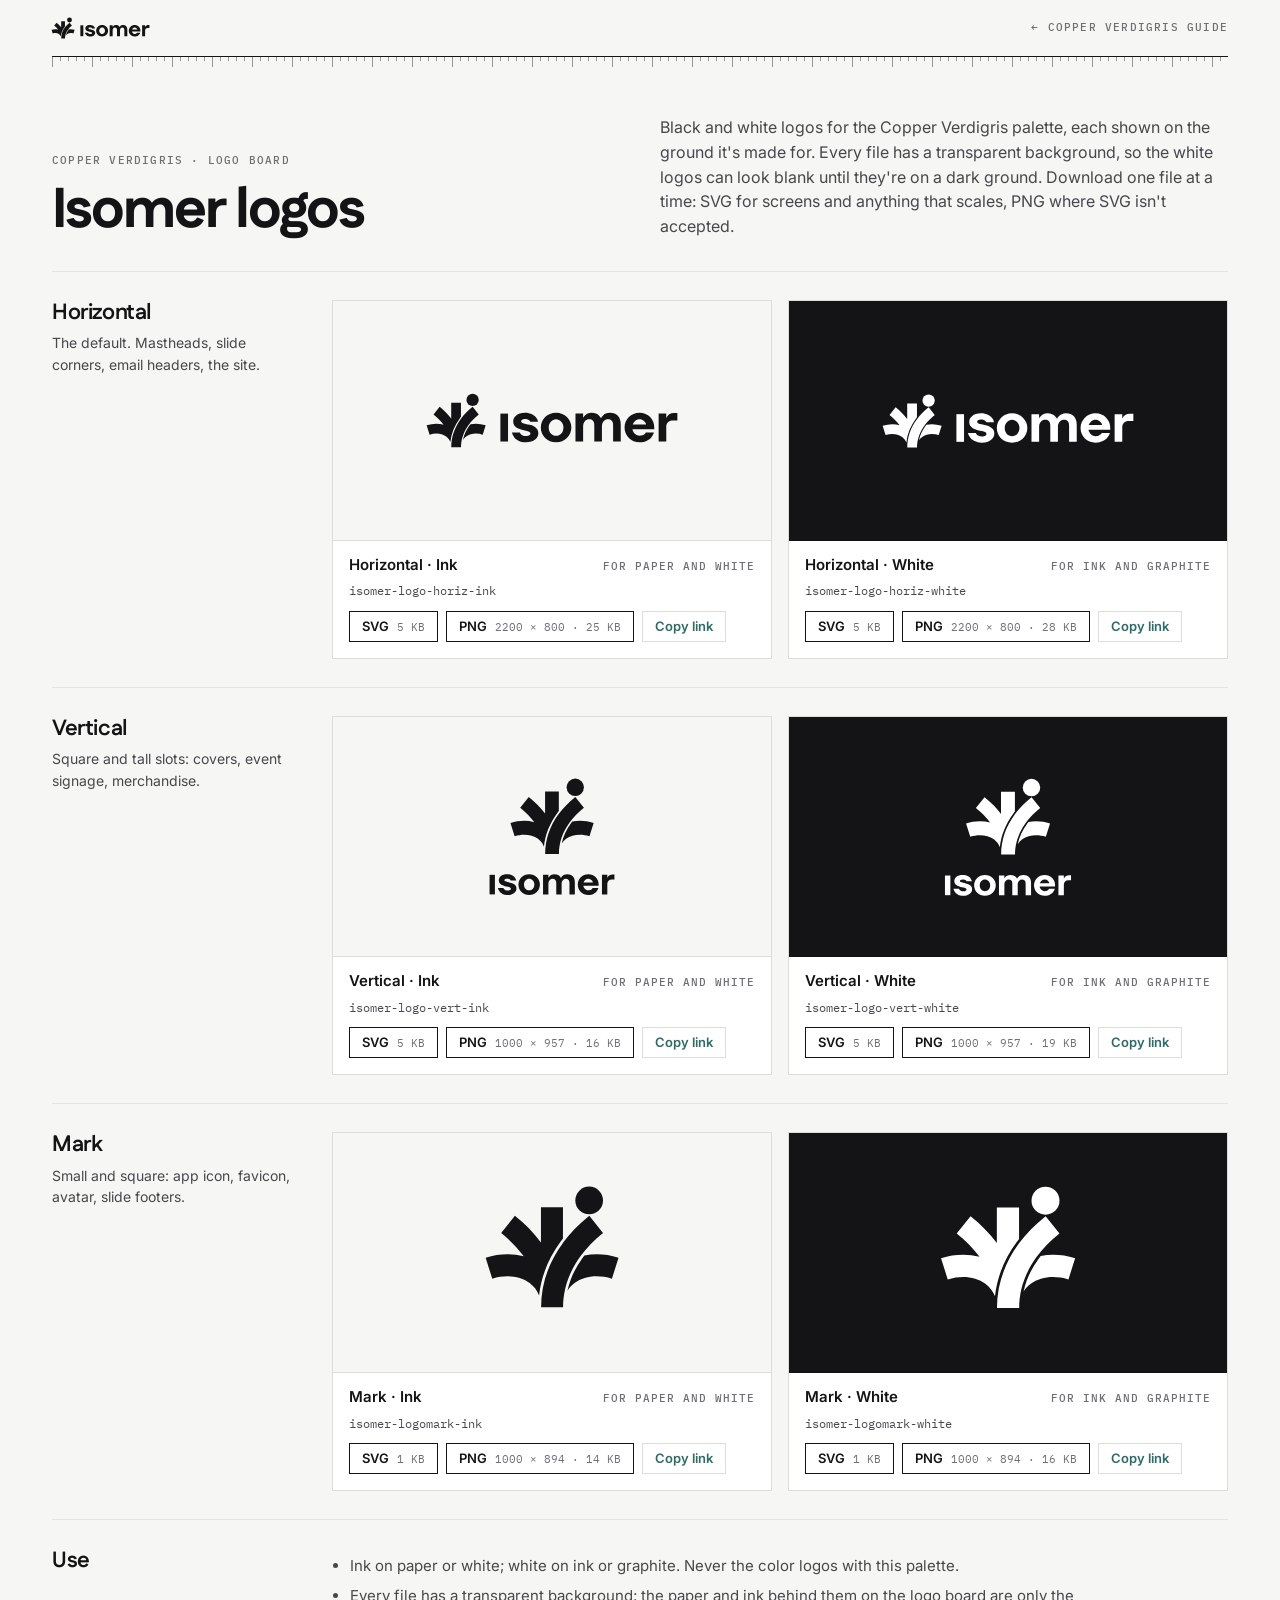
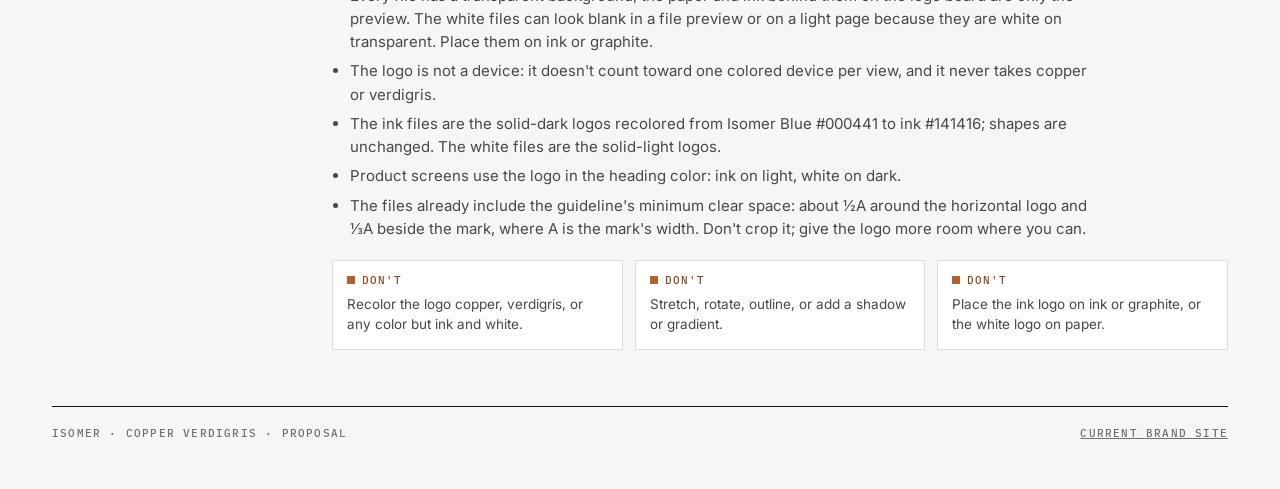
<file: copper-verdigris/logos/index.html>
<!doctype html>
<html lang="en">
<head>
<meta charset="utf-8">
<meta name="viewport" content="width=device-width, initial-scale=1">
<meta name="robots" content="noindex, nofollow">
<title>Isomer Logo Board</title>
<meta name="description" content="Black and white Isomer logos for the Copper Verdigris proposal, each downloadable on its own in SVG or PNG.">
<link rel="icon" type="image/svg+xml" href="svg/isomer-logomark-ink.svg">
<link rel="preconnect" href="https://fonts.googleapis.com"><link rel="preconnect" href="https://fonts.gstatic.com" crossorigin>
<link rel="stylesheet" href="https://fonts.googleapis.com/css2?family=Fustat:wght@400;500;600;700;800&family=Inter:wght@400;500;600;700&family=IBM+Plex+Mono:wght@400;500;600&display=swap">
<link rel="stylesheet" href="../tokens.css">
<style>
*{box-sizing:border-box}
body{margin:0;background:var(--cv-paper);color:var(--cv-ink);font:400 16px/1.55 var(--cv-font);-webkit-font-smoothing:antialiased}
a{color:var(--cv-verdigris-deep)}
code{font-family:var(--cv-mono)}
.wrap{max-width:1240px;margin:0 auto;padding:0 32px}
.top{border-bottom:1px solid var(--cv-ink);display:flex;justify-content:space-between;align-items:center;gap:16px;padding:16px 0}
.top img{display:block;height:44px;width:auto;margin:-10px 0 -10px -12px}
.top a.back{font:500 11px/1.2 var(--cv-mono);letter-spacing:1.2px;text-transform:uppercase;color:var(--cv-muted);text-decoration:none}
.top a.back:hover{color:var(--cv-ink)}
.ruler{height:10px;opacity:.7;background:repeating-linear-gradient(90deg,var(--cv-muted) 0 1px,transparent 1px 8px) top left/100% 4px no-repeat,repeating-linear-gradient(90deg,var(--cv-muted) 0 1px,transparent 1px 40px) top left/100% 10px no-repeat}
header.hd{padding:48px 0 32px;display:grid;grid-template-columns:minmax(0,1fr) minmax(0,1fr);gap:40px;align-items:end}
.eb{font:500 11px/1.2 var(--cv-mono);letter-spacing:1.2px;text-transform:uppercase;color:var(--cv-muted)}
h1{font:800 clamp(36px,5vw,56px)/1 var(--cv-font-display);letter-spacing:-.035em;margin:12px 0 0}
.lede{margin:0;color:var(--cv-body);max-width:560px}
.row{display:grid;grid-template-columns:240px minmax(0,1fr);gap:40px;padding:28px 0;border-top:1px solid var(--cv-hairline)}
.rh h2{font:700 22px/1.2 var(--cv-font-display);letter-spacing:-.4px;margin:0 0 6px}
.rh p{margin:0;font-size:14px;color:var(--cv-body)}
.pair{display:grid;grid-template-columns:1fr 1fr;gap:16px}
.lg{margin:0;background:var(--cv-white);border:1px solid var(--cv-rule);display:flex;flex-direction:column}
.pv{height:240px;display:flex;align-items:center;justify-content:center;padding:20px}
.pv img{max-width:78%;max-height:100%;display:block}
.on-paper{background:var(--cv-paper);border-bottom:1px solid var(--cv-rule)}
.on-ink{background:var(--cv-ink)}
figcaption{padding:14px 16px 16px;display:flex;flex-direction:column;gap:8px}
.nm{display:flex;justify-content:space-between;align-items:baseline;gap:12px;flex-wrap:wrap}
.nm b{font:600 15px/1.3 var(--cv-font)}
.nm span{font:500 10.5px/1.2 var(--cv-mono);letter-spacing:1px;text-transform:uppercase;color:var(--cv-muted)}
figcaption code{font-size:12px;color:var(--cv-body)}
.dl{display:flex;flex-wrap:wrap;gap:8px;margin-top:2px}
.dl a,.dl button{display:inline-flex;align-items:baseline;gap:8px;border:1px solid var(--cv-ink);background:var(--cv-white);color:var(--cv-ink);padding:8px 12px;font:600 13px/1 var(--cv-font);text-decoration:none;cursor:pointer}
.dl a:hover{background:var(--cv-ink);color:var(--cv-white)}
.dl a i{font:400 11px/1 var(--cv-mono);font-style:normal;color:var(--cv-muted)}
.dl a:hover i{color:var(--cv-on-graphite-muted)}
.dl button{border-color:var(--cv-rule);color:var(--cv-verdigris-deep)}
.dl button:hover{border-color:var(--cv-verdigris-deep)}
.dl a:focus-visible,.dl button:focus-visible{outline:2px solid var(--cv-verdigris-deep);outline-offset:2px}
.rules{display:grid;grid-template-columns:240px minmax(0,1fr);gap:40px;padding:28px 0 56px;border-top:1px solid var(--cv-hairline)}
.rules ul{margin:0;padding-left:18px;color:var(--cv-body);font-size:15px;max-width:760px}.rules li{margin:6px 0}
.dont{display:grid;grid-template-columns:repeat(3,minmax(0,1fr));gap:12px;margin-top:20px}
.dont div{background:var(--cv-white);border:1px solid var(--cv-rule);padding:14px;font-size:13.5px;color:var(--cv-body)}
.dont b{display:flex;align-items:center;gap:7px;font:500 10.5px/1 var(--cv-mono);letter-spacing:1px;text-transform:uppercase;color:var(--cv-copper-dark);margin-bottom:8px}
.dont b i{width:8px;height:8px;background:var(--cv-copper);display:block}
footer{border-top:1px solid var(--cv-ink);padding:20px 0 48px;display:flex;justify-content:space-between;gap:16px;flex-wrap:wrap;font:500 11px/1.2 var(--cv-mono);letter-spacing:1.2px;text-transform:uppercase;color:var(--cv-muted)}
footer a{color:var(--cv-muted)}
.toast{position:fixed;left:50%;bottom:24px;transform:translateX(-50%) translateY(20px);background:var(--cv-ink);color:#fff;font:500 12px/1 var(--cv-mono);padding:12px 16px;opacity:0;transition:.2s;pointer-events:none}
.toast.on{opacity:1;transform:translateX(-50%)}
@media (max-width:820px){
 .wrap{padding:0 16px}
 header.hd,.row,.rules{grid-template-columns:1fr;gap:12px}
 .pair,.dont{grid-template-columns:1fr}
}
</style>
</head>
<body>
<div class="wrap">
<div class="top"><a href="../" aria-label="Copper Verdigris guide"><img src="svg/isomer-logo-horiz-ink.svg" alt="Isomer"></a><a class="back" href="../#brand-devices">&larr; Copper Verdigris guide</a></div>
<div class="ruler" aria-hidden="true"></div>
<header class="hd"><div><span class="eb">Copper Verdigris · Logo board</span><h1>Isomer logos</h1></div>
<p class="lede">Black and white logos for the Copper Verdigris palette, each shown on the ground it's made for. Every file has a transparent background, so the white logos can look blank until they're on a dark ground. Download one file at a time: SVG for screens and anything that scales, PNG where SVG isn't accepted.</p></header>
<section class="row"><div class="rh"><h2>Horizontal</h2><p>The default. Mastheads, slide corners, email headers, the site.</p></div><div class="pair"><figure class="lg">
<div class="pv on-paper"><img src="svg/isomer-logo-horiz-ink.svg" alt="Isomer horizontal logo, ink" loading="lazy"></div>
<figcaption><div class="nm"><b>Horizontal · Ink</b><span>For paper and white</span></div>
<code>isomer-logo-horiz-ink</code>
<div class="dl"><a href="svg/isomer-logo-horiz-ink.svg" download>SVG <i>5 KB</i></a><a href="png/isomer-logo-horiz-ink.png" download>PNG <i>2200 × 800 · 25 KB</i></a>
<button type="button" data-url="svg/isomer-logo-horiz-ink.svg" aria-label="Copy the SVG link for isomer-logo-horiz-ink">Copy link</button></div></figcaption></figure><figure class="lg">
<div class="pv on-ink"><img src="svg/isomer-logo-horiz-white.svg" alt="Isomer horizontal logo, white" loading="lazy"></div>
<figcaption><div class="nm"><b>Horizontal · White</b><span>For ink and graphite</span></div>
<code>isomer-logo-horiz-white</code>
<div class="dl"><a href="svg/isomer-logo-horiz-white.svg" download>SVG <i>5 KB</i></a><a href="png/isomer-logo-horiz-white.png" download>PNG <i>2200 × 800 · 28 KB</i></a>
<button type="button" data-url="svg/isomer-logo-horiz-white.svg" aria-label="Copy the SVG link for isomer-logo-horiz-white">Copy link</button></div></figcaption></figure></div></section><section class="row"><div class="rh"><h2>Vertical</h2><p>Square and tall slots: covers, event signage, merchandise.</p></div><div class="pair"><figure class="lg">
<div class="pv on-paper"><img src="svg/isomer-logo-vert-ink.svg" alt="Isomer vertical logo, ink" loading="lazy"></div>
<figcaption><div class="nm"><b>Vertical · Ink</b><span>For paper and white</span></div>
<code>isomer-logo-vert-ink</code>
<div class="dl"><a href="svg/isomer-logo-vert-ink.svg" download>SVG <i>5 KB</i></a><a href="png/isomer-logo-vert-ink.png" download>PNG <i>1000 × 957 · 16 KB</i></a>
<button type="button" data-url="svg/isomer-logo-vert-ink.svg" aria-label="Copy the SVG link for isomer-logo-vert-ink">Copy link</button></div></figcaption></figure><figure class="lg">
<div class="pv on-ink"><img src="svg/isomer-logo-vert-white.svg" alt="Isomer vertical logo, white" loading="lazy"></div>
<figcaption><div class="nm"><b>Vertical · White</b><span>For ink and graphite</span></div>
<code>isomer-logo-vert-white</code>
<div class="dl"><a href="svg/isomer-logo-vert-white.svg" download>SVG <i>5 KB</i></a><a href="png/isomer-logo-vert-white.png" download>PNG <i>1000 × 957 · 19 KB</i></a>
<button type="button" data-url="svg/isomer-logo-vert-white.svg" aria-label="Copy the SVG link for isomer-logo-vert-white">Copy link</button></div></figcaption></figure></div></section><section class="row"><div class="rh"><h2>Mark</h2><p>Small and square: app icon, favicon, avatar, slide footers.</p></div><div class="pair"><figure class="lg">
<div class="pv on-paper"><img src="svg/isomer-logomark-ink.svg" alt="Isomer mark logo, ink" loading="lazy"></div>
<figcaption><div class="nm"><b>Mark · Ink</b><span>For paper and white</span></div>
<code>isomer-logomark-ink</code>
<div class="dl"><a href="svg/isomer-logomark-ink.svg" download>SVG <i>1 KB</i></a><a href="png/isomer-logomark-ink.png" download>PNG <i>1000 × 894 · 14 KB</i></a>
<button type="button" data-url="svg/isomer-logomark-ink.svg" aria-label="Copy the SVG link for isomer-logomark-ink">Copy link</button></div></figcaption></figure><figure class="lg">
<div class="pv on-ink"><img src="svg/isomer-logomark-white.svg" alt="Isomer mark logo, white" loading="lazy"></div>
<figcaption><div class="nm"><b>Mark · White</b><span>For ink and graphite</span></div>
<code>isomer-logomark-white</code>
<div class="dl"><a href="svg/isomer-logomark-white.svg" download>SVG <i>1 KB</i></a><a href="png/isomer-logomark-white.png" download>PNG <i>1000 × 894 · 16 KB</i></a>
<button type="button" data-url="svg/isomer-logomark-white.svg" aria-label="Copy the SVG link for isomer-logomark-white">Copy link</button></div></figcaption></figure></div></section>
<section class="rules"><div class="rh"><h2>Use</h2></div><div><ul>
<li>Ink on paper or white; white on ink or graphite. Never the color logos with this palette.</li>
<li>Every file has a transparent background; the paper and ink behind them on the logo board are only the preview. The white files can look blank in a file preview or on a light page because they are white on transparent. Place them on ink or graphite.</li><li>The logo is not a device: it doesn&#x27;t count toward one colored device per view, and it never takes copper or verdigris.</li><li>The ink files are the solid-dark logos recolored from Isomer Blue #000441 to ink #141416; shapes are unchanged. The white files are the solid-light logos.</li><li>Product screens use the logo in the heading color: ink on light, white on dark.</li>
<li>The files already include the guideline's minimum clear space: about ½A around the horizontal logo and ⅓A beside the mark, where A is the mark's width. Don't crop it; give the logo more room where you can.</li></ul>
<div class="dont"><div><b><i></i>Don't</b>Recolor the logo copper, verdigris, or any color but ink and white.</div><div><b><i></i>Don't</b>Stretch, rotate, outline, or add a shadow or gradient.</div><div><b><i></i>Don't</b>Place the ink logo on ink or graphite, or the white logo on paper.</div></div></div></section>
<footer><span>Isomer · Copper Verdigris · proposal</span><a href="../../">Current brand site</a></footer>
</div>
<div class="toast" id="toast" role="status" aria-live="polite"></div>
<script>
const toast=document.getElementById('toast');let tt;
function say(m){toast.textContent=m;toast.classList.add('on');clearTimeout(tt);tt=setTimeout(()=>toast.classList.remove('on'),1400)}
document.querySelectorAll('button[data-url]').forEach(b=>b.addEventListener('click',()=>{const u=new URL(b.dataset.url,location.href).href;
 try{navigator.clipboard.writeText(u).then(()=>say('Link copied'),()=>say(u))}catch(e){say(u)}}));
</script>
</body>
</html>
</file>
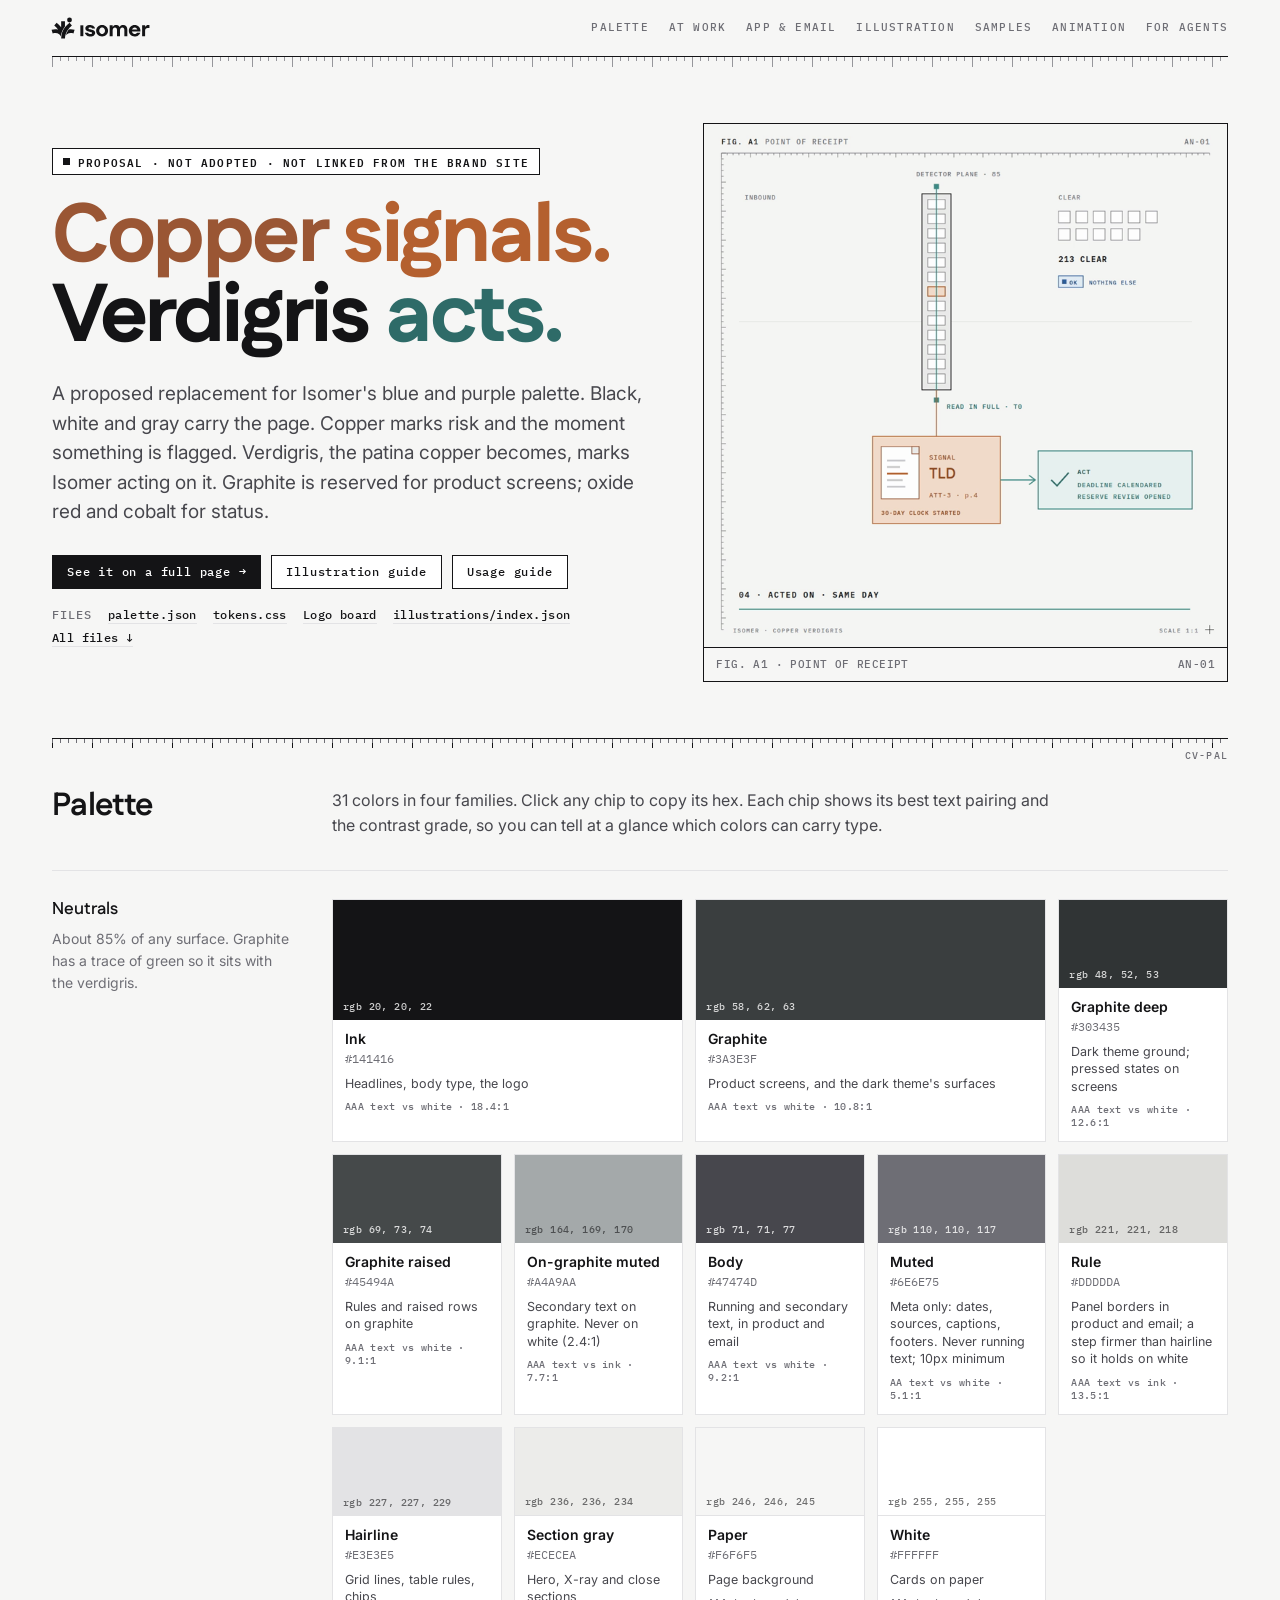
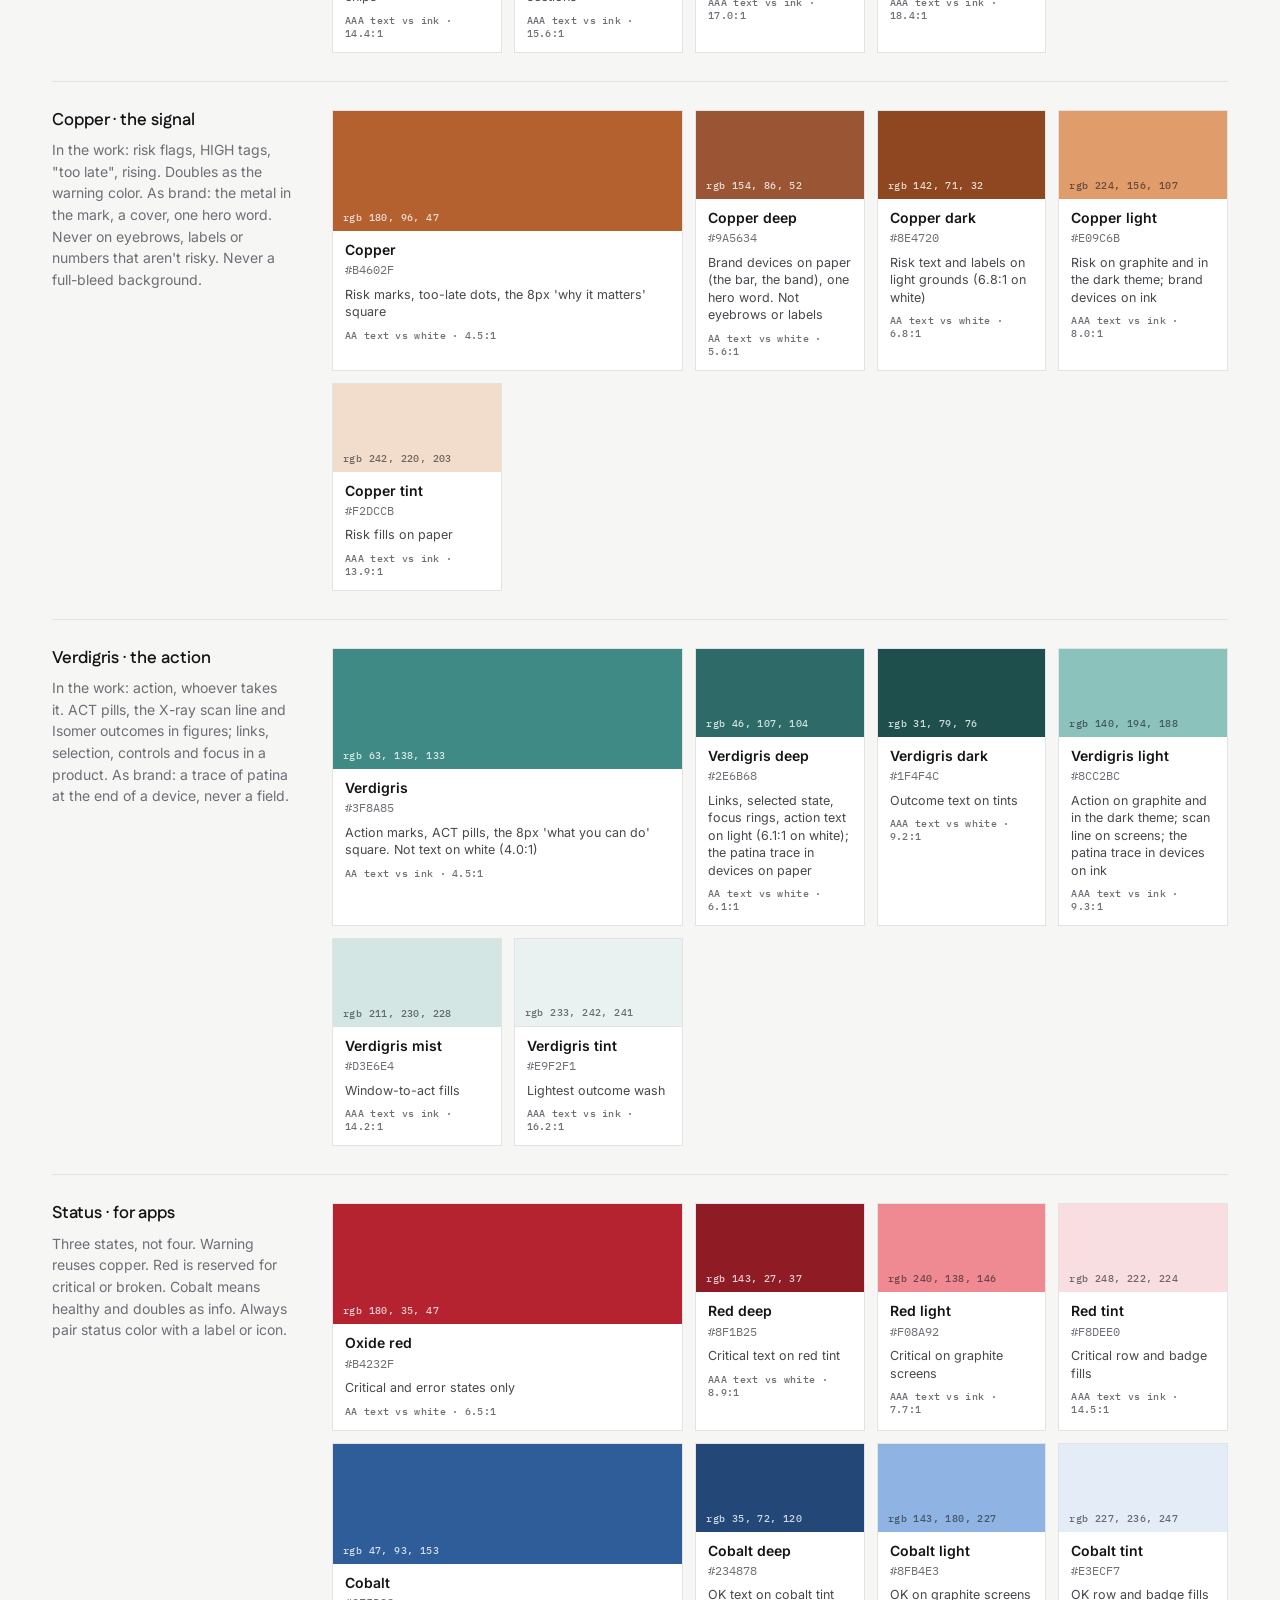
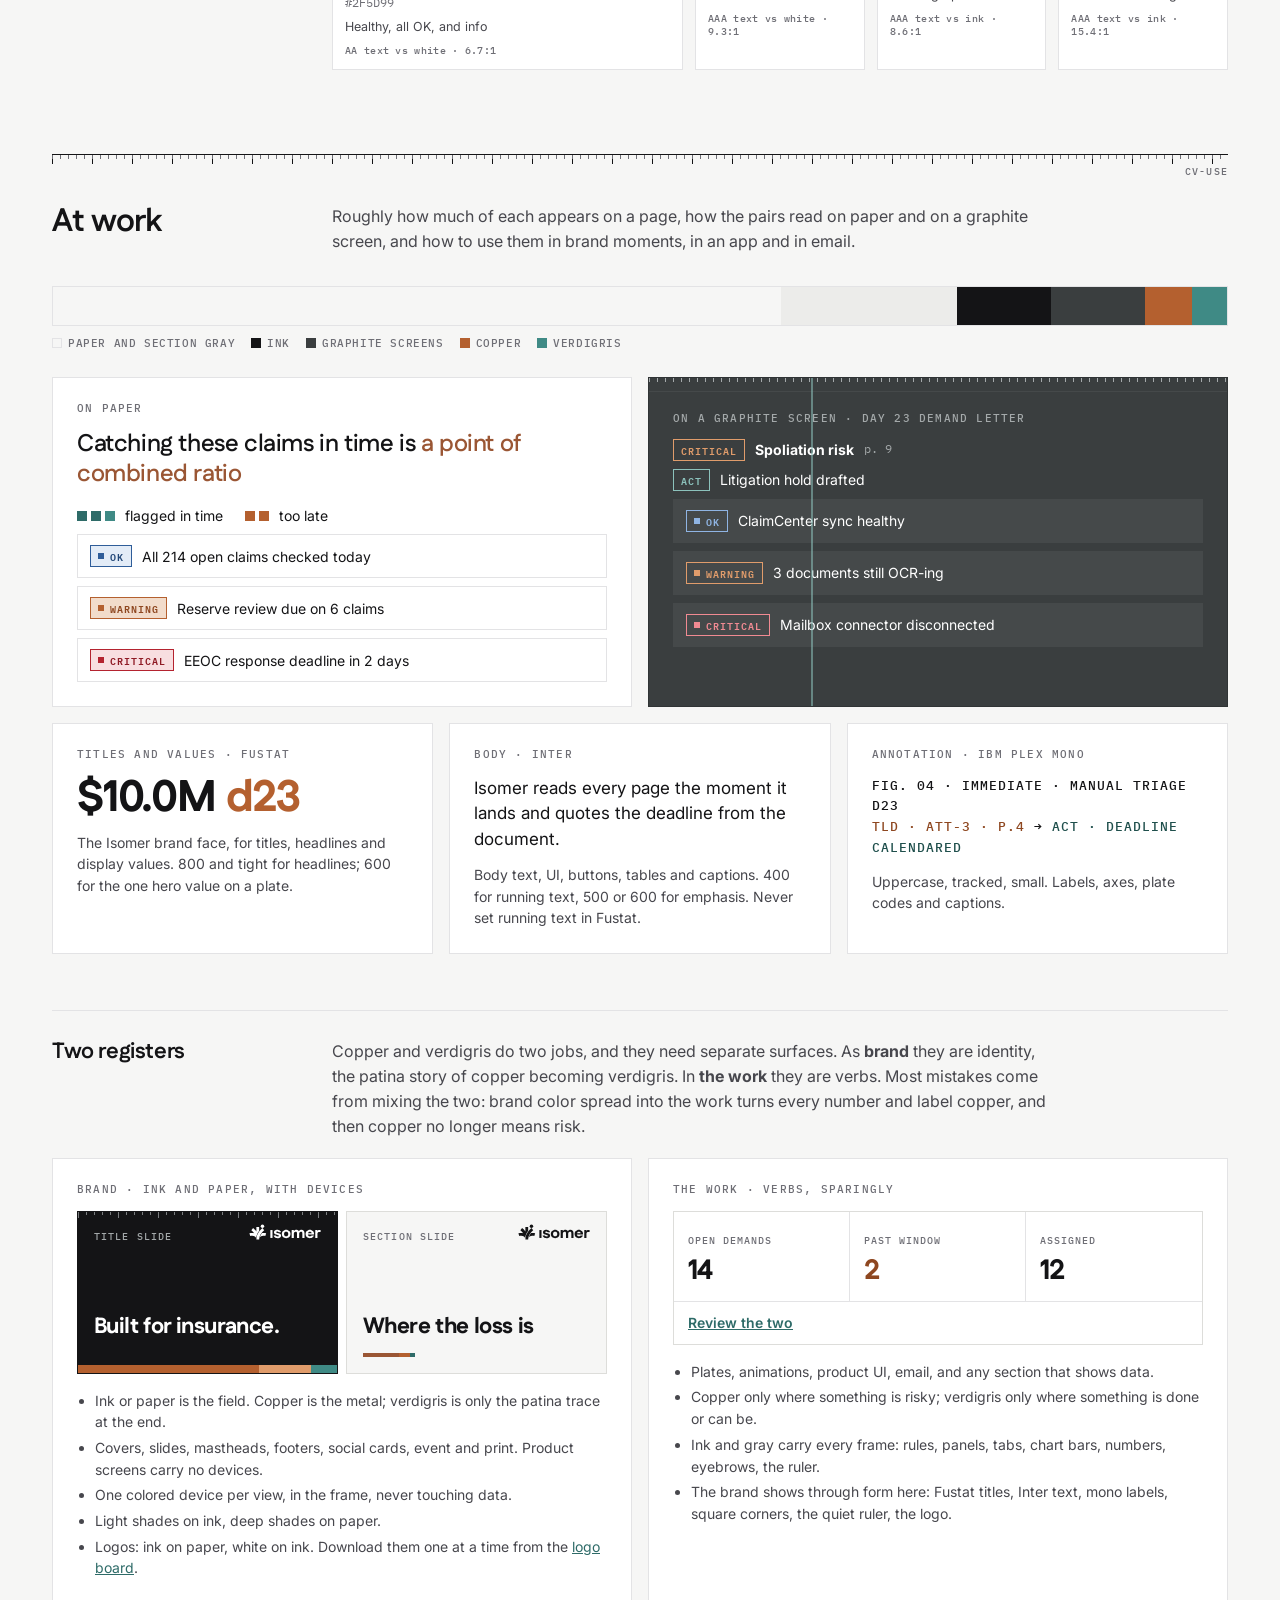
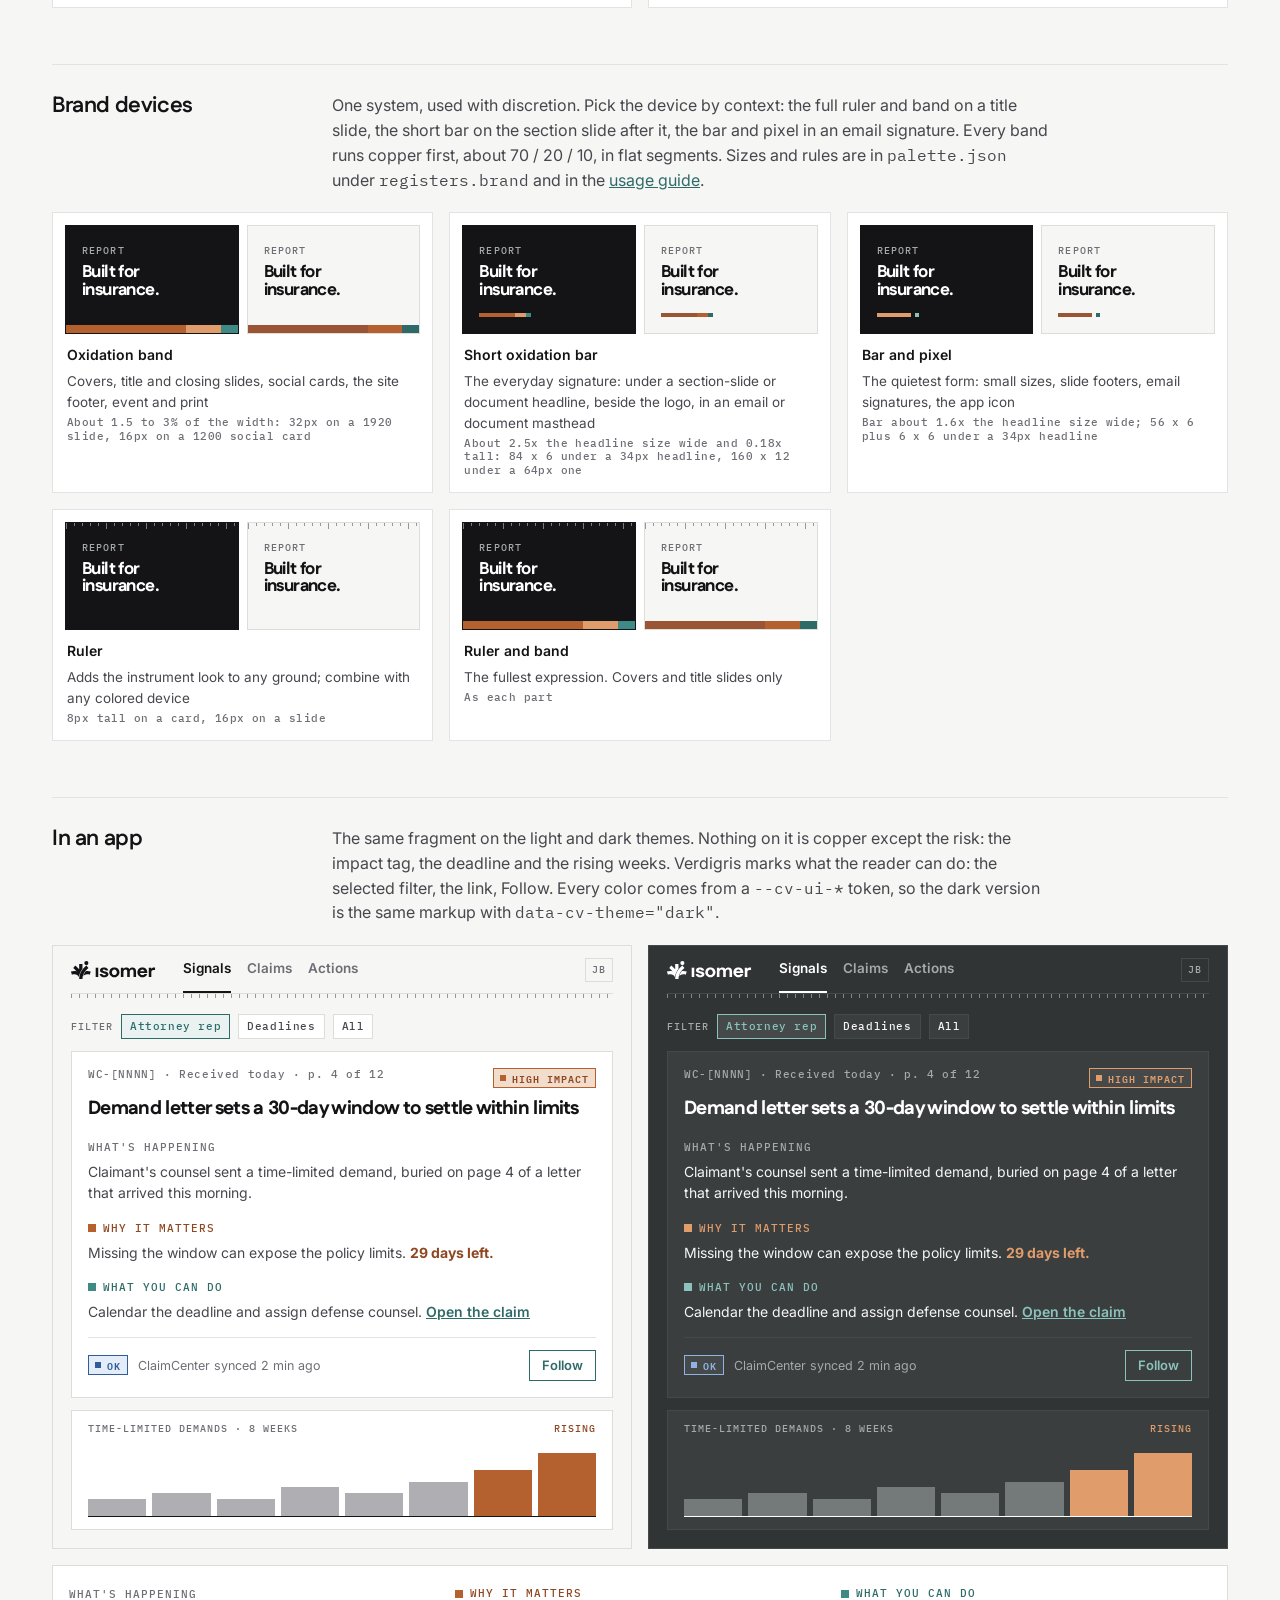
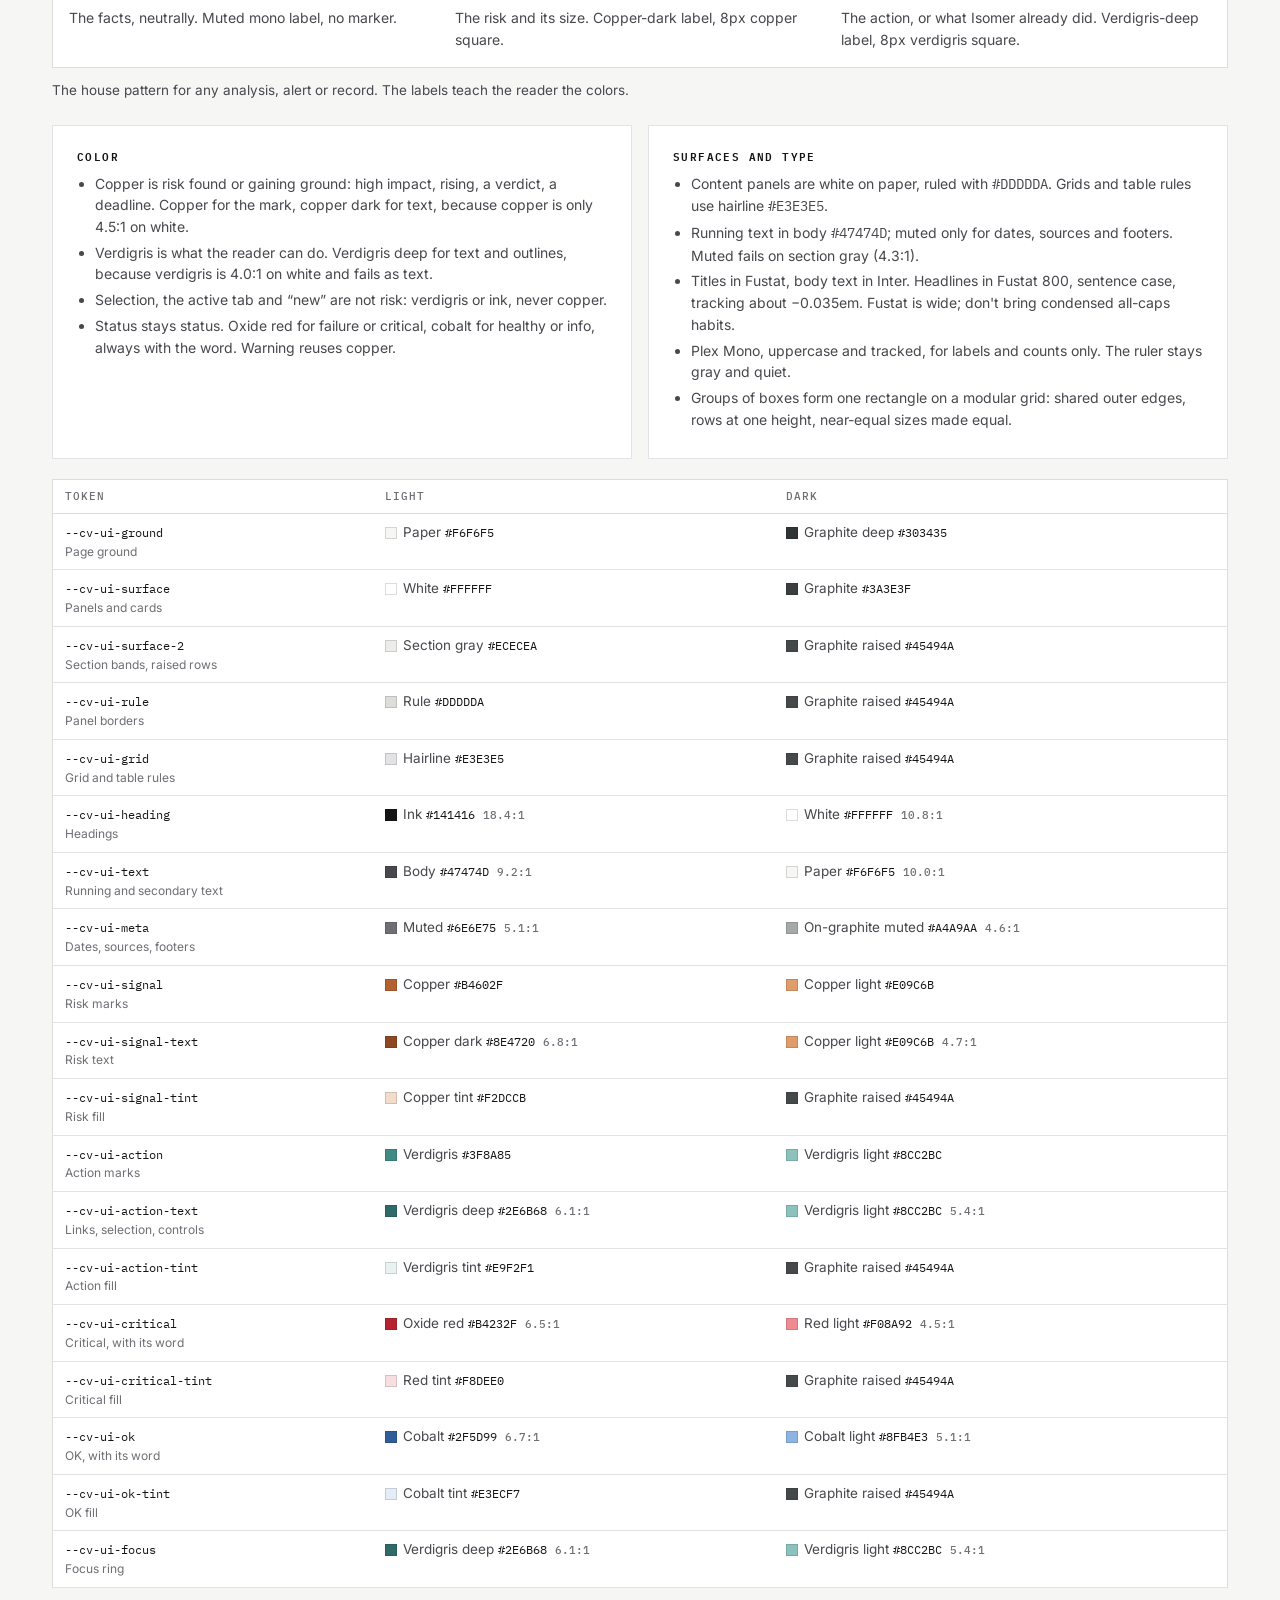
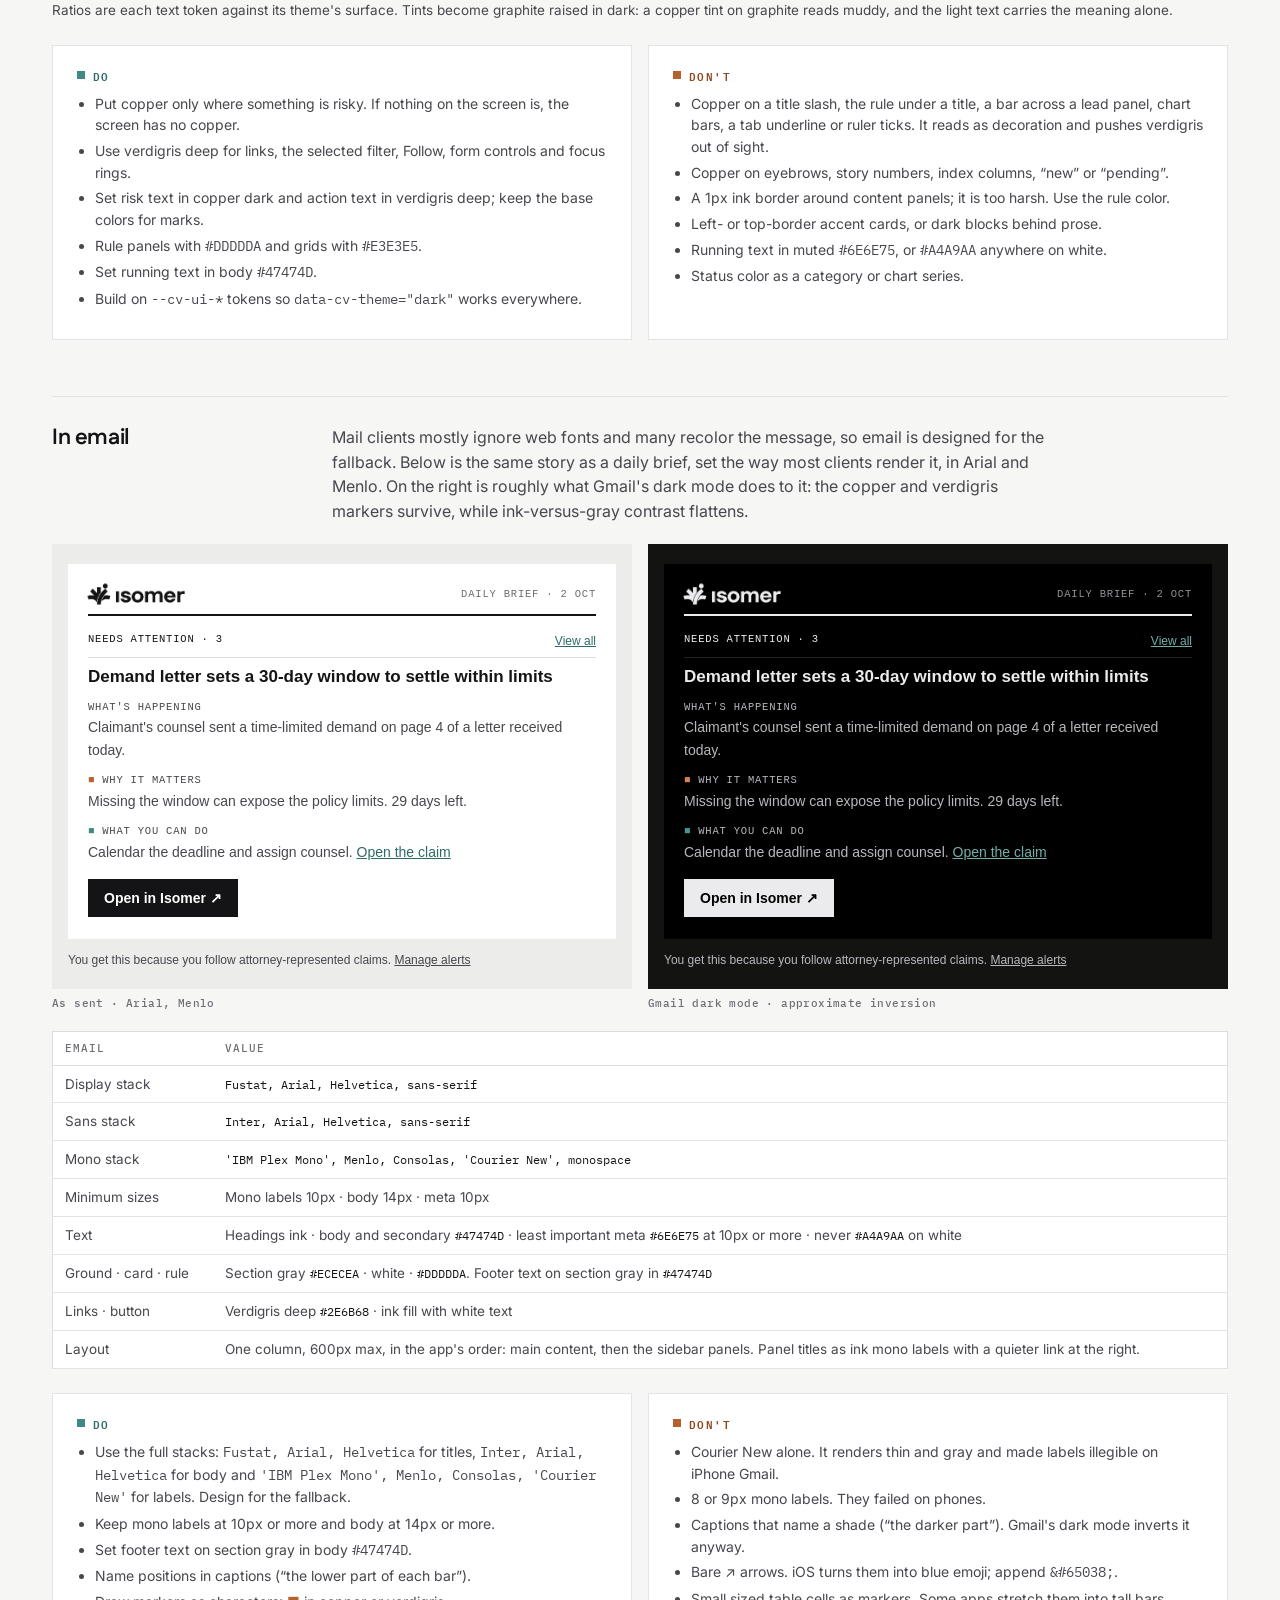
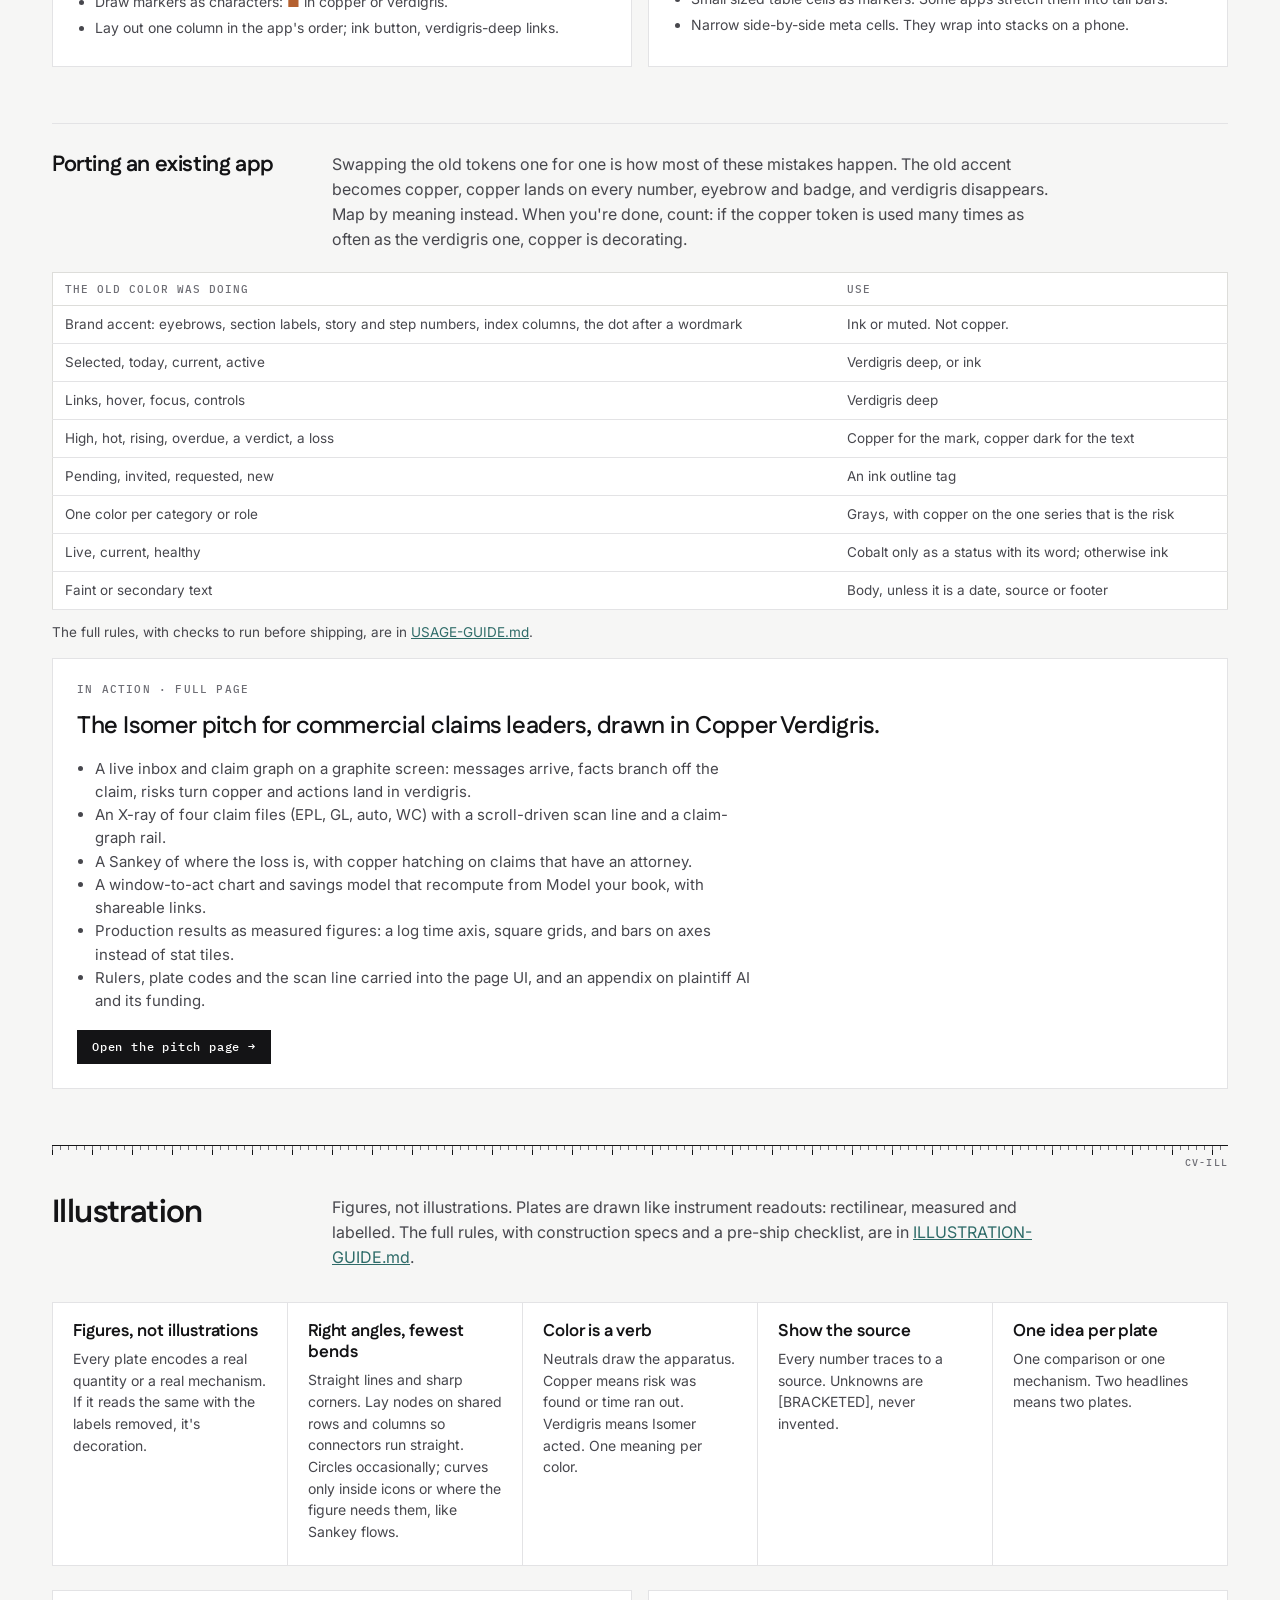
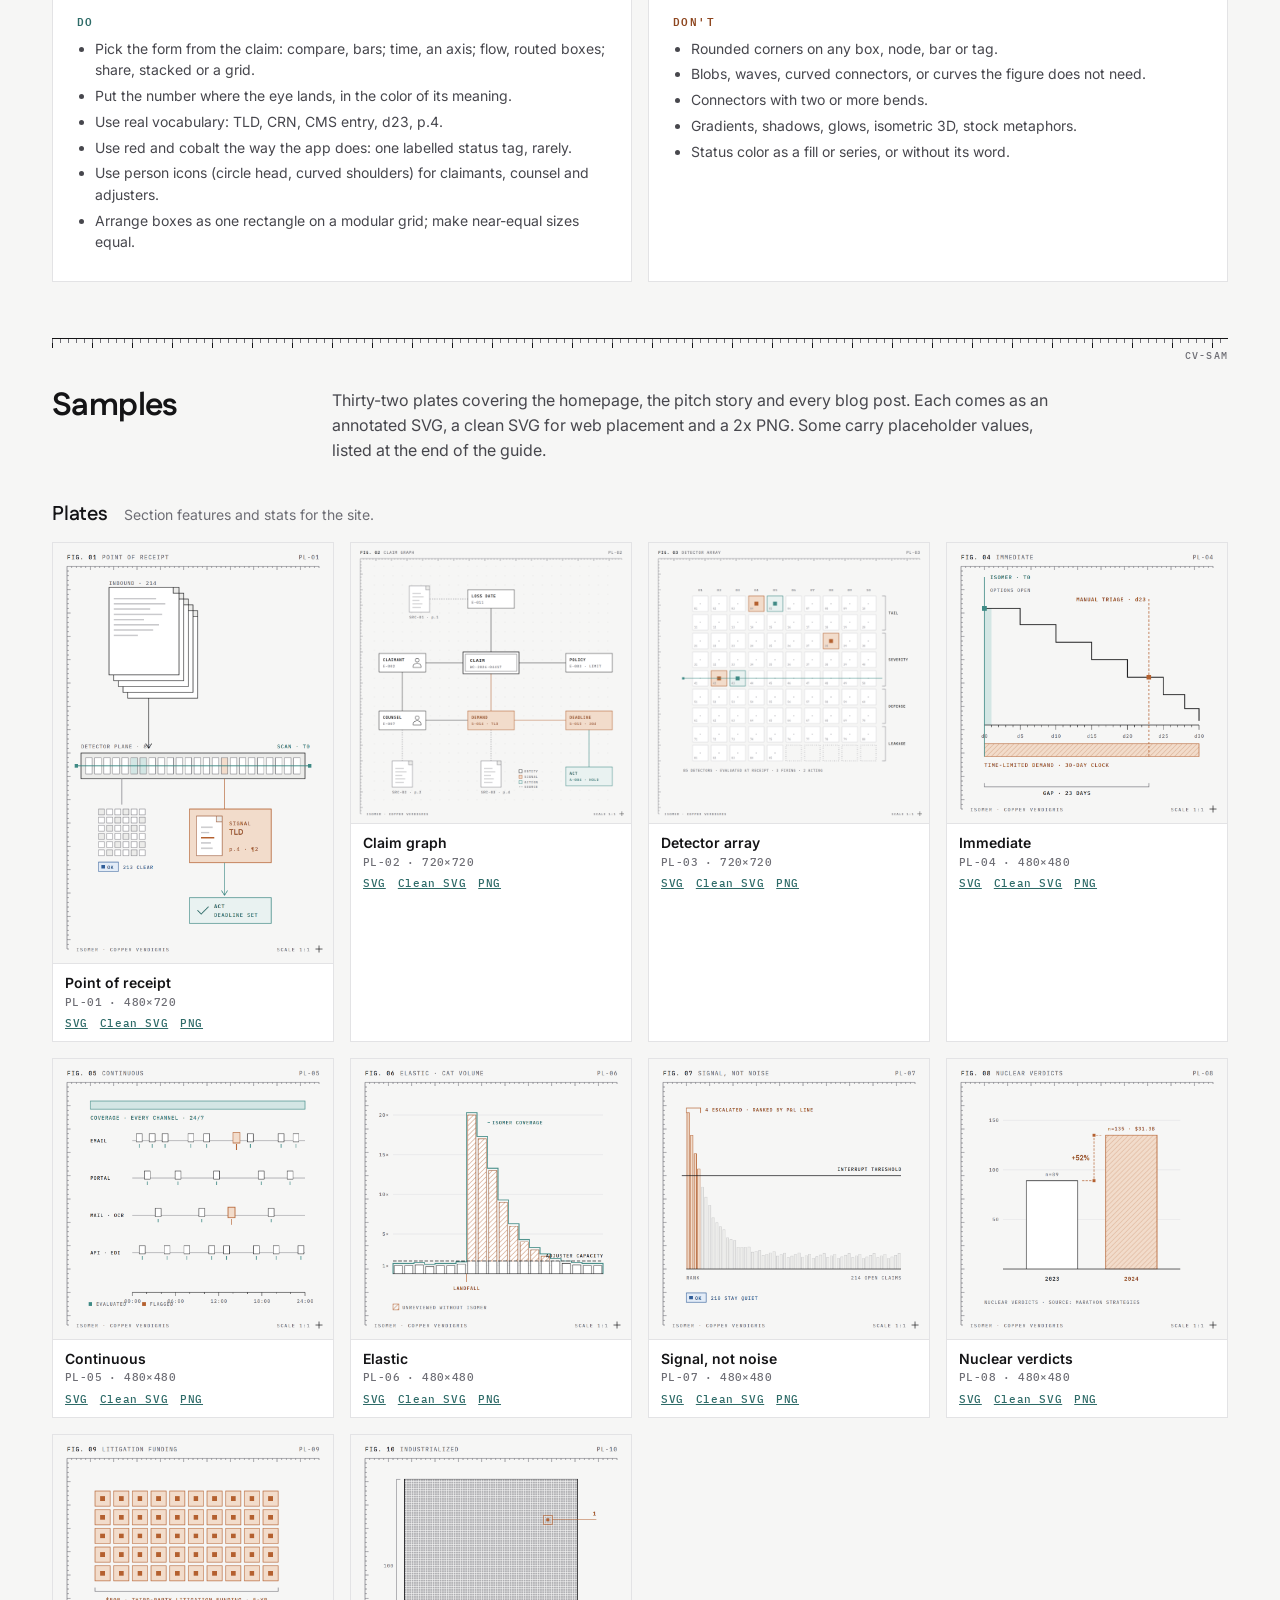
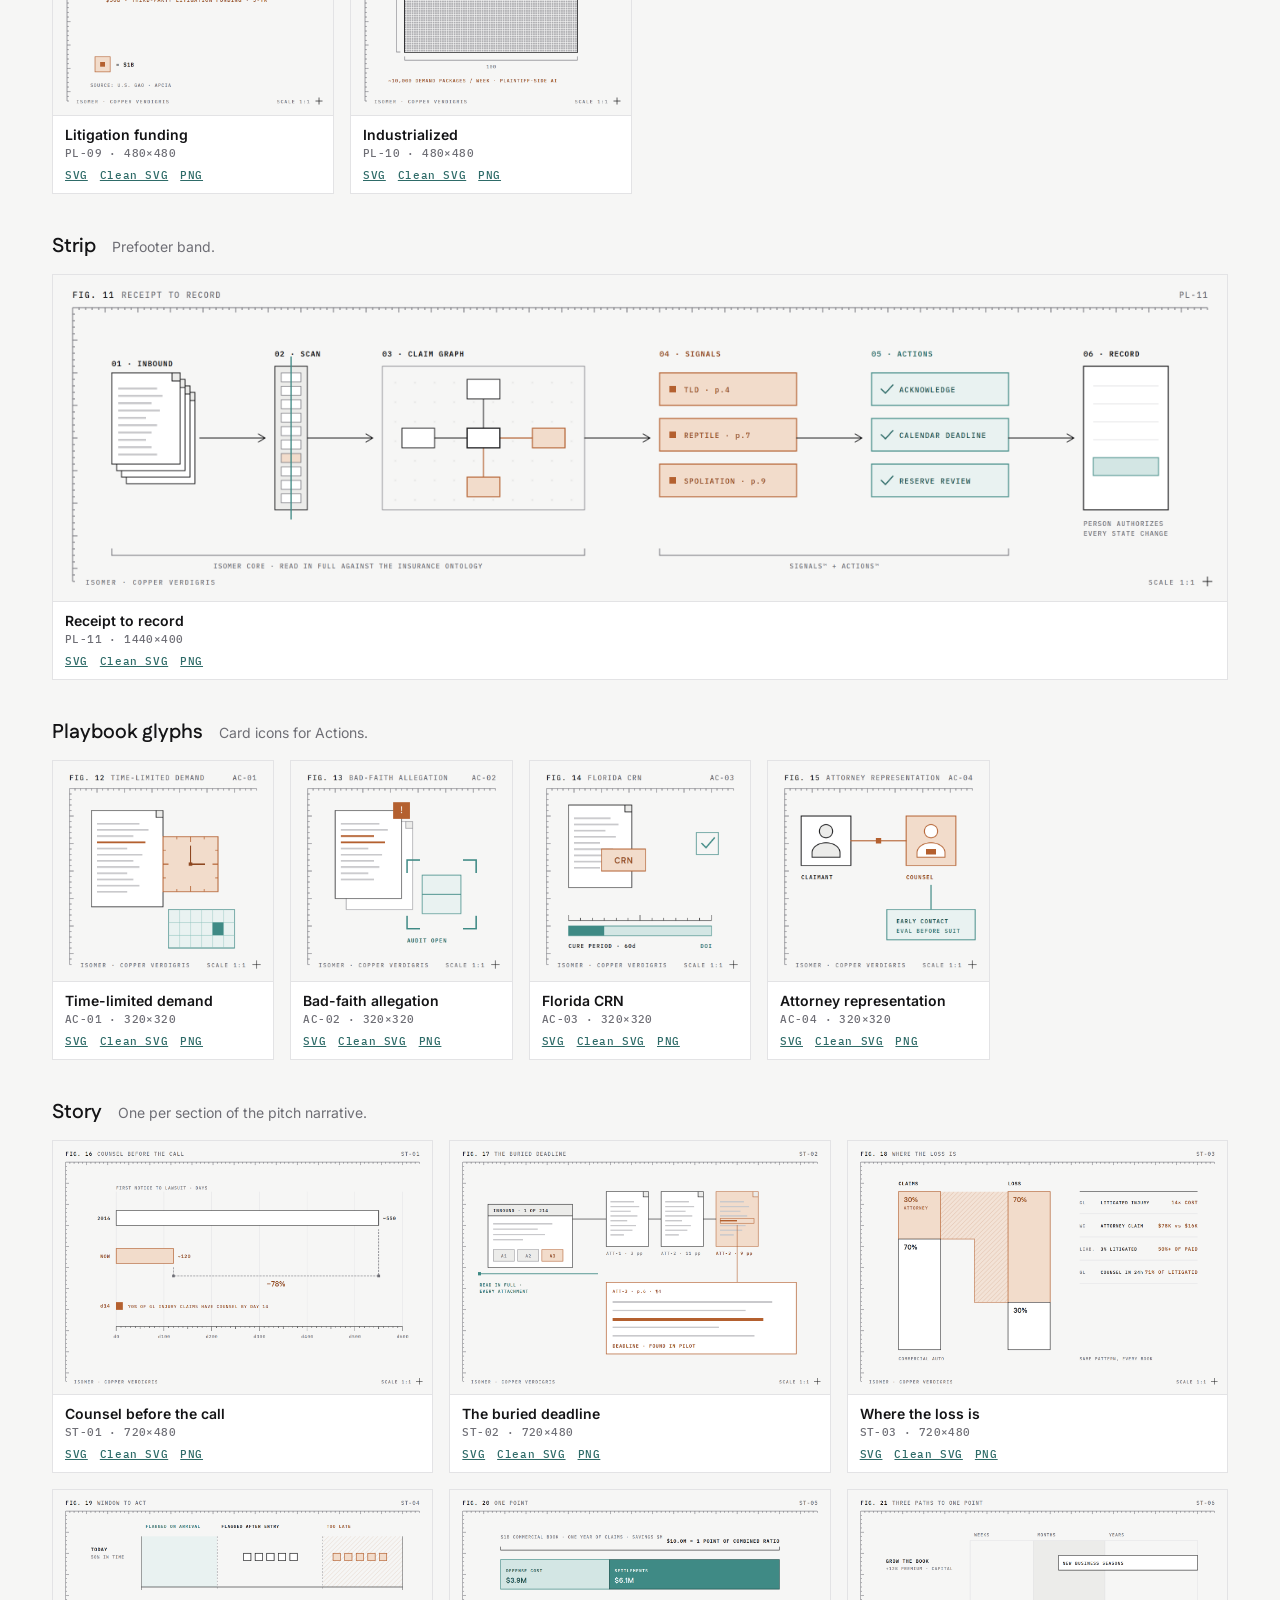
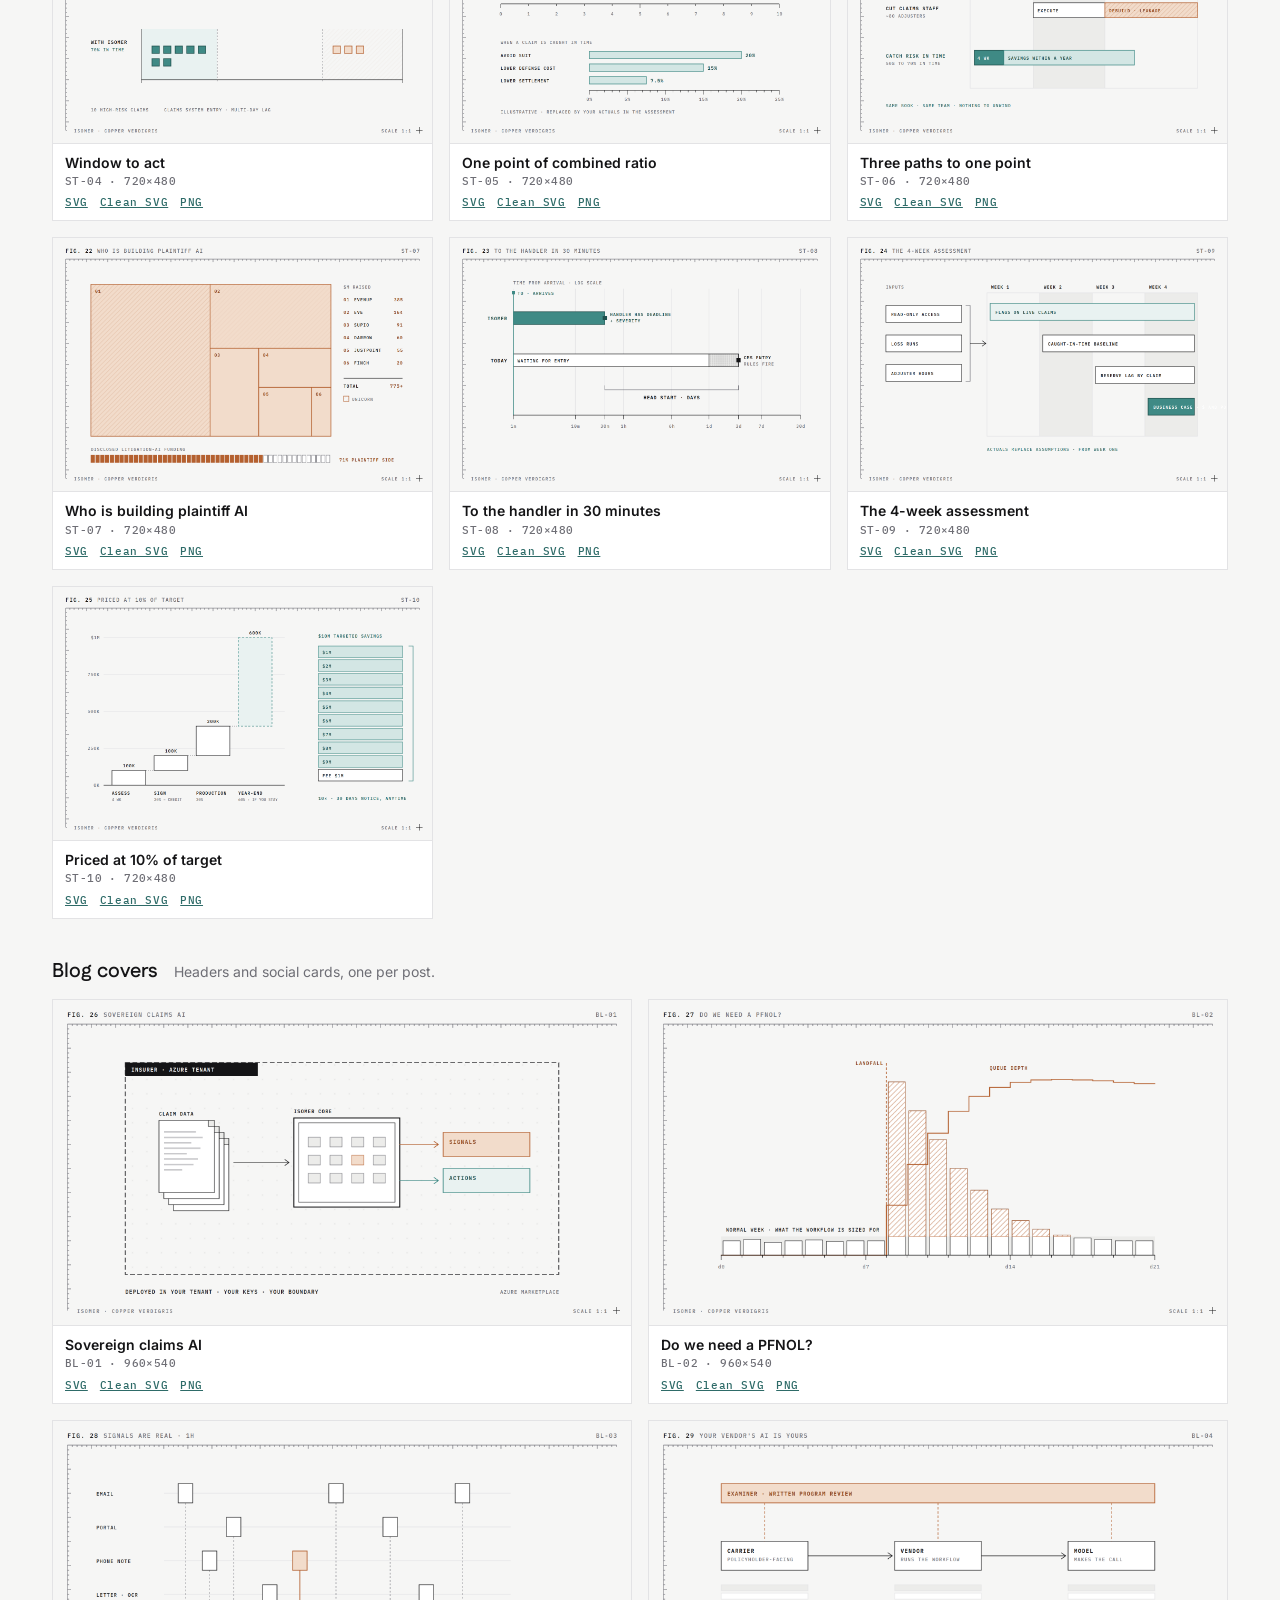
<file: proposals/copper-verdigris/index.html>
<!doctype html>
<html lang="en">
<head>
<meta charset="utf-8">
<meta name="robots" content="noindex">
<title>Moved</title>
<link rel="canonical" href="https://isomer-ai.github.io/brand/copper-verdigris/">
<meta http-equiv="refresh" content="0; url=../../copper-verdigris/">
<script>location.replace("../../copper-verdigris/" + location.search + location.hash)</script>
</head>
<body style="font-family:system-ui,sans-serif;padding:24px">This page moved to <a href="../../copper-verdigris/">isomer-ai.github.io/brand/copper-verdigris/</a>.</body>
</html>
</file>
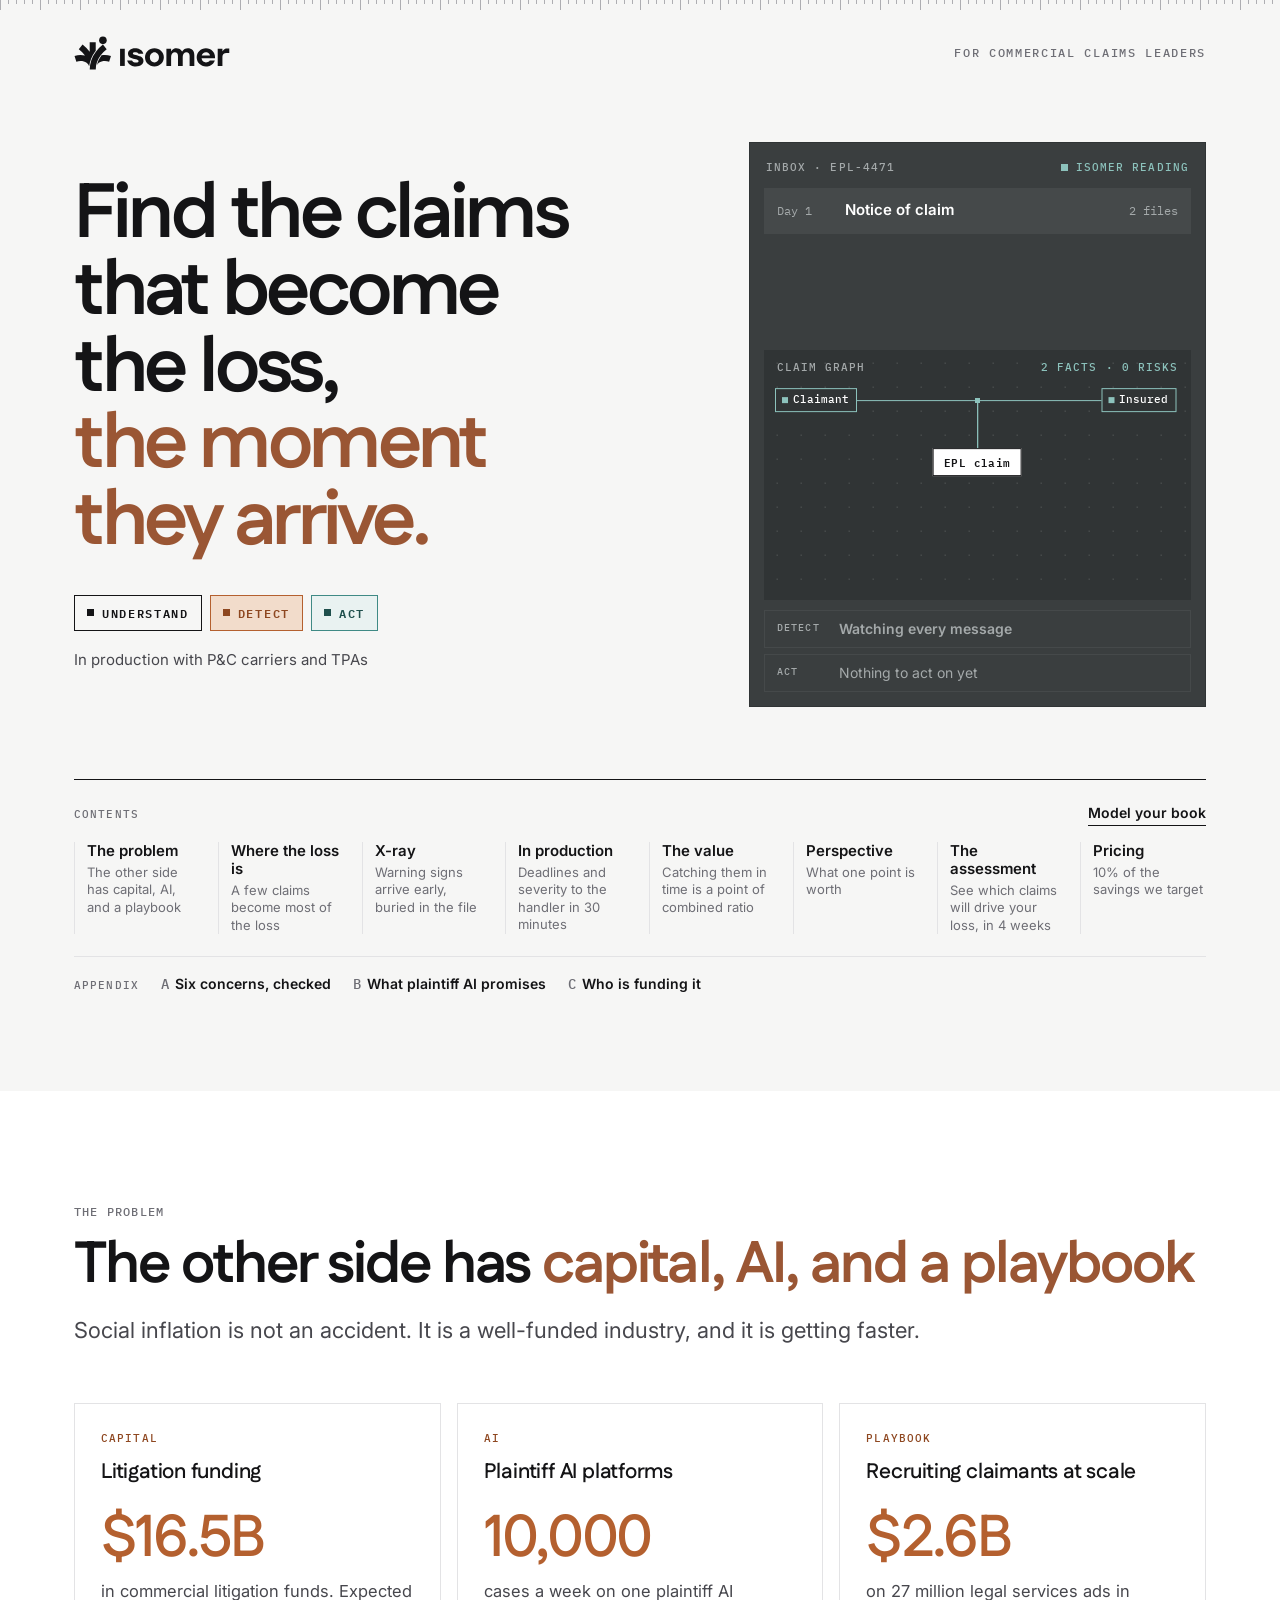
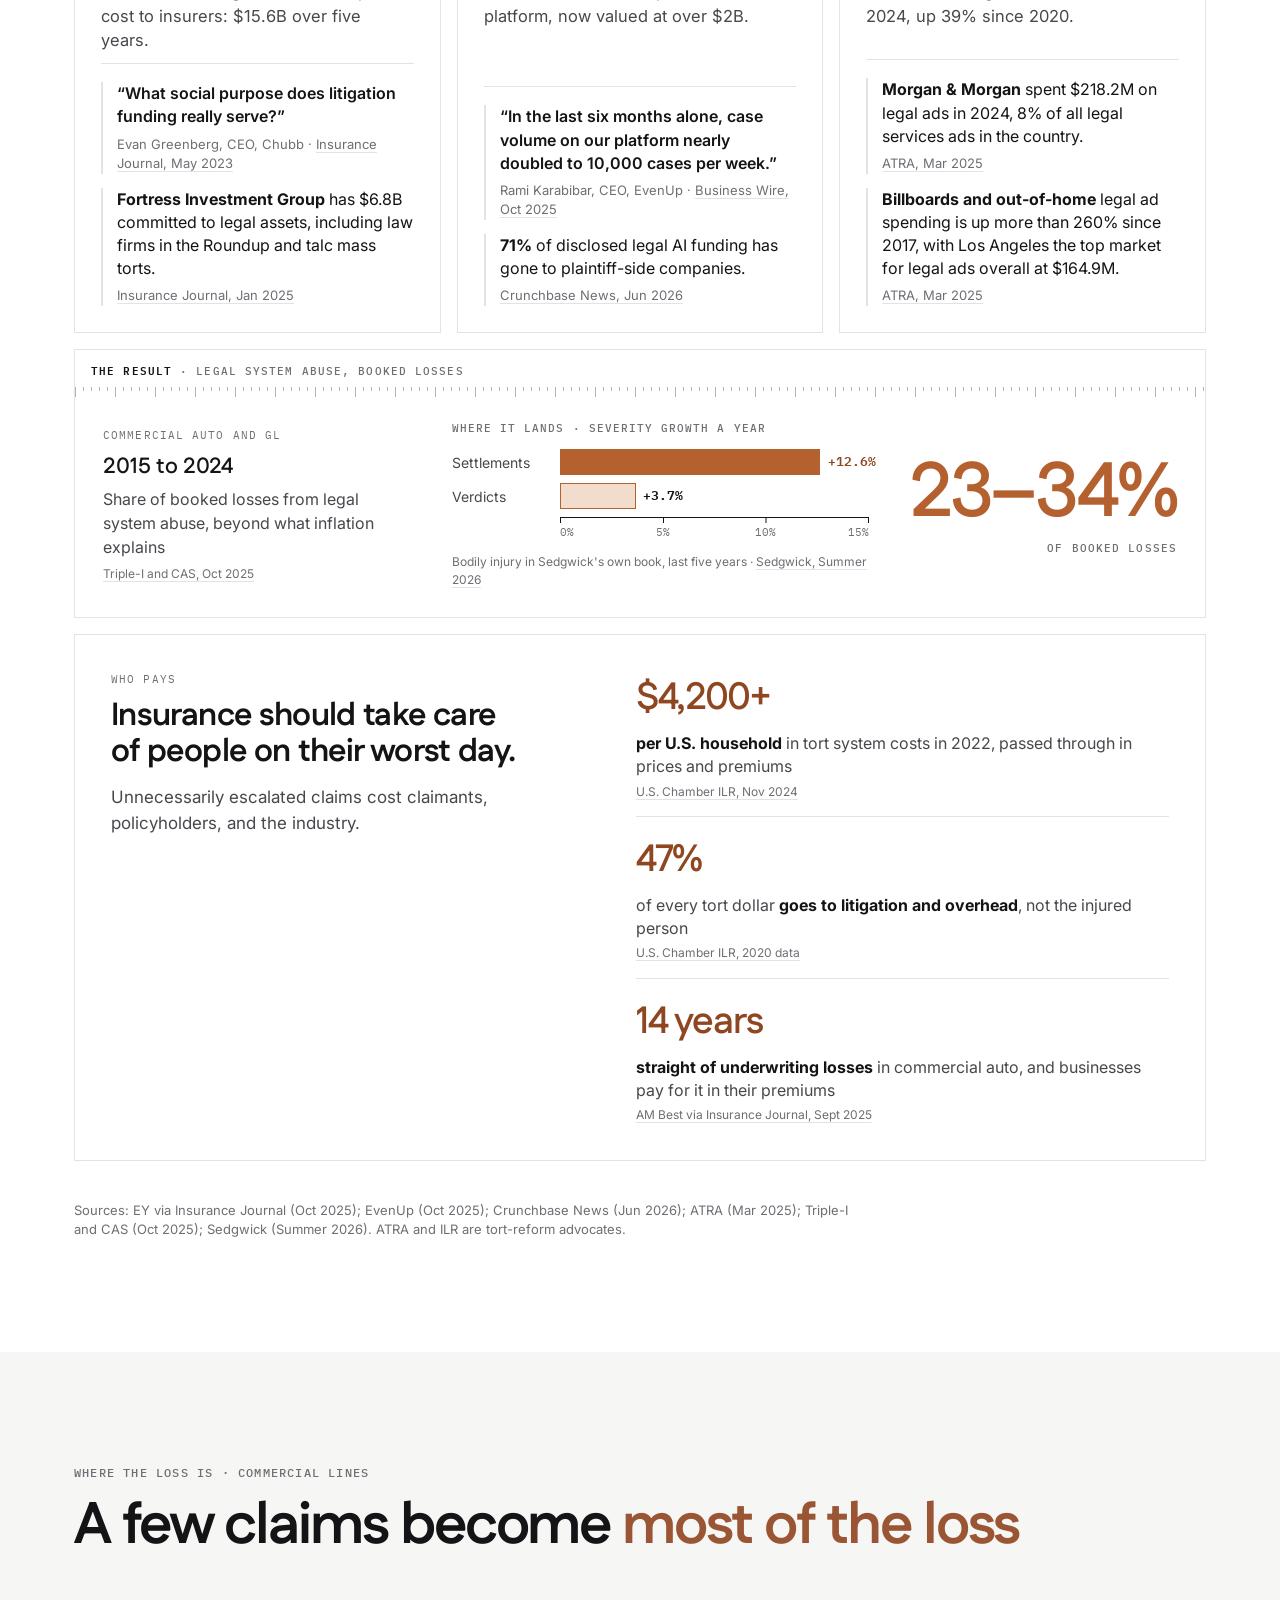
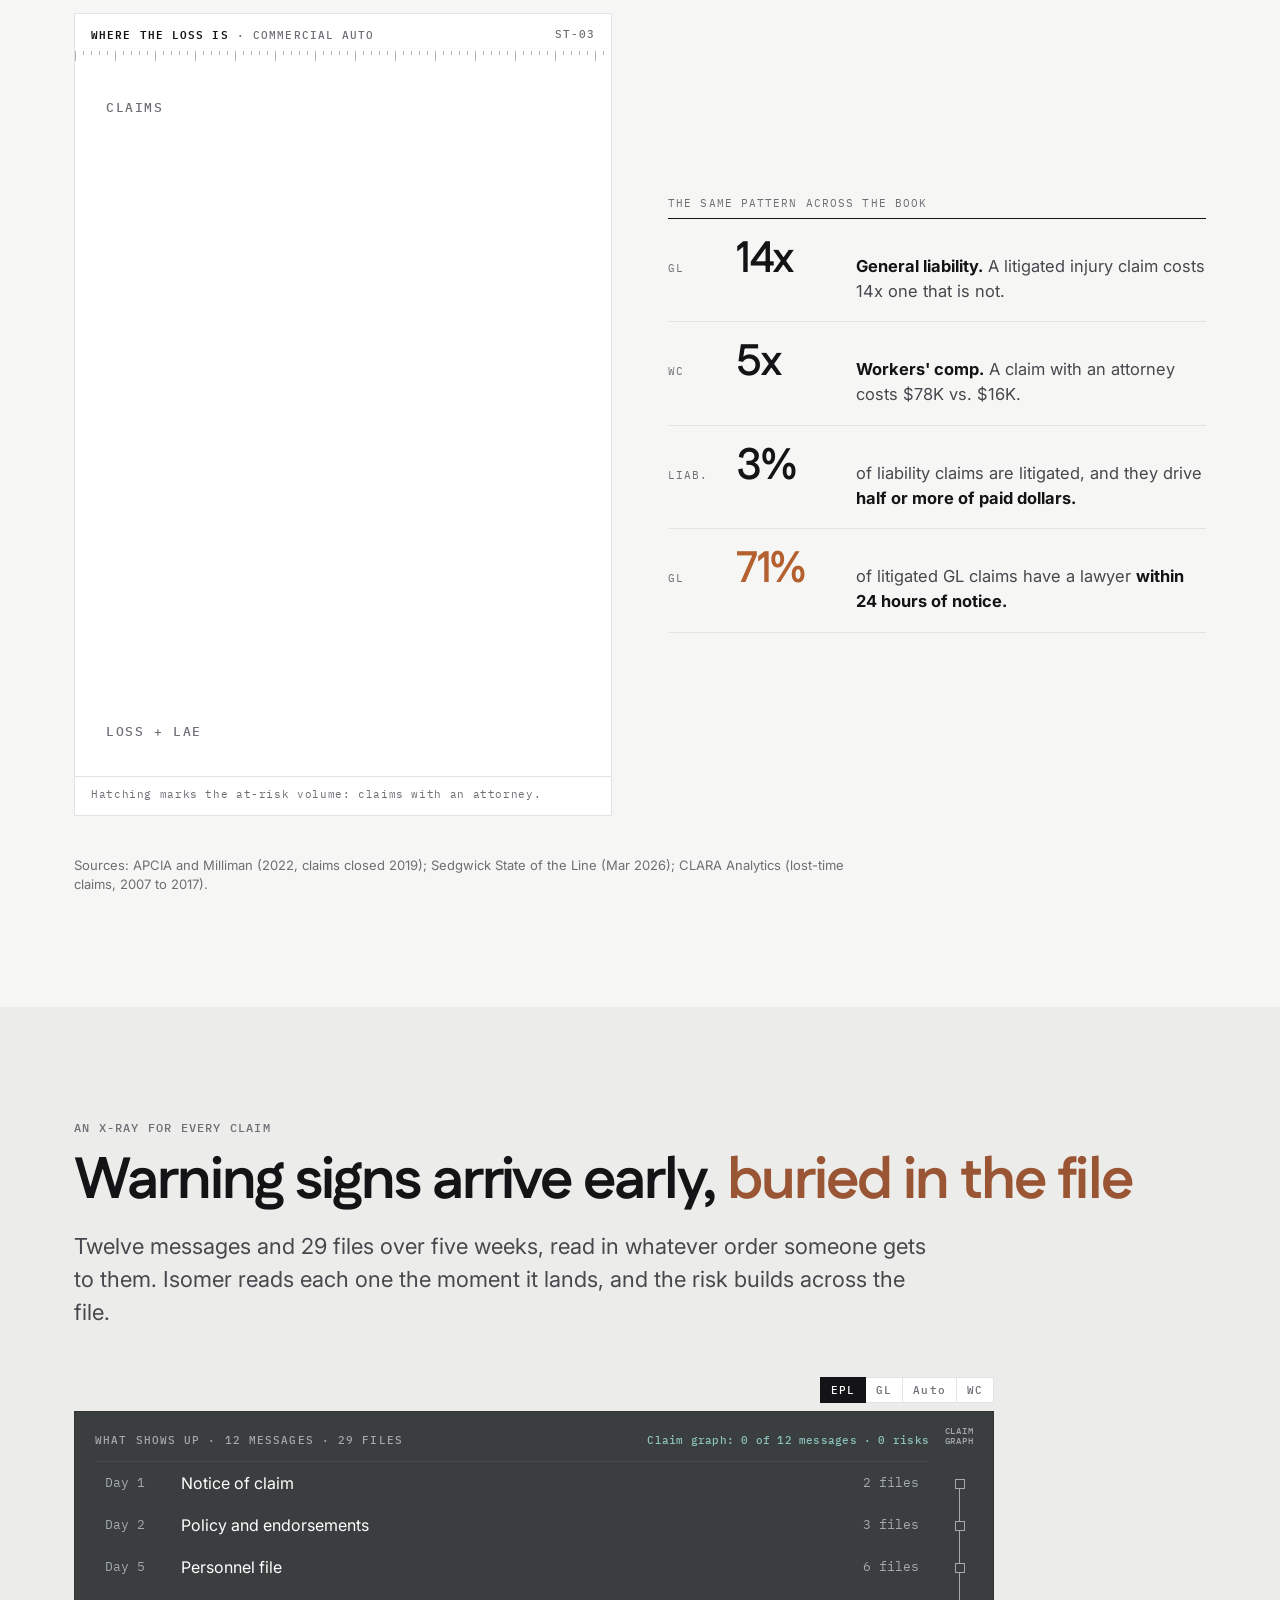
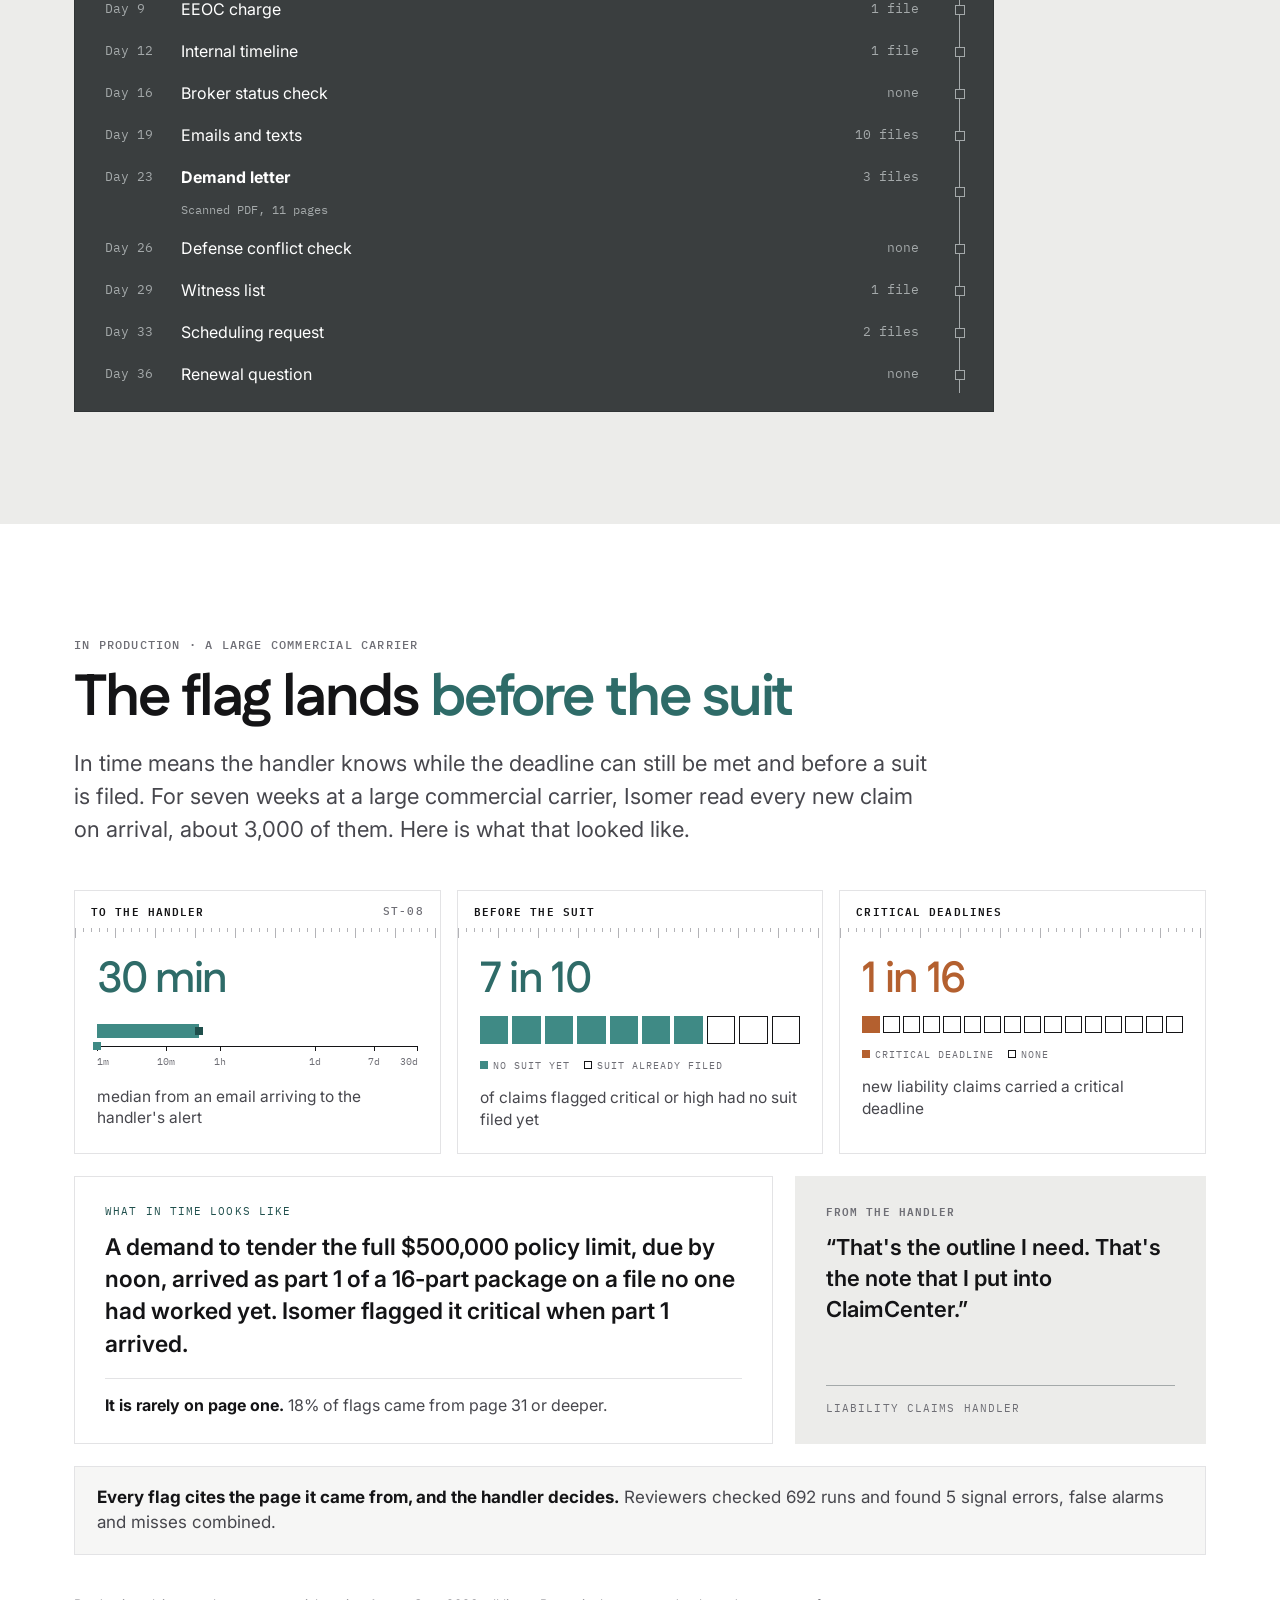
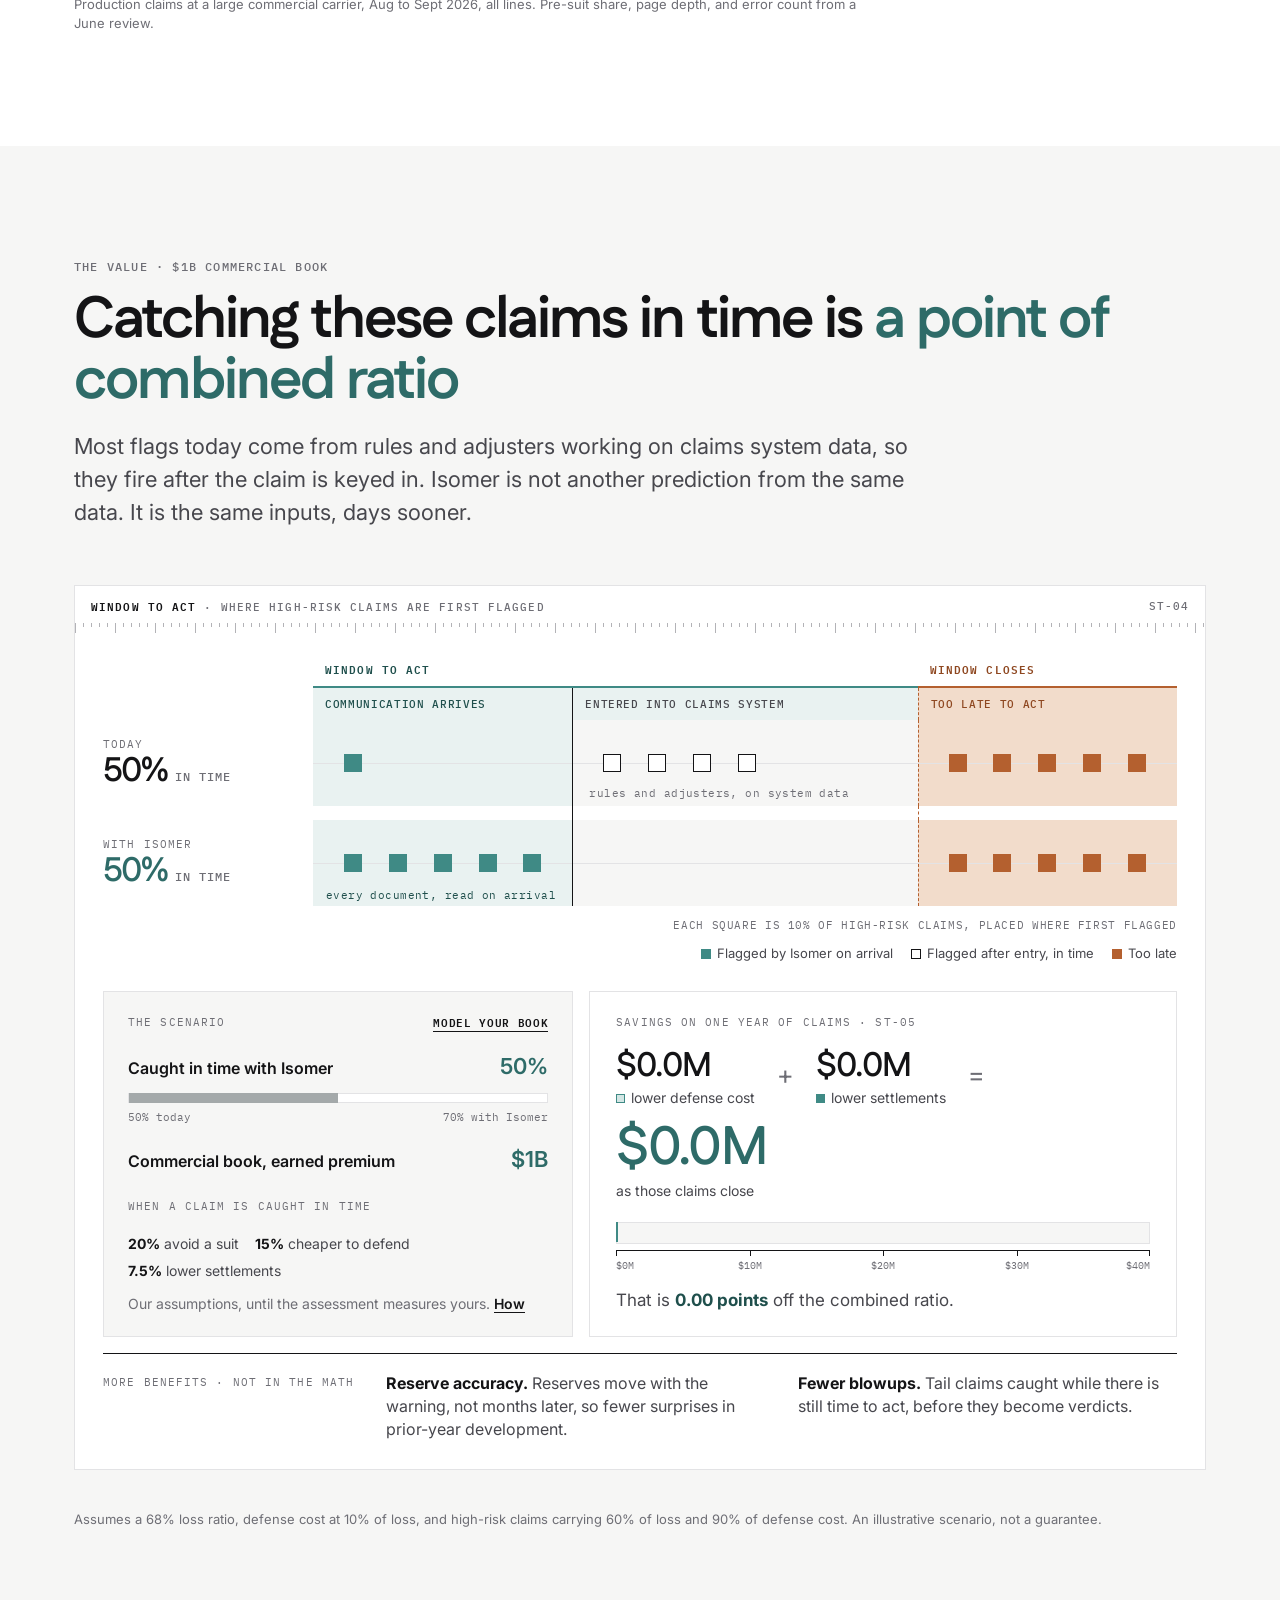
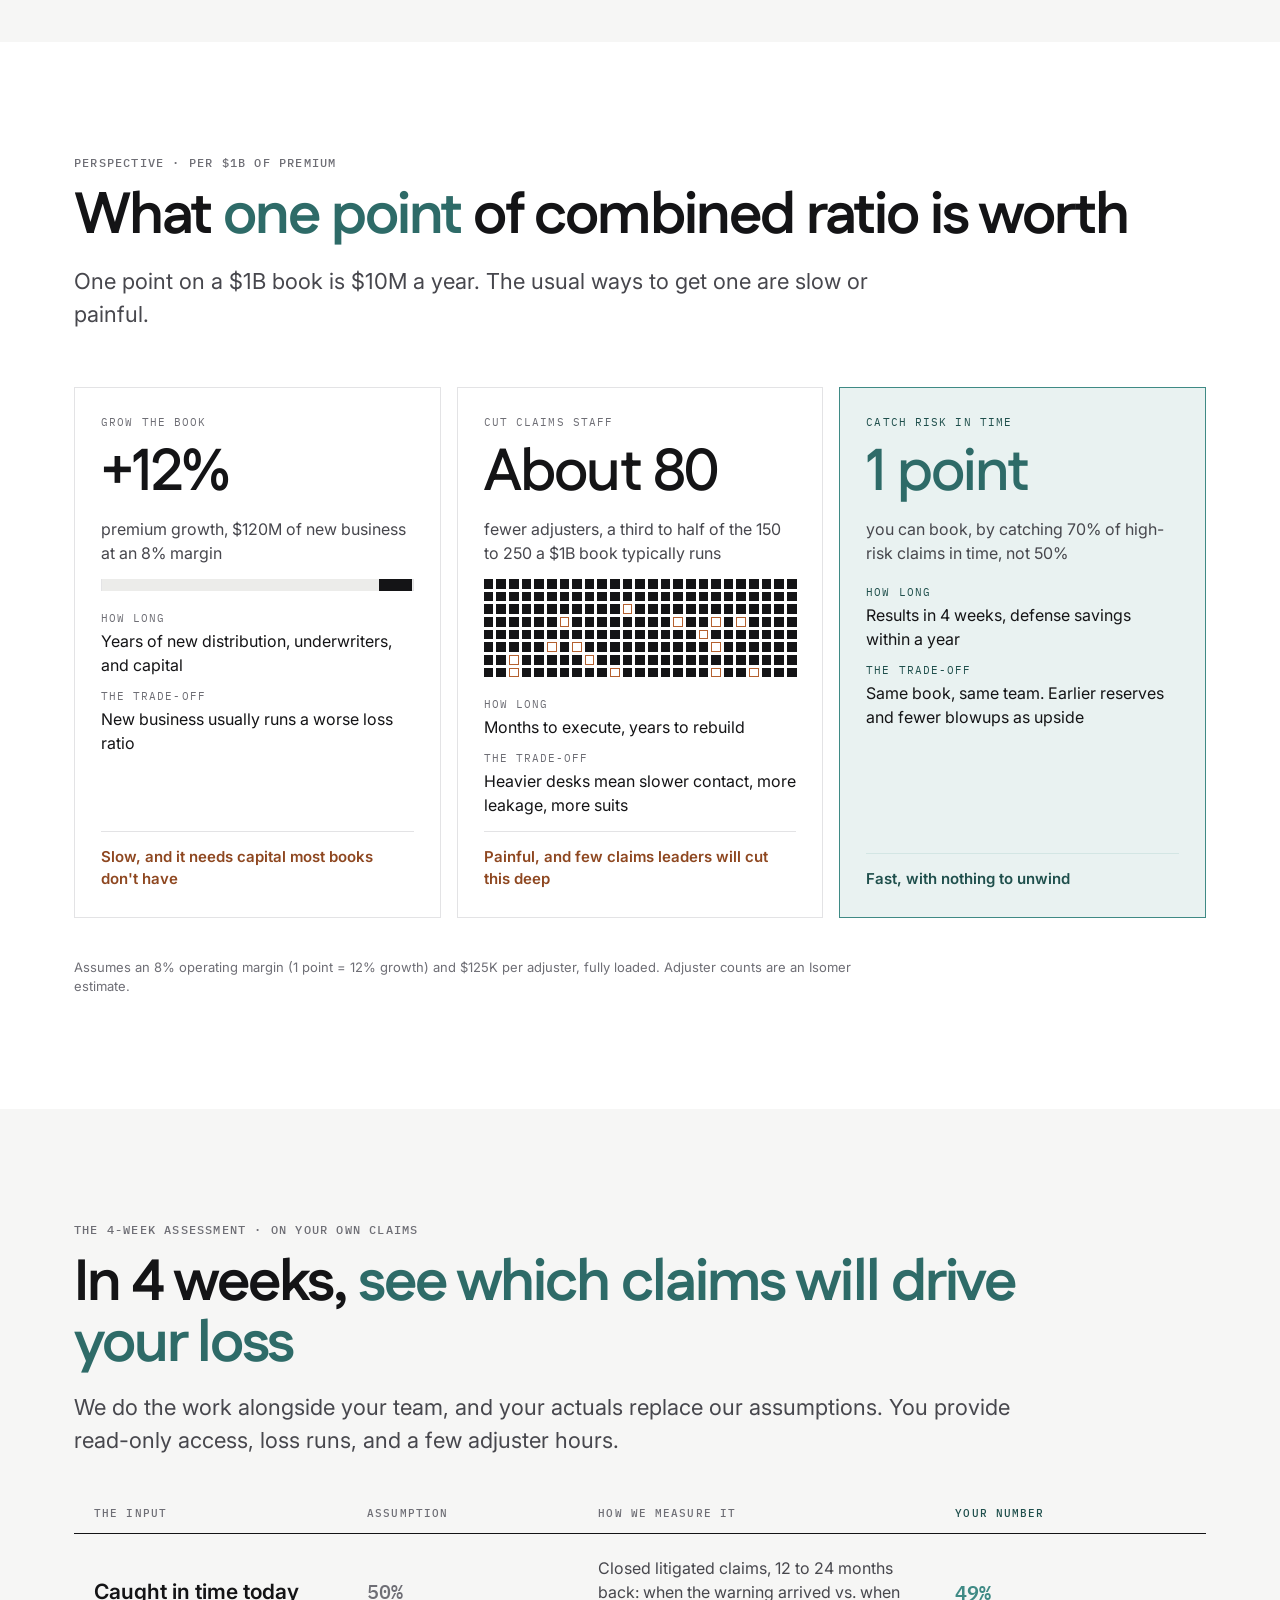
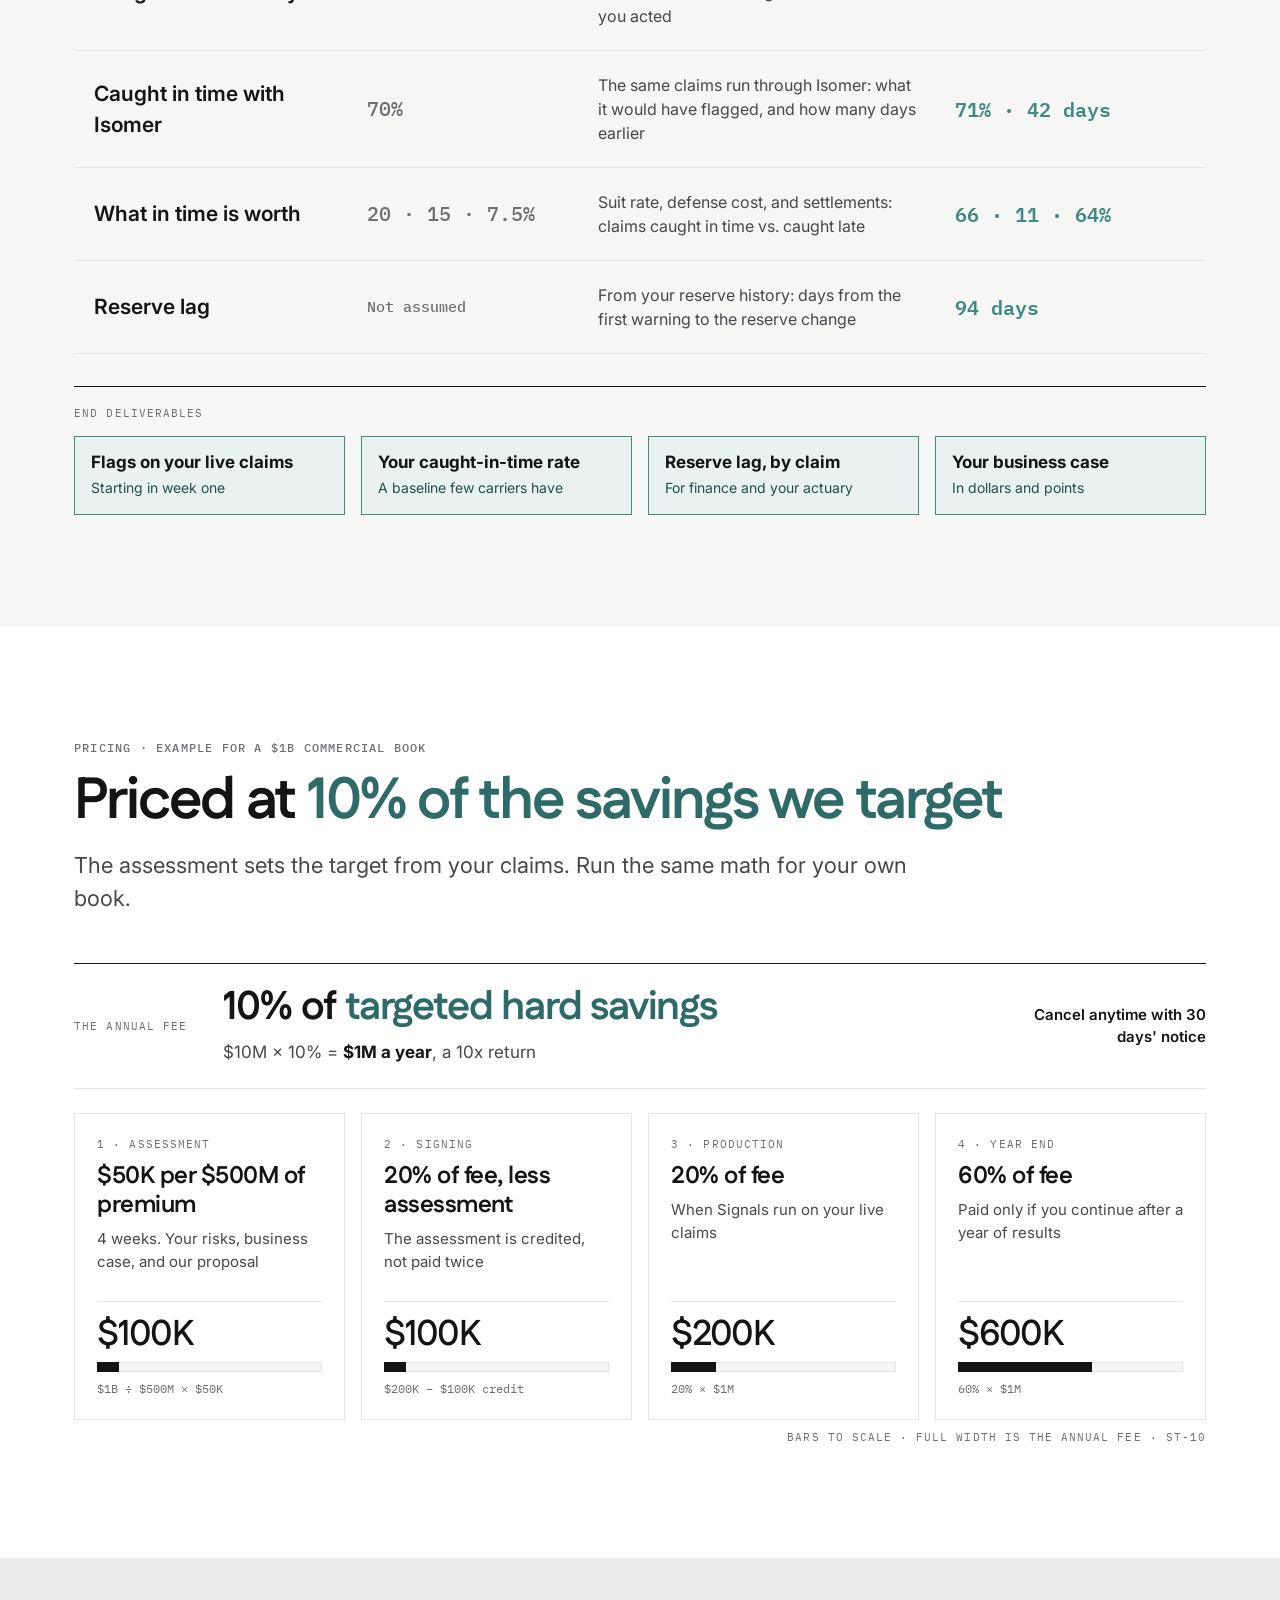
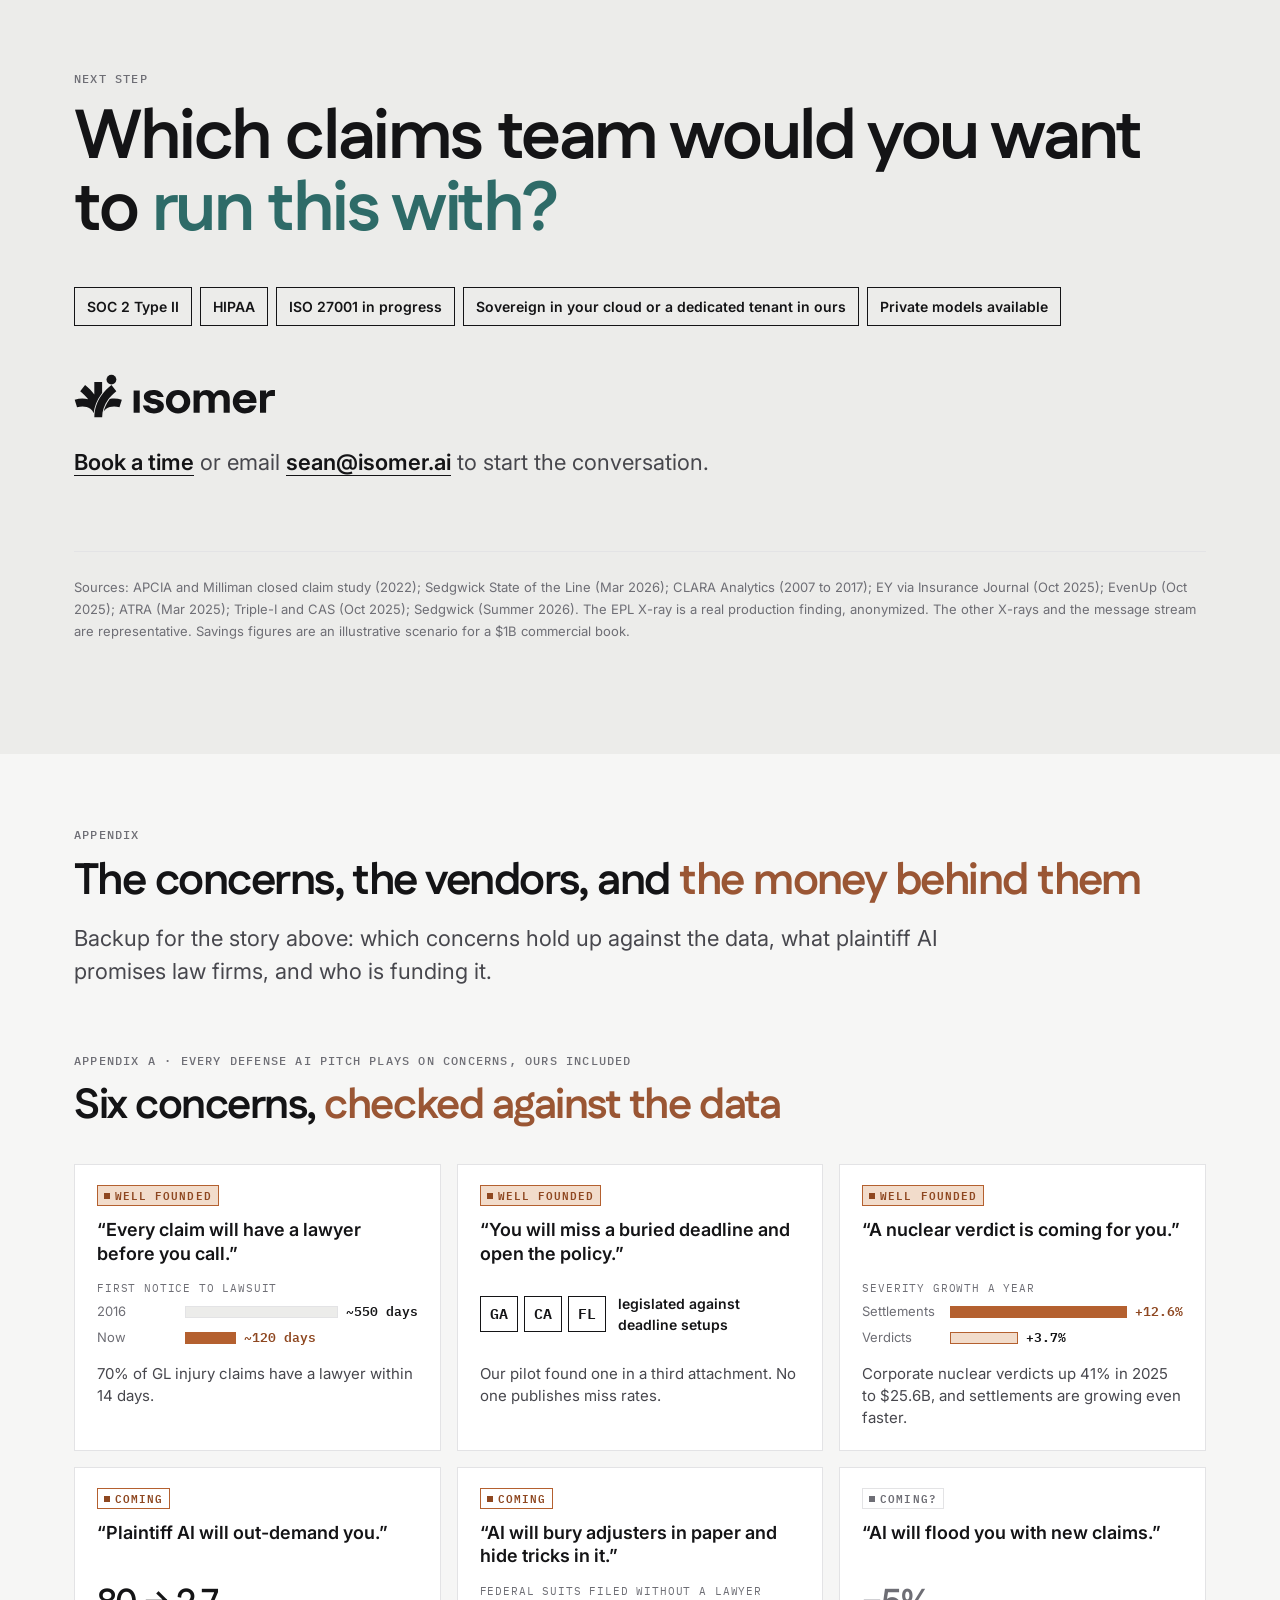
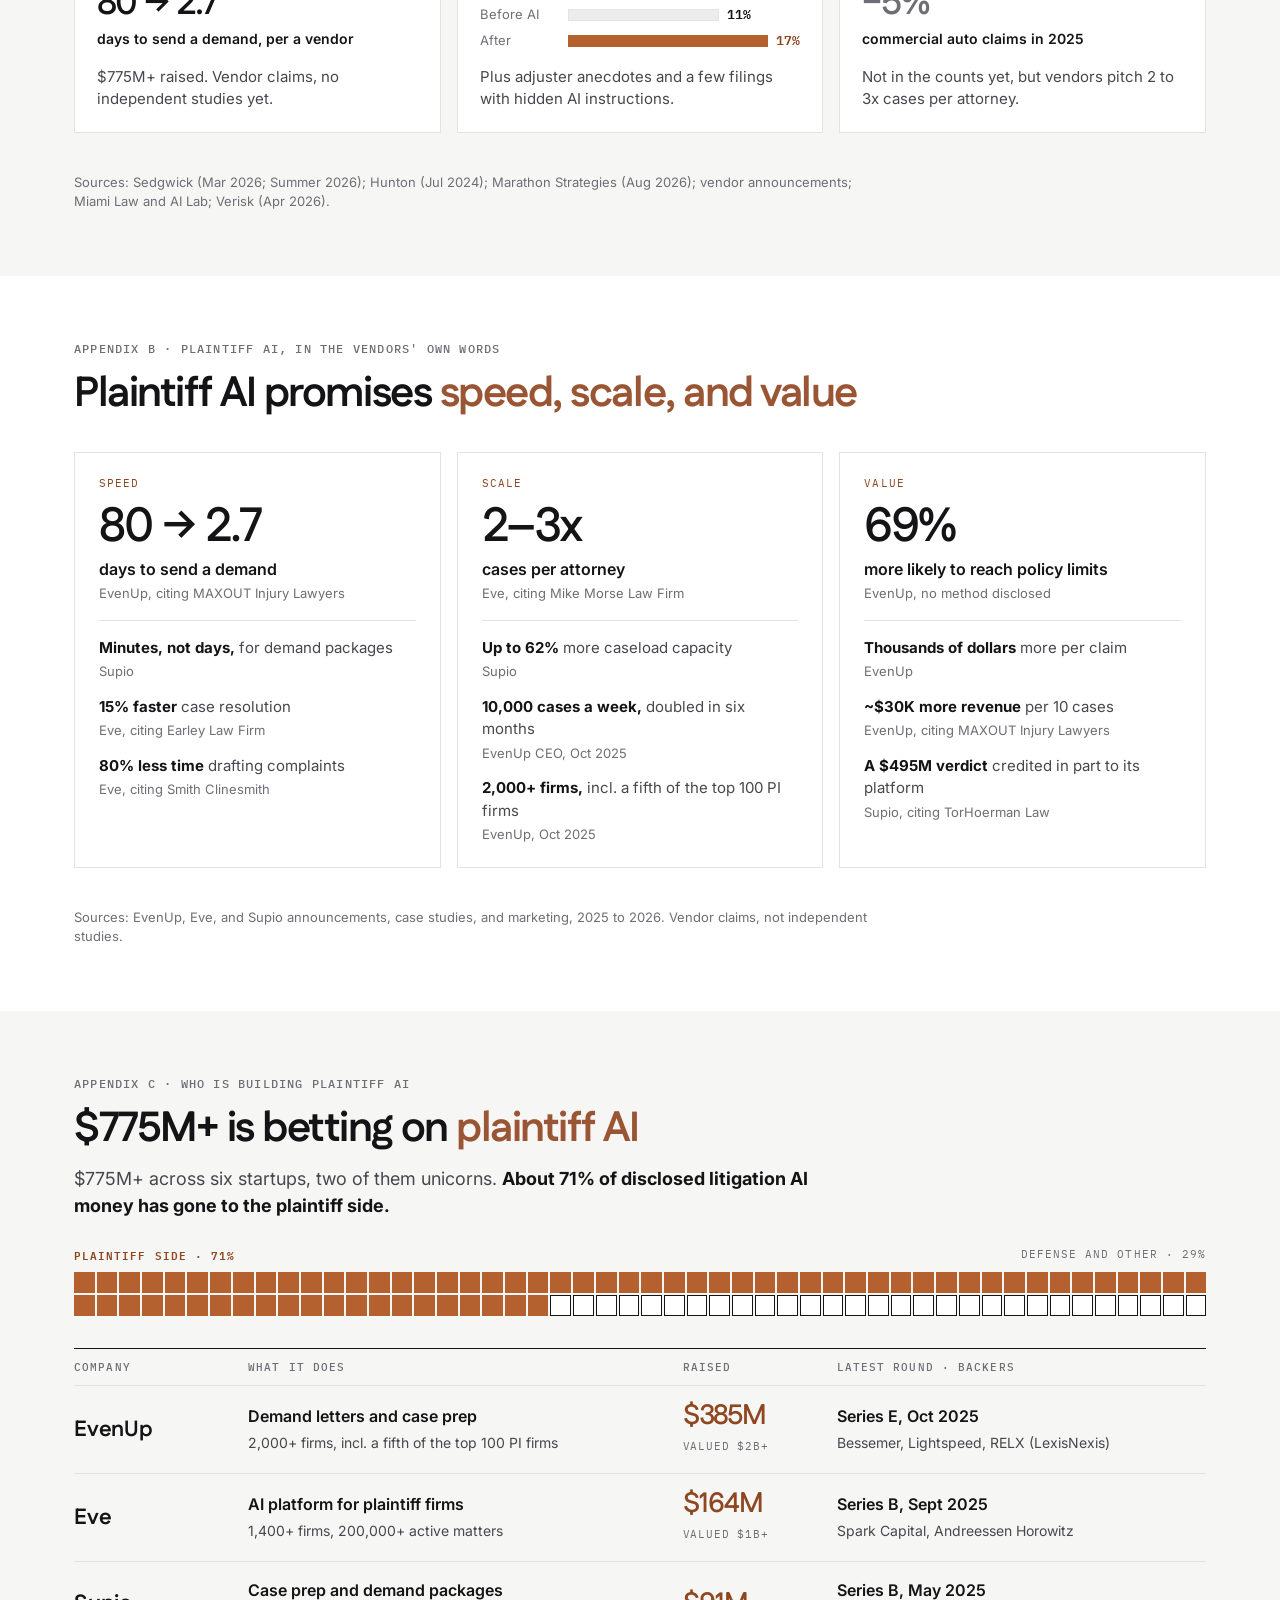
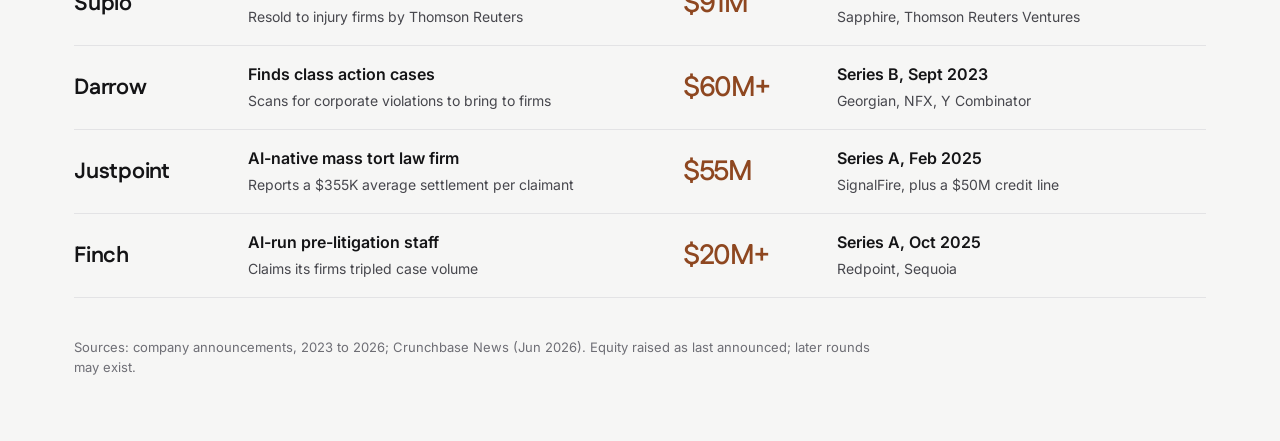
<file: proposals/copper-verdigris/pitch/index.html>
<!doctype html>
<html lang="en">
<head>
<meta charset="utf-8">
<meta name="robots" content="noindex">
<title>Moved</title>
<link rel="canonical" href="https://isomer-ai.github.io/brand/pitch-cv/">
<meta http-equiv="refresh" content="0; url=../../../pitch-cv/">
<script>location.replace("../../../pitch-cv/" + location.search + location.hash)</script>
</head>
<body style="font-family:system-ui,sans-serif;padding:24px">This page moved to <a href="../../../pitch-cv/">isomer-ai.github.io/brand/pitch-cv/</a>.</body>
</html>
</file>
<file: copper-verdigris/tokens.css>
/* Copper Verdigris (proposal). Source: palette.json. */
@import url("https://fonts.googleapis.com/css2?family=Fustat:wght@400;500;600;700;800&family=Inter:wght@400;500;600;700&family=IBM+Plex+Mono:wght@400;500;600&display=swap");

:root {
  /* Neutrals */
  --cv-ink: #141416;
  --cv-graphite: #3A3E3F;
  --cv-graphite-deep: #303435;
  --cv-graphite-raised: #45494A;
  --cv-on-graphite-muted: #A4A9AA;
  --cv-body: #47474D;
  --cv-muted: #6E6E75;
  --cv-rule: #DDDDDA;
  --cv-hairline: #E3E3E5;
  --cv-section-gray: #ECECEA;
  --cv-paper: #F6F6F5;
  --cv-white: #FFFFFF;

  /* Copper · the signal */
  --cv-copper: #B4602F;
  --cv-copper-deep: #9A5634;
  --cv-copper-dark: #8E4720;
  --cv-copper-light: #E09C6B;
  --cv-copper-tint: #F2DCCB;

  /* Verdigris · the action */
  --cv-verdigris: #3F8A85;
  --cv-verdigris-deep: #2E6B68;
  --cv-verdigris-dark: #1F4F4C;
  --cv-verdigris-light: #8CC2BC;
  --cv-verdigris-mist: #D3E6E4;
  --cv-verdigris-tint: #E9F2F1;

  /* Status · for apps */
  --cv-oxide-red: #B4232F;
  --cv-red-deep: #8F1B25;
  --cv-red-light: #F08A92;
  --cv-red-tint: #F8DEE0;
  --cv-cobalt: #2F5D99;
  --cv-cobalt-deep: #234878;
  --cv-cobalt-light: #8FB4E3;
  --cv-cobalt-tint: #E3ECF7;

  /* Semantic aliases */
  --cv-signal: var(--cv-copper);
  --cv-action: var(--cv-verdigris);
  --cv-warning: var(--cv-copper);
  --cv-critical: var(--cv-oxide-red);
  --cv-ok: var(--cv-cobalt);
  --cv-bg: var(--cv-paper);
  --cv-text: var(--cv-ink);
  --cv-screen: var(--cv-graphite);

  /* Type */
  --cv-font-display: "Fustat", system-ui, -apple-system, "Segoe UI", sans-serif; /* titles, headlines and display values */
  --cv-font-body: "Inter", system-ui, -apple-system, "Segoe UI", sans-serif;   /* body text, UI and captions */
  --cv-font: var(--cv-font-body);
  --cv-mono: "IBM Plex Mono", ui-monospace, monospace;

  /* Email. Web fonts mostly don't load in mail; design for the fallback. */
  --cv-email-display: Fustat, Arial, Helvetica, sans-serif;
  --cv-email-sans: Inter, Arial, Helvetica, sans-serif;
  --cv-email-mono: "IBM Plex Mono", Menlo, Consolas, "Courier New", monospace;

  /* Product UI, light theme. Build app styles on these, not on the raw colors,
     and the dark theme below comes for free. */
  --cv-ui-ground: var(--cv-paper);
  --cv-ui-surface: var(--cv-white);
  --cv-ui-surface-2: var(--cv-section-gray);
  --cv-ui-rule: var(--cv-rule);
  --cv-ui-grid: var(--cv-hairline);
  --cv-ui-heading: var(--cv-ink);
  --cv-ui-text: var(--cv-body);
  --cv-ui-meta: var(--cv-muted);
  --cv-ui-signal: var(--cv-copper);
  --cv-ui-signal-text: var(--cv-copper-dark);
  --cv-ui-signal-tint: var(--cv-copper-tint);
  --cv-ui-action: var(--cv-verdigris);
  --cv-ui-action-text: var(--cv-verdigris-deep);
  --cv-ui-action-tint: var(--cv-verdigris-tint);
  --cv-ui-critical: var(--cv-oxide-red);
  --cv-ui-critical-tint: var(--cv-red-tint);
  --cv-ui-ok: var(--cv-cobalt);
  --cv-ui-ok-tint: var(--cv-cobalt-tint);
  --cv-ui-focus: var(--cv-verdigris-deep);
}

/* Product UI, dark theme: the page becomes a graphite screen.
   Opt in with data-cv-theme="dark" on any element, usually <html>. */
[data-cv-theme="dark"] {
  color-scheme: dark;
  --cv-ui-ground: var(--cv-graphite-deep);
  --cv-ui-surface: var(--cv-graphite);
  --cv-ui-surface-2: var(--cv-graphite-raised);
  --cv-ui-rule: var(--cv-graphite-raised);
  --cv-ui-grid: var(--cv-graphite-raised);
  --cv-ui-heading: var(--cv-white);
  --cv-ui-text: var(--cv-paper);
  --cv-ui-meta: var(--cv-on-graphite-muted);
  --cv-ui-signal: var(--cv-copper-light);
  --cv-ui-signal-text: var(--cv-copper-light);
  --cv-ui-signal-tint: var(--cv-graphite-raised);
  --cv-ui-action: var(--cv-verdigris-light);
  --cv-ui-action-text: var(--cv-verdigris-light);
  --cv-ui-action-tint: var(--cv-graphite-raised);
  --cv-ui-critical: var(--cv-red-light);
  --cv-ui-critical-tint: var(--cv-graphite-raised);
  --cv-ui-ok: var(--cv-cobalt-light);
  --cv-ui-ok-tint: var(--cv-graphite-raised);
  --cv-ui-focus: var(--cv-verdigris-light);
}

/* Brand devices. Flat segments: copper first, about 70 / 20 / 10. */
:root {
  --cv-band-on-ink: linear-gradient(90deg, var(--cv-copper) 0 70%, var(--cv-copper-light) 70% 90%, var(--cv-verdigris) 90% 100%);
  --cv-band-on-paper: linear-gradient(90deg, var(--cv-copper-deep) 0 70%, var(--cv-copper) 70% 90%, var(--cv-verdigris-deep) 90% 100%);
}
</file>
<file: tokens.css>
/* Isomer brand tokens. Source of truth: brand.json / guidelines/isomer-design-guideline.pdf */
@import url("https://fonts.googleapis.com/css2?family=Fustat:wght@200..800&family=Inter:wght@300..800&display=swap");

:root {
  /* Core palette */
  --isomer-blue: #000441;
  --isomer-accent-purple: #776DEB;
  --isomer-light-purple: #9188F5;
  --isomer-secondary-orange: #FFA574;
  --isomer-light-gray: #F8F6FF;
  --isomer-white: #FFFFFF;

  /* Isomer Blue tints */
  --isomer-blue-100: #000441;
  --isomer-blue-70: #4D507A;
  --isomer-blue-60: #66688D;
  --isomer-blue-50: #8082A0;
  --isomer-blue-40: #999BB3;

  /* Accent Purple tints */
  --isomer-purple-100: #776DEB;
  --isomer-purple-80: #9188F5;
  --isomer-purple-60: #ADA7F3;
  --isomer-purple-45: #C2BDF6;

  /* Typography */
  --isomer-font-display: "Fustat", system-ui, -apple-system, "Segoe UI", sans-serif; /* titles and headlines */
  --isomer-font-body: "Inter", system-ui, -apple-system, "Segoe UI", sans-serif;   /* body text */
  --isomer-font: var(--isomer-font-body);
}
</file>
